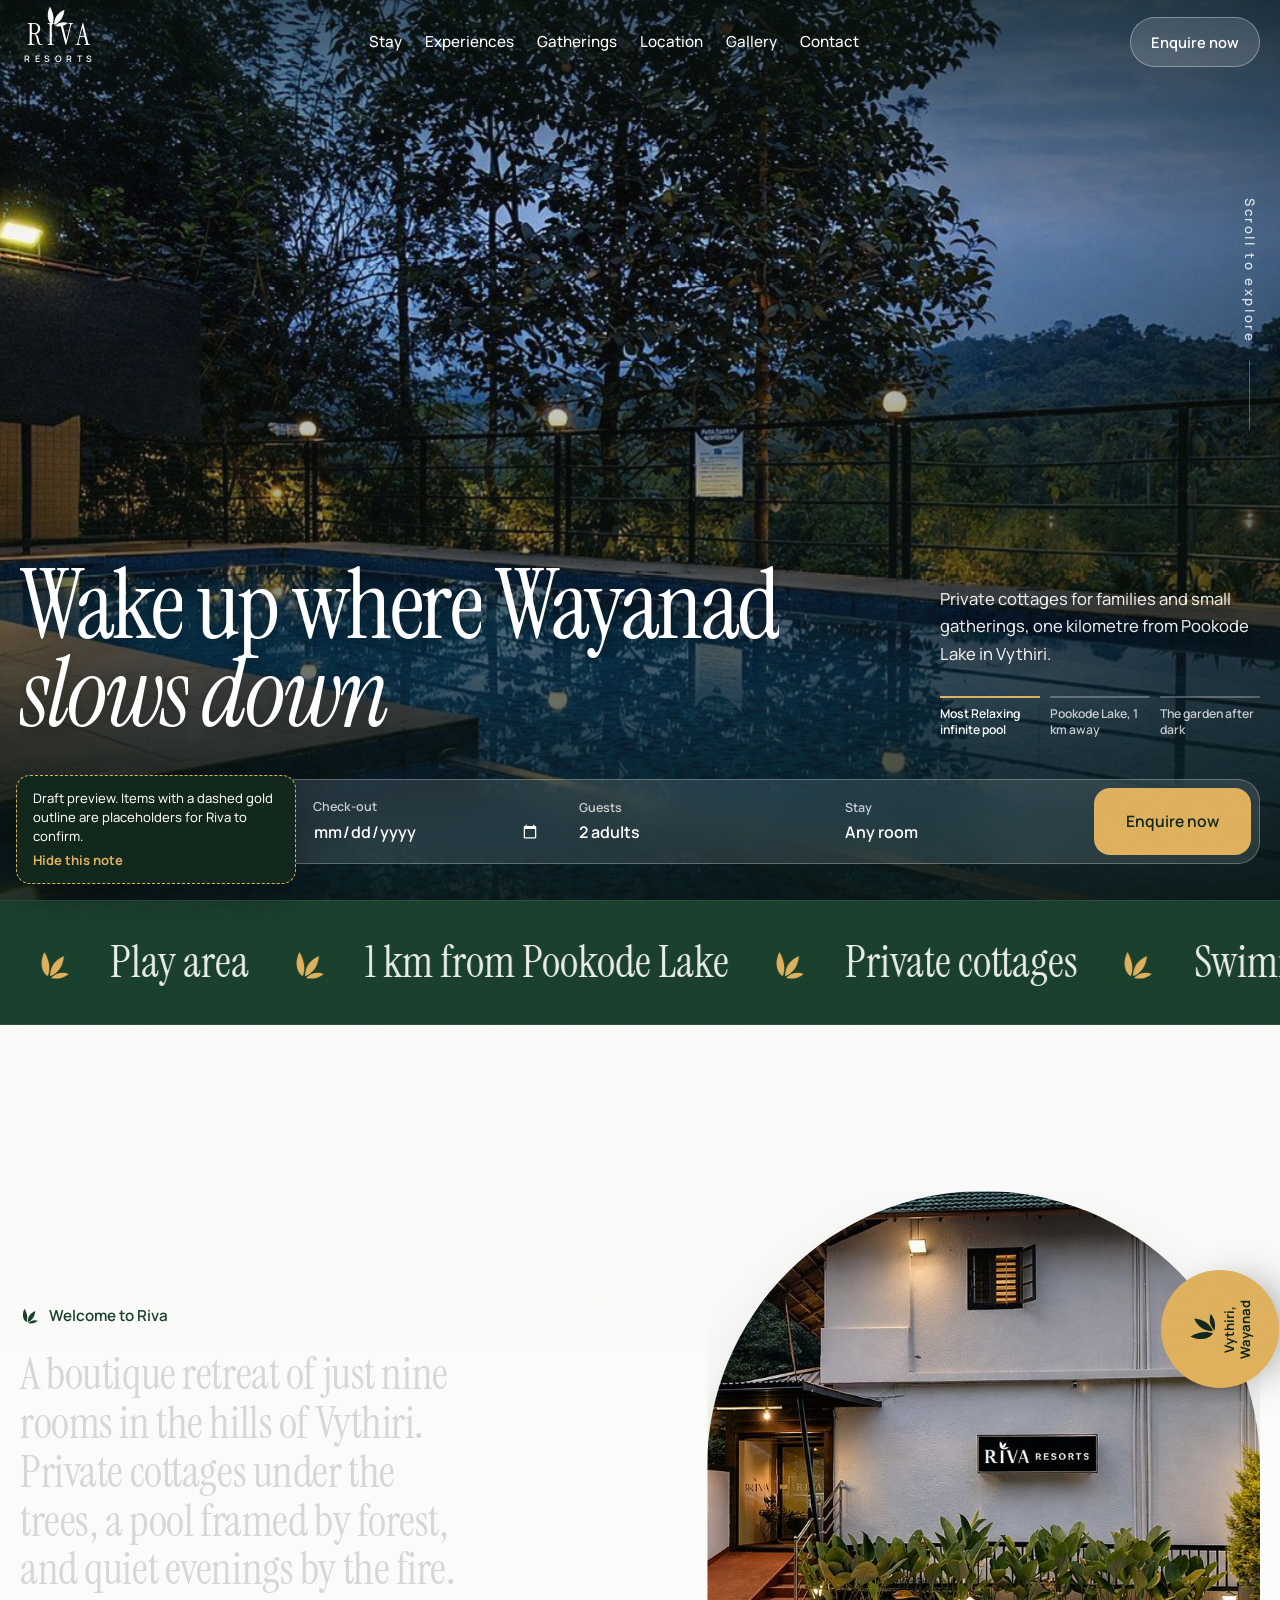
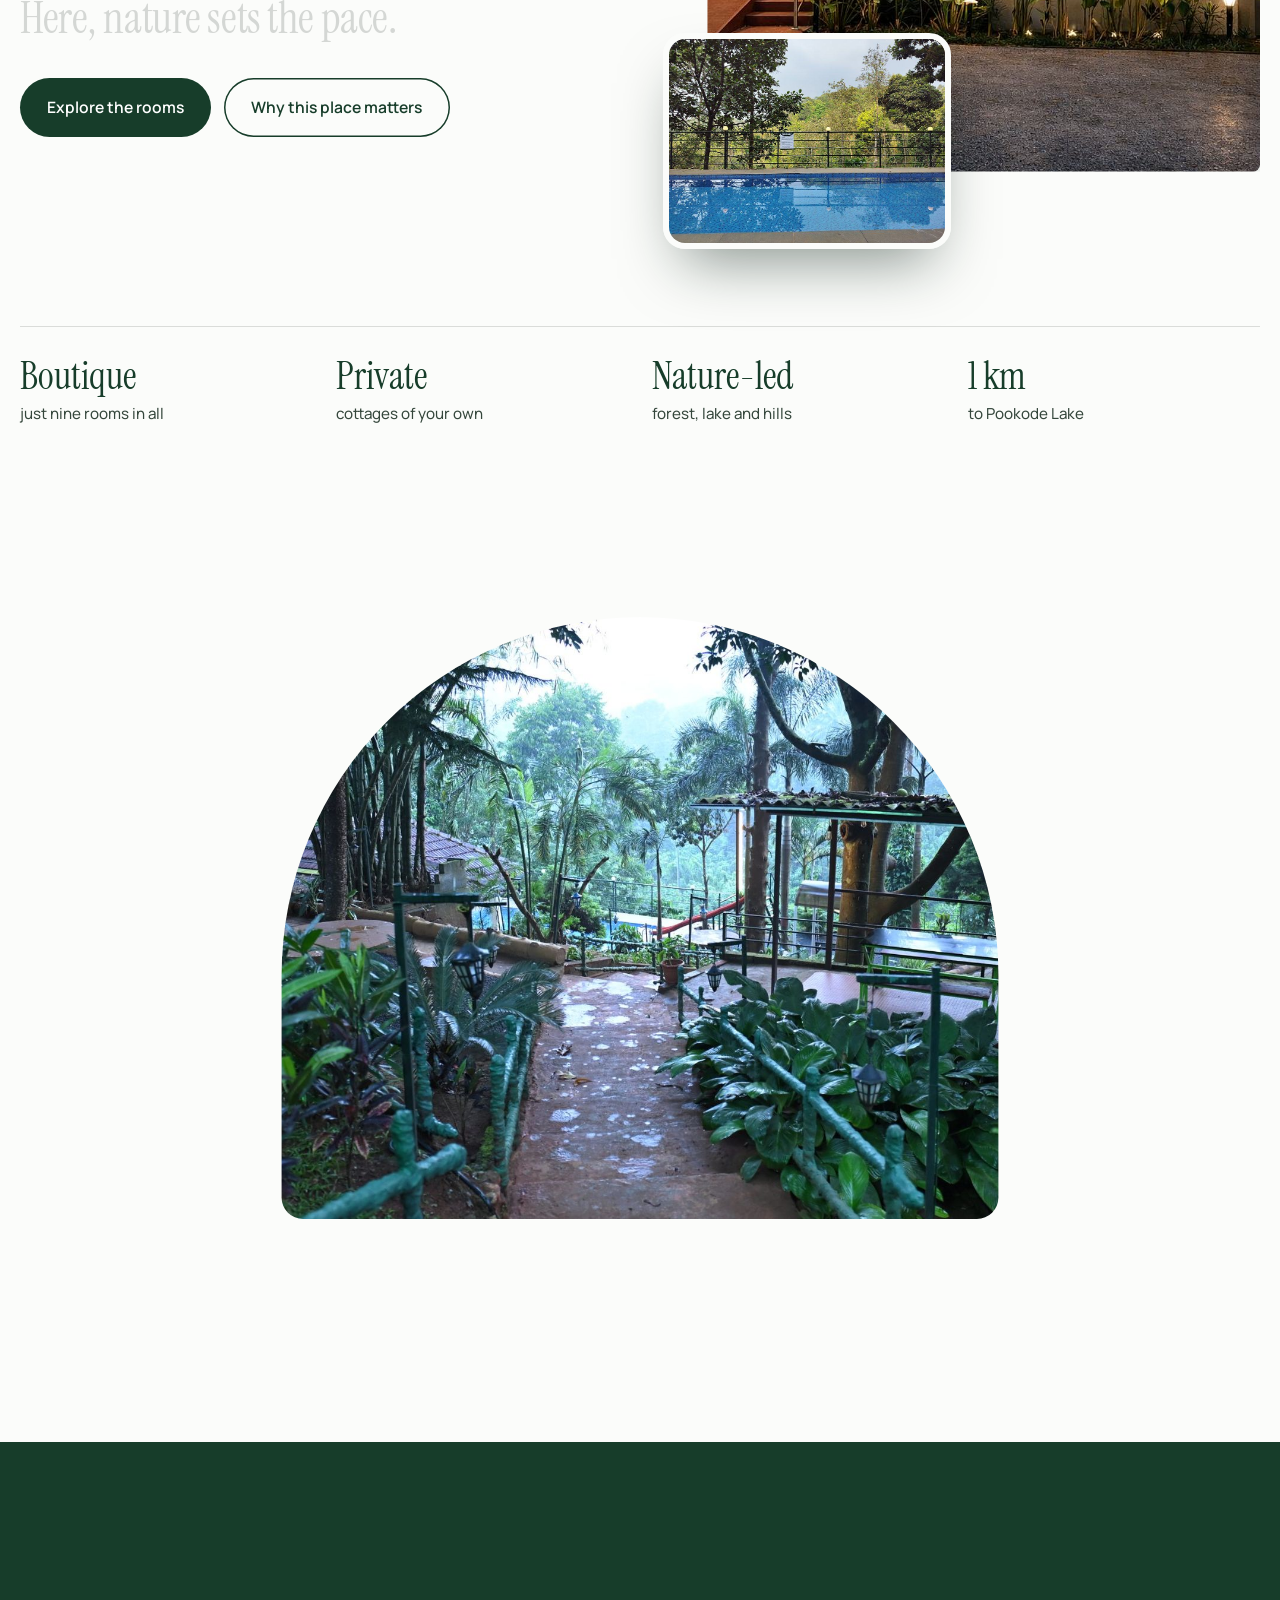
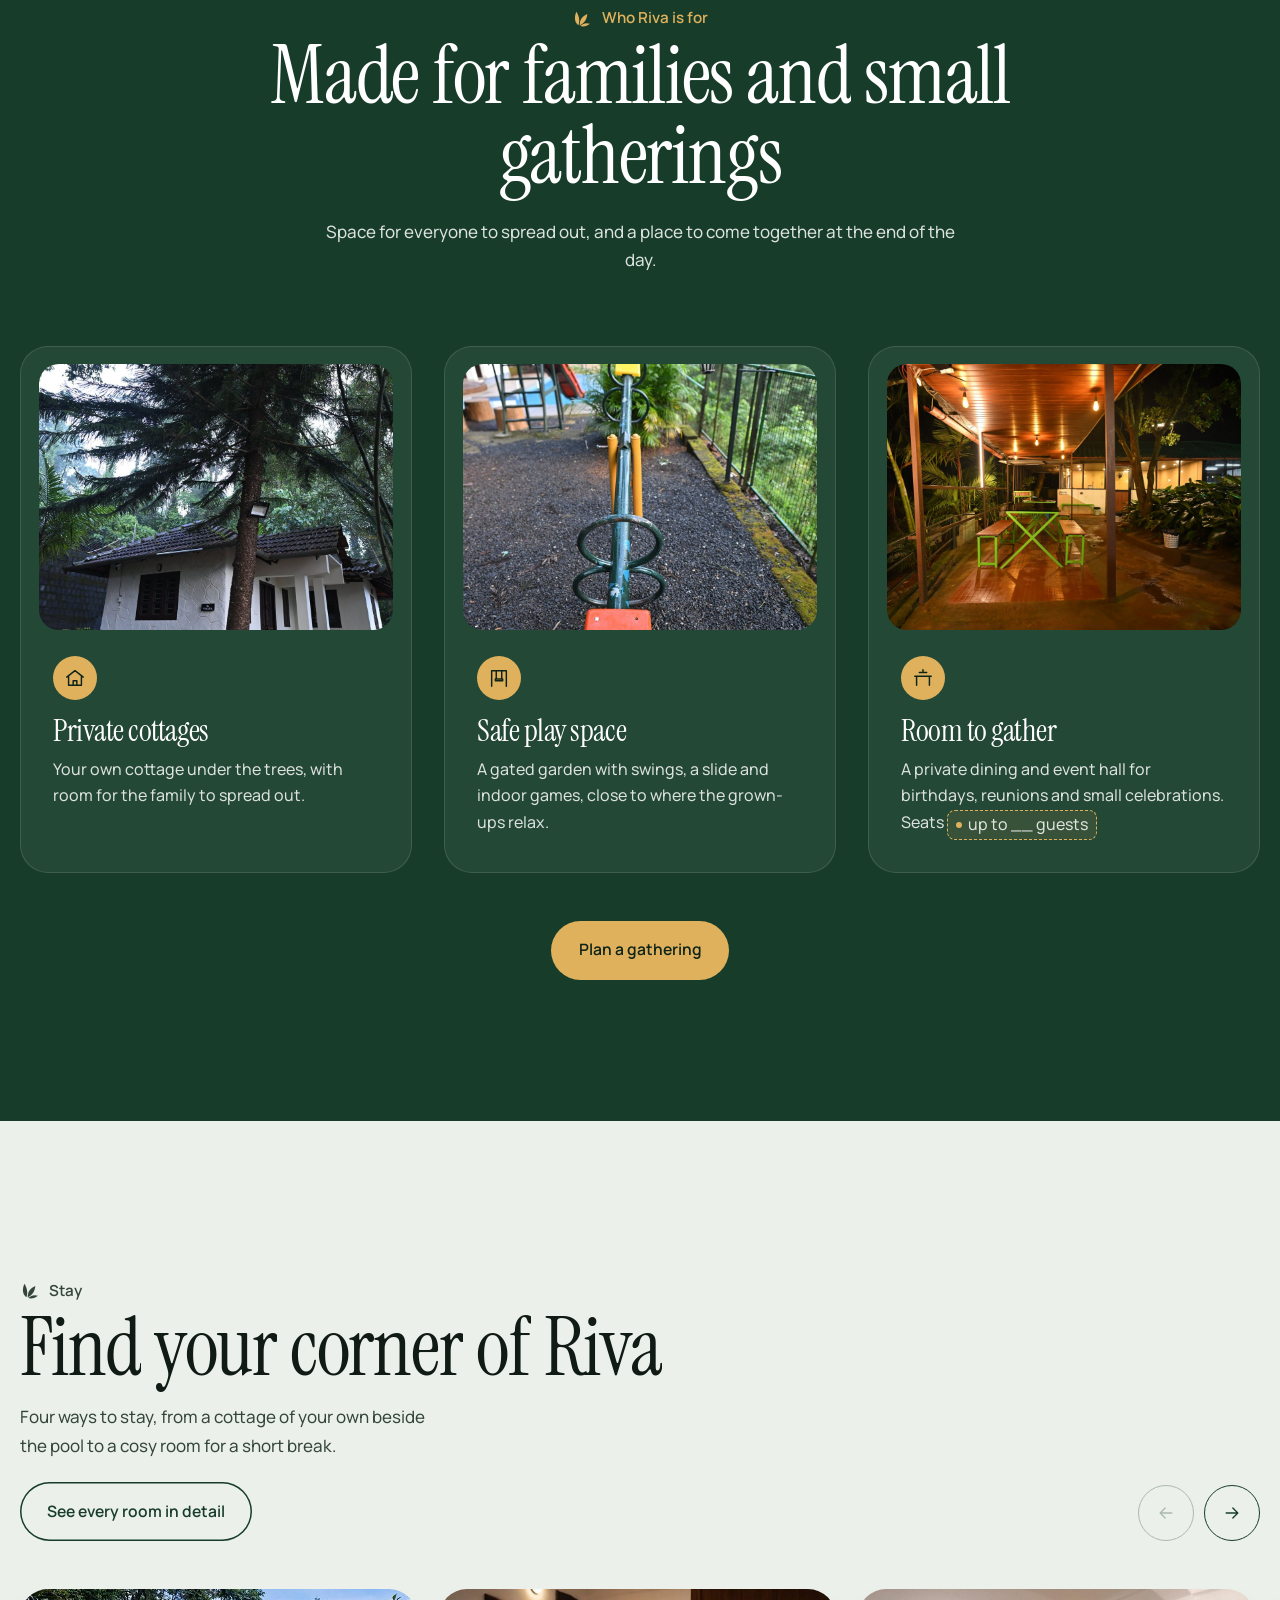
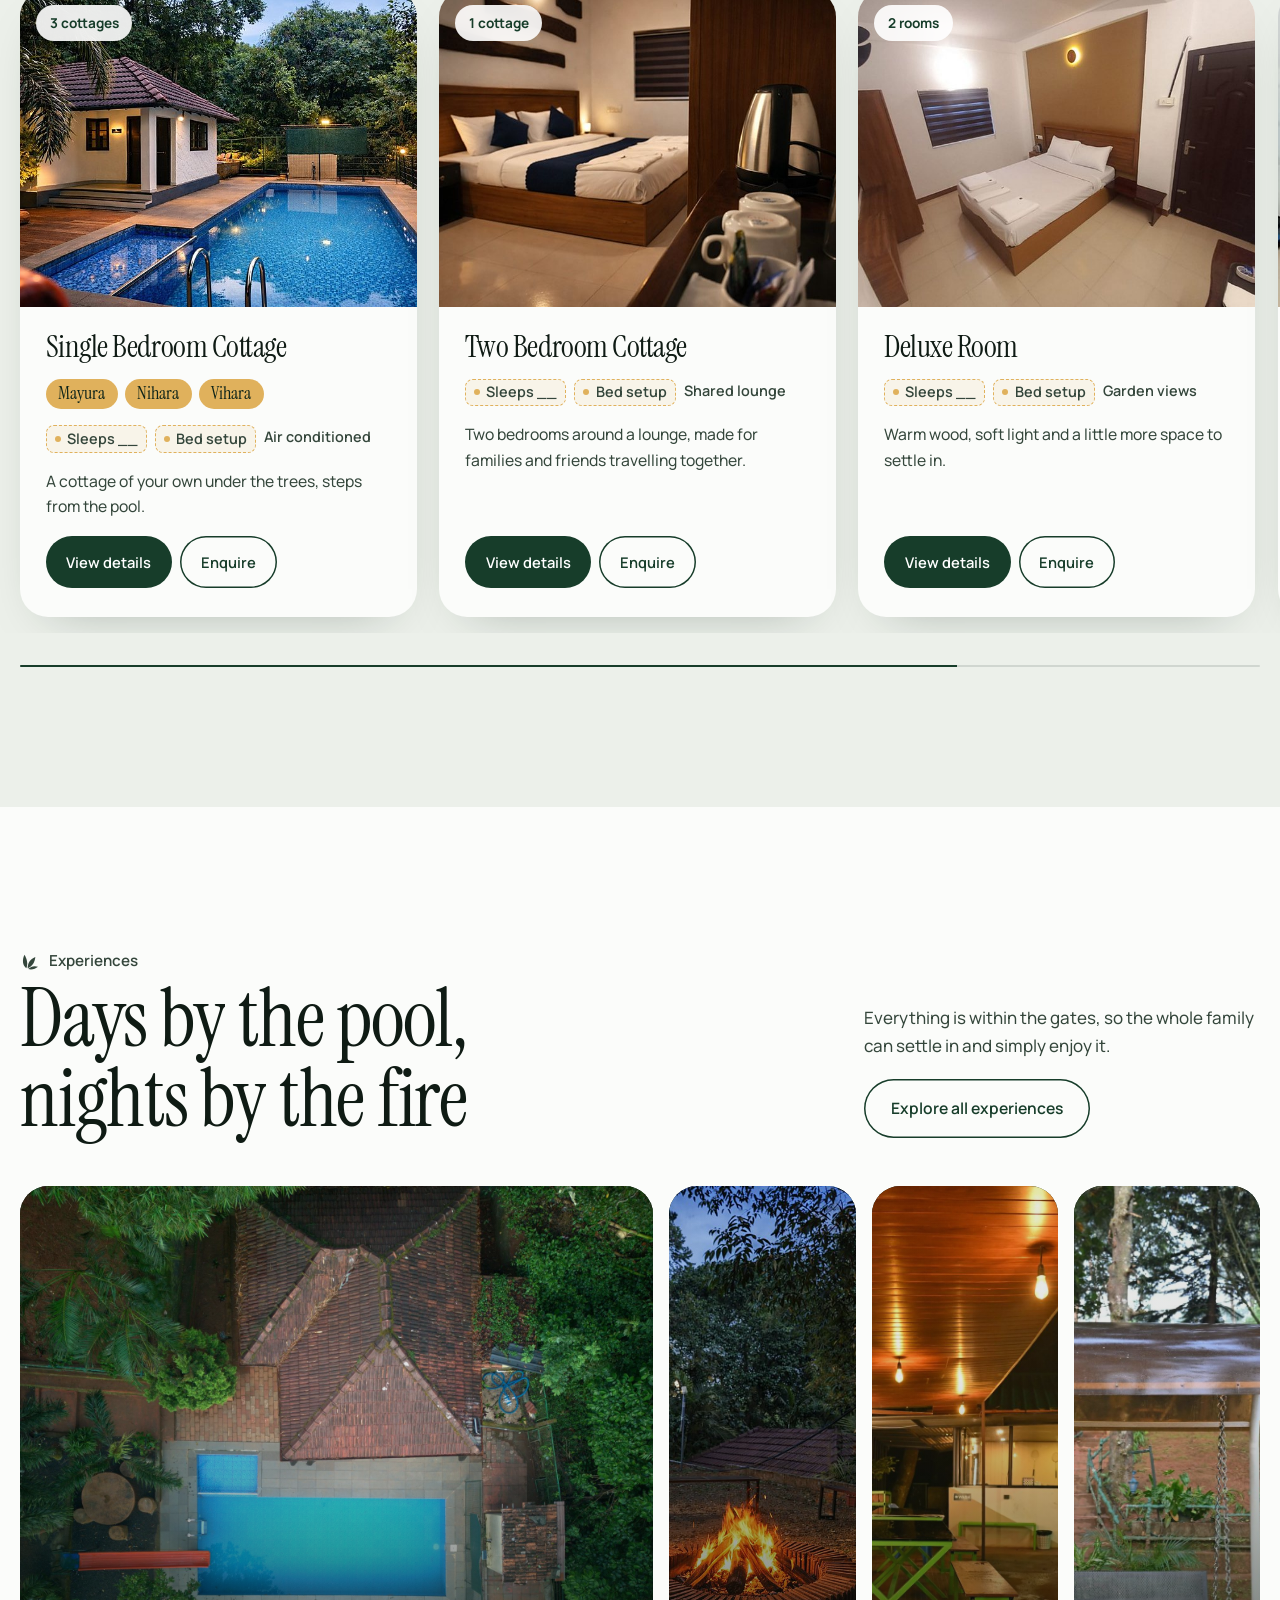
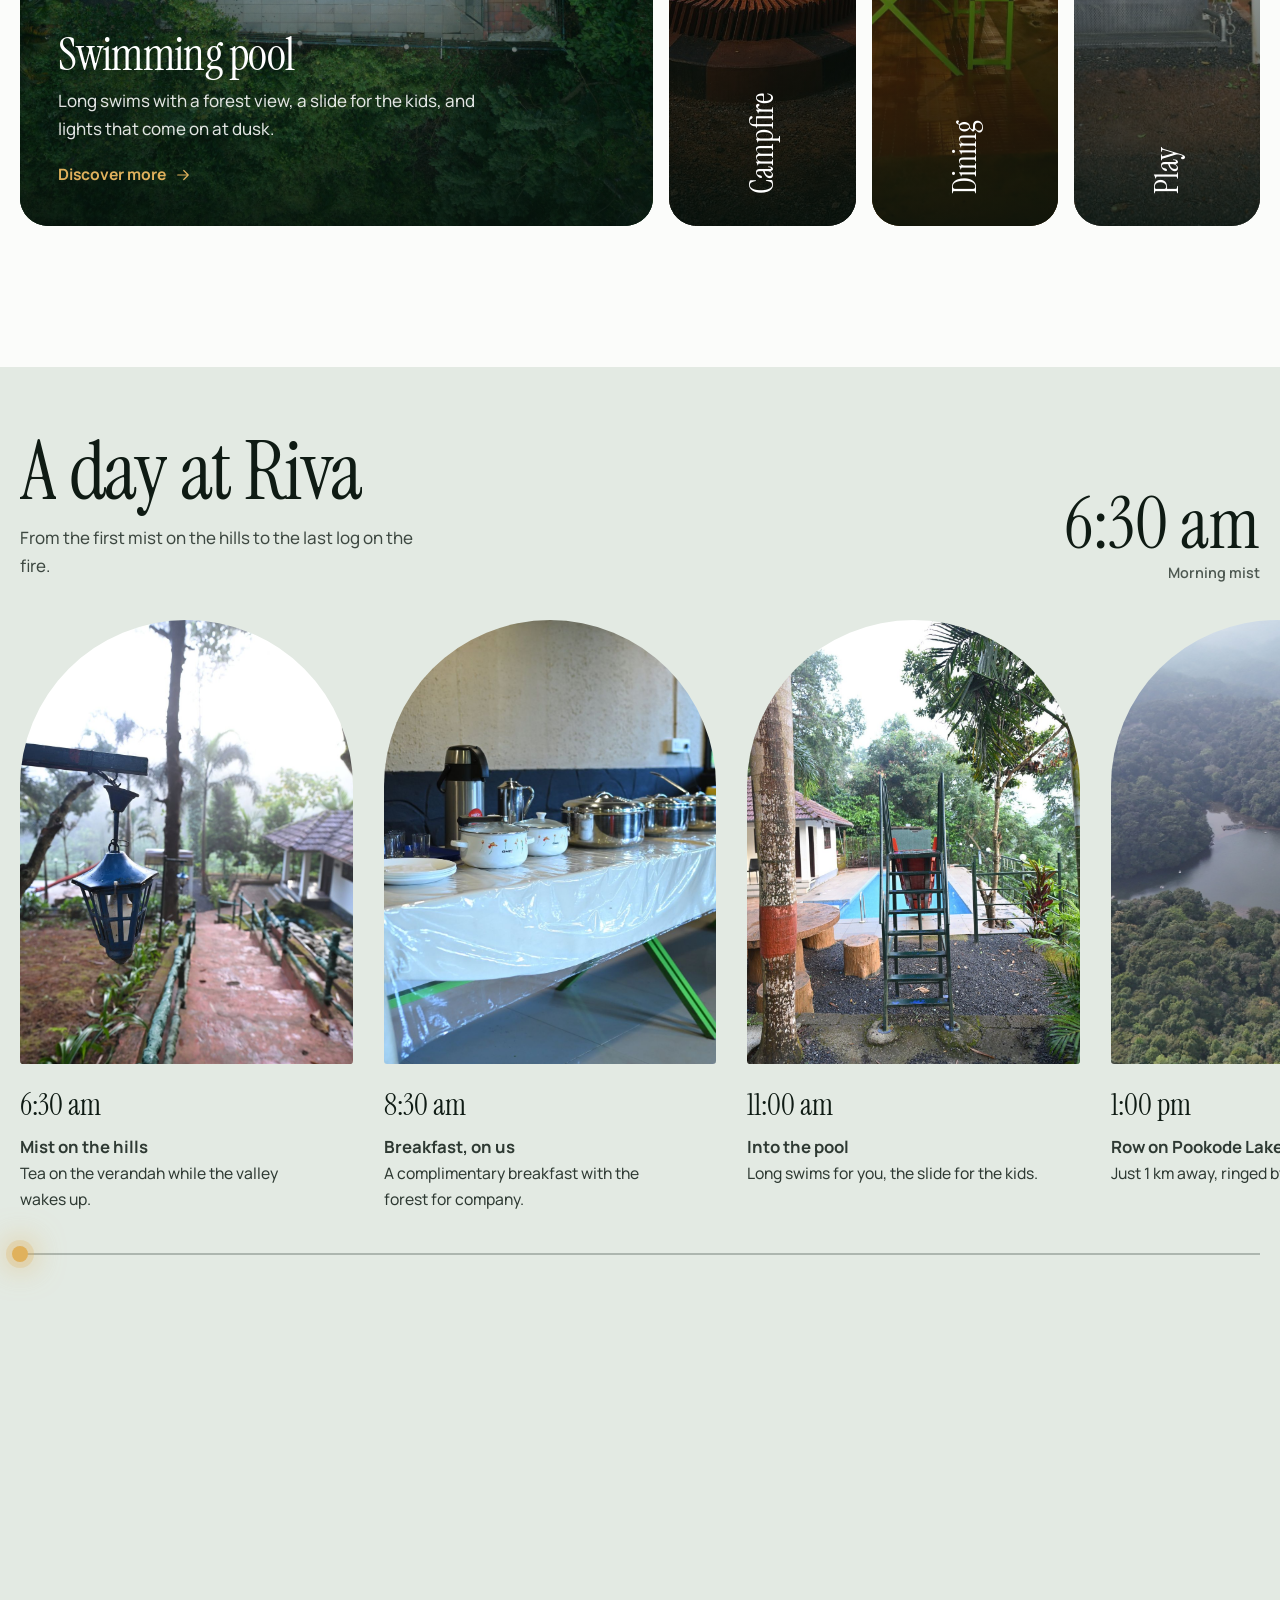
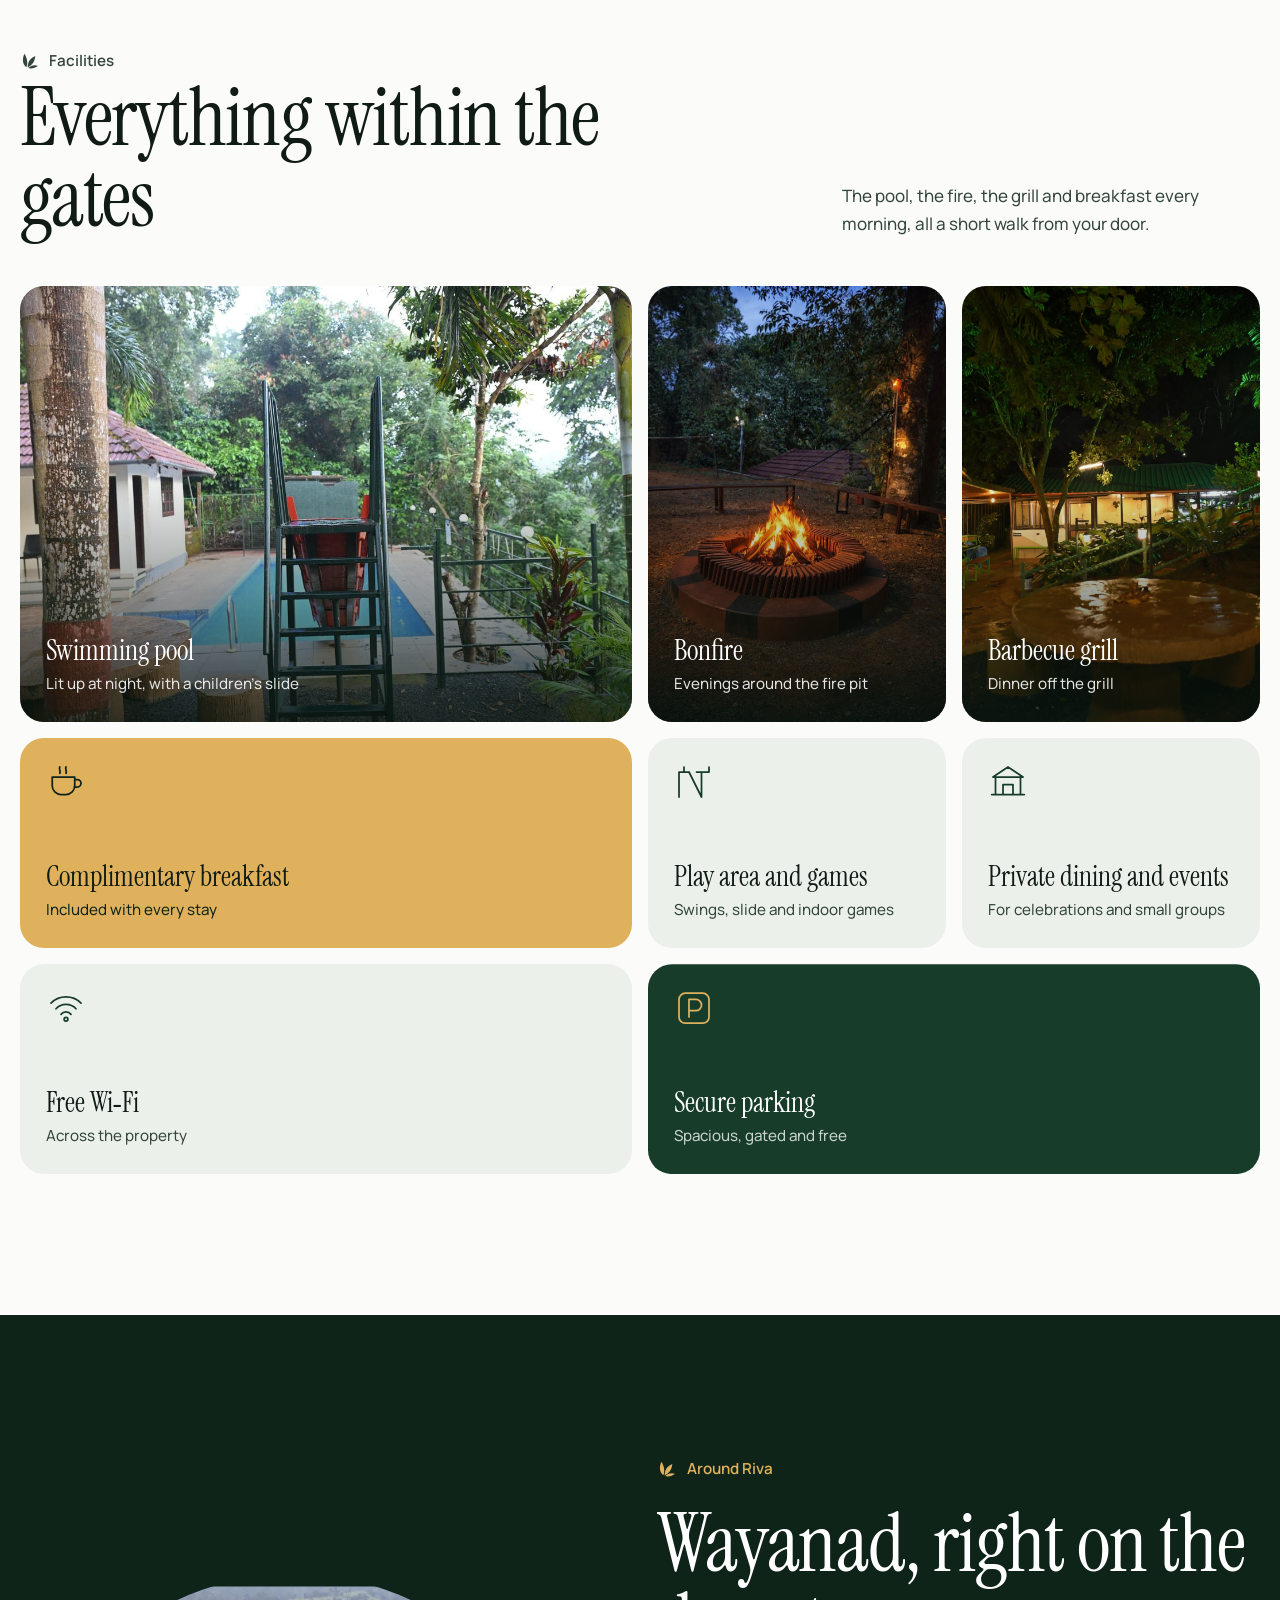
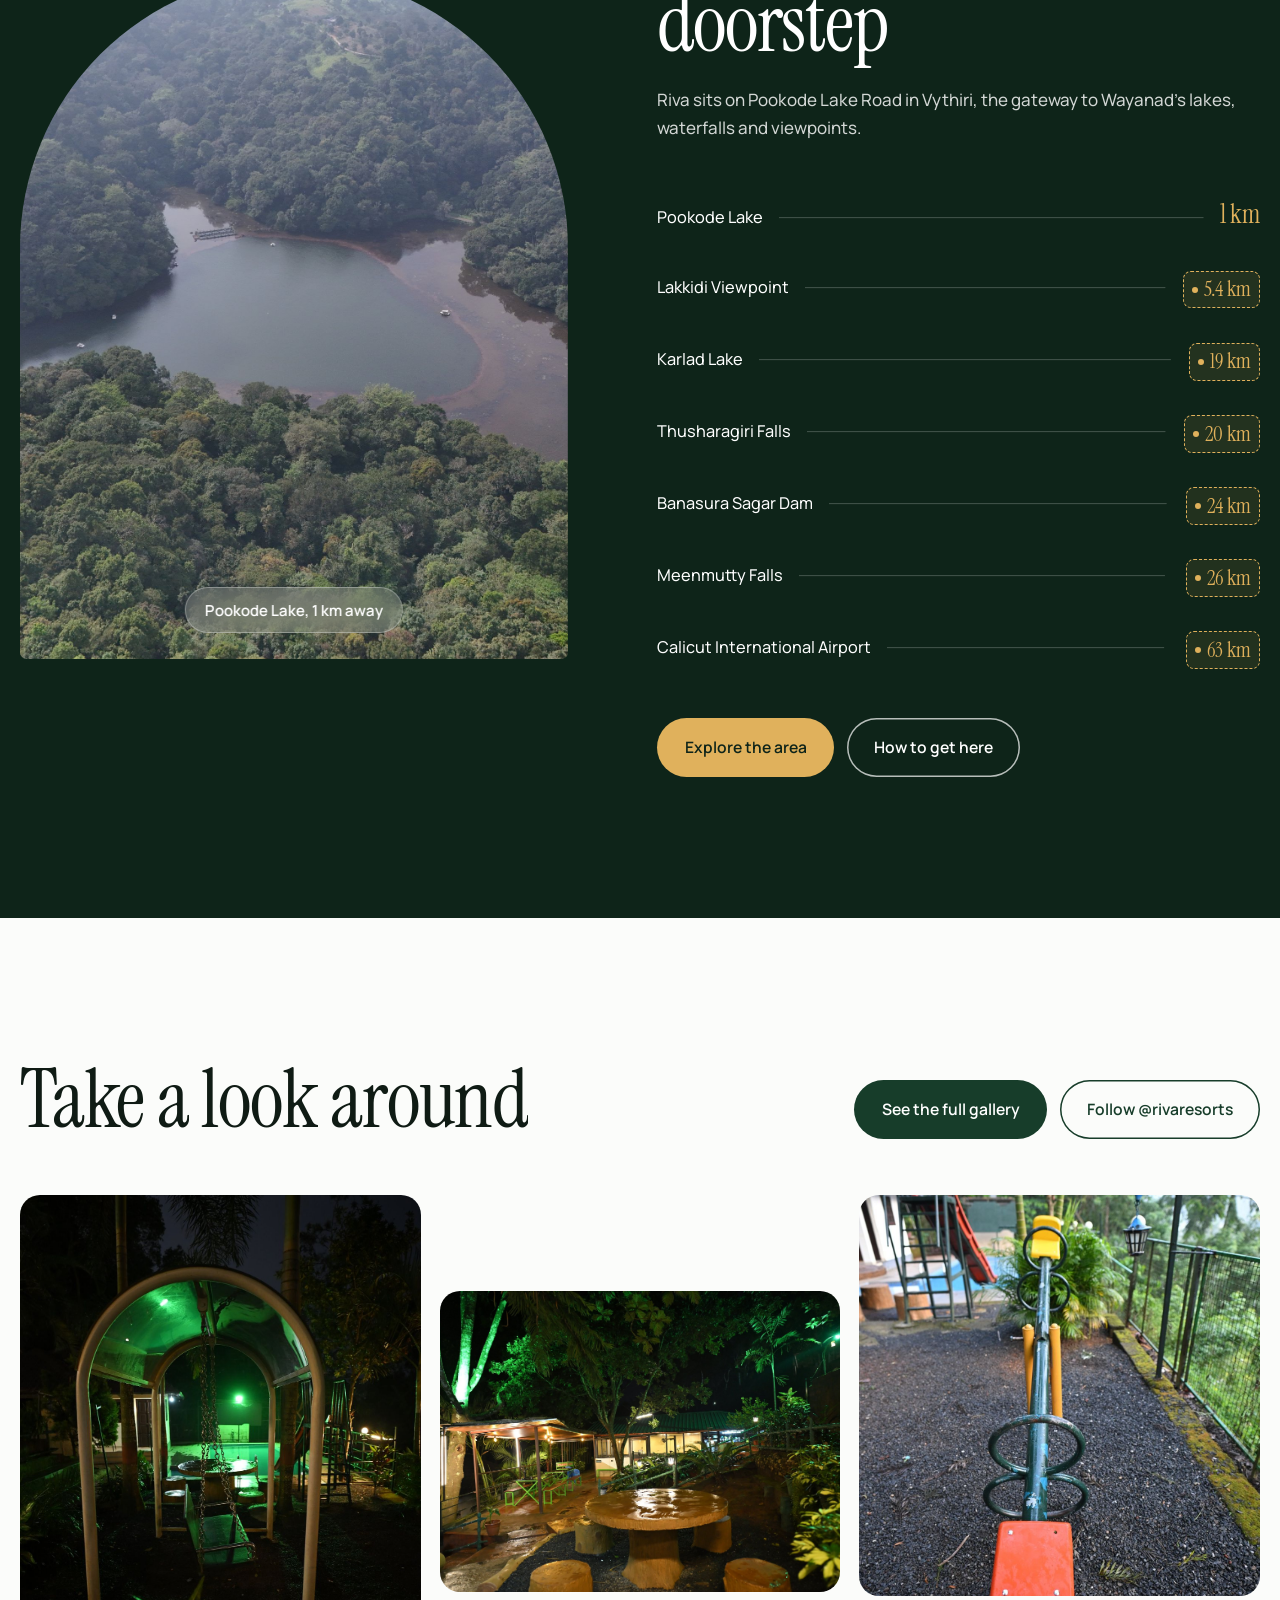
<file: index.html>
<!DOCTYPE html>
<html lang="en">
<head>
<meta charset="utf-8">
<meta name="viewport" content="width=device-width, initial-scale=1, viewport-fit=cover">
<title>Riva Resorts Wayanad | Boutique cottages for families near Pookode Lake</title>
<meta name="description" content="Riva Resorts is a boutique, nature-led retreat in Vythiri, Wayanad, 1 km from Pookode Lake. Private cottages and rooms for families and small gatherings, with a pool, campfire nights, barbecue and play area.">
<meta property="og:title" content="Riva Resorts Wayanad">
<meta property="og:description" content="Private cottages for families and small gatherings, 1 km from Pookode Lake, Wayanad.">
<link rel="icon" type="image/svg+xml" href="assets/favicon.svg">
<link rel="apple-touch-icon" href="assets/apple-touch-icon.png">
<link rel="canonical" href="https://rivaresortswayanad.in/">
<meta property="og:type" content="website">
<meta property="og:url" content="https://rivaresortswayanad.in/">
<meta property="og:site_name" content="Riva Resorts Wayanad">
<meta property="og:image" content="https://rivaresortswayanad.in/assets/images/a-cottage-dusk.jpg">
<meta name="twitter:card" content="summary_large_image">
<meta name="theme-color" content="#0E2419">
<script>document.documentElement.classList.add('js');</script>
<link rel="stylesheet" href="assets/css/site.css">
</head>
<body data-page="home">
<div class="grain" aria-hidden="true"></div>
<div class="cursor" aria-hidden="true"><span>View</span></div>
<svg width="0" height="0" style="position:absolute" aria-hidden="true">
  <symbol id="sprig" viewBox="0 0 40 40">
    <path d="M14 36C6 30 4 18 10 6c6 10 8 21 4 30z"/>
    <path d="M17 36c0-11 5-20 17-25-1 12-7 21-17 25z"/>
    <path d="M18 38c6-6 14-8 22-5-6 5-14 7-22 5z"/>
  </symbol>
  <symbol id="wa" viewBox="0 0 32 32"><path d="M16 3a13 13 0 0 0-11.2 19.6L3 29l6.6-1.7A13 13 0 1 0 16 3zm0 23.7c-2 0-4-.5-5.7-1.6l-.4-.2-3.9 1 1-3.8-.3-.4A10.7 10.7 0 1 1 16 26.7zm5.9-8c-.3-.2-1.9-.9-2.2-1-.3-.1-.5-.2-.7.2l-1 1.2c-.2.2-.4.2-.7.1a8.8 8.8 0 0 1-4.4-3.8c-.3-.6.3-.5 1-1.7.1-.2 0-.4 0-.5l-1-2.4c-.3-.6-.5-.5-.7-.5h-.6c-.2 0-.6.1-.9.4-.3.3-1.2 1.2-1.2 2.9s1.2 3.3 1.4 3.6c.2.2 2.4 3.7 5.9 5.2 2.2.9 3 1 4.1.8.7-.1 1.9-.8 2.2-1.5.3-.8.3-1.4.2-1.5-.1-.2-.3-.2-.6-.4z"/></symbol>
  <symbol id="arrow" viewBox="0 0 24 24"><path d="M5 12h14M13 6l6 6-6 6" fill="none" stroke="currentColor" stroke-width="1.6" stroke-linecap="round" stroke-linejoin="round"/></symbol>
  <symbol id="arrow-l" viewBox="0 0 24 24"><path d="M19 12H5M11 6l-6 6 6 6" fill="none" stroke="currentColor" stroke-width="1.6" stroke-linecap="round" stroke-linejoin="round"/></symbol>
  <symbol id="ig" viewBox="0 0 24 24"><rect x="3" y="3" width="18" height="18" rx="5" fill="none" stroke="currentColor" stroke-width="1.6"/><circle cx="12" cy="12" r="4" fill="none" stroke="currentColor" stroke-width="1.6"/><circle cx="17.5" cy="6.5" r="1.1" fill="currentColor"/></symbol>
</svg>


<div class="loader" aria-hidden="true">
  <div class="mark">
    <svg class="lsprig" viewBox="0 0 40 40">
      <path d="M14 36C6 30 4 18 10 6c6 10 8 21 4 30z"/>
      <path d="M17 36c0-11 5-20 17-25-1 12-7 21-17 25z"/>
      <path d="M18 38c6-6 14-8 22-5-6 5-14 7-22 5z"/>
    </svg>
    <div class="letters"><span>R</span><span>I</span><span>V</span><span>A</span></div>
    <small>RESORTS</small>
  </div>
</div>

<header class="header">
  <div class="wrap bar">
    <a class="brand" href="index.html" aria-label="Riva Resorts, home">
      <span class="word">R<span class="i">I<svg class="sprig" aria-hidden="true"><use href="#sprig"/></svg></span>VA</span>
      <small>RESORTS</small>
    </a>
    <nav class="nav" aria-label="Main">
      <a href="stay.html"><span>Stay</span><span aria-hidden="true">Stay</span></a>
      <a href="experiences.html"><span>Experiences</span><span aria-hidden="true">Experiences</span></a>
      <a href="gatherings.html"><span>Gatherings</span><span aria-hidden="true">Gatherings</span></a>
      <a href="location.html"><span>Location</span><span aria-hidden="true">Location</span></a>
      <a href="gallery.html"><span>Gallery</span><span aria-hidden="true">Gallery</span></a>
      <a href="contact.html"><span>Contact</span><span aria-hidden="true">Contact</span></a>
    </nav>
    <div class="head-cta">
      <a class="btn btn-forest magnetic" href="#enquire">Enquire now</a>
      <button class="menu-btn" type="button" aria-label="Open menu" aria-expanded="false" aria-controls="mobile-menu"><i></i><i></i></button>
    </div>
  </div>
</header>
<nav class="mobile-menu" id="mobile-menu" aria-label="Mobile">
  <a href="stay.html">Stay</a>
  <a href="experiences.html">Experiences</a>
  <a href="gatherings.html">Gatherings</a>
  <a href="location.html">Location</a>
  <a href="gallery.html">Gallery</a>
  <a href="contact.html">Contact</a>
  <div class="mm-foot"><a href="tel:+919048322999" style="font-family:var(--sans);font-size:1.1rem">+91 90483 22999</a></div>
</nav>


<main id="top">
  <!-- 1. Hero -->
  <section class="hero" aria-label="Welcome">
    <div class="hero-media">
      <div class="slide on" data-label="Most Relaxing infinite pool"><img src="assets/images/g-hero-pool-dusk.jpg" alt="Aerial view of a Riva cottage and the pool at dusk, ringed by forest" fetchpriority="high"></div>
      <div class="slide" data-label="Pookode Lake, 1 km away"><img src="assets/images/a-pookode.jpg" alt="Pookode Lake from above, surrounded by misty forest" loading="lazy"></div>
      <div class="slide" data-label="The garden after dark"><img src="assets/images/p-garden-night-2.jpg" alt="The garden at night, trees lit green above the dining area" loading="lazy"></div>
    </div>
    <div class="wrap">
      <div class="hero-copy">
        <h1 class="split hero-title">Wake up where Wayanad <em>slows down</em></h1>
        <div class="hero-side fade-up"><p class="hero-sub">Private cottages for families and small gatherings, one kilometre from Pookode Lake in Vythiri.</p>
          <div class="slide-nav" role="group" aria-label="Hero photos"></div></div>
      </div>
      <form class="booking-bar fade-up" data-wa data-quick novalidate aria-label="Enquire about dates">
        <div class="bb-field"><label for="q-in">Check-in</label><input id="q-in" name="checkin" type="date" data-in></div>
        <div class="bb-field"><label for="q-out">Check-out</label><input id="q-out" name="checkout" type="date" data-out></div>
        <div class="bb-field"><label for="q-guests">Guests</label>
          <select id="q-guests" name="guests"><option>1 adult</option><option selected>2 adults</option><option>2 adults, 1 child</option><option>2 adults, 2 children</option><option>3 to 4 guests</option><option>5 to 10 guests</option><option>More than 10 guests</option></select></div>
        <div class="bb-field"><label for="q-room">Stay</label>
          <select id="q-room" name="room"><option>Any room</option><option>Single Bedroom Cottage</option><option>Two Bedroom Cottage</option><option>Deluxe Room</option><option>Standard Room</option></select></div>
        <button class="btn btn-lamp" type="submit">Enquire now</button>
        <p class="bb-err form-error" role="alert"></p>
      </form>
    </div>
    <div class="scroll-cue" aria-hidden="true">Scroll to explore <i></i></div>
  </section>

  <div class="marquee" aria-hidden="true">
    <div class="marquee-track">
      <div class="marquee-group">
        <span>Private cottages</span><svg><use href="#sprig"/></svg>
        <span>Swimming pool</span><svg><use href="#sprig"/></svg>
        <span>Campfire nights</span><svg><use href="#sprig"/></svg>
        <span>Evening barbecue</span><svg><use href="#sprig"/></svg>
        <span>Play area</span><svg><use href="#sprig"/></svg>
        <span>1 km from Pookode Lake</span><svg><use href="#sprig"/></svg>
      </div>
      <div class="marquee-group">
        <span>Private cottages</span><svg><use href="#sprig"/></svg>
        <span>Swimming pool</span><svg><use href="#sprig"/></svg>
        <span>Campfire nights</span><svg><use href="#sprig"/></svg>
        <span>Evening barbecue</span><svg><use href="#sprig"/></svg>
        <span>Play area</span><svg><use href="#sprig"/></svg>
        <span>1 km from Pookode Lake</span><svg><use href="#sprig"/></svg>
      </div>
    </div>
  </div>

  <!-- 2. Welcome: boutique, private, nature-led -->
  <section class="intro" aria-labelledby="intro-label">
    <div class="wrap">
      <div class="intro-grid">
        <div>
          <p class="kicker" id="intro-label"><svg aria-hidden="true"><use href="#sprig"/></svg>Welcome to Riva</p>
          <p class="intro-text">A boutique retreat of just nine rooms in the hills of Vythiri. Private cottages under the trees, a pool framed by forest, and quiet evenings by the fire. Here, nature sets the pace.</p>
          <div class="btn-row" style="margin-top:2.2rem"><a class="btn btn-forest magnetic" href="stay.html">Explore the rooms</a><a class="btn btn-dark-line" href="location.html">Why this place matters</a></div>
        </div>
        <div class="intro-visual">
          <div class="main"><img src="assets/images/g-riva-house.jpg" alt="A lantern above the garden steps on a misty morning, with a cottage beyond" loading="lazy"></div>
          <div class="float"><img src="assets/images/g-pool-hills.jpg" alt="The pool seen from directly above, beside a cottage roof" loading="lazy"></div>
          <div class="badge"><span><svg viewBox="0 0 40 40" style="width:30px;height:30px;fill:var(--deep);display:block;margin:0 auto .3rem"><use href="#sprig"/></svg>Vythiri,<br>Wayanad</span></div>
        </div>
      </div>
      <div class="intro-meta">
        <div><b>Boutique</b>just nine rooms in all</div>
        <div><b>Private</b>cottages of your own</div>
        <div><b>Nature-led</b>forest, lake and hills</div>
        <div><b>1 km</b>to Pookode Lake</div>
      </div>
    </div>
  </section>

  <section class="grow" aria-label="The resort at dusk">
    <div class="grow-frame"><img src="assets/images/p-path-mist.jpg" alt="The misty garden path leading down past Vihara cottage to the dining area" loading="lazy"><span class="grow-cap">A monsoon morning on the garden path</span></div>
  </section>

  <!-- 3. Ideal for families and small gatherings -->
  <section class="gather" id="gatherings" aria-labelledby="gather-title">
    <div class="wrap">
      <div class="gather-head">
        <p class="kicker"><svg aria-hidden="true"><use href="#sprig"/></svg>Who Riva is for</p>
        <h2 id="gather-title" class="split">Made for families and small gatherings</h2>
        <p>Space for everyone to spread out, and a place to come together at the end of the day.</p>
      </div>
      <ul class="points">
        <li class="point">
          <div class="ph"><img src="assets/images/p-vihara.jpg" alt="Vihara cottage with its tiled roof under a tall tree" loading="lazy"></div>
          <div class="ic"><svg viewBox="0 0 24 24"><path d="M3 11l9-7 9 7M5 9.5V20h14V9.5M10 20v-5h4v5"/></svg></div>
          <h3><a class="point-link" href="stay.html#single">Private cottages</a></h3>
          <p>Your own cottage under the trees, with room for the family to spread out.</p>
        </li>
        <li class="point">
          <div class="ph"><img src="assets/images/p-seesaw.jpg" alt="The seesaw in the fenced play area" loading="lazy"></div>
          <div class="ic"><svg viewBox="0 0 24 24"><path d="M4 21V4h16v17M9 4v9M15 4v9M8 13h8v2H8z"/></svg></div>
          <h3><a class="point-link" href="experiences.html#play">Safe play space</a></h3>
          <p>A gated garden with swings, a slide and indoor games, close to where the grown-ups relax.</p>
        </li>
        <li class="point">
          <div class="ph"><img src="assets/images/p-dining-night.jpg" alt="The open-air dining area lit warmly at night" loading="lazy"></div>
          <div class="ic"><svg viewBox="0 0 24 24"><path d="M3 10h18M5 10v10M19 10v10M8 6h8M12 3v3"/></svg></div>
          <h3><a class="point-link" href="gatherings.html#spaces">Room to gather</a></h3>
          <p>A private dining and event hall for birthdays, reunions and small celebrations. Seats <span class="tbc">up to __ guests</span></p>
        </li>
      </ul>
      <div class="gather-cta"><a class="btn btn-lamp magnetic" href="gatherings.html">Plan a gathering</a></div>
    </div>
  </section>

  <!-- 4. Stay preview carousel -->
  <section class="stay" id="stay" aria-labelledby="stay-title">
    <div class="wrap stay-head">
      <div>
        <p class="kicker"><svg aria-hidden="true"><use href="#sprig"/></svg>Stay</p>
        <h2 id="stay-title" class="split">Find your corner of Riva</h2>
        <p>Four ways to stay, from a cottage of your own beside the pool to a cosy room for a short break.</p>
        <a class="btn btn-dark-line" href="stay.html" style="margin-top:1.4rem">See every room in detail</a>
      </div>
      <div class="car-ctrl">
        <button type="button" data-dir="-1" aria-label="Previous rooms"><svg><use href="#arrow-l"/></svg></button>
        <button type="button" data-dir="1" aria-label="Next rooms"><svg><use href="#arrow"/></svg></button>
      </div>
    </div>
    <div class="car" tabindex="0" aria-label="Rooms and cottages, scroll sideways">
      <article class="s-card">
        <div class="ph"><img src="assets/images/cottage-pool.jpg" alt="Single bedroom cottage beside the pool at dusk" loading="lazy" draggable="false"><span class="pill">3 cottages</span></div>
        <div class="body">
          <h3>Single Bedroom Cottage</h3>
          <ul class="names" aria-label="Cottage names"><li>Mayura</li><li>Nihara</li><li>Vihara</li></ul>
          <div class="specs"><span class="tbc">Sleeps __</span><span class="tbc">Bed setup</span><span>Air conditioned</span></div>
          <p>A cottage of your own under the trees, steps from the pool.</p>
          <div class="card-links"><a class="btn btn-forest" href="stay.html#single">View details</a><a class="btn btn-dark-line" href="#enquire" data-room="Single Bedroom Cottage">Enquire</a></div>
        </div>
      </article>
      <article class="s-card">
        <div class="ph"><img src="assets/images/twobed-bedroom.jpg" alt="Bedroom in the two bedroom cottage" loading="lazy" draggable="false"><span class="pill">1 cottage</span></div>
        <div class="body">
          <h3>Two Bedroom Cottage</h3>
          <div class="specs"><span class="tbc">Sleeps __</span><span class="tbc">Bed setup</span><span>Shared lounge</span></div>
          <p>Two bedrooms around a lounge, made for families and friends travelling together.</p>
          <div class="card-links"><a class="btn btn-forest" href="stay.html#two-bedroom">View details</a><a class="btn btn-dark-line" href="#enquire" data-room="Two Bedroom Cottage">Enquire</a></div>
        </div>
      </article>
      <article class="s-card">
        <div class="ph"><img src="assets/images/deluxe-room.jpg" alt="Deluxe room with wood-panelled wall" loading="lazy" draggable="false"><span class="pill">2 rooms</span></div>
        <div class="body">
          <h3>Deluxe Room</h3>
          <div class="specs"><span class="tbc">Sleeps __</span><span class="tbc">Bed setup</span><span>Garden views</span></div>
          <p>Warm wood, soft light and a little more space to settle in.</p>
          <div class="card-links"><a class="btn btn-forest" href="stay.html#deluxe">View details</a><a class="btn btn-dark-line" href="#enquire" data-room="Deluxe Room">Enquire</a></div>
        </div>
      </article>
      <article class="s-card">
        <div class="ph"><img src="assets/images/standard-room.jpg" alt="Standard room with double bed" loading="lazy" draggable="false"><span class="pill">2 rooms</span></div>
        <div class="body">
          <h3>Standard Room</h3>
          <div class="specs"><span class="tbc">Sleeps __</span><span class="tbc">Bed setup</span><span>Free Wi‑Fi</span></div>
          <p>Clean, cosy and thoughtfully kept, with the whole resort to enjoy.</p>
          <div class="card-links"><a class="btn btn-forest" href="stay.html#standard">View details</a><a class="btn btn-dark-line" href="#enquire" data-room="Standard Room">Enquire</a></div>
        </div>
      </article>
    </div>
    <div class="car-progress" aria-hidden="true"><i></i></div>
  </section>

  <!-- 5. Experience tiles -->
  <section class="exp" id="experiences" aria-labelledby="exp-title">
    <div class="wrap">
      <div class="exp-head">
        <div>
          <p class="kicker"><svg aria-hidden="true"><use href="#sprig"/></svg>Experiences</p>
          <h2 id="exp-title" class="split">Days by the pool, nights by the fire</h2>
        </div>
        <div class="exp-head-side"><p>Everything is within the gates, so the whole family can settle in and simply enjoy it.</p>
        <a class="btn btn-dark-line" href="experiences.html">Explore all experiences</a></div>
      </div>
      <div class="acc">
        <div class="panel active" tabindex="0" aria-expanded="true">
          <img src="assets/images/a-pool-top.jpg" alt="" loading="lazy">
          <span class="vlabel">Pool</span>
          <span class="ptext"><h3>Swimming pool</h3><p>Long swims with a forest view, a slide for the kids, and lights that come on at dusk.</p><a class="plink" href="experiences.html#pool">Discover more <svg aria-hidden="true"><use href="#arrow"/></svg></a></span>
        </div>
        <div class="panel" tabindex="0" aria-expanded="false">
          <img src="assets/images/campfire.jpg" alt="" loading="lazy">
          <span class="vlabel">Campfire</span>
          <span class="ptext"><h3>Campfire nights</h3><p>Gather round the fire pit for stories, music and the stars.</p><a class="plink" href="experiences.html#campfire">Discover more <svg aria-hidden="true"><use href="#arrow"/></svg></a></span>
        </div>
        <div class="panel" tabindex="0" aria-expanded="false">
          <img src="assets/images/p-dining-night.jpg" alt="" loading="lazy">
          <span class="vlabel">Dining</span>
          <span class="ptext"><h3>Barbecue and dining</h3><p>Complimentary breakfast every morning and barbecue dinners in the open-air dining space.</p><a class="plink" href="experiences.html#dining">Discover more <svg aria-hidden="true"><use href="#arrow"/></svg></a></span>
        </div>
        <div class="panel" tabindex="0" aria-expanded="false">
          <img src="assets/images/p-swing.jpg" alt="" loading="lazy">
          <span class="vlabel">Play</span>
          <span class="ptext"><h3>Play area and games</h3><p>Swings and a slide outdoors, and carrom and board games inside for rainy afternoons.</p><a class="plink" href="experiences.html#play">Discover more <svg aria-hidden="true"><use href="#arrow"/></svg></a></span>
        </div>
      </div>
    </div>
  </section>

    <section class="day" id="day" aria-labelledby="day-title">
    <div class="day-pin">
      <div class="wrap day-head">
        <div>
          <h2 id="day-title" class="split">A day at Riva</h2>
          <p>From the first mist on the hills to the last log on the fire.</p>
        </div>
        <div class="clock" aria-hidden="true"><span id="clock">6:30 am</span><small id="clock-label">Morning mist</small></div>
      </div>
      <div class="day-track">
        <figure class="moment" data-time="6:30 am" data-label="Morning mist">
          <div class="ph"><img src="assets/images/p-lantern-mist.jpg" alt="A lantern above misty garden steps in the early morning"></div>
          <time>6:30 am</time><figcaption><strong>Mist on the hills</strong>Tea on the verandah while the valley wakes up.</figcaption>
        </figure>
        <figure class="moment" data-time="8:30 am" data-label="Breakfast">
          <div class="ph"><img src="assets/images/p-breakfast.jpg" alt="The breakfast spread laid out in the dining hall"></div>
          <time>8:30 am</time><figcaption><strong>Breakfast, on us</strong>A complimentary breakfast with the forest for company.</figcaption>
        </figure>
        <figure class="moment" data-time="11:00 am" data-label="Pool time">
          <div class="ph"><img src="assets/images/p-slide-pool.jpg" alt="The slide ladder beside the pool"></div>
          <time>11:00 am</time><figcaption><strong>Into the pool</strong>Long swims for you, the slide for the kids.</figcaption>
        </figure>
        <figure class="moment" data-time="1:00 pm" data-label="Out exploring">
          <div class="ph"><img src="assets/images/a-pookode.jpg" alt="Aerial view of Pookode Lake ringed by misty forest"></div>
          <time>1:00 pm</time><figcaption><strong>Row on Pookode Lake</strong>Just 1 km away, ringed by forested hills.</figcaption>
        </figure>
        <figure class="moment" data-time="4:00 pm" data-label="Golden hour">
          <div class="ph"><img src="assets/images/p-swing.jpg" alt="A covered garden swing among areca palms"></div>
          <time>4:00 pm</time><figcaption><strong>Swing and play</strong>Garden swings, the play area and indoor games.</figcaption>
        </figure>
        <figure class="moment" data-time="7:30 pm" data-label="Dinner">
          <div class="ph"><img src="assets/images/p-dining-night.jpg" alt="The open-air dining area lit up at night"></div>
          <time>7:30 pm</time><figcaption><strong>Barbecue under the eaves</strong>Dinner off the grill in the open-air dining space.</figcaption>
        </figure>
        <figure class="moment" data-time="9:00 pm" data-label="Campfire">
          <div class="ph"><img src="assets/images/campfire.jpg" alt="Campfire in a round brick fire pit at night"></div>
          <time>9:00 pm</time><figcaption><strong>Campfire nights</strong>Stories, stars and the crackle of the bonfire.</figcaption>
        </figure>
      </div>
      <div class="sun-wrap" aria-hidden="true"><div class="sun-line"></div><div class="sun"></div></div>
    </div>
  </section>


  <!-- From v4 -->
  <section class="facilities" id="facilities" aria-labelledby="fac-title">
    <div class="wrap">
      <div class="fac-head">
        <div>
          <p class="kicker"><svg aria-hidden="true"><use href="#sprig"/></svg>Facilities</p>
          <h2 id="fac-title" class="split">Everything within the gates</h2>
        </div>
        <p>The pool, the fire, the grill and breakfast every morning, all a short walk from your door.</p>
      </div>
      <div class="bento">
        <a class="tile photo t-pool" href="experiences.html#pool"><img src="assets/images/p-slide-pool.jpg" alt="" loading="lazy"><div><b>Swimming pool</b><span>Lit up at night, with a children's slide</span></div></a>
        <a class="tile photo t-fire" href="experiences.html#campfire"><img src="assets/images/campfire.jpg" alt="" loading="lazy"><div><b>Bonfire</b><span>Evenings around the fire pit</span></div></a>
        <a class="tile photo t-bbq" href="experiences.html#dining"><img src="assets/images/p-garden-night.jpg" alt="" loading="lazy"><div><b>Barbecue grill</b><span>Dinner off the grill</span></div></a>
        <a class="tile lamp t-wide" href="experiences.html#dining"><svg class="ic" viewBox="0 0 32 32"><path d="M5 12h18v7a7 7 0 0 1-7 7h-4a7 7 0 0 1-7-7zM23 14h2a3 3 0 0 1 0 6h-2.5M11 4c-1 2 1 3 0 5M16 4c-1 2 1 3 0 5"/></svg><b>Complimentary breakfast</b><span style="color:var(--deep)">Included with every stay</span></a>
        <a class="tile" href="experiences.html#play"><svg class="ic" viewBox="0 0 32 32"><path d="M4 28V8h8M12 8l10 20M22 8v20M18 8h10M8 8V4M28 8V4"/></svg><b>Play area and games</b><span>Swings, slide and indoor games</span></a>
        <a class="tile" href="gatherings.html#spaces"><svg class="ic" viewBox="0 0 32 32"><path d="M4 12h24M6 12v14M26 12v14M3 26h26M16 4l12 8H4zM12 18h8v8h-8z"/></svg><b>Private dining and events</b><span>For celebrations and small groups</span></a>
        <a class="tile t-wide" href="stay.html#included"><svg class="ic" viewBox="0 0 32 32"><path d="M4 12a17 17 0 0 1 24 0M8 16.5a11 11 0 0 1 16 0M12 21a5 5 0 0 1 8 0"/><circle cx="16" cy="25" r="1.5"/></svg><b>Free Wi‑Fi</b><span>Across the property</span></a>
        <a class="tile dark t-wide" href="contact.html#find-t"><svg class="ic" viewBox="0 0 32 32"><rect x="4" y="4" width="24" height="24" rx="5"/><path d="M12 23V9h5.5a4.5 4.5 0 0 1 0 9H12"/></svg><b>Secure parking</b><span>Spacious, gated and free</span></a>
      </div>
    </div>
  </section>

  <section class="around" id="around" aria-labelledby="around-title">
    <div class="wrap around-grid">
      <div class="around-photo"><img src="assets/images/a-pookode.jpg" alt="Pookode Lake from above, ringed by misty forest" loading="lazy"><span class="tag">Pookode Lake, 1 km away</span></div>
      <div>
        <p class="kicker" style="color:var(--lamp)"><svg aria-hidden="true"><use href="#sprig"/></svg>Around Riva</p>
        <h2 id="around-title" class="split">Wayanad, right on the doorstep</h2>
        <p>Riva sits on Pookode Lake Road in Vythiri, the gateway to Wayanad's lakes, waterfalls and viewpoints.</p>
        <ul class="around-dist">
          <li><span class="place">Pookode Lake</span><span class="lead"></span><span class="km">1 km</span></li>
          <li><span class="place">Lakkidi Viewpoint</span><span class="lead"></span><span class="km"><span class="tbc">5.4 km</span></span></li>
          <li><span class="place">Karlad Lake</span><span class="lead"></span><span class="km"><span class="tbc">19 km</span></span></li>
          <li><span class="place">Thusharagiri Falls</span><span class="lead"></span><span class="km"><span class="tbc">20 km</span></span></li>
          <li><span class="place">Banasura Sagar Dam</span><span class="lead"></span><span class="km"><span class="tbc">24 km</span></span></li>
          <li><span class="place">Meenmutty Falls</span><span class="lead"></span><span class="km"><span class="tbc">26 km</span></span></li>
          <li><span class="place">Calicut International Airport</span><span class="lead"></span><span class="km"><span class="tbc">63 km</span></span></li>
        </ul>
        <div class="btn-row" style="margin-top:2.2rem"><a class="btn btn-lamp magnetic" href="location.html#nearby">Explore the area</a><a class="btn btn-line" href="location.html#getting-here">How to get here</a></div>
      </div>
    </div>
  </section>

  <section class="gallery" id="gallery" aria-labelledby="gallery-title">
    <div class="wrap">
      <div class="gallery-head">
        <h2 id="gallery-title" class="split">Take a look around</h2>
        <div class="btn-row"><a class="btn btn-forest magnetic" href="gallery.html">See the full gallery</a><a class="btn btn-dark-line magnetic" href="https://www.instagram.com/rivaresorts" target="_blank" rel="noopener">Follow @rivaresorts</a></div>
      </div>
      <div class="cols">
        <div class="col" data-speed="-6">
          <button class="shot tall" type="button"><img src="assets/images/p-swing-night.jpg" alt="The garden swing lit green at night" loading="lazy"></button>
          <button class="shot wide" type="button"><img src="assets/images/p-breakfast.jpg" alt="Breakfast laid out in the dining hall" loading="lazy"></button>
        </div>
        <div class="col" data-speed="8">
          <button class="shot wide" type="button"><img src="assets/images/p-garden-night-2.jpg" alt="The garden after dark, with the games room glowing" loading="lazy"></button>
          <button class="shot tall" type="button"><img src="assets/images/p-stairs-day.jpg" alt="The red steps climbing to the main building" loading="lazy"></button>
        </div>
        <div class="col" data-speed="-10">
          <button class="shot sq" type="button"><img src="assets/images/p-seesaw.jpg" alt="The seesaw in the play area" loading="lazy"></button>
          <button class="shot wide" type="button"><img src="assets/images/p-stairs-night.jpg" alt="Lantern-lit steps at night" loading="lazy"></button>
        </div>
      </div>
    </div>
  </section>


  <!-- 6. Location teaser -->
  <section class="loc-teaser" aria-labelledby="loc-title">
    <div class="wrap loc-grid">
      <div class="map-card"><svg class="ill-map" viewBox="0 0 600 560" role="img" aria-labelledby="mapT mapD">
<title id="mapT">Illustrated map of Riva's setting</title>
<desc id="mapD">A simplified map, not to scale. The Kerala coast and Arabian Sea lie to the west. The Western Ghats rise inland, and Riva sits just over their crest at the edge of the Deccan plateau, beside Pookode Lake. The Kabini river flows east from here toward Mysuru and the Cauvery.</desc>
<rect class="land" width="600" height="560" rx="22"/>
<path class="plateau m-fade" d="M205,0 C208.8,16.7 218.5,66.7 228,100 C237.5,133.3 249.3,166.7 262,200 C274.7,233.3 289.0,263.3 304,300 C319.0,336.7 335.2,376.7 352,420 C368.8,463.3 396.2,536.7 405,560 L600,560 L600,0 Z"/>
<g class="dots m-fade"><circle cx="264" cy="20" r="1.6"/><circle cx="286" cy="20" r="1.6"/><circle cx="308" cy="20" r="1.6"/><circle cx="330" cy="20" r="1.6"/><circle cx="352" cy="20" r="1.6"/><circle cx="374" cy="20" r="1.6"/><circle cx="396" cy="20" r="1.6"/><circle cx="418" cy="20" r="1.6"/><circle cx="440" cy="20" r="1.6"/><circle cx="462" cy="20" r="1.6"/><circle cx="484" cy="20" r="1.6"/><circle cx="506" cy="20" r="1.6"/><circle cx="528" cy="20" r="1.6"/><circle cx="550" cy="20" r="1.6"/><circle cx="572" cy="20" r="1.6"/><circle cx="594" cy="20" r="1.6"/><circle cx="253" cy="42" r="1.6"/><circle cx="275" cy="42" r="1.6"/><circle cx="297" cy="42" r="1.6"/><circle cx="319" cy="42" r="1.6"/><circle cx="341" cy="42" r="1.6"/><circle cx="363" cy="42" r="1.6"/><circle cx="385" cy="42" r="1.6"/><circle cx="407" cy="42" r="1.6"/><circle cx="429" cy="42" r="1.6"/><circle cx="451" cy="42" r="1.6"/><circle cx="473" cy="42" r="1.6"/><circle cx="495" cy="42" r="1.6"/><circle cx="517" cy="42" r="1.6"/><circle cx="539" cy="42" r="1.6"/><circle cx="561" cy="42" r="1.6"/><circle cx="583" cy="42" r="1.6"/><circle cx="605" cy="42" r="1.6"/><circle cx="264" cy="64" r="1.6"/><circle cx="286" cy="64" r="1.6"/><circle cx="308" cy="64" r="1.6"/><circle cx="330" cy="64" r="1.6"/><circle cx="352" cy="64" r="1.6"/><circle cx="374" cy="64" r="1.6"/><circle cx="396" cy="64" r="1.6"/><circle cx="418" cy="64" r="1.6"/><circle cx="440" cy="64" r="1.6"/><circle cx="462" cy="64" r="1.6"/><circle cx="484" cy="64" r="1.6"/><circle cx="506" cy="64" r="1.6"/><circle cx="528" cy="64" r="1.6"/><circle cx="550" cy="64" r="1.6"/><circle cx="572" cy="64" r="1.6"/><circle cx="594" cy="64" r="1.6"/><circle cx="275" cy="86" r="1.6"/><circle cx="297" cy="86" r="1.6"/><circle cx="319" cy="86" r="1.6"/><circle cx="341" cy="86" r="1.6"/><circle cx="363" cy="86" r="1.6"/><circle cx="385" cy="86" r="1.6"/><circle cx="407" cy="86" r="1.6"/><circle cx="429" cy="86" r="1.6"/><circle cx="451" cy="86" r="1.6"/><circle cx="473" cy="86" r="1.6"/><circle cx="495" cy="86" r="1.6"/><circle cx="517" cy="86" r="1.6"/><circle cx="539" cy="86" r="1.6"/><circle cx="561" cy="86" r="1.6"/><circle cx="583" cy="86" r="1.6"/><circle cx="605" cy="86" r="1.6"/><circle cx="286" cy="108" r="1.6"/><circle cx="308" cy="108" r="1.6"/><circle cx="330" cy="108" r="1.6"/><circle cx="352" cy="108" r="1.6"/><circle cx="374" cy="108" r="1.6"/><circle cx="396" cy="108" r="1.6"/><circle cx="418" cy="108" r="1.6"/><circle cx="440" cy="108" r="1.6"/><circle cx="462" cy="108" r="1.6"/><circle cx="484" cy="108" r="1.6"/><circle cx="506" cy="108" r="1.6"/><circle cx="528" cy="108" r="1.6"/><circle cx="550" cy="108" r="1.6"/><circle cx="572" cy="108" r="1.6"/><circle cx="594" cy="108" r="1.6"/><circle cx="297" cy="130" r="1.6"/><circle cx="319" cy="130" r="1.6"/><circle cx="341" cy="130" r="1.6"/><circle cx="363" cy="130" r="1.6"/><circle cx="385" cy="130" r="1.6"/><circle cx="407" cy="130" r="1.6"/><circle cx="429" cy="130" r="1.6"/><circle cx="451" cy="130" r="1.6"/><circle cx="473" cy="130" r="1.6"/><circle cx="495" cy="130" r="1.6"/><circle cx="517" cy="130" r="1.6"/><circle cx="539" cy="130" r="1.6"/><circle cx="561" cy="130" r="1.6"/><circle cx="583" cy="130" r="1.6"/><circle cx="605" cy="130" r="1.6"/><circle cx="286" cy="152" r="1.6"/><circle cx="308" cy="152" r="1.6"/><circle cx="330" cy="152" r="1.6"/><circle cx="352" cy="152" r="1.6"/><circle cx="374" cy="152" r="1.6"/><circle cx="396" cy="152" r="1.6"/><circle cx="418" cy="152" r="1.6"/><circle cx="440" cy="152" r="1.6"/><circle cx="462" cy="152" r="1.6"/><circle cx="484" cy="152" r="1.6"/><circle cx="506" cy="152" r="1.6"/><circle cx="528" cy="152" r="1.6"/><circle cx="550" cy="152" r="1.6"/><circle cx="572" cy="152" r="1.6"/><circle cx="594" cy="152" r="1.6"/><circle cx="297" cy="174" r="1.6"/><circle cx="319" cy="174" r="1.6"/><circle cx="341" cy="174" r="1.6"/><circle cx="363" cy="174" r="1.6"/><circle cx="385" cy="174" r="1.6"/><circle cx="407" cy="174" r="1.6"/><circle cx="429" cy="174" r="1.6"/><circle cx="451" cy="174" r="1.6"/><circle cx="473" cy="174" r="1.6"/><circle cx="495" cy="174" r="1.6"/><circle cx="517" cy="174" r="1.6"/><circle cx="539" cy="174" r="1.6"/><circle cx="561" cy="174" r="1.6"/><circle cx="583" cy="174" r="1.6"/><circle cx="605" cy="174" r="1.6"/><circle cx="308" cy="196" r="1.6"/><circle cx="330" cy="196" r="1.6"/><circle cx="352" cy="196" r="1.6"/><circle cx="374" cy="196" r="1.6"/><circle cx="396" cy="196" r="1.6"/><circle cx="418" cy="196" r="1.6"/><circle cx="440" cy="196" r="1.6"/><circle cx="462" cy="196" r="1.6"/><circle cx="484" cy="196" r="1.6"/><circle cx="506" cy="196" r="1.6"/><circle cx="528" cy="196" r="1.6"/><circle cx="550" cy="196" r="1.6"/><circle cx="572" cy="196" r="1.6"/><circle cx="594" cy="196" r="1.6"/><circle cx="319" cy="218" r="1.6"/><circle cx="341" cy="218" r="1.6"/><circle cx="363" cy="218" r="1.6"/><circle cx="385" cy="218" r="1.6"/><circle cx="407" cy="218" r="1.6"/><circle cx="429" cy="218" r="1.6"/><circle cx="451" cy="218" r="1.6"/><circle cx="473" cy="218" r="1.6"/><circle cx="495" cy="218" r="1.6"/><circle cx="517" cy="218" r="1.6"/><circle cx="539" cy="218" r="1.6"/><circle cx="561" cy="218" r="1.6"/><circle cx="583" cy="218" r="1.6"/><circle cx="605" cy="218" r="1.6"/><circle cx="330" cy="240" r="1.6"/><circle cx="352" cy="240" r="1.6"/><circle cx="374" cy="240" r="1.6"/><circle cx="396" cy="240" r="1.6"/><circle cx="418" cy="240" r="1.6"/><circle cx="440" cy="240" r="1.6"/><circle cx="462" cy="240" r="1.6"/><circle cx="484" cy="240" r="1.6"/><circle cx="506" cy="240" r="1.6"/><circle cx="528" cy="240" r="1.6"/><circle cx="550" cy="240" r="1.6"/><circle cx="572" cy="240" r="1.6"/><circle cx="594" cy="240" r="1.6"/><circle cx="341" cy="262" r="1.6"/><circle cx="363" cy="262" r="1.6"/><circle cx="385" cy="262" r="1.6"/><circle cx="407" cy="262" r="1.6"/><circle cx="429" cy="262" r="1.6"/><circle cx="451" cy="262" r="1.6"/><circle cx="473" cy="262" r="1.6"/><circle cx="495" cy="262" r="1.6"/><circle cx="517" cy="262" r="1.6"/><circle cx="539" cy="262" r="1.6"/><circle cx="561" cy="262" r="1.6"/><circle cx="583" cy="262" r="1.6"/><circle cx="605" cy="262" r="1.6"/><circle cx="352" cy="284" r="1.6"/><circle cx="374" cy="284" r="1.6"/><circle cx="396" cy="284" r="1.6"/><circle cx="418" cy="284" r="1.6"/><circle cx="440" cy="284" r="1.6"/><circle cx="462" cy="284" r="1.6"/><circle cx="484" cy="284" r="1.6"/><circle cx="506" cy="284" r="1.6"/><circle cx="528" cy="284" r="1.6"/><circle cx="550" cy="284" r="1.6"/><circle cx="572" cy="284" r="1.6"/><circle cx="594" cy="284" r="1.6"/><circle cx="363" cy="306" r="1.6"/><circle cx="561" cy="306" r="1.6"/><circle cx="583" cy="306" r="1.6"/><circle cx="605" cy="306" r="1.6"/><circle cx="374" cy="328" r="1.6"/><circle cx="572" cy="328" r="1.6"/><circle cx="594" cy="328" r="1.6"/><circle cx="363" cy="350" r="1.6"/><circle cx="385" cy="350" r="1.6"/><circle cx="407" cy="350" r="1.6"/><circle cx="429" cy="350" r="1.6"/><circle cx="451" cy="350" r="1.6"/><circle cx="473" cy="350" r="1.6"/><circle cx="495" cy="350" r="1.6"/><circle cx="517" cy="350" r="1.6"/><circle cx="539" cy="350" r="1.6"/><circle cx="561" cy="350" r="1.6"/><circle cx="583" cy="350" r="1.6"/><circle cx="605" cy="350" r="1.6"/><circle cx="374" cy="372" r="1.6"/><circle cx="396" cy="372" r="1.6"/><circle cx="418" cy="372" r="1.6"/><circle cx="440" cy="372" r="1.6"/><circle cx="462" cy="372" r="1.6"/><circle cx="484" cy="372" r="1.6"/><circle cx="506" cy="372" r="1.6"/><circle cx="528" cy="372" r="1.6"/><circle cx="550" cy="372" r="1.6"/><circle cx="572" cy="372" r="1.6"/><circle cx="594" cy="372" r="1.6"/><circle cx="385" cy="394" r="1.6"/><circle cx="407" cy="394" r="1.6"/><circle cx="429" cy="394" r="1.6"/><circle cx="451" cy="394" r="1.6"/><circle cx="473" cy="394" r="1.6"/><circle cx="495" cy="394" r="1.6"/><circle cx="517" cy="394" r="1.6"/><circle cx="539" cy="394" r="1.6"/><circle cx="561" cy="394" r="1.6"/><circle cx="583" cy="394" r="1.6"/><circle cx="605" cy="394" r="1.6"/><circle cx="396" cy="416" r="1.6"/><circle cx="418" cy="416" r="1.6"/><circle cx="440" cy="416" r="1.6"/><circle cx="462" cy="416" r="1.6"/><circle cx="484" cy="416" r="1.6"/><circle cx="506" cy="416" r="1.6"/><circle cx="528" cy="416" r="1.6"/><circle cx="550" cy="416" r="1.6"/><circle cx="572" cy="416" r="1.6"/><circle cx="594" cy="416" r="1.6"/><circle cx="407" cy="438" r="1.6"/><circle cx="429" cy="438" r="1.6"/><circle cx="451" cy="438" r="1.6"/><circle cx="473" cy="438" r="1.6"/><circle cx="495" cy="438" r="1.6"/><circle cx="517" cy="438" r="1.6"/><circle cx="539" cy="438" r="1.6"/><circle cx="561" cy="438" r="1.6"/><circle cx="583" cy="438" r="1.6"/><circle cx="605" cy="438" r="1.6"/><circle cx="418" cy="460" r="1.6"/><circle cx="440" cy="460" r="1.6"/><circle cx="462" cy="460" r="1.6"/><circle cx="484" cy="460" r="1.6"/><circle cx="506" cy="460" r="1.6"/><circle cx="528" cy="460" r="1.6"/><circle cx="550" cy="460" r="1.6"/><circle cx="572" cy="460" r="1.6"/><circle cx="594" cy="460" r="1.6"/><circle cx="429" cy="482" r="1.6"/><circle cx="451" cy="482" r="1.6"/><circle cx="473" cy="482" r="1.6"/><circle cx="495" cy="482" r="1.6"/><circle cx="517" cy="482" r="1.6"/><circle cx="539" cy="482" r="1.6"/><circle cx="561" cy="482" r="1.6"/><circle cx="583" cy="482" r="1.6"/><circle cx="605" cy="482" r="1.6"/><circle cx="440" cy="504" r="1.6"/><circle cx="462" cy="504" r="1.6"/><circle cx="484" cy="504" r="1.6"/><circle cx="506" cy="504" r="1.6"/><circle cx="528" cy="504" r="1.6"/><circle cx="550" cy="504" r="1.6"/><circle cx="572" cy="504" r="1.6"/><circle cx="594" cy="504" r="1.6"/><circle cx="451" cy="526" r="1.6"/><circle cx="473" cy="526" r="1.6"/><circle cx="495" cy="526" r="1.6"/><circle cx="517" cy="526" r="1.6"/><circle cx="539" cy="526" r="1.6"/><circle cx="561" cy="526" r="1.6"/><circle cx="583" cy="526" r="1.6"/><circle cx="605" cy="526" r="1.6"/><circle cx="440" cy="548" r="1.6"/><circle cx="462" cy="548" r="1.6"/><circle cx="484" cy="548" r="1.6"/><circle cx="506" cy="548" r="1.6"/><circle cx="528" cy="548" r="1.6"/><circle cx="550" cy="548" r="1.6"/><circle cx="572" cy="548" r="1.6"/><circle cx="594" cy="548" r="1.6"/></g>
<path class="sea" d="M0,0 L95,0 C98.8,16.7 108.8,66.7 118,100 C127.2,133.3 137.7,166.7 150,200 C162.3,233.3 177.0,263.3 192,300 C207.0,336.7 222.0,376.7 240,420 C258.0,463.3 290.0,536.7 300,560 L0,560 Z"/>
<g class="m-fade"><path class="sea-wave" d="M30,80 q6,-5 12,0 t12,0 t12,0"/><path class="sea-wave" d="M55,160 q6,-5 12,0 t12,0 t12,0"/><path class="sea-wave" d="M25,250 q6,-5 12,0 t12,0 t12,0"/><path class="sea-wave" d="M70,330 q6,-5 12,0 t12,0 t12,0"/><path class="sea-wave" d="M40,410 q6,-5 12,0 t12,0 t12,0"/><path class="sea-wave" d="M110,480 q6,-5 12,0 t12,0 t12,0"/><path class="sea-wave" d="M60,520 q6,-5 12,0 t12,0 t12,0"/><path class="sea-wave" d="M150,540 q6,-5 12,0 t12,0 t12,0"/></g>
<path class="coast m-draw" d="M95,0 C98.8,16.7 108.8,66.7 118,100 C127.2,133.3 137.7,166.7 150,200 C162.3,233.3 177.0,263.3 192,300 C207.0,336.7 222.0,376.7 240,420 C258.0,463.3 290.0,536.7 300,560"/>
<g class="mtns"><path class="mtn light" d="M175.8,19.0 L186.8,-1.8 L197.7,19.0 Z"/><path class="mtn" d="M191.8,19.0 L202.8,-1.8 L213.7,19.0 Z"/><path class="mtn light" d="M186.6,39.5 L194.7,24.0 L202.8,39.5 Z"/><path class="mtn" d="M197.0,44.8 L210.7,18.7 L224.4,44.8 Z"/><path class="mtn light" d="M191.3,57.1 L199.5,41.5 L207.7,57.1 Z"/><path class="mtn" d="M204.5,59.8 L215.5,38.8 L226.6,59.8 Z"/><path class="mtn light" d="M201.5,82.0 L209.9,65.8 L218.4,82.0 Z"/><path class="mtn" d="M214.0,85.2 L225.9,62.6 L237.8,85.2 Z"/><path class="mtn light" d="M206.1,107.1 L216.7,86.9 L227.3,107.1 Z"/><path class="mtn" d="M219.7,109.4 L232.7,84.6 L245.7,109.4 Z"/><path class="mtn light" d="M201.9,132.7 L213.8,109.9 L225.7,132.7 Z"/><path class="mtn" d="M217.5,133.0 L229.8,109.6 L242.1,133.0 Z"/><path class="mtn light" d="M210.4,145.0 L219.7,127.3 L229.0,145.0 Z"/><path class="mtn" d="M220.1,151.1 L235.7,121.3 L251.3,151.1 Z"/><path class="mtn light" d="M221.8,168.3 L232.7,147.6 L243.6,168.3 Z"/><path class="mtn" d="M235.8,170.2 L248.7,145.7 L261.5,170.2 Z"/><path class="mtn light" d="M226.6,190.2 L234.8,174.6 L242.9,190.2 Z"/><path class="mtn" d="M239.0,193.6 L250.8,171.1 L262.6,193.6 Z"/><path class="mtn light" d="M237.8,213.9 L247.2,196.0 L256.6,213.9 Z"/><path class="mtn" d="M249.0,218.5 L263.2,191.4 L277.4,218.5 Z"/><path class="mtn light" d="M242.3,235.7 L253.9,213.6 L265.6,235.7 Z"/><path class="mtn" d="M255.0,238.8 L269.9,210.4 L284.8,238.8 Z"/><path class="mtn light" d="M255.2,254.3 L265.6,234.6 L275.9,254.3 Z"/><path class="mtn" d="M265.5,259.7 L281.6,229.2 L297.6,259.7 Z"/><path class="mtn light" d="M260.3,281.7 L272.8,257.9 L285.3,281.7 Z"/><path class="mtn" d="M277.5,280.5 L288.8,259.1 L300.0,280.5 Z"/><path class="mtn light" d="M277.8,297.0 L286.4,280.7 L295.0,297.0 Z"/><path class="mtn" d="M288.8,301.8 L302.4,275.9 L316.0,301.8 Z"/><path class="mtn light" d="M281.5,318.3 L292.9,296.4 L304.4,318.3 Z"/><path class="mtn" d="M294.8,320.8 L308.9,293.9 L323.1,320.8 Z"/><path class="mtn light" d="M288.8,346.1 L300.0,324.9 L311.1,346.1 Z"/><path class="mtn" d="M301.7,349.1 L316.0,321.9 L330.2,349.1 Z"/><path class="mtn light" d="M297.5,365.9 L309.3,343.4 L321.2,365.9 Z"/><path class="mtn" d="M308.9,370.3 L325.3,339.0 L341.8,370.3 Z"/><path class="mtn light" d="M311.9,383.1 L320.1,367.5 L328.2,383.1 Z"/><path class="mtn" d="M321.2,389.5 L336.1,361.1 L351.0,389.5 Z"/><path class="mtn light" d="M321.4,409.4 L333.2,387.0 L344.9,409.4 Z"/><path class="mtn" d="M336.9,409.9 L349.2,386.5 L361.5,409.9 Z"/><path class="mtn light" d="M329.1,425.2 L337.1,410.0 L345.0,425.2 Z"/><path class="mtn" d="M339.6,430.4 L353.1,404.8 L366.5,430.4 Z"/><path class="mtn light" d="M329.8,445.1 L338.0,429.6 L346.1,445.1 Z"/><path class="mtn" d="M338.6,452.0 L354.0,422.7 L369.3,452.0 Z"/><path class="mtn light" d="M337.8,467.8 L347.6,449.3 L357.3,467.8 Z"/><path class="mtn" d="M347.6,473.8 L363.6,443.3 L379.5,473.8 Z"/><path class="mtn light" d="M347.5,489.6 L358.0,469.7 L368.4,489.6 Z"/><path class="mtn" d="M357.9,494.9 L374.0,464.3 L390.0,494.9 Z"/><path class="mtn light" d="M364.1,515.8 L373.3,498.3 L382.5,515.8 Z"/><path class="mtn" d="M376.2,519.5 L389.3,494.6 L402.4,519.5 Z"/><path class="mtn light" d="M367.9,536.7 L380.3,513.1 L392.7,536.7 Z"/><path class="mtn" d="M384.9,535.8 L396.3,514.0 L407.8,535.8 Z"/><path class="mtn light" d="M371.1,553.5 L380.1,536.4 L389.0,553.5 Z"/><path class="mtn" d="M382.5,557.8 L396.1,532.0 L409.6,557.8 Z"/></g>
<path class="road m-fade" d="M206,306 L226,292 L238,276 L229,268 L246,256 L236,246 L254,236 L244,226 L262,218 L270,206 L286,198"/>
<path class="river m-draw" d="M308,184 C350,176 392,206 440,172 S530,116 600,100"/>
<ellipse class="lake m-pop" cx="300" cy="184" rx="10" ry="6"/>
<g class="m-label">
<text class="sea-l" x="34" y="380" transform="rotate(-8 34 380)">Arabian Sea</text>
<text class="big" x="420" y="330">Deccan plateau</text>
<text x="372" y="372" transform="rotate(62 372 372)" style="paint-order:stroke;stroke:#DCE6D3;stroke-width:5px;letter-spacing:.15em">WESTERN GHATS</text>
<text class="river-l" x="452" y="196">Kabini river</text>
<text x="600" y="86" text-anchor="end" class="river-l">to the Cauvery</text>
<circle class="city" cx="206" cy="306" r="5"/><text x="216" y="326">Kozhikode</text>
<circle class="city" cx="512" cy="54" r="5"/><text x="522" y="58">Mysuru</text>
<text x="314" y="174" style="font-size:12px">Pookode Lake</text>
<text x="168" y="236" style="font-size:12px;fill:#B0703A">Ghat road</text>
<g transform="translate(560 470)"><circle r="18" fill="none" stroke="var(--forest)" stroke-width="1.5"/><path d="M0,-12 L5,4 L0,1 L-5,4 Z" fill="var(--forest)"/><text y="-24" text-anchor="middle" style="font-size:12px">N</text></g>
</g>
<g class="pin" transform="translate(286 198)">
<circle class="pin-pulse" r="12"/>
<circle class="pin-dot" r="8"/>
<g class="pin-label" transform="translate(16 12)"><rect x="-6" y="-16" width="70" height="30" rx="15"/><text x="29" y="4" text-anchor="middle">Riva</text></g>
</g>
</svg><span class="note">Not to scale</span></div>
      <div>
        <p class="kicker"><svg aria-hidden="true"><use href="#sprig"/></svg>Location</p>
        <h2 id="loc-title" class="split">At the edge of the plateau</h2>
        <p>Riva sits where the Western Ghats fall away toward the Kerala coast. That's why mornings here are cool and misty, the slopes are green and the air is clean.</p>
        <div class="mini-dist">
          <div><b>1 km</b><span>Pookode Lake</span></div>
          <div><b><span class="tbc">5.4 km</span></b><span>Lakkidi Viewpoint</span></div>
          <div><b><span class="tbc">__ km</span></b><span>Kozhikode</span></div>
        </div>
        <div class="btn-row">
          <a class="btn btn-forest magnetic" href="location.html">Read the full story</a>
          <a class="btn btn-dark-line" href="https://www.google.com/maps/dir/?api=1&amp;destination=Riva+Resorts+Pookode+Lake+Road+Vythiri+Wayanad" target="_blank" rel="noopener">Get directions</a>
        </div>
      </div>
    </div>
  </section>

  <!-- 7. Enquiry strip -->
  <section class="book" id="enquire" aria-labelledby="book-title">
    <div class="book-bg"><img src="assets/images/campfire.jpg" alt="" loading="lazy"></div>
    <div class="wrap book-grid">
      <div>
        <h2 id="book-title" class="split">Your waterside escape awaits</h2>
        <p>Book directly with us for the best rates and a stay planned around your family or group.</p>
        <a class="phone" href="tel:+919048322999">+91 90483 22999</a>
        <p class="addr">Pookode Lake Road, Vythiri, Wayanad, Kerala 673 576</p>
        <div class="btn-row" style="margin-top:1.4rem"><a class="btn btn-line" href="contact.html">More ways to reach us</a><a class="btn btn-line" href="gatherings.html">Planning a group?</a></div>
      </div>
      <form class="form" data-wa novalidate>
        <h3>Enquire now</h3>
        <div class="field full"><label for="f-name">Your name</label><input id="f-name" name="name" autocomplete="name" data-label="Name"></div>
        <div class="field"><label for="f-in">Check-in</label><input id="f-in" name="checkin" type="date" data-in></div>
        <div class="field"><label for="f-out">Check-out</label><input id="f-out" name="checkout" type="date" data-out></div>
        <div class="field"><label for="f-room">Room or occasion</label>
          <select id="f-room" name="room"><option>Any room</option><option>Single Bedroom Cottage</option><option>Two Bedroom Cottage</option><option>Deluxe Room</option><option>Standard Room</option><option>A gathering or celebration</option></select></div>
        <div class="field"><label for="f-guests">Guests</label>
          <select id="f-guests" name="guests"><option>1 adult</option><option selected>2 adults</option><option>2 adults, 1 child</option><option>2 adults, 2 children</option><option>3 to 4 guests</option><option>5 to 10 guests</option><option>More than 10 guests</option></select></div>
        <p class="form-error" role="alert"></p>
        <button class="btn btn-forest" type="submit"><svg aria-hidden="true"><use href="#wa"/></svg>Send enquiry on WhatsApp</button>
        <p class="form-note">Opens WhatsApp with your details filled in, ready to send.</p>
      </form>
    </div>
  </section>

</main>

<footer>
  <div class="wrap">
    <div class="foot">
      <p class="lead">A boutique retreat for families and small gatherings.</p>
      <div><h4>Visit</h4><ul><li>Pookode Lake Road</li><li>Vythiri, Wayanad</li><li>Kerala 673 576</li><li><a href="https://www.google.com/maps/dir/?api=1&amp;destination=Riva+Resorts+Pookode+Lake+Road+Vythiri+Wayanad" target="_blank" rel="noopener">Get directions</a></li></ul></div>
      <div><h4>Explore</h4><ul><li><a href="stay.html">Stay</a></li><li><a href="experiences.html">Experiences</a></li><li><a href="gatherings.html">Gatherings</a></li><li><a href="location.html">Location</a></li><li><a href="gallery.html">Gallery</a></li><li><a href="contact.html">Contact</a></li></ul></div>
      <div><h4>Contact</h4><ul><li><a href="tel:+919048322999">+91 90483 22999</a></li><li><a href="https://wa.me/919048322999" target="_blank" rel="noopener">WhatsApp</a></li><li><a href="https://www.instagram.com/rivaresorts" target="_blank" rel="noopener">Instagram @rivaresorts</a></li></ul></div>
    </div>
    <div class="giant" aria-hidden="true"><span>R</span><span>I</span><span>V</span><span>A</span></div>
    <div class="legal"><span>© <span class="yr">2026</span> Riva Resorts, Vythiri, Wayanad</span><span>rivaresortswayanad.in</span></div>
  </div>
</footer>
<a class="wa-float" href="https://wa.me/919048322999?text=Hi%20Riva%20Resorts%2C%20I%27d%20like%20to%20check%20availability." target="_blank" rel="noopener" aria-label="Message Riva Resorts on WhatsApp"><svg aria-hidden="true"><use href="#wa"/></svg></a>
<div class="draft-note" role="note">Draft preview. Items with a dashed gold outline are placeholders for Riva to confirm.<br><button type="button" onclick="this.parentNode.remove()">Hide this note</button></div>

<dialog class="lightbox" id="lightbox" aria-label="Photo viewer"><button type="button" class="x" id="lb-close">Close</button><img id="lb-img" alt=""></dialog>
<script src="assets/js/gsap.min.js"></script>
<script src="assets/js/ScrollTrigger.min.js"></script>
<script src="assets/js/lenis.min.js"></script>
<script src="assets/js/site.js"></script>
</body>
</html>
</file>
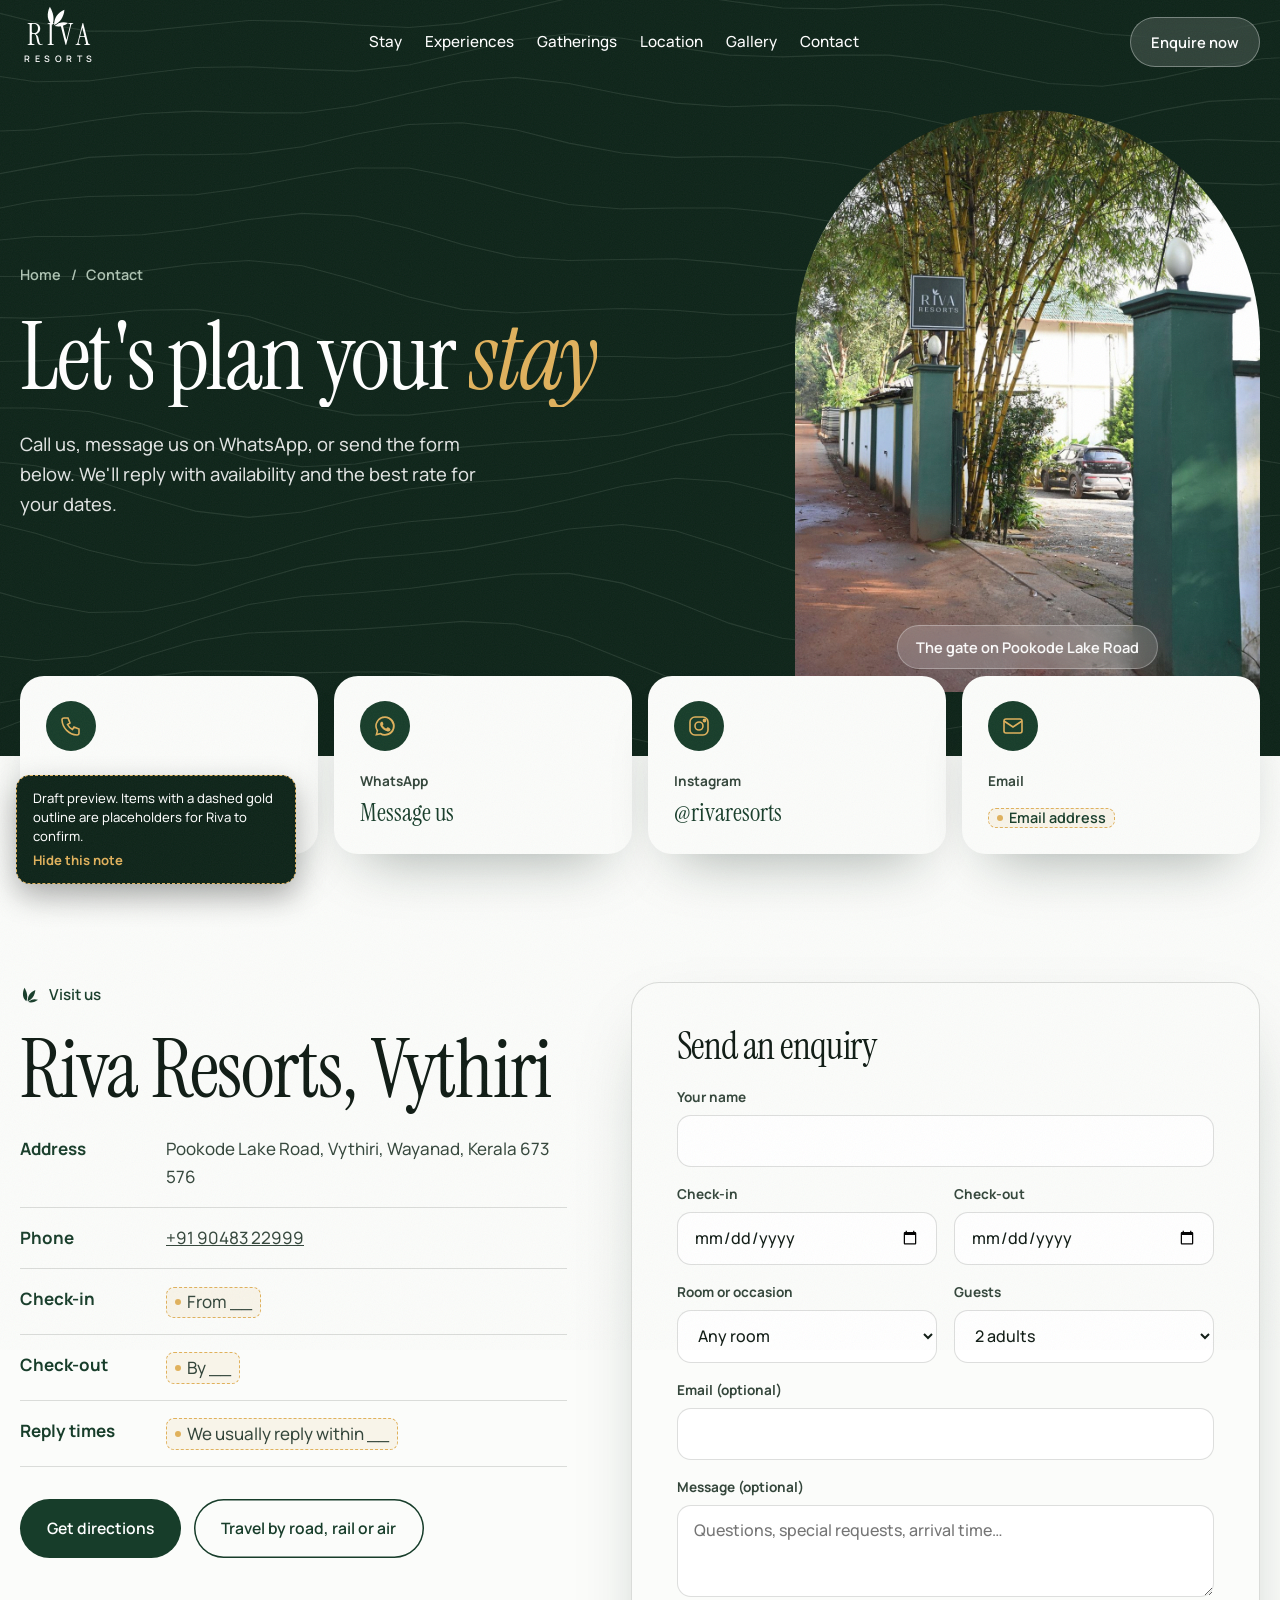
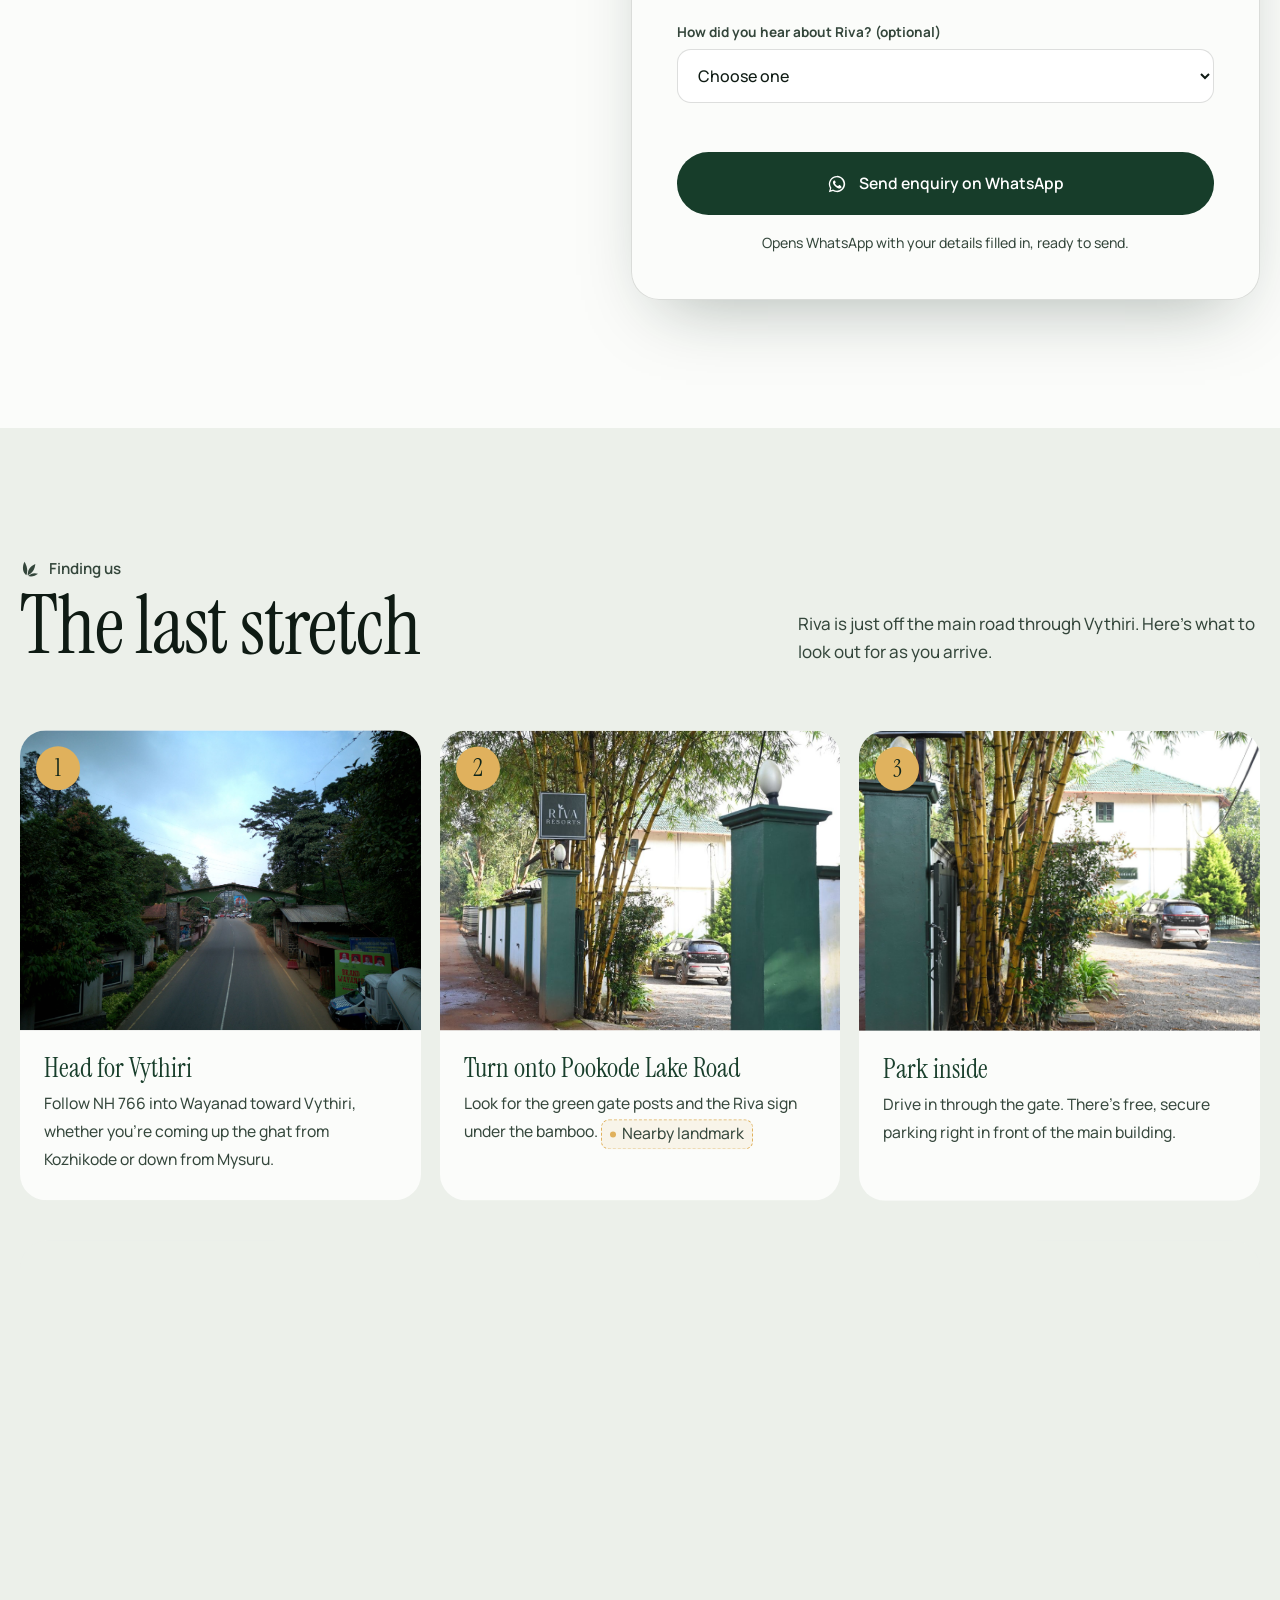
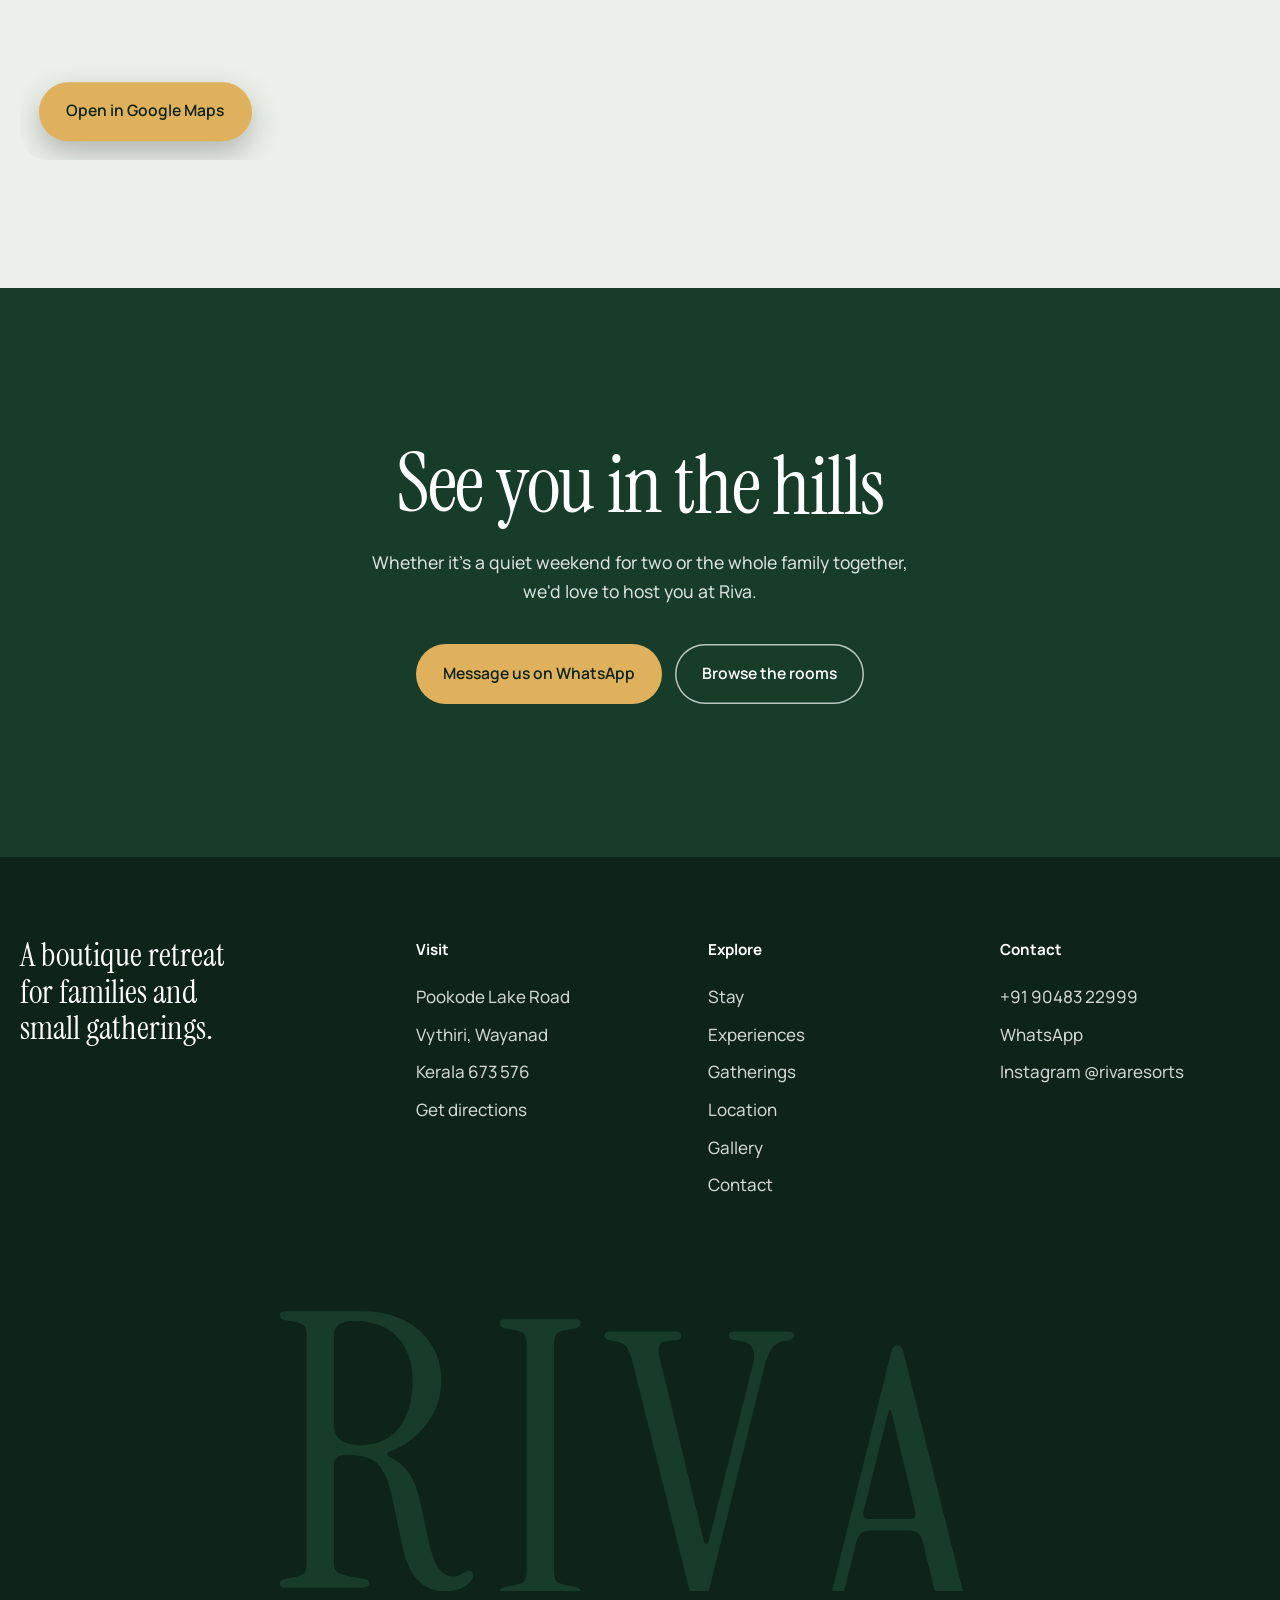
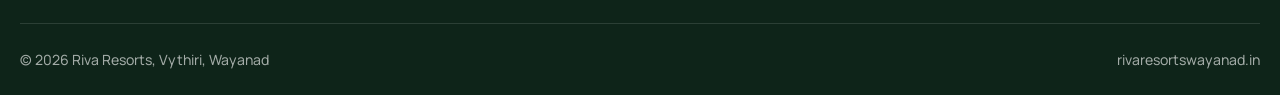
<file: contact.html>
<!DOCTYPE html>
<html lang="en">
<head>
<meta charset="utf-8">
<meta name="viewport" content="width=device-width, initial-scale=1, viewport-fit=cover">
<title>Contact and enquire | Riva Resorts, Pookode Lake Road, Vythiri, Wayanad</title>
<meta name="description" content="Call, WhatsApp or send an enquiry to Riva Resorts, Pookode Lake Road, Vythiri, Wayanad, Kerala 673 576. Phone +91 90483 22999.">
<meta property="og:title" content="Contact Riva Resorts Wayanad">
<link rel="icon" type="image/svg+xml" href="assets/favicon.svg">
<link rel="apple-touch-icon" href="assets/apple-touch-icon.png">
<link rel="canonical" href="https://rivaresortswayanad.in/contact.html">
<meta property="og:type" content="website">
<meta property="og:url" content="https://rivaresortswayanad.in/contact.html">
<meta property="og:site_name" content="Riva Resorts Wayanad">
<meta property="og:image" content="https://rivaresortswayanad.in/assets/images/a-cottage-dusk.jpg">
<meta name="twitter:card" content="summary_large_image">
<meta property="og:description" content="Call, WhatsApp or send an enquiry to Riva Resorts, Pookode Lake Road, Vythiri, Wayanad, Kerala 673 576. Phone +91 90483 22999.">
<meta name="theme-color" content="#0E2419">
<script>document.documentElement.classList.add('js');</script>
<link rel="stylesheet" href="assets/css/site.css">
</head>
<body data-page="contact">
<div class="grain" aria-hidden="true"></div>
<div class="cursor" aria-hidden="true"><span>View</span></div>
<svg width="0" height="0" style="position:absolute" aria-hidden="true">
  <symbol id="sprig" viewBox="0 0 40 40">
    <path d="M14 36C6 30 4 18 10 6c6 10 8 21 4 30z"/>
    <path d="M17 36c0-11 5-20 17-25-1 12-7 21-17 25z"/>
    <path d="M18 38c6-6 14-8 22-5-6 5-14 7-22 5z"/>
  </symbol>
  <symbol id="wa" viewBox="0 0 32 32"><path d="M16 3a13 13 0 0 0-11.2 19.6L3 29l6.6-1.7A13 13 0 1 0 16 3zm0 23.7c-2 0-4-.5-5.7-1.6l-.4-.2-3.9 1 1-3.8-.3-.4A10.7 10.7 0 1 1 16 26.7zm5.9-8c-.3-.2-1.9-.9-2.2-1-.3-.1-.5-.2-.7.2l-1 1.2c-.2.2-.4.2-.7.1a8.8 8.8 0 0 1-4.4-3.8c-.3-.6.3-.5 1-1.7.1-.2 0-.4 0-.5l-1-2.4c-.3-.6-.5-.5-.7-.5h-.6c-.2 0-.6.1-.9.4-.3.3-1.2 1.2-1.2 2.9s1.2 3.3 1.4 3.6c.2.2 2.4 3.7 5.9 5.2 2.2.9 3 1 4.1.8.7-.1 1.9-.8 2.2-1.5.3-.8.3-1.4.2-1.5-.1-.2-.3-.2-.6-.4z"/></symbol>
  <symbol id="arrow" viewBox="0 0 24 24"><path d="M5 12h14M13 6l6 6-6 6" fill="none" stroke="currentColor" stroke-width="1.6" stroke-linecap="round" stroke-linejoin="round"/></symbol>
  <symbol id="arrow-l" viewBox="0 0 24 24"><path d="M19 12H5M11 6l-6 6 6 6" fill="none" stroke="currentColor" stroke-width="1.6" stroke-linecap="round" stroke-linejoin="round"/></symbol>
  <symbol id="ig" viewBox="0 0 24 24"><rect x="3" y="3" width="18" height="18" rx="5" fill="none" stroke="currentColor" stroke-width="1.6"/><circle cx="12" cy="12" r="4" fill="none" stroke="currentColor" stroke-width="1.6"/><circle cx="17.5" cy="6.5" r="1.1" fill="currentColor"/></symbol>
</svg>

<header class="header">
  <div class="wrap bar">
    <a class="brand" href="index.html" aria-label="Riva Resorts, home">
      <span class="word">R<span class="i">I<svg class="sprig" aria-hidden="true"><use href="#sprig"/></svg></span>VA</span>
      <small>RESORTS</small>
    </a>
    <nav class="nav" aria-label="Main">
      <a href="stay.html"><span>Stay</span><span aria-hidden="true">Stay</span></a>
      <a href="experiences.html"><span>Experiences</span><span aria-hidden="true">Experiences</span></a>
      <a href="gatherings.html"><span>Gatherings</span><span aria-hidden="true">Gatherings</span></a>
      <a href="location.html"><span>Location</span><span aria-hidden="true">Location</span></a>
      <a href="gallery.html"><span>Gallery</span><span aria-hidden="true">Gallery</span></a>
      <a href="contact.html" aria-current="page"><span>Contact</span><span aria-hidden="true">Contact</span></a>
    </nav>
    <div class="head-cta">
      <a class="btn btn-forest magnetic" href="#enquire">Enquire now</a>
      <button class="menu-btn" type="button" aria-label="Open menu" aria-expanded="false" aria-controls="mobile-menu"><i></i><i></i></button>
    </div>
  </div>
</header>
<nav class="mobile-menu" id="mobile-menu" aria-label="Mobile">
  <a href="stay.html">Stay</a>
  <a href="experiences.html">Experiences</a>
  <a href="gatherings.html">Gatherings</a>
  <a href="location.html">Location</a>
  <a href="gallery.html">Gallery</a>
  <a href="contact.html">Contact</a>
  <div class="mm-foot"><a href="tel:+919048322999" style="font-family:var(--sans);font-size:1.1rem">+91 90483 22999</a></div>
</nav>


<main id="top">
  <section class="page-hero short" aria-labelledby="c-h1">
    <svg class="contours" viewBox="0 0 1440 900" preserveAspectRatio="xMidYMid slice" aria-hidden="true"><path d="M-20,35 L40,50 L100,60 L160,60 L220,54 L280,48 L340,49 L400,53 L460,56 L520,51 L580,37 L640,23 L700,15 L760,18 L820,26 L880,34 L940,35 L1000,31 L1060,30 L1120,37 L1180,50 L1240,63 L1300,67 L1360,62 L1420,51 L1480,42"/><path d="M-20,108 L40,117 L100,116 L160,108 L220,101 L280,100 L340,103 L400,105 L460,98 L520,84 L580,70 L640,63 L700,68 L760,78 L820,87 L880,89 L940,87 L1000,87 L1060,94 L1120,107 L1180,119 L1240,122 L1300,114 L1360,101 L1420,91 L1480,88"/><path d="M-20,173 L40,171 L100,161 L160,153 L220,150 L280,152 L340,152 L400,144 L460,130 L520,117 L580,112 L640,119 L700,131 L760,141 L820,145 L880,143 L940,144 L1000,151 L1060,164 L1120,174 L1180,175 L1240,165 L1300,150 L1360,139 L1420,136 L1480,137"/><path d="M-20,224 L40,213 L100,202 L160,199 L220,199 L280,198 L340,190 L400,176 L460,165 L520,163 L580,171 L640,186 L700,197 L760,202 L820,201 L880,202 L940,209 L1000,220 L1060,228 L1120,226 L1180,214 L1240,197 L1300,185 L1360,182 L1420,184 L1480,185"/><path d="M-20,263 L40,251 L100,246 L160,245 L220,244 L280,236 L340,224 L400,214 L460,214 L520,226 L580,242 L640,255 L700,260 L760,259 L820,259 L880,265 L940,275 L1000,280 L1060,276 L1120,261 L1180,243 L1240,231 L1300,228 L1360,231 L1420,233 L1480,229"/><path d="M-20,297 L40,291 L100,291 L160,289 L220,282 L280,272 L340,265 L400,268 L460,282 L520,300 L580,314 L640,318 L700,317 L760,316 L820,321 L880,328 L940,331 L1000,323 L1060,307 L1120,288 L1180,276 L1240,274 L1300,278 L1360,282 L1420,280 L1480,277"/><path d="M-20,336 L40,336 L100,336 L160,330 L220,322 L280,318 L340,324 L400,340 L460,359 L520,373 L580,377 L640,374 L700,372 L760,374 L820,379 L880,379 L940,370 L1000,351 L1060,333 L1120,321 L1180,321 L1240,327 L1300,333 L1360,334 L1420,332 L1480,335"/><path d="M-20,382 L40,383 L100,380 L160,374 L220,373 L280,381 L340,400 L400,420 L460,433 L520,435 L580,430 L640,426 L700,426 L760,428 L820,426 L880,414 L940,395 L1000,377 L1060,367 L1120,369 L1180,378 L1240,386 L1300,389 L1360,389 L1420,394 L1480,407"/><path d="M-20,432 L40,431 L100,428 L160,429 L220,441 L280,460 L340,480 L400,492 L460,492 L520,485 L580,478 L640,475 L700,475 L760,471 L820,458 L880,438 L940,421 L1000,414 L1060,419 L1120,431 L1180,441 L1240,446 L1300,448 L1360,454 L1420,467 L1480,484"/><path d="M-20,484 L40,484 L100,488 L160,502 L220,522 L280,541 L340,550 L400,547 L460,537 L520,528 L580,523 L640,520 L700,514 L760,500 L820,482 L880,467 L940,463 L1000,471 L1060,486 L1120,498 L1180,505 L1240,509 L1300,515 L1360,527 L1420,543 L1480,553"/><path d="M-20,543 L40,549 L100,563 L160,583 L220,600 L280,607 L340,601 L400,587 L460,575 L520,568 L580,564 L640,557 L700,543 L760,526 L820,514 L880,513 L940,525 L1000,543 L1060,558 L1120,566 L1180,570 L1240,575 L1300,586 L1360,599 L1420,606 L1480,601"/><path d="M-20,610 L40,625 L100,644 L160,658 L220,661 L280,652 L340,635 L400,620 L460,612 L520,607 L580,600 L640,587 L700,572 L760,563 L820,567 L880,582 L940,602 L1000,618 L1060,627 L1120,630 L1180,635 L1240,644 L1300,654 L1360,657 L1420,648 L1480,628"/><path d="M-20,686 L40,703 L100,714 L160,713 L220,700 L280,680 L340,663 L400,654 L460,649 L520,643 L580,632 L640,620 L700,615 L760,622 L820,641 L880,663 L940,681 L1000,689 L1060,691 L1120,693 L1180,700 L1240,706 L1300,705 L1360,693 L1420,671 L1480,648"/><path d="M-20,761 L40,768 L100,763 L160,745 L220,723 L280,705 L340,696 L400,692 L460,687 L520,679 L580,671 L640,670 L700,681 L760,702 L820,726 L880,743 L940,750 L1000,750 L1060,750 L1120,753 L1180,755 L1240,751 L1300,735 L1360,712 L1420,689 L1480,675"/><path d="M-20,819 L40,809 L100,789 L160,764 L220,746 L280,737 L340,735 L400,733 L460,729 L520,724 L580,727 L640,742 L700,766 L760,790 L820,806 L880,810 L940,807 L1000,804 L1060,803 L1120,802 L1180,794 L1240,776 L1300,752 L1360,730 L1420,719 L1480,721"/><path d="M-20,853 L40,830 L100,804 L160,787 L220,780 L280,780 L340,782 L400,781 L460,781 L520,787 L580,805 L640,830 L700,853 L760,867 L820,868 L880,862 L940,854 L1000,850 L1060,846 L1120,836 L1180,816 L1240,792 L1300,772 L1360,765 L1420,771 L1480,783"/></svg>
    <div class="wrap ph-grid">
      <div>
        <p class="crumb"><a href="index.html">Home</a><span aria-hidden="true">/</span><span>Contact</span></p>
        <h1 id="c-h1" class="split hero-title">Let's plan your <em>stay</em></h1>
        <p class="sub fade-up">Call us, message us on WhatsApp, or send the form below. We'll reply with availability and the best rate for your dates.</p>
      </div>
      <div class="ph-photo fade-up"><img src="assets/images/p-gate.jpg" alt="The green gate posts and the Riva Resorts sign under tall bamboo" fetchpriority="high"><span class="tag">The gate on Pookode Lake Road</span></div>
    </div>
  </section>

  <section aria-label="Ways to reach us">
    <div class="wrap">
      <div class="c-cards">
        <a class="c-card" href="tel:+919048322999">
          <span class="ic"><svg viewBox="0 0 24 24"><path d="M5 4h4l2 5-2.5 1.5a11 11 0 0 0 5 5L15 13l5 2v4a2 2 0 0 1-2 2A16 16 0 0 1 3 6a2 2 0 0 1 2-2"/></svg></span>
          <small>Call us</small><b>+91 90483 22999</b>
        </a>
        <a class="c-card" href="https://wa.me/919048322999?text=Hi%20Riva%20Resorts%2C%20I%27d%20like%20to%20check%20availability." target="_blank" rel="noopener">
          <span class="ic"><svg class="fill" viewBox="0 0 32 32"><use href="#wa"/></svg></span>
          <small>WhatsApp</small><b>Message us</b>
        </a>
        <a class="c-card" href="https://www.instagram.com/rivaresorts" target="_blank" rel="noopener">
          <span class="ic"><svg viewBox="0 0 24 24"><use href="#ig"/></svg></span>
          <small>Instagram</small><b>@rivaresorts</b>
        </a>
        <div class="c-card">
          <span class="ic"><svg viewBox="0 0 24 24"><rect x="3" y="5" width="18" height="14" rx="2"/><path d="M3 7l9 6 9-6"/></svg></span>
          <small>Email</small><b><span class="tbc">Email address</span></b>
        </div>
      </div>
    </div>
  </section>

  <section class="section" id="enquire" aria-labelledby="form-t">
    <div class="wrap contact-grid">
      <div class="visit">
        <p class="kicker"><svg aria-hidden="true"><use href="#sprig"/></svg>Visit us</p>
        <h2 id="form-t" class="split">Riva Resorts, Vythiri</h2>
        <dl>
          <div><dt>Address</dt><dd>Pookode Lake Road, Vythiri, Wayanad, Kerala 673 576</dd></div>
          <div><dt>Phone</dt><dd><a href="tel:+919048322999">+91 90483 22999</a></dd></div>
          <div><dt>Check-in</dt><dd><span class="tbc">From __</span></dd></div>
          <div><dt>Check-out</dt><dd><span class="tbc">By __</span></dd></div>
          <div><dt>Reply times</dt><dd><span class="tbc">We usually reply within __</span></dd></div>
        </dl>
        <div class="reach">
          <a class="btn btn-forest magnetic" href="https://www.google.com/maps/dir/?api=1&amp;destination=Riva+Resorts+Pookode+Lake+Road+Vythiri+Wayanad" target="_blank" rel="noopener">Get directions</a>
          <a class="btn btn-dark-line" href="location.html#getting-here">Travel by road, rail or air</a>
        </div>
      </div>
      <form class="form" data-wa novalidate>
        <h3>Send an enquiry</h3>
        <div class="field full"><label for="c-name">Your name</label><input id="c-name" name="name" autocomplete="name" data-label="Name"></div>
        <div class="field"><label for="c-in">Check-in</label><input id="c-in" name="checkin" type="date" data-in></div>
        <div class="field"><label for="c-out">Check-out</label><input id="c-out" name="checkout" type="date" data-out></div>
        <div class="field"><label for="c-room">Room or occasion</label>
          <select id="c-room" name="room" data-label="Stay"><option>Any room</option><option>Single Bedroom Cottage</option><option>Two Bedroom Cottage</option><option>Deluxe Room</option><option>Standard Room</option><option>A gathering or celebration</option></select></div>
        <div class="field"><label for="c-guests">Guests</label>
          <select id="c-guests" name="guests"><option>1 adult</option><option selected>2 adults</option><option>2 adults, 1 child</option><option>2 adults, 2 children</option><option>3 to 4 guests</option><option>5 to 10 guests</option><option>More than 10 guests</option></select></div>
        <div class="field full"><label for="c-email">Email (optional)</label><input id="c-email" name="email" type="email" autocomplete="email" data-label="Email"></div>
        <div class="field full"><label for="c-msg">Message (optional)</label><textarea id="c-msg" name="message" data-label="Message" placeholder="Questions, special requests, arrival time…"></textarea></div>
        <div class="field full"><label for="c-src">How did you hear about Riva? (optional)</label>
          <select id="c-src" name="source" data-label="Heard about us via"><option value="">Choose one</option><option>Instagram</option><option>Google search</option><option>Friend or family</option><option>Booking website</option><option>Stayed before</option><option>Other</option></select></div>
        <p class="form-error" role="alert"></p>
        <button class="btn btn-forest" type="submit"><svg aria-hidden="true"><use href="#wa"/></svg>Send enquiry on WhatsApp</button>
        <p class="form-note">Opens WhatsApp with your details filled in, ready to send.</p>
      </form>
    </div>
  </section>

  <section class="section mist" aria-labelledby="find-t">
    <div class="wrap">
      <div class="sec-head">
        <div><p class="kicker"><svg aria-hidden="true"><use href="#sprig"/></svg>Finding us</p><h2 id="find-t" class="split">The last stretch</h2></div>
        <p>Riva is just off the main road through Vythiri. Here's what to look out for as you arrive.</p>
      </div>
      <ol class="find">
        <li><div class="ph"><img src="assets/images/a-gateway.jpg" alt="The main road into Wayanad lined with trees" loading="lazy"></div><div class="tx"><b>Head for Vythiri</b><span>Follow NH 766 into Wayanad toward Vythiri, whether you're coming up the ghat from Kozhikode or down from Mysuru.</span></div></li>
        <li><div class="ph"><img src="assets/images/p-gate.jpg" alt="The green gate posts with the Riva Resorts sign" loading="lazy"></div><div class="tx"><b>Turn onto Pookode Lake Road</b><span>Look for the green gate posts and the Riva sign under the bamboo. <span class="tbc">Nearby landmark</span></span></div></li>
        <li><div class="ph"><img src="assets/images/p-entrance.jpg" alt="The gravel driveway inside the gate, with the main building behind" loading="lazy"></div><div class="tx"><b>Park inside</b><span>Drive in through the gate. There's free, secure parking right in front of the main building.</span></div></li>
      </ol>
      <div class="map-block reveal">
        <iframe title="Map showing Riva Resorts on Pookode Lake Road, Vythiri" loading="lazy" referrerpolicy="no-referrer-when-downgrade" src="https://www.google.com/maps?q=Riva+Resorts,+Pookode+Lake+Road,+Vythiri,+Wayanad&amp;output=embed"></iframe>
        <a class="btn btn-lamp" href="https://www.google.com/maps/dir/?api=1&amp;destination=Riva+Resorts+Pookode+Lake+Road+Vythiri+Wayanad" target="_blank" rel="noopener">Open in Google Maps</a>
      </div>
    </div>
  </section>

  <section class="suits" aria-labelledby="close-t">
    <div class="wrap">
      <h2 id="close-t" class="split">See you in the hills</h2>
      <p>Whether it's a quiet weekend for two or the whole family together, we'd love to host you at Riva.</p>
      <div class="btn-row" style="justify-content:center">
        <a class="btn btn-lamp magnetic" href="https://wa.me/919048322999?text=Hi%20Riva%20Resorts%2C%20I%27d%20like%20to%20check%20availability." target="_blank" rel="noopener">Message us on WhatsApp</a>
        <a class="btn btn-line" href="stay.html">Browse the rooms</a>
      </div>
    </div>
  </section>
</main>

<footer>
  <div class="wrap">
    <div class="foot">
      <p class="lead">A boutique retreat for families and small gatherings.</p>
      <div><h4>Visit</h4><ul><li>Pookode Lake Road</li><li>Vythiri, Wayanad</li><li>Kerala 673 576</li><li><a href="https://www.google.com/maps/dir/?api=1&amp;destination=Riva+Resorts+Pookode+Lake+Road+Vythiri+Wayanad" target="_blank" rel="noopener">Get directions</a></li></ul></div>
      <div><h4>Explore</h4><ul><li><a href="stay.html">Stay</a></li><li><a href="experiences.html">Experiences</a></li><li><a href="gatherings.html">Gatherings</a></li><li><a href="location.html">Location</a></li><li><a href="gallery.html">Gallery</a></li><li><a href="contact.html">Contact</a></li></ul></div>
      <div><h4>Contact</h4><ul><li><a href="tel:+919048322999">+91 90483 22999</a></li><li><a href="https://wa.me/919048322999" target="_blank" rel="noopener">WhatsApp</a></li><li><a href="https://www.instagram.com/rivaresorts" target="_blank" rel="noopener">Instagram @rivaresorts</a></li></ul></div>
    </div>
    <div class="giant" aria-hidden="true"><span>R</span><span>I</span><span>V</span><span>A</span></div>
    <div class="legal"><span>© <span class="yr">2026</span> Riva Resorts, Vythiri, Wayanad</span><span>rivaresortswayanad.in</span></div>
  </div>
</footer>
<a class="wa-float" href="https://wa.me/919048322999?text=Hi%20Riva%20Resorts%2C%20I%27d%20like%20to%20check%20availability." target="_blank" rel="noopener" aria-label="Message Riva Resorts on WhatsApp"><svg aria-hidden="true"><use href="#wa"/></svg></a>
<div class="draft-note" role="note">Draft preview. Items with a dashed gold outline are placeholders for Riva to confirm.<br><button type="button" onclick="this.parentNode.remove()">Hide this note</button></div>

<script src="assets/js/gsap.min.js"></script>
<script src="assets/js/ScrollTrigger.min.js"></script>
<script src="assets/js/lenis.min.js"></script>
<script src="assets/js/site.js"></script>
</body>
</html>
</file>
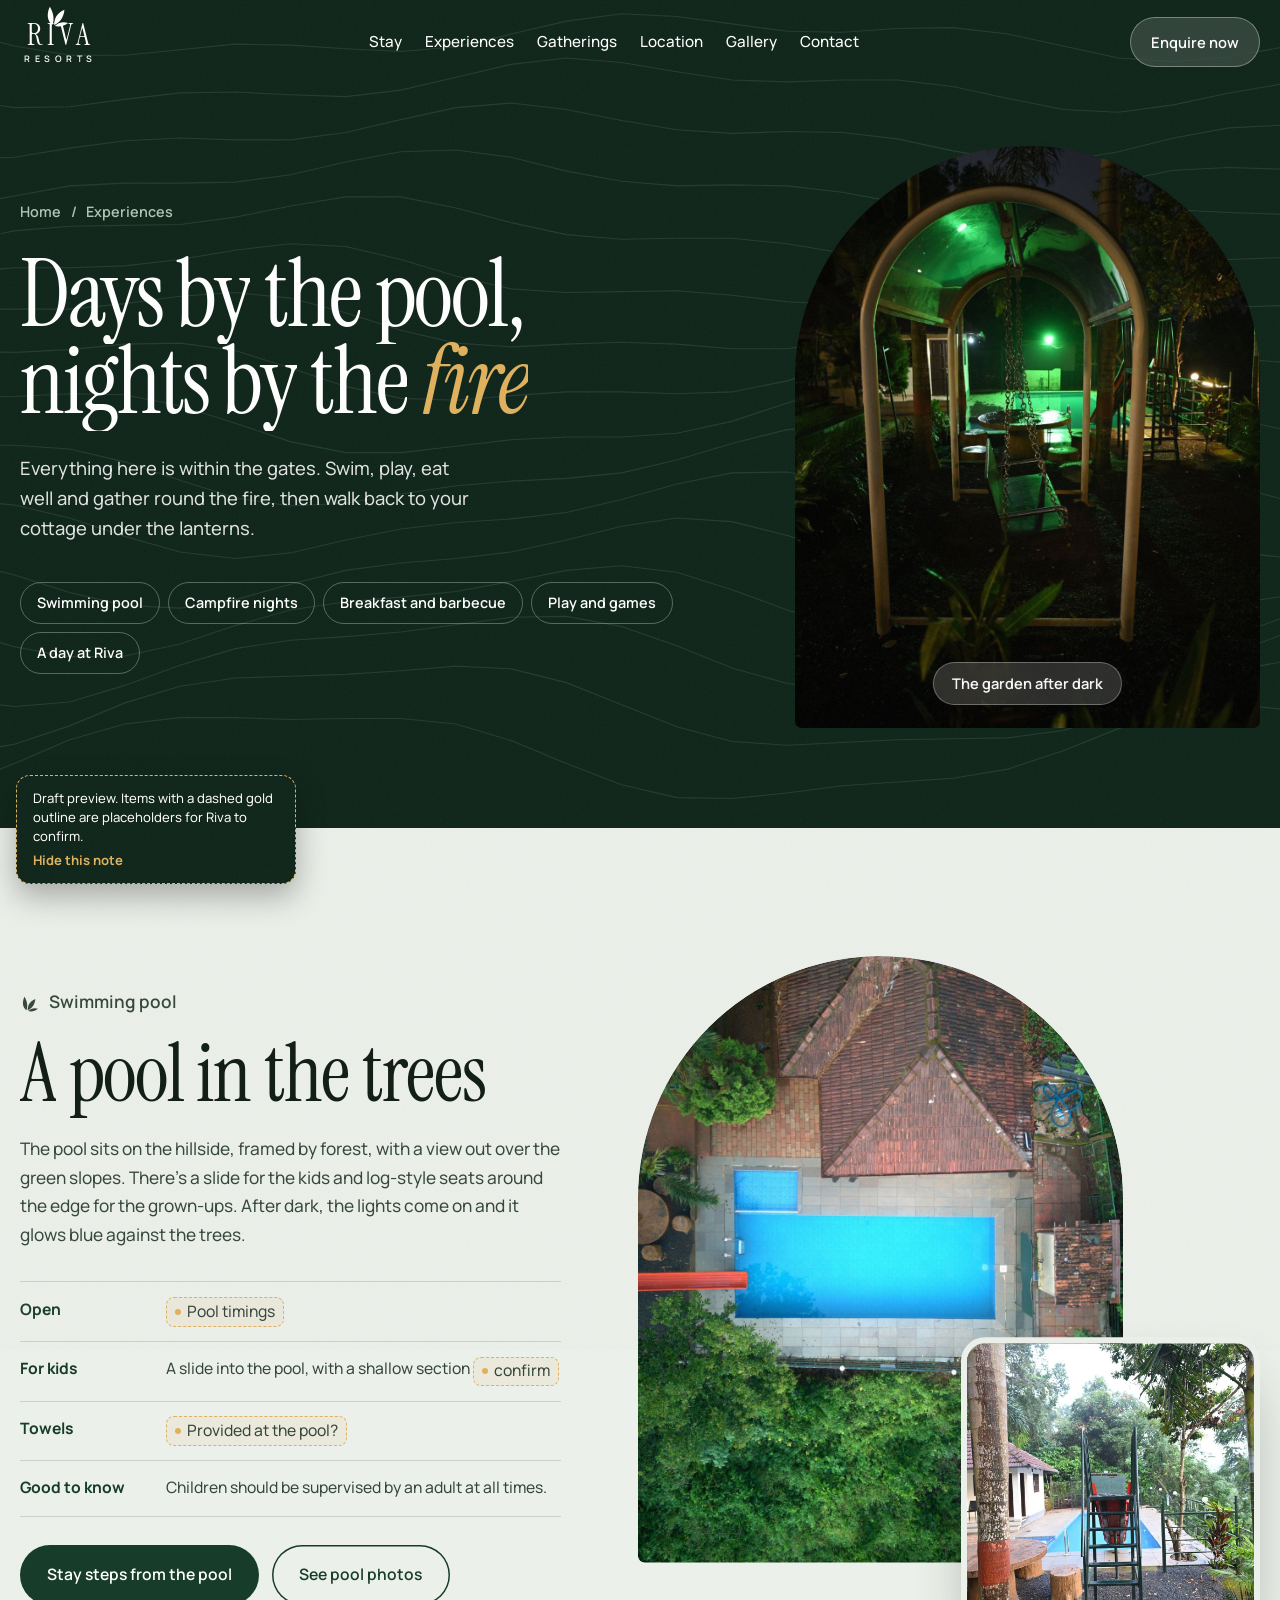
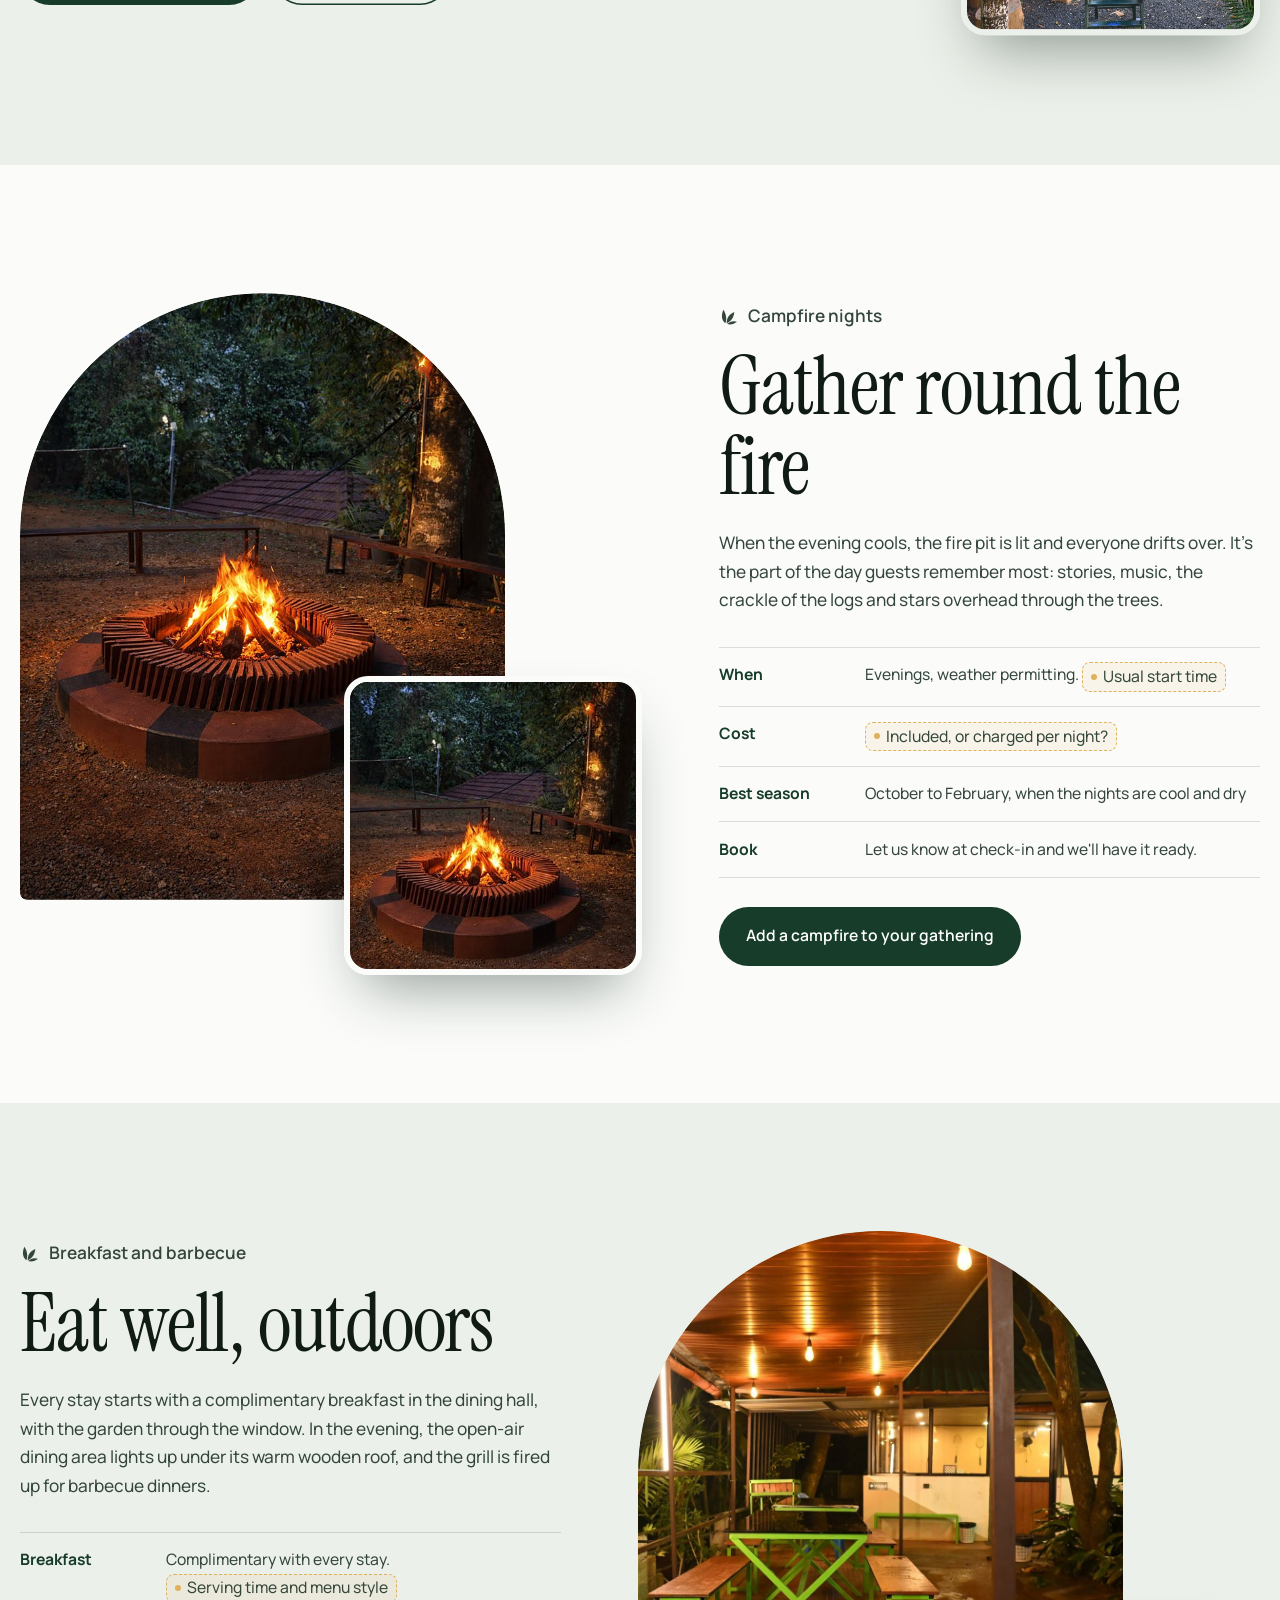
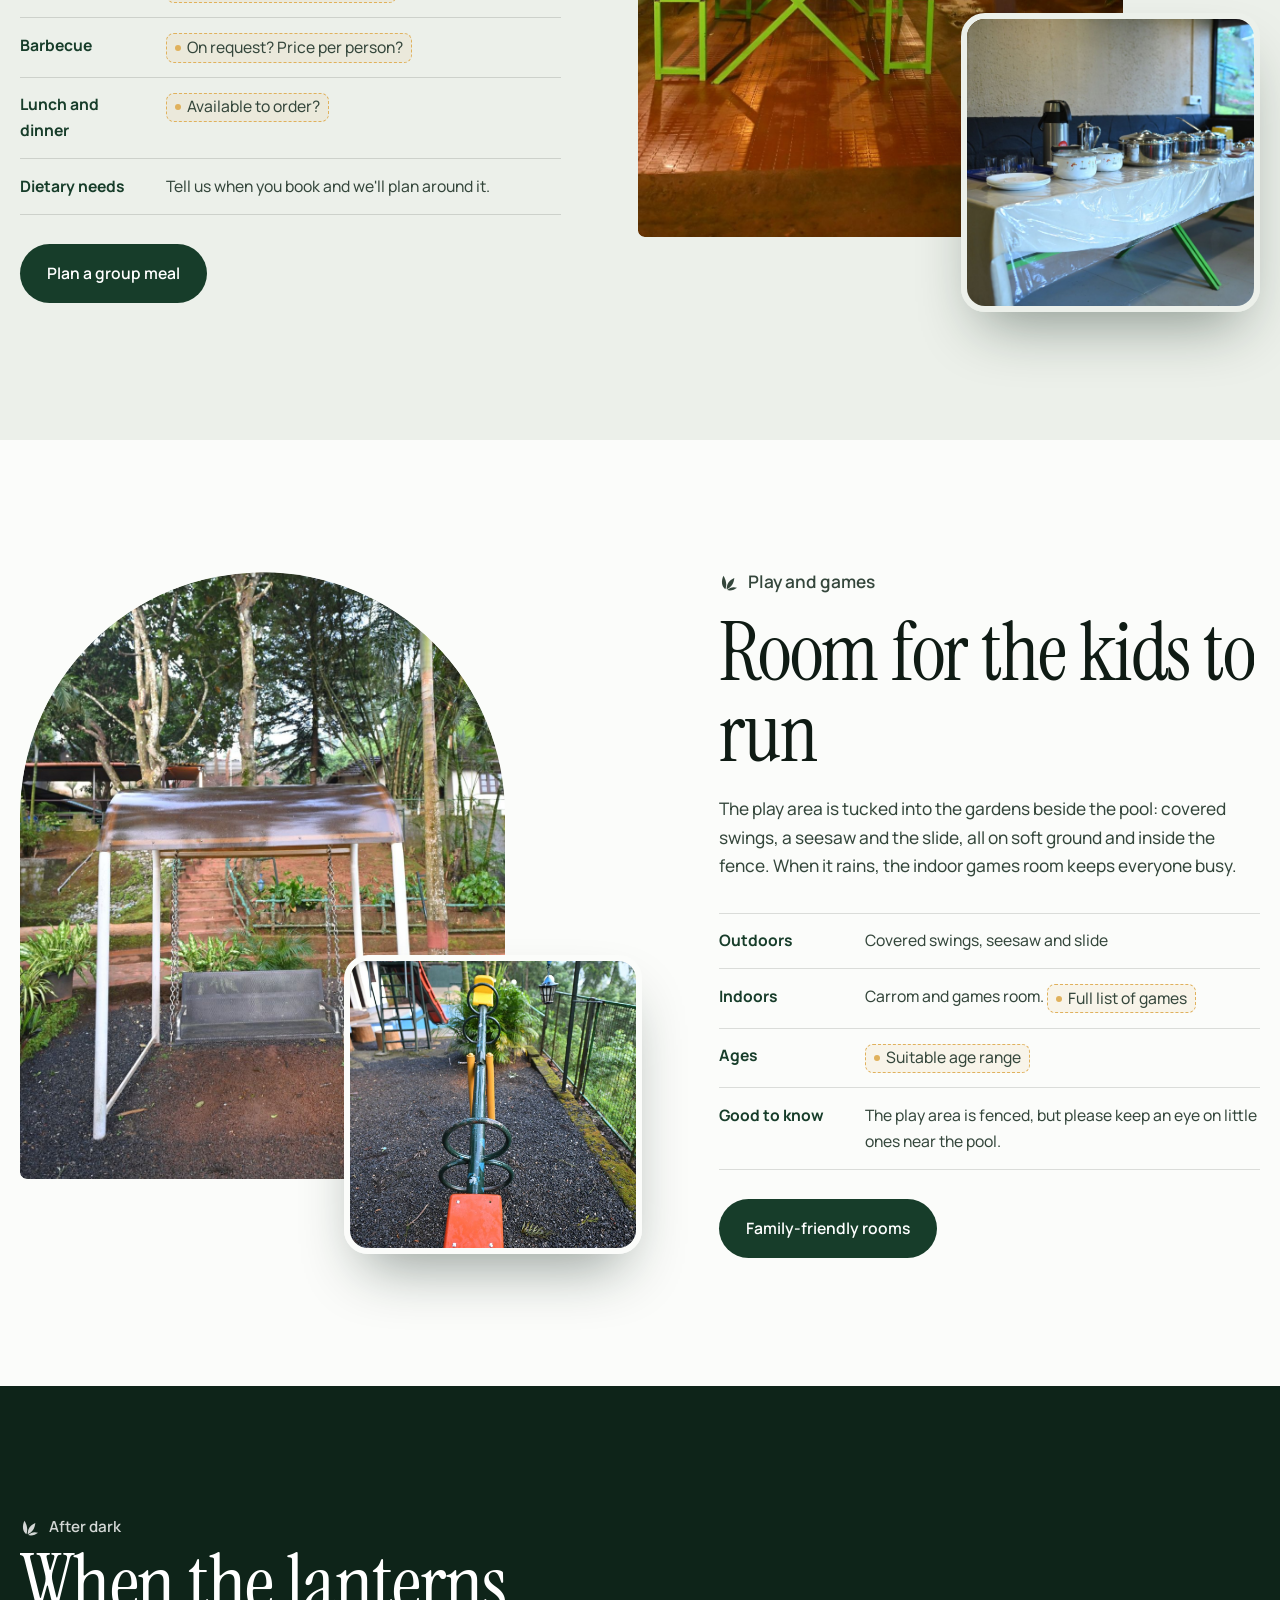
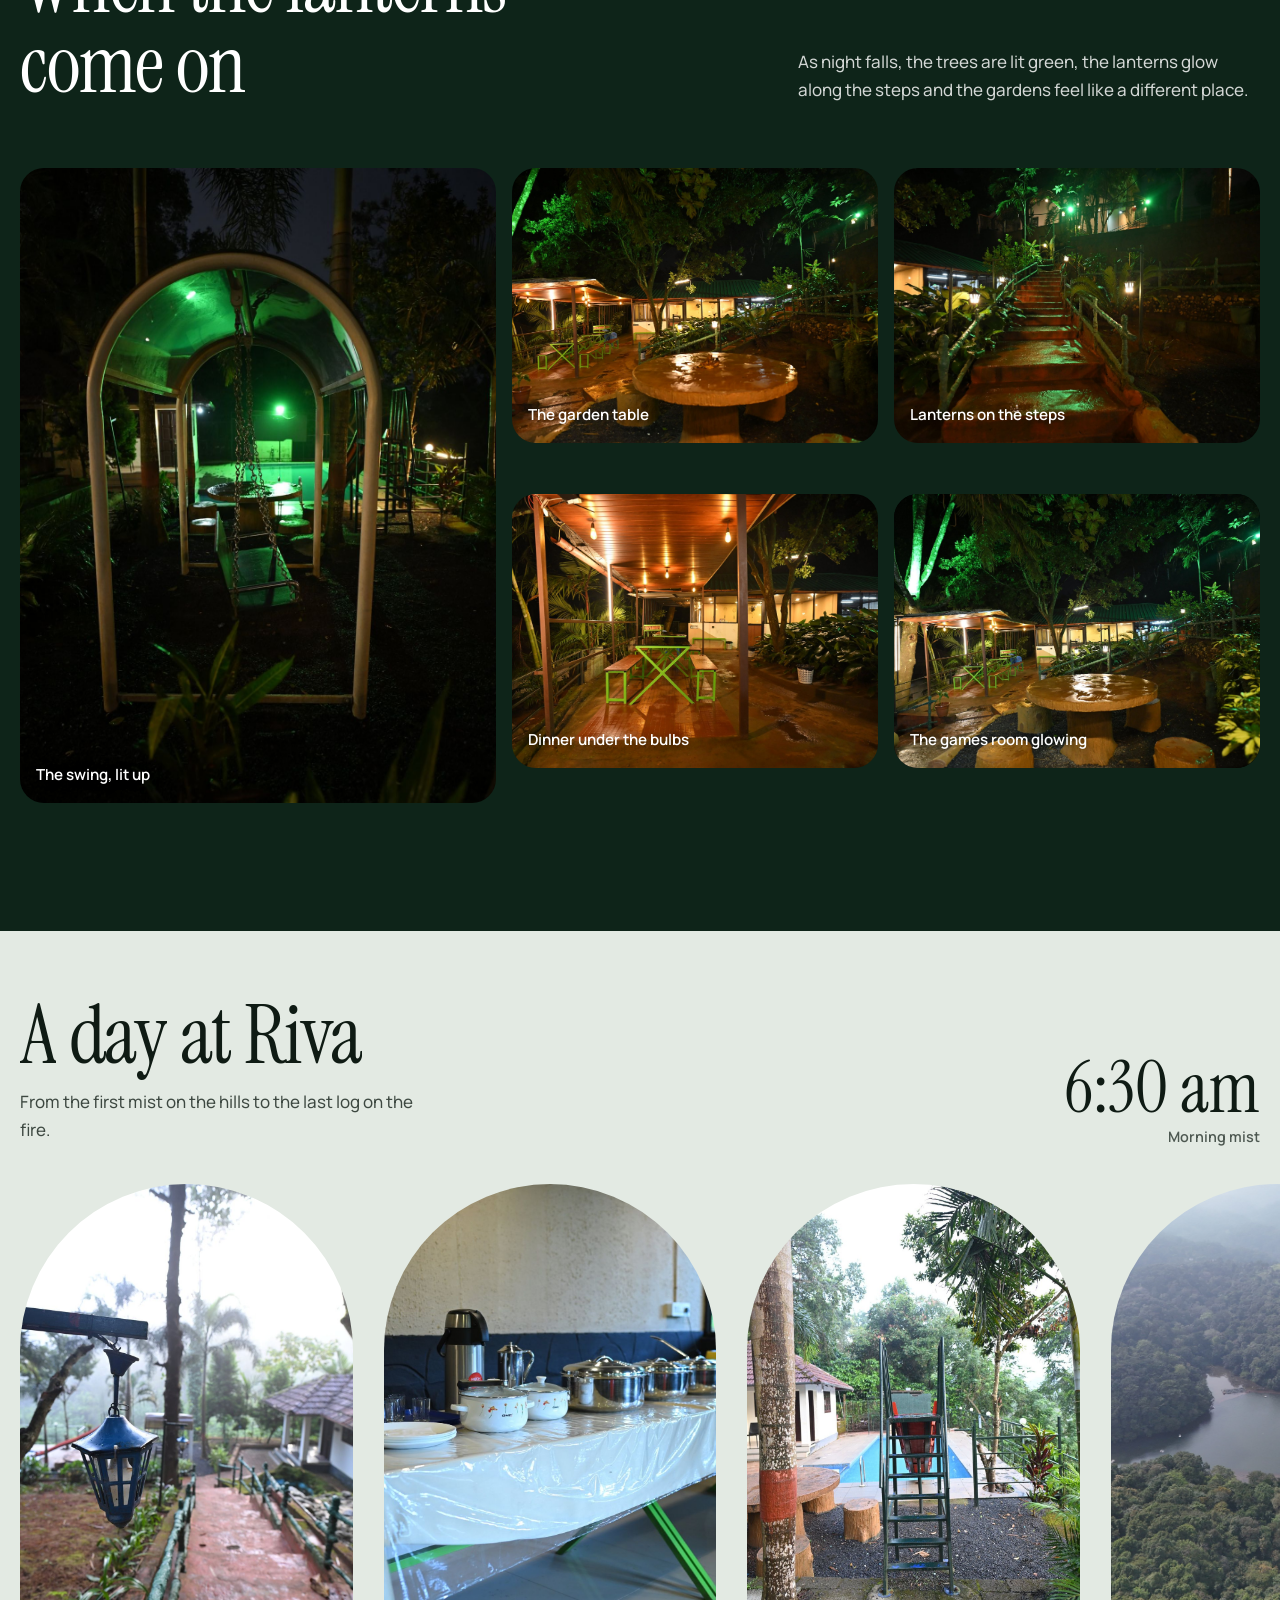
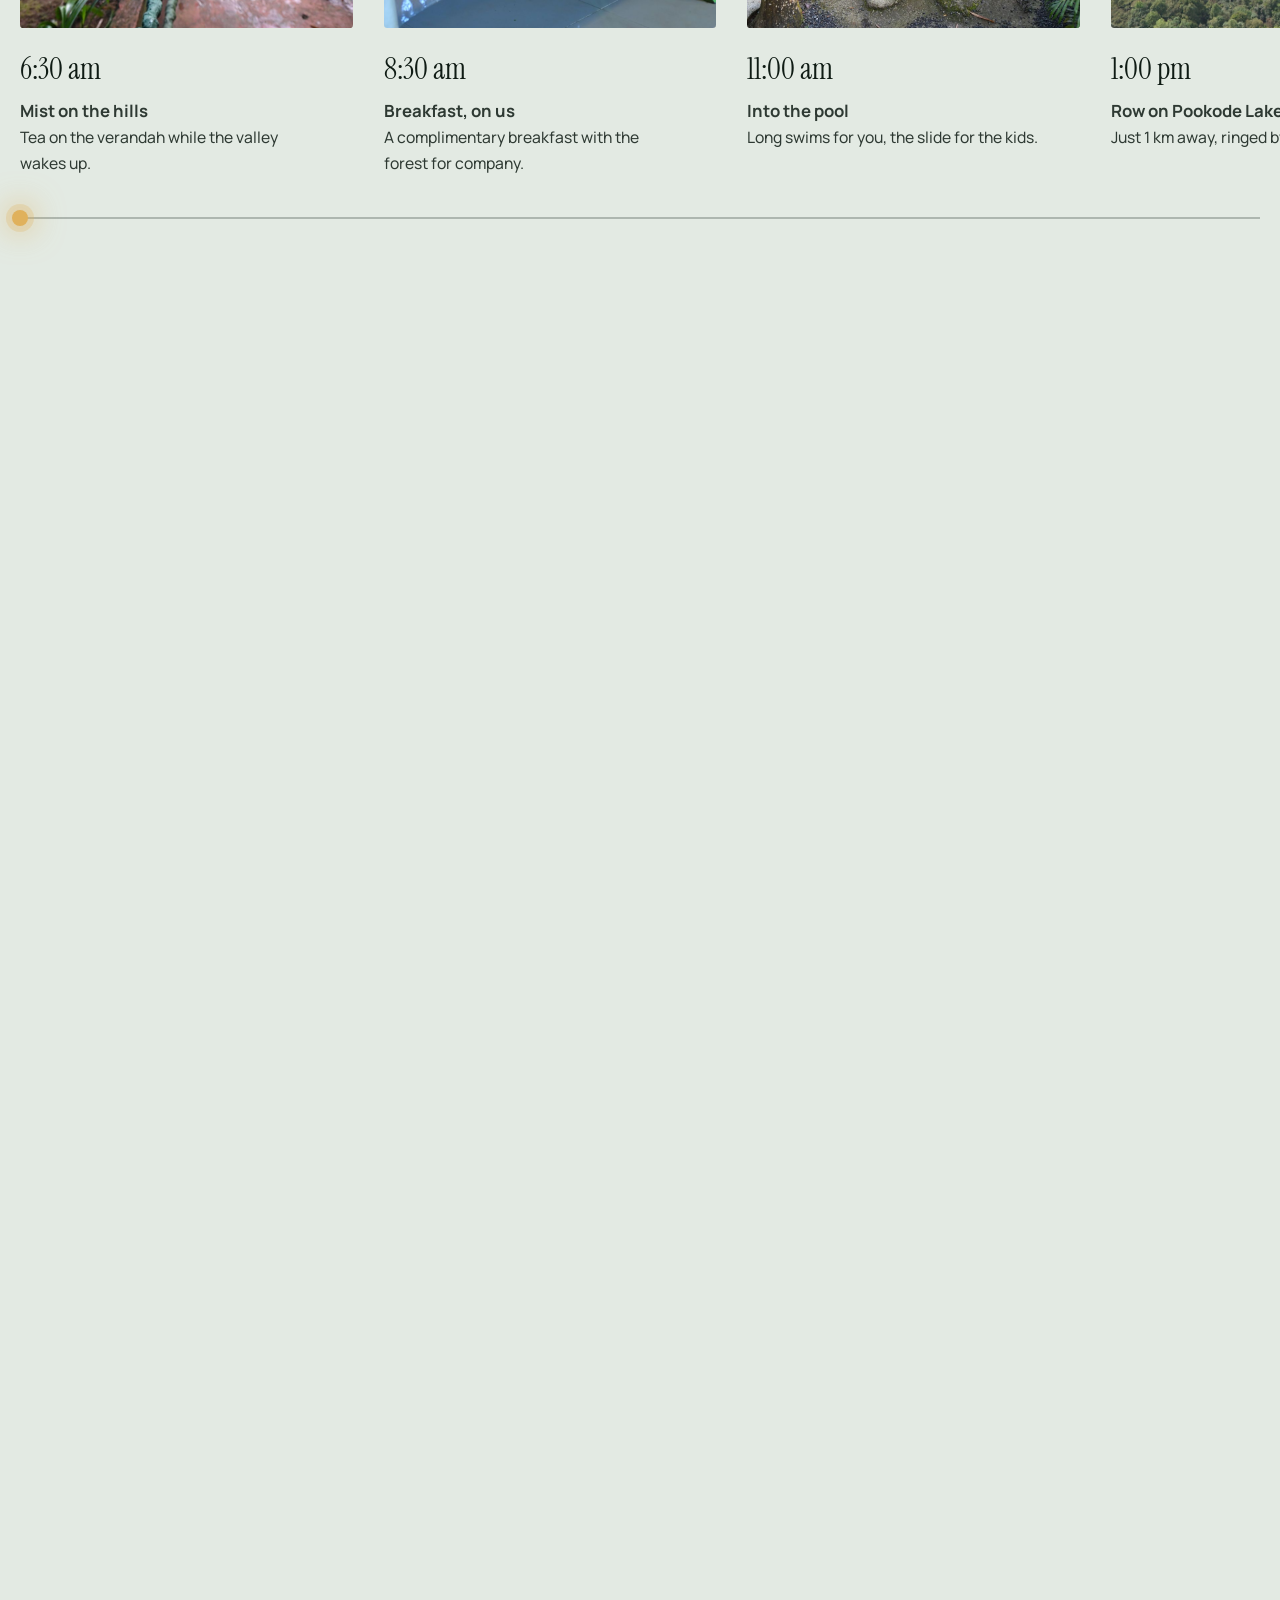
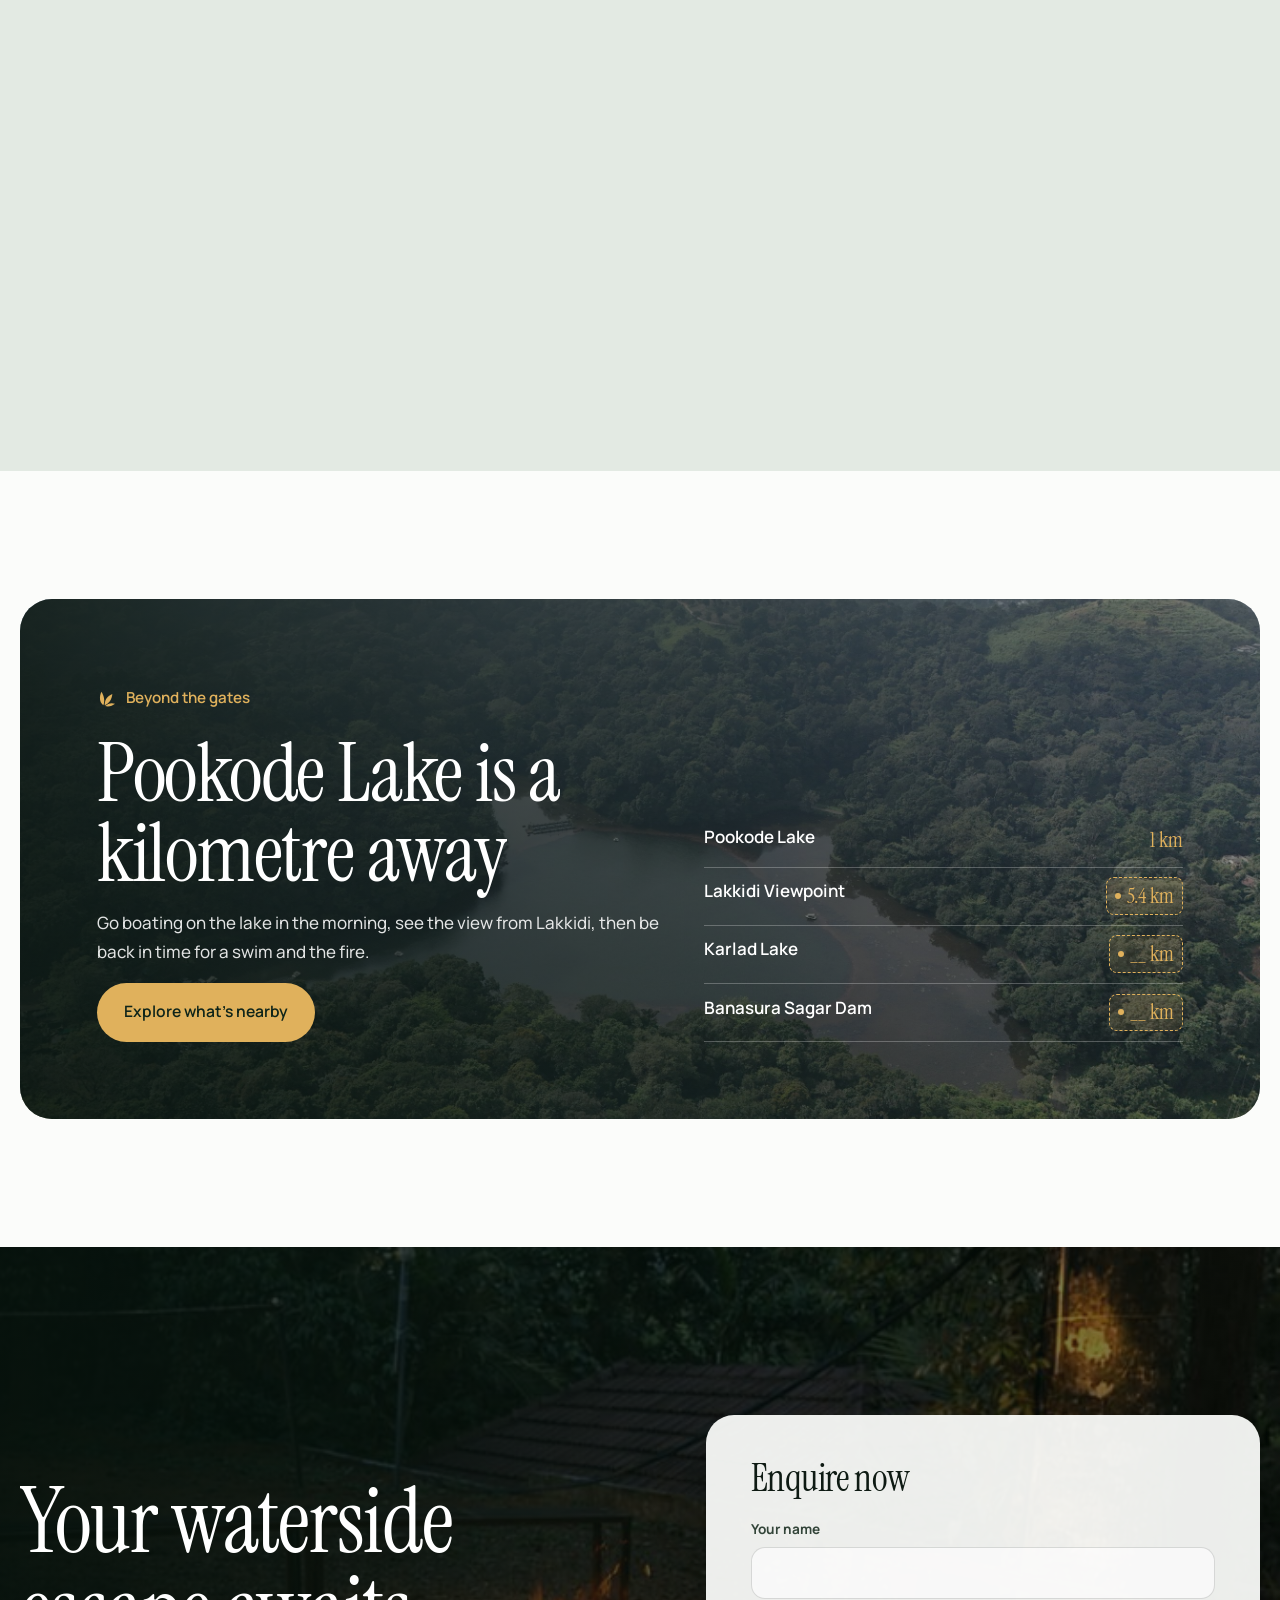
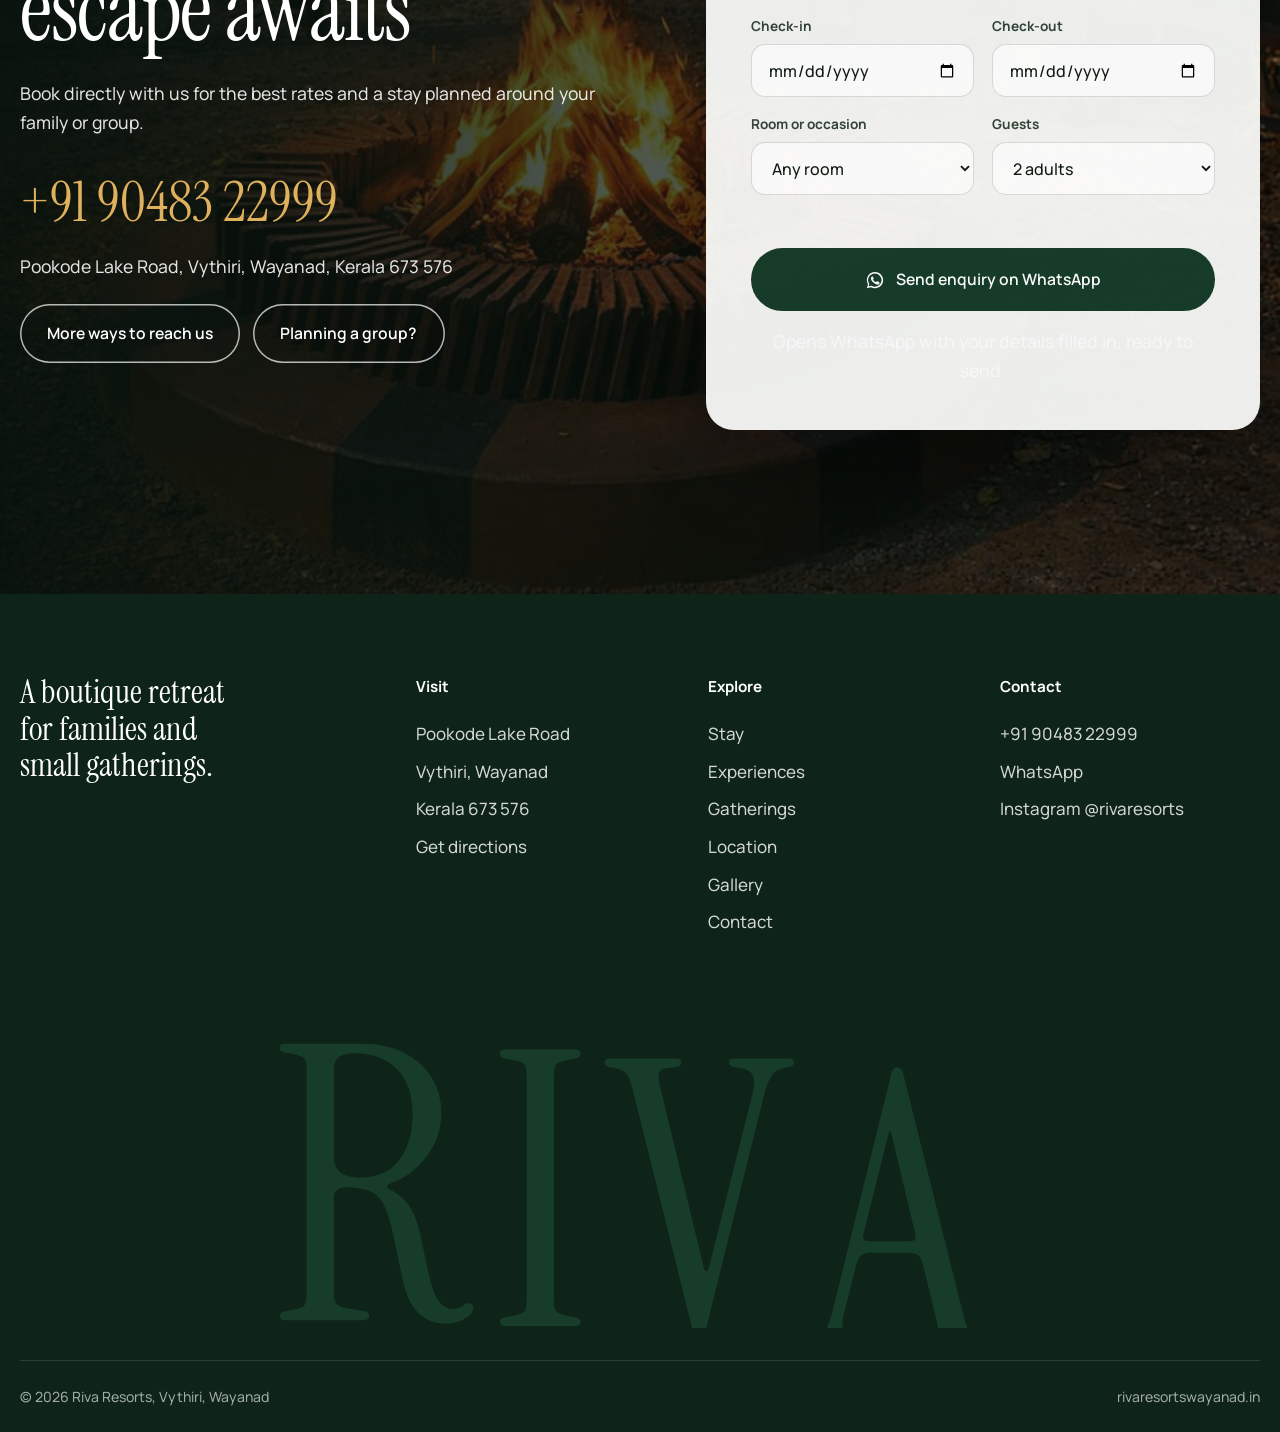
<file: experiences.html>
<!DOCTYPE html>
<html lang="en">
<head>
<meta charset="utf-8">
<meta name="viewport" content="width=device-width, initial-scale=1, viewport-fit=cover">
<title>Experiences | Pool, campfire nights, barbecue and play at Riva Resorts Wayanad</title>
<meta name="description" content="A swimming pool with a forest view, campfire nights, barbecue dinners, complimentary breakfast, and a play area with indoor games, all within the gates at Riva Resorts, Vythiri, Wayanad.">
<meta property="og:title" content="Experiences at Riva Resorts Wayanad">
<link rel="icon" type="image/svg+xml" href="assets/favicon.svg">
<link rel="apple-touch-icon" href="assets/apple-touch-icon.png">
<link rel="canonical" href="https://rivaresortswayanad.in/experiences.html">
<meta property="og:type" content="website">
<meta property="og:url" content="https://rivaresortswayanad.in/experiences.html">
<meta property="og:site_name" content="Riva Resorts Wayanad">
<meta property="og:image" content="https://rivaresortswayanad.in/assets/images/a-cottage-dusk.jpg">
<meta name="twitter:card" content="summary_large_image">
<meta property="og:description" content="A swimming pool with a forest view, campfire nights, barbecue dinners, complimentary breakfast, and a play area with indoor games, all within the gates at Riva Resorts, Vythiri, Wayanad.">
<meta name="theme-color" content="#0E2419">
<script>document.documentElement.classList.add('js');</script>
<link rel="stylesheet" href="assets/css/site.css">
</head>
<body data-page="experiences">
<div class="grain" aria-hidden="true"></div>
<div class="cursor" aria-hidden="true"><span>View</span></div>
<svg width="0" height="0" style="position:absolute" aria-hidden="true">
  <symbol id="sprig" viewBox="0 0 40 40">
    <path d="M14 36C6 30 4 18 10 6c6 10 8 21 4 30z"/>
    <path d="M17 36c0-11 5-20 17-25-1 12-7 21-17 25z"/>
    <path d="M18 38c6-6 14-8 22-5-6 5-14 7-22 5z"/>
  </symbol>
  <symbol id="wa" viewBox="0 0 32 32"><path d="M16 3a13 13 0 0 0-11.2 19.6L3 29l6.6-1.7A13 13 0 1 0 16 3zm0 23.7c-2 0-4-.5-5.7-1.6l-.4-.2-3.9 1 1-3.8-.3-.4A10.7 10.7 0 1 1 16 26.7zm5.9-8c-.3-.2-1.9-.9-2.2-1-.3-.1-.5-.2-.7.2l-1 1.2c-.2.2-.4.2-.7.1a8.8 8.8 0 0 1-4.4-3.8c-.3-.6.3-.5 1-1.7.1-.2 0-.4 0-.5l-1-2.4c-.3-.6-.5-.5-.7-.5h-.6c-.2 0-.6.1-.9.4-.3.3-1.2 1.2-1.2 2.9s1.2 3.3 1.4 3.6c.2.2 2.4 3.7 5.9 5.2 2.2.9 3 1 4.1.8.7-.1 1.9-.8 2.2-1.5.3-.8.3-1.4.2-1.5-.1-.2-.3-.2-.6-.4z"/></symbol>
  <symbol id="arrow" viewBox="0 0 24 24"><path d="M5 12h14M13 6l6 6-6 6" fill="none" stroke="currentColor" stroke-width="1.6" stroke-linecap="round" stroke-linejoin="round"/></symbol>
  <symbol id="arrow-l" viewBox="0 0 24 24"><path d="M19 12H5M11 6l-6 6 6 6" fill="none" stroke="currentColor" stroke-width="1.6" stroke-linecap="round" stroke-linejoin="round"/></symbol>
  <symbol id="ig" viewBox="0 0 24 24"><rect x="3" y="3" width="18" height="18" rx="5" fill="none" stroke="currentColor" stroke-width="1.6"/><circle cx="12" cy="12" r="4" fill="none" stroke="currentColor" stroke-width="1.6"/><circle cx="17.5" cy="6.5" r="1.1" fill="currentColor"/></symbol>
</svg>

<header class="header">
  <div class="wrap bar">
    <a class="brand" href="index.html" aria-label="Riva Resorts, home">
      <span class="word">R<span class="i">I<svg class="sprig" aria-hidden="true"><use href="#sprig"/></svg></span>VA</span>
      <small>RESORTS</small>
    </a>
    <nav class="nav" aria-label="Main">
      <a href="stay.html"><span>Stay</span><span aria-hidden="true">Stay</span></a>
      <a href="experiences.html" aria-current="page"><span>Experiences</span><span aria-hidden="true">Experiences</span></a>
      <a href="gatherings.html"><span>Gatherings</span><span aria-hidden="true">Gatherings</span></a>
      <a href="location.html"><span>Location</span><span aria-hidden="true">Location</span></a>
      <a href="gallery.html"><span>Gallery</span><span aria-hidden="true">Gallery</span></a>
      <a href="contact.html"><span>Contact</span><span aria-hidden="true">Contact</span></a>
    </nav>
    <div class="head-cta">
      <a class="btn btn-forest magnetic" href="#enquire">Enquire now</a>
      <button class="menu-btn" type="button" aria-label="Open menu" aria-expanded="false" aria-controls="mobile-menu"><i></i><i></i></button>
    </div>
  </div>
</header>
<nav class="mobile-menu" id="mobile-menu" aria-label="Mobile">
  <a href="stay.html">Stay</a>
  <a href="experiences.html">Experiences</a>
  <a href="gatherings.html">Gatherings</a>
  <a href="location.html">Location</a>
  <a href="gallery.html">Gallery</a>
  <a href="contact.html">Contact</a>
  <div class="mm-foot"><a href="tel:+919048322999" style="font-family:var(--sans);font-size:1.1rem">+91 90483 22999</a></div>
</nav>


<main id="top">
  <section class="page-hero" aria-labelledby="xp-h1">
    <svg class="contours" viewBox="0 0 1440 900" preserveAspectRatio="xMidYMid slice" aria-hidden="true"><path d="M-20,35 L40,50 L100,60 L160,60 L220,54 L280,48 L340,49 L400,53 L460,56 L520,51 L580,37 L640,23 L700,15 L760,18 L820,26 L880,34 L940,35 L1000,31 L1060,30 L1120,37 L1180,50 L1240,63 L1300,67 L1360,62 L1420,51 L1480,42"/><path d="M-20,108 L40,117 L100,116 L160,108 L220,101 L280,100 L340,103 L400,105 L460,98 L520,84 L580,70 L640,63 L700,68 L760,78 L820,87 L880,89 L940,87 L1000,87 L1060,94 L1120,107 L1180,119 L1240,122 L1300,114 L1360,101 L1420,91 L1480,88"/><path d="M-20,173 L40,171 L100,161 L160,153 L220,150 L280,152 L340,152 L400,144 L460,130 L520,117 L580,112 L640,119 L700,131 L760,141 L820,145 L880,143 L940,144 L1000,151 L1060,164 L1120,174 L1180,175 L1240,165 L1300,150 L1360,139 L1420,136 L1480,137"/><path d="M-20,224 L40,213 L100,202 L160,199 L220,199 L280,198 L340,190 L400,176 L460,165 L520,163 L580,171 L640,186 L700,197 L760,202 L820,201 L880,202 L940,209 L1000,220 L1060,228 L1120,226 L1180,214 L1240,197 L1300,185 L1360,182 L1420,184 L1480,185"/><path d="M-20,263 L40,251 L100,246 L160,245 L220,244 L280,236 L340,224 L400,214 L460,214 L520,226 L580,242 L640,255 L700,260 L760,259 L820,259 L880,265 L940,275 L1000,280 L1060,276 L1120,261 L1180,243 L1240,231 L1300,228 L1360,231 L1420,233 L1480,229"/><path d="M-20,297 L40,291 L100,291 L160,289 L220,282 L280,272 L340,265 L400,268 L460,282 L520,300 L580,314 L640,318 L700,317 L760,316 L820,321 L880,328 L940,331 L1000,323 L1060,307 L1120,288 L1180,276 L1240,274 L1300,278 L1360,282 L1420,280 L1480,277"/><path d="M-20,336 L40,336 L100,336 L160,330 L220,322 L280,318 L340,324 L400,340 L460,359 L520,373 L580,377 L640,374 L700,372 L760,374 L820,379 L880,379 L940,370 L1000,351 L1060,333 L1120,321 L1180,321 L1240,327 L1300,333 L1360,334 L1420,332 L1480,335"/><path d="M-20,382 L40,383 L100,380 L160,374 L220,373 L280,381 L340,400 L400,420 L460,433 L520,435 L580,430 L640,426 L700,426 L760,428 L820,426 L880,414 L940,395 L1000,377 L1060,367 L1120,369 L1180,378 L1240,386 L1300,389 L1360,389 L1420,394 L1480,407"/><path d="M-20,432 L40,431 L100,428 L160,429 L220,441 L280,460 L340,480 L400,492 L460,492 L520,485 L580,478 L640,475 L700,475 L760,471 L820,458 L880,438 L940,421 L1000,414 L1060,419 L1120,431 L1180,441 L1240,446 L1300,448 L1360,454 L1420,467 L1480,484"/><path d="M-20,484 L40,484 L100,488 L160,502 L220,522 L280,541 L340,550 L400,547 L460,537 L520,528 L580,523 L640,520 L700,514 L760,500 L820,482 L880,467 L940,463 L1000,471 L1060,486 L1120,498 L1180,505 L1240,509 L1300,515 L1360,527 L1420,543 L1480,553"/><path d="M-20,543 L40,549 L100,563 L160,583 L220,600 L280,607 L340,601 L400,587 L460,575 L520,568 L580,564 L640,557 L700,543 L760,526 L820,514 L880,513 L940,525 L1000,543 L1060,558 L1120,566 L1180,570 L1240,575 L1300,586 L1360,599 L1420,606 L1480,601"/><path d="M-20,610 L40,625 L100,644 L160,658 L220,661 L280,652 L340,635 L400,620 L460,612 L520,607 L580,600 L640,587 L700,572 L760,563 L820,567 L880,582 L940,602 L1000,618 L1060,627 L1120,630 L1180,635 L1240,644 L1300,654 L1360,657 L1420,648 L1480,628"/><path d="M-20,686 L40,703 L100,714 L160,713 L220,700 L280,680 L340,663 L400,654 L460,649 L520,643 L580,632 L640,620 L700,615 L760,622 L820,641 L880,663 L940,681 L1000,689 L1060,691 L1120,693 L1180,700 L1240,706 L1300,705 L1360,693 L1420,671 L1480,648"/><path d="M-20,761 L40,768 L100,763 L160,745 L220,723 L280,705 L340,696 L400,692 L460,687 L520,679 L580,671 L640,670 L700,681 L760,702 L820,726 L880,743 L940,750 L1000,750 L1060,750 L1120,753 L1180,755 L1240,751 L1300,735 L1360,712 L1420,689 L1480,675"/><path d="M-20,819 L40,809 L100,789 L160,764 L220,746 L280,737 L340,735 L400,733 L460,729 L520,724 L580,727 L640,742 L700,766 L760,790 L820,806 L880,810 L940,807 L1000,804 L1060,803 L1120,802 L1180,794 L1240,776 L1300,752 L1360,730 L1420,719 L1480,721"/><path d="M-20,853 L40,830 L100,804 L160,787 L220,780 L280,780 L340,782 L400,781 L460,781 L520,787 L580,805 L640,830 L700,853 L760,867 L820,868 L880,862 L940,854 L1000,850 L1060,846 L1120,836 L1180,816 L1240,792 L1300,772 L1360,765 L1420,771 L1480,783"/></svg>
    <div class="wrap ph-grid">
      <div>
        <p class="crumb"><a href="index.html">Home</a><span aria-hidden="true">/</span><span>Experiences</span></p>
        <h1 id="xp-h1" class="split hero-title">Days by the pool, nights by the <em>fire</em></h1>
        <p class="sub fade-up">Everything here is within the gates. Swim, play, eat well and gather round the fire, then walk back to your cottage under the lanterns.</p>
        <nav class="chips fade-up" aria-label="Experiences">
          <a href="#pool">Swimming pool</a><a href="#campfire">Campfire nights</a><a href="#dining">Breakfast and barbecue</a><a href="#play">Play and games</a><a href="#day">A day at Riva</a>
        </nav>
      </div>
      <div class="ph-photo fade-up"><img src="assets/images/p-swing-night.jpg" alt="The garden swing glowing green at night, with the pool behind it" fetchpriority="high"><span class="tag">The garden after dark</span></div>
    </div>
  </section>

  <!-- Pool -->
  <section class="xp" id="pool" aria-labelledby="pool-t">
    <div class="wrap xp-grid">
      <div class="xp-media">
        <div class="a"><img src="assets/images/a-pool-top.jpg" alt="The pool seen from directly above, beside a cottage with a tiled roof" loading="lazy"></div>
        <div class="b"><img src="assets/images/p-slide-pool.jpg" alt="The ladder up to the children's slide beside the pool" loading="lazy"></div>
      </div>
      <div class="xp-text">
        <p class="kicker"><svg aria-hidden="true"><use href="#sprig"/></svg>Swimming pool</p>
        <h2 id="pool-t" class="split">A pool in the trees</h2>
        <p>The pool sits on the hillside, framed by forest, with a view out over the green slopes. There's a slide for the kids and log-style seats around the edge for the grown-ups. After dark, the lights come on and it glows blue against the trees.</p>
        <dl class="gtk">
          <div><dt>Open</dt><dd><span class="tbc">Pool timings</span></dd></div>
          <div><dt>For kids</dt><dd>A slide into the pool, with a shallow section <span class="tbc">confirm</span></dd></div>
          <div><dt>Towels</dt><dd><span class="tbc">Provided at the pool?</span></dd></div>
          <div><dt>Good to know</dt><dd>Children should be supervised by an adult at all times.</dd></div>
        </dl>
        <div class="btn-row" style="margin-top:1.8rem"><a class="btn btn-forest" href="stay.html#single">Stay steps from the pool</a><a class="btn btn-dark-line" href="gallery.html">See pool photos</a></div>
      </div>
    </div>
  </section>

  <!-- Campfire -->
  <section class="xp" id="campfire" aria-labelledby="fire-t">
    <div class="wrap xp-grid">
      <div class="xp-media">
        <div class="a"><img src="assets/images/campfire.jpg" alt="A campfire burning in the round brick fire pit at night" loading="lazy"></div>
        <div class="b"><img src="assets/images/campfire-2.jpg" alt="The fire pit with benches around it, under the trees" loading="lazy"></div>
      </div>
      <div class="xp-text">
        <p class="kicker"><svg aria-hidden="true"><use href="#sprig"/></svg>Campfire nights</p>
        <h2 id="fire-t" class="split">Gather round the fire</h2>
        <p>When the evening cools, the fire pit is lit and everyone drifts over. It's the part of the day guests remember most: stories, music, the crackle of the logs and stars overhead through the trees.</p>
        <dl class="gtk">
          <div><dt>When</dt><dd>Evenings, weather permitting. <span class="tbc">Usual start time</span></dd></div>
          <div><dt>Cost</dt><dd><span class="tbc">Included, or charged per night?</span></dd></div>
          <div><dt>Best season</dt><dd>October to February, when the nights are cool and dry</dd></div>
          <div><dt>Book</dt><dd>Let us know at check-in and we'll have it ready.</dd></div>
        </dl>
        <div class="btn-row" style="margin-top:1.8rem"><a class="btn btn-forest" href="gatherings.html#addons">Add a campfire to your gathering</a></div>
      </div>
    </div>
  </section>

  <!-- Dining -->
  <section class="xp" id="dining" aria-labelledby="dine-t">
    <div class="wrap xp-grid">
      <div class="xp-media">
        <div class="a"><img src="assets/images/p-dining-night.jpg" alt="The open-air dining area under a wood-panelled roof, lit with warm bulbs at night" loading="lazy"></div>
        <div class="b"><img src="assets/images/p-breakfast.jpg" alt="The breakfast spread laid out in the dining hall" loading="lazy"></div>
      </div>
      <div class="xp-text">
        <p class="kicker"><svg aria-hidden="true"><use href="#sprig"/></svg>Breakfast and barbecue</p>
        <h2 id="dine-t" class="split">Eat well, outdoors</h2>
        <p>Every stay starts with a complimentary breakfast in the dining hall, with the garden through the window. In the evening, the open-air dining area lights up under its warm wooden roof, and the grill is fired up for barbecue dinners.</p>
        <dl class="gtk">
          <div><dt>Breakfast</dt><dd>Complimentary with every stay. <span class="tbc">Serving time and menu style</span></dd></div>
          <div><dt>Barbecue</dt><dd><span class="tbc">On request? Price per person?</span></dd></div>
          <div><dt>Lunch and dinner</dt><dd><span class="tbc">Available to order?</span></dd></div>
          <div><dt>Dietary needs</dt><dd>Tell us when you book and we'll plan around it.</dd></div>
        </dl>
        <div class="btn-row" style="margin-top:1.8rem"><a class="btn btn-forest" href="gatherings.html">Plan a group meal</a></div>
      </div>
    </div>
  </section>

  <!-- Play -->
  <section class="xp" id="play" aria-labelledby="play-t">
    <div class="wrap xp-grid">
      <div class="xp-media">
        <div class="a"><img src="assets/images/p-swing-tall.jpg" alt="A covered garden swing among tall trees and areca palms" loading="lazy"></div>
        <div class="b"><img src="assets/images/p-seesaw.jpg" alt="A seesaw in the play area beside the forest fence" loading="lazy"></div>
      </div>
      <div class="xp-text">
        <p class="kicker"><svg aria-hidden="true"><use href="#sprig"/></svg>Play and games</p>
        <h2 id="play-t" class="split">Room for the kids to run</h2>
        <p>The play area is tucked into the gardens beside the pool: covered swings, a seesaw and the slide, all on soft ground and inside the fence. When it rains, the indoor games room keeps everyone busy.</p>
        <dl class="gtk">
          <div><dt>Outdoors</dt><dd>Covered swings, seesaw and slide</dd></div>
          <div><dt>Indoors</dt><dd>Carrom and games room. <span class="tbc">Full list of games</span></dd></div>
          <div><dt>Ages</dt><dd><span class="tbc">Suitable age range</span></dd></div>
          <div><dt>Good to know</dt><dd>The play area is fenced, but please keep an eye on little ones near the pool.</dd></div>
        </dl>
        <div class="btn-row" style="margin-top:1.8rem"><a class="btn btn-forest" href="stay.html#two-bedroom">Family-friendly rooms</a></div>
      </div>
    </div>
  </section>

  <!-- After dark -->
  <section class="section dark" aria-labelledby="dark-t">
    <div class="wrap">
      <div class="sec-head">
        <div><p class="kicker"><svg aria-hidden="true"><use href="#sprig"/></svg>After dark</p><h2 id="dark-t" class="split">When the lanterns come on</h2></div>
        <p>As night falls, the trees are lit green, the lanterns glow along the steps and the gardens feel like a different place.</p>
      </div>
      <div class="dark-grid">
        <figure class="tall"><img src="assets/images/p-swing-night.jpg" alt="The garden swing lit green at night" loading="lazy"><figcaption>The swing, lit up</figcaption></figure>
        <figure class="wide"><img src="assets/images/p-garden-night.jpg" alt="A round garden table under trees lit green, with the dining area behind" loading="lazy"><figcaption>The garden table</figcaption></figure>
        <figure class="wide"><img src="assets/images/p-stairs-night.jpg" alt="Lantern-lit red steps climbing up through the garden" loading="lazy"><figcaption>Lanterns on the steps</figcaption></figure>
        <figure class="wide"><img src="assets/images/p-dining-night.jpg" alt="The open-air dining area at night" loading="lazy"><figcaption>Dinner under the bulbs</figcaption></figure>
        <figure class="wide"><img src="assets/images/p-garden-night-2.jpg" alt="The gardens at night with the dining area and games room lit" loading="lazy"><figcaption>The games room glowing</figcaption></figure>
      </div>
    </div>
  </section>

    <section class="day" id="day" aria-labelledby="day-title">
    <div class="day-pin">
      <div class="wrap day-head">
        <div>
          <h2 id="day-title" class="split">A day at Riva</h2>
          <p>From the first mist on the hills to the last log on the fire.</p>
        </div>
        <div class="clock" aria-hidden="true"><span id="clock">6:30 am</span><small id="clock-label">Morning mist</small></div>
      </div>
      <div class="day-track">
        <figure class="moment" data-time="6:30 am" data-label="Morning mist">
          <div class="ph"><img src="assets/images/p-lantern-mist.jpg" alt="A lantern above misty garden steps in the early morning"></div>
          <time>6:30 am</time><figcaption><strong>Mist on the hills</strong>Tea on the verandah while the valley wakes up.</figcaption>
        </figure>
        <figure class="moment" data-time="8:30 am" data-label="Breakfast">
          <div class="ph"><img src="assets/images/p-breakfast.jpg" alt="The breakfast spread laid out in the dining hall"></div>
          <time>8:30 am</time><figcaption><strong>Breakfast, on us</strong>A complimentary breakfast with the forest for company.</figcaption>
        </figure>
        <figure class="moment" data-time="11:00 am" data-label="Pool time">
          <div class="ph"><img src="assets/images/p-slide-pool.jpg" alt="The slide ladder beside the pool"></div>
          <time>11:00 am</time><figcaption><strong>Into the pool</strong>Long swims for you, the slide for the kids.</figcaption>
        </figure>
        <figure class="moment" data-time="1:00 pm" data-label="Out exploring">
          <div class="ph"><img src="assets/images/a-pookode.jpg" alt="Aerial view of Pookode Lake ringed by misty forest"></div>
          <time>1:00 pm</time><figcaption><strong>Row on Pookode Lake</strong>Just 1 km away, ringed by forested hills.</figcaption>
        </figure>
        <figure class="moment" data-time="4:00 pm" data-label="Golden hour">
          <div class="ph"><img src="assets/images/p-swing.jpg" alt="A covered garden swing among areca palms"></div>
          <time>4:00 pm</time><figcaption><strong>Swing and play</strong>Garden swings, the play area and indoor games.</figcaption>
        </figure>
        <figure class="moment" data-time="7:30 pm" data-label="Dinner">
          <div class="ph"><img src="assets/images/p-dining-night.jpg" alt="The open-air dining area lit up at night"></div>
          <time>7:30 pm</time><figcaption><strong>Barbecue under the eaves</strong>Dinner off the grill in the open-air dining space.</figcaption>
        </figure>
        <figure class="moment" data-time="9:00 pm" data-label="Campfire">
          <div class="ph"><img src="assets/images/campfire.jpg" alt="Campfire in a round brick fire pit at night"></div>
          <time>9:00 pm</time><figcaption><strong>Campfire nights</strong>Stories, stars and the crackle of the bonfire.</figcaption>
        </figure>
      </div>
      <div class="sun-wrap" aria-hidden="true"><div class="sun-line"></div><div class="sun"></div></div>
    </div>
  </section>


  <!-- Beyond the gates -->
  <section class="section" aria-labelledby="beyond-t">
    <div class="wrap">
      <div class="beyond">
        <img src="assets/images/a-pookode.jpg" alt="Aerial view of Pookode Lake surrounded by misty forest" loading="lazy">
        <div>
          <p class="kicker" style="color:var(--lamp)"><svg aria-hidden="true"><use href="#sprig"/></svg>Beyond the gates</p>
          <h2 id="beyond-t" class="split">Pookode Lake is a kilometre away</h2>
          <p>Go boating on the lake in the morning, see the view from Lakkidi, then be back in time for a swim and the fire.</p>
          <a class="btn btn-lamp magnetic" href="location.html#nearby">Explore what's nearby</a>
        </div>
        <ul>
          <li><span>Pookode Lake</span><span>1 km</span></li>
          <li><span>Lakkidi Viewpoint</span><span class="tbc">5.4 km</span></li>
          <li><span>Karlad Lake</span><span class="tbc">__ km</span></li>
          <li><span>Banasura Sagar Dam</span><span class="tbc">__ km</span></li>
        </ul>
      </div>
    </div>
  </section>

  <section class="book" id="enquire" aria-labelledby="book-title">
    <div class="book-bg"><img src="assets/images/campfire.jpg" alt="" loading="lazy"></div>
    <div class="wrap book-grid">
      <div>
        <h2 id="book-title" class="split">Your waterside escape awaits</h2>
        <p>Book directly with us for the best rates and a stay planned around your family or group.</p>
        <a class="phone" href="tel:+919048322999">+91 90483 22999</a>
        <p class="addr">Pookode Lake Road, Vythiri, Wayanad, Kerala 673 576</p>
        <div class="btn-row" style="margin-top:1.4rem"><a class="btn btn-line" href="contact.html">More ways to reach us</a><a class="btn btn-line" href="gatherings.html">Planning a group?</a></div>
      </div>
      <form class="form" data-wa novalidate>
        <h3>Enquire now</h3>
        <div class="field full"><label for="f-name">Your name</label><input id="f-name" name="name" autocomplete="name" data-label="Name"></div>
        <div class="field"><label for="f-in">Check-in</label><input id="f-in" name="checkin" type="date" data-in></div>
        <div class="field"><label for="f-out">Check-out</label><input id="f-out" name="checkout" type="date" data-out></div>
        <div class="field"><label for="f-room">Room or occasion</label>
          <select id="f-room" name="room"><option>Any room</option><option>Single Bedroom Cottage</option><option>Two Bedroom Cottage</option><option>Deluxe Room</option><option>Standard Room</option><option>A gathering or celebration</option></select></div>
        <div class="field"><label for="f-guests">Guests</label>
          <select id="f-guests" name="guests"><option>1 adult</option><option selected>2 adults</option><option>2 adults, 1 child</option><option>2 adults, 2 children</option><option>3 to 4 guests</option><option>5 to 10 guests</option><option>More than 10 guests</option></select></div>
        <p class="form-error" role="alert"></p>
        <button class="btn btn-forest" type="submit"><svg aria-hidden="true"><use href="#wa"/></svg>Send enquiry on WhatsApp</button>
        <p class="form-note">Opens WhatsApp with your details filled in, ready to send.</p>
      </form>
    </div>
  </section>

</main>

<footer>
  <div class="wrap">
    <div class="foot">
      <p class="lead">A boutique retreat for families and small gatherings.</p>
      <div><h4>Visit</h4><ul><li>Pookode Lake Road</li><li>Vythiri, Wayanad</li><li>Kerala 673 576</li><li><a href="https://www.google.com/maps/dir/?api=1&amp;destination=Riva+Resorts+Pookode+Lake+Road+Vythiri+Wayanad" target="_blank" rel="noopener">Get directions</a></li></ul></div>
      <div><h4>Explore</h4><ul><li><a href="stay.html">Stay</a></li><li><a href="experiences.html">Experiences</a></li><li><a href="gatherings.html">Gatherings</a></li><li><a href="location.html">Location</a></li><li><a href="gallery.html">Gallery</a></li><li><a href="contact.html">Contact</a></li></ul></div>
      <div><h4>Contact</h4><ul><li><a href="tel:+919048322999">+91 90483 22999</a></li><li><a href="https://wa.me/919048322999" target="_blank" rel="noopener">WhatsApp</a></li><li><a href="https://www.instagram.com/rivaresorts" target="_blank" rel="noopener">Instagram @rivaresorts</a></li></ul></div>
    </div>
    <div class="giant" aria-hidden="true"><span>R</span><span>I</span><span>V</span><span>A</span></div>
    <div class="legal"><span>© <span class="yr">2026</span> Riva Resorts, Vythiri, Wayanad</span><span>rivaresortswayanad.in</span></div>
  </div>
</footer>
<a class="wa-float" href="https://wa.me/919048322999?text=Hi%20Riva%20Resorts%2C%20I%27d%20like%20to%20check%20availability." target="_blank" rel="noopener" aria-label="Message Riva Resorts on WhatsApp"><svg aria-hidden="true"><use href="#wa"/></svg></a>
<div class="draft-note" role="note">Draft preview. Items with a dashed gold outline are placeholders for Riva to confirm.<br><button type="button" onclick="this.parentNode.remove()">Hide this note</button></div>

<script src="assets/js/gsap.min.js"></script>
<script src="assets/js/ScrollTrigger.min.js"></script>
<script src="assets/js/lenis.min.js"></script>
<script src="assets/js/site.js"></script>
</body>
</html>
</file>
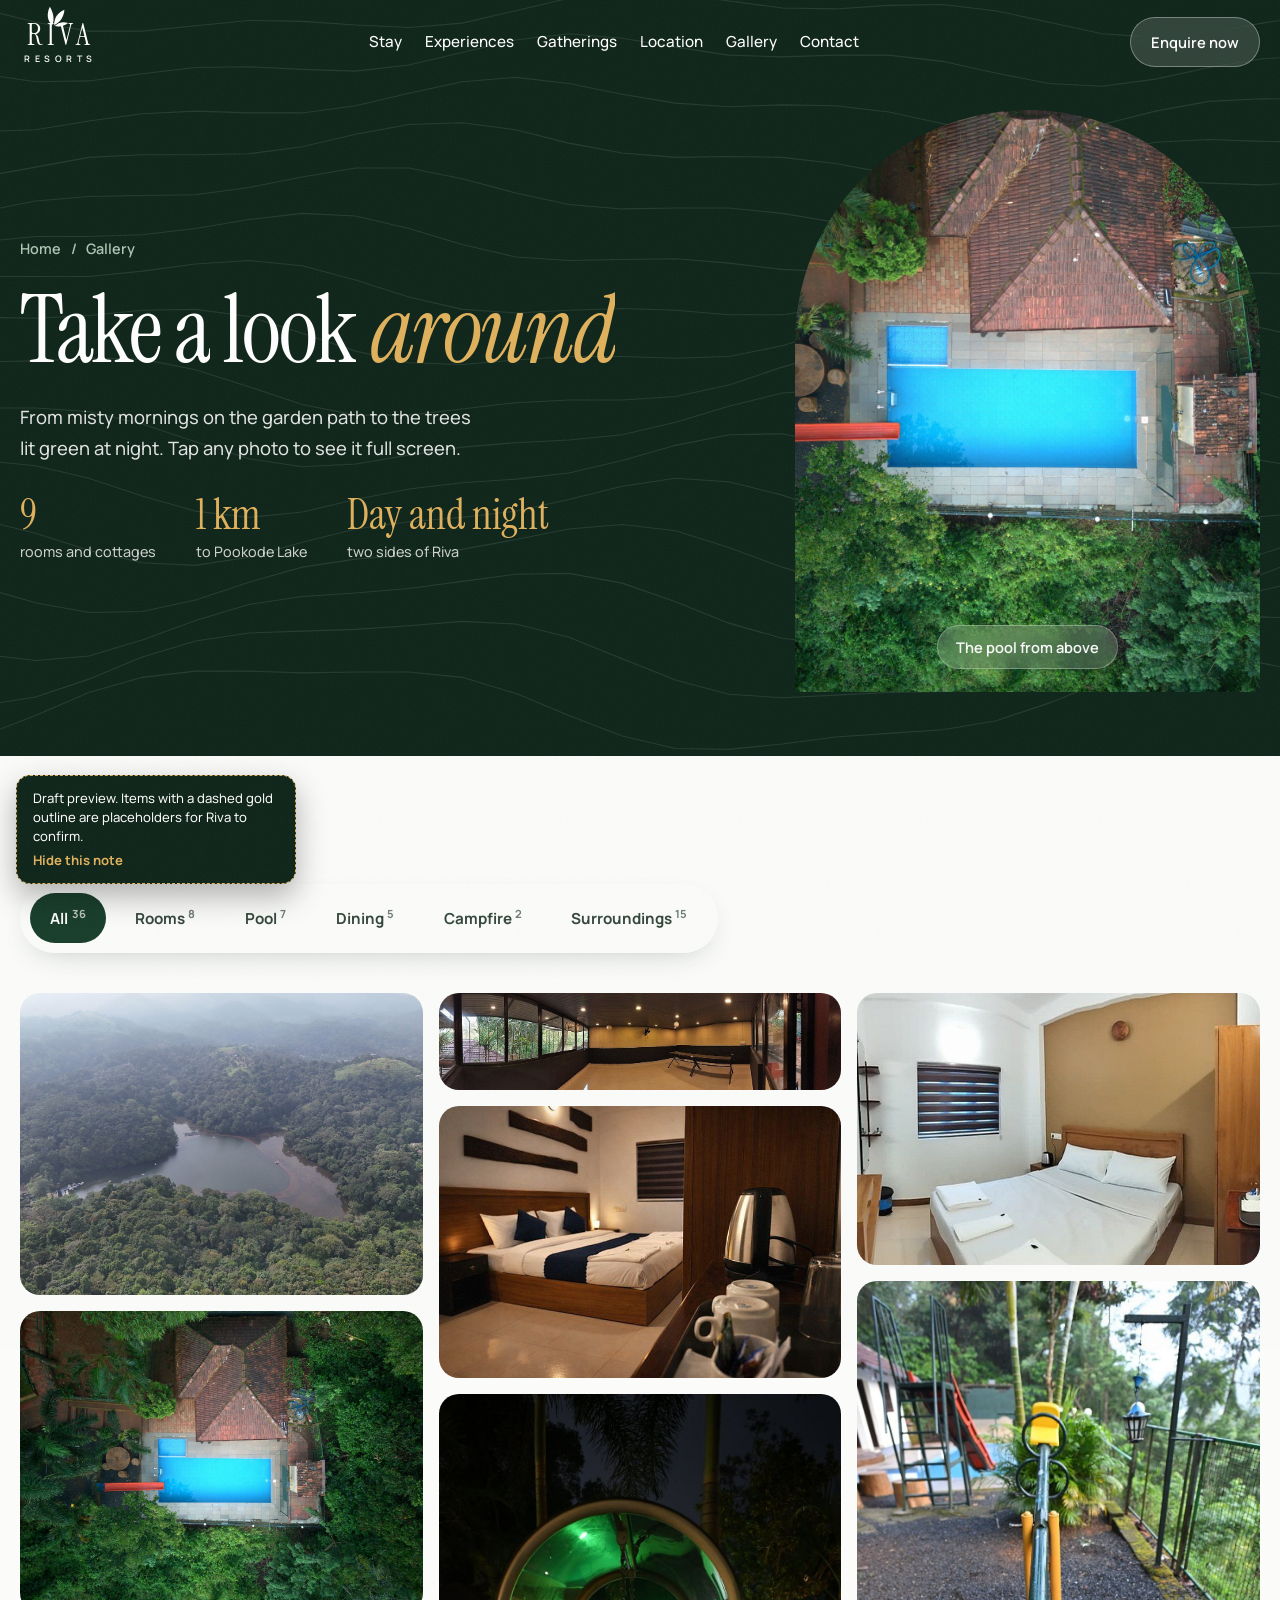
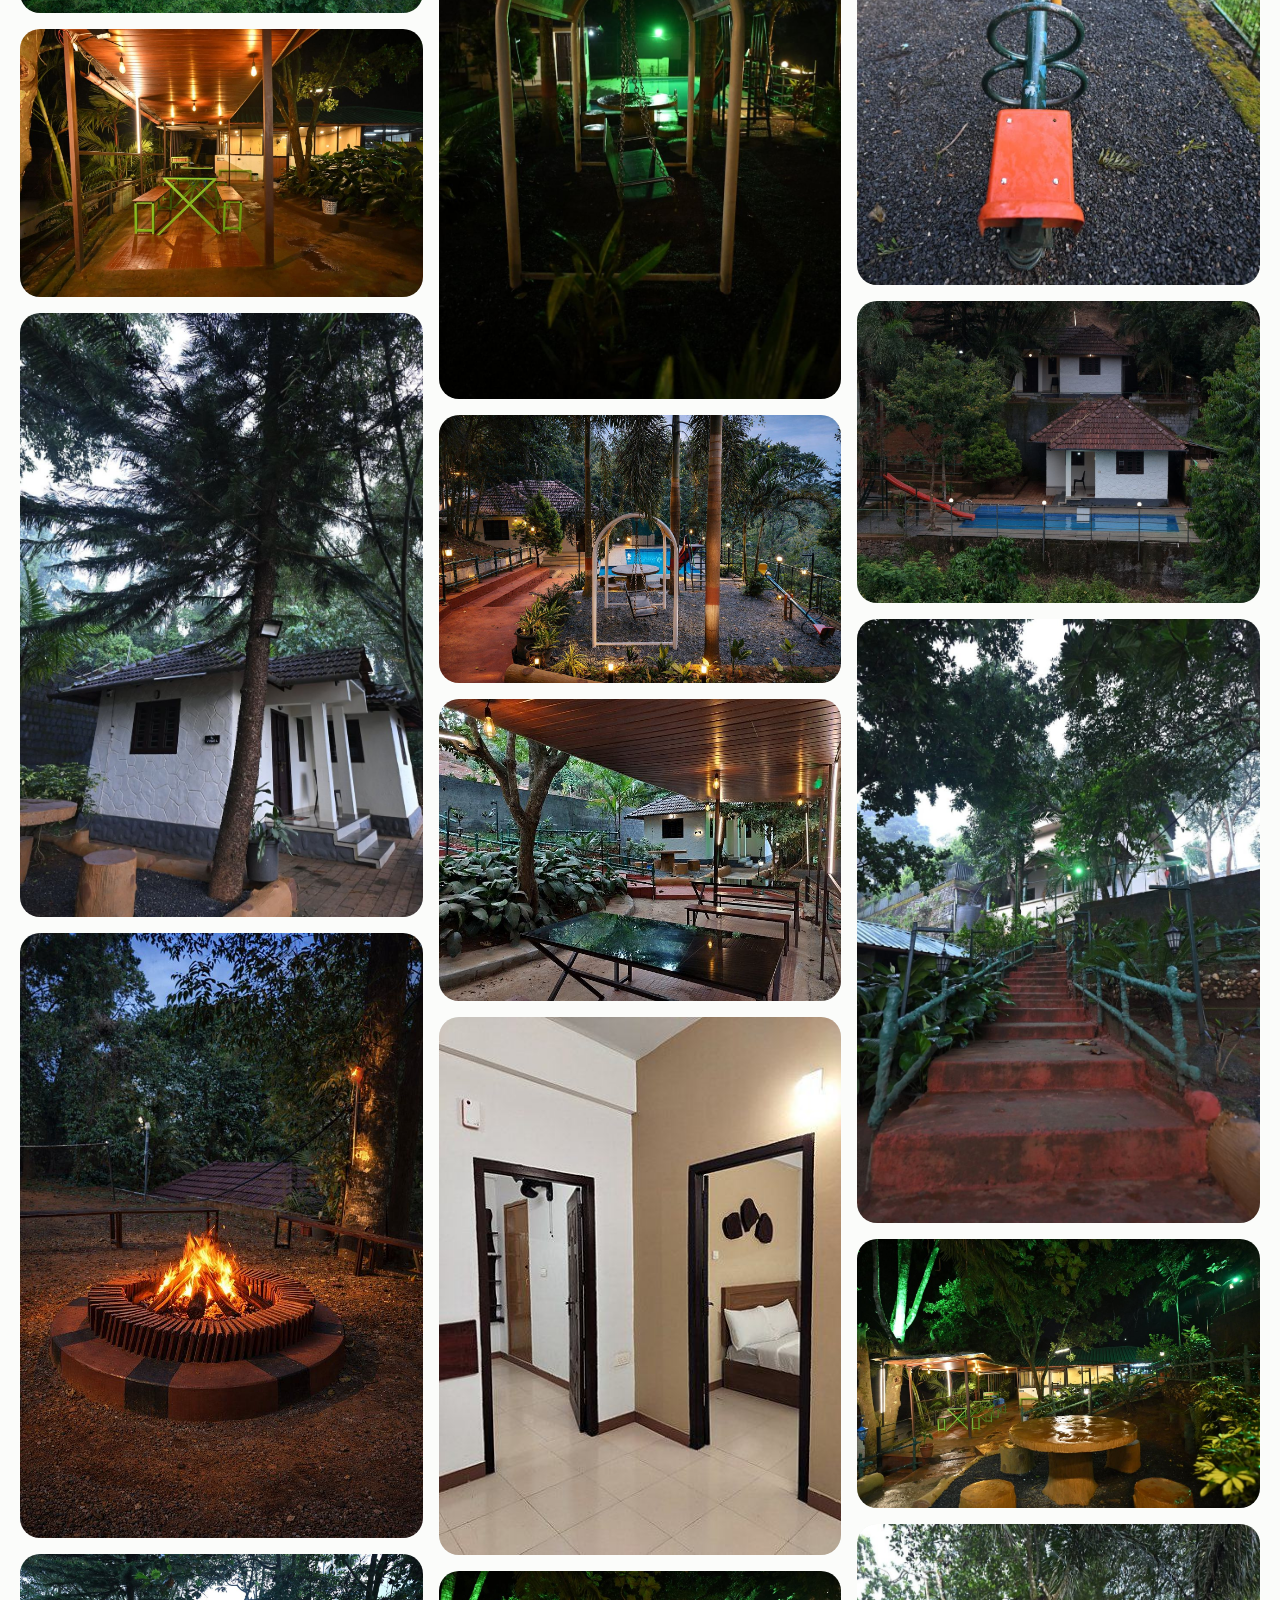
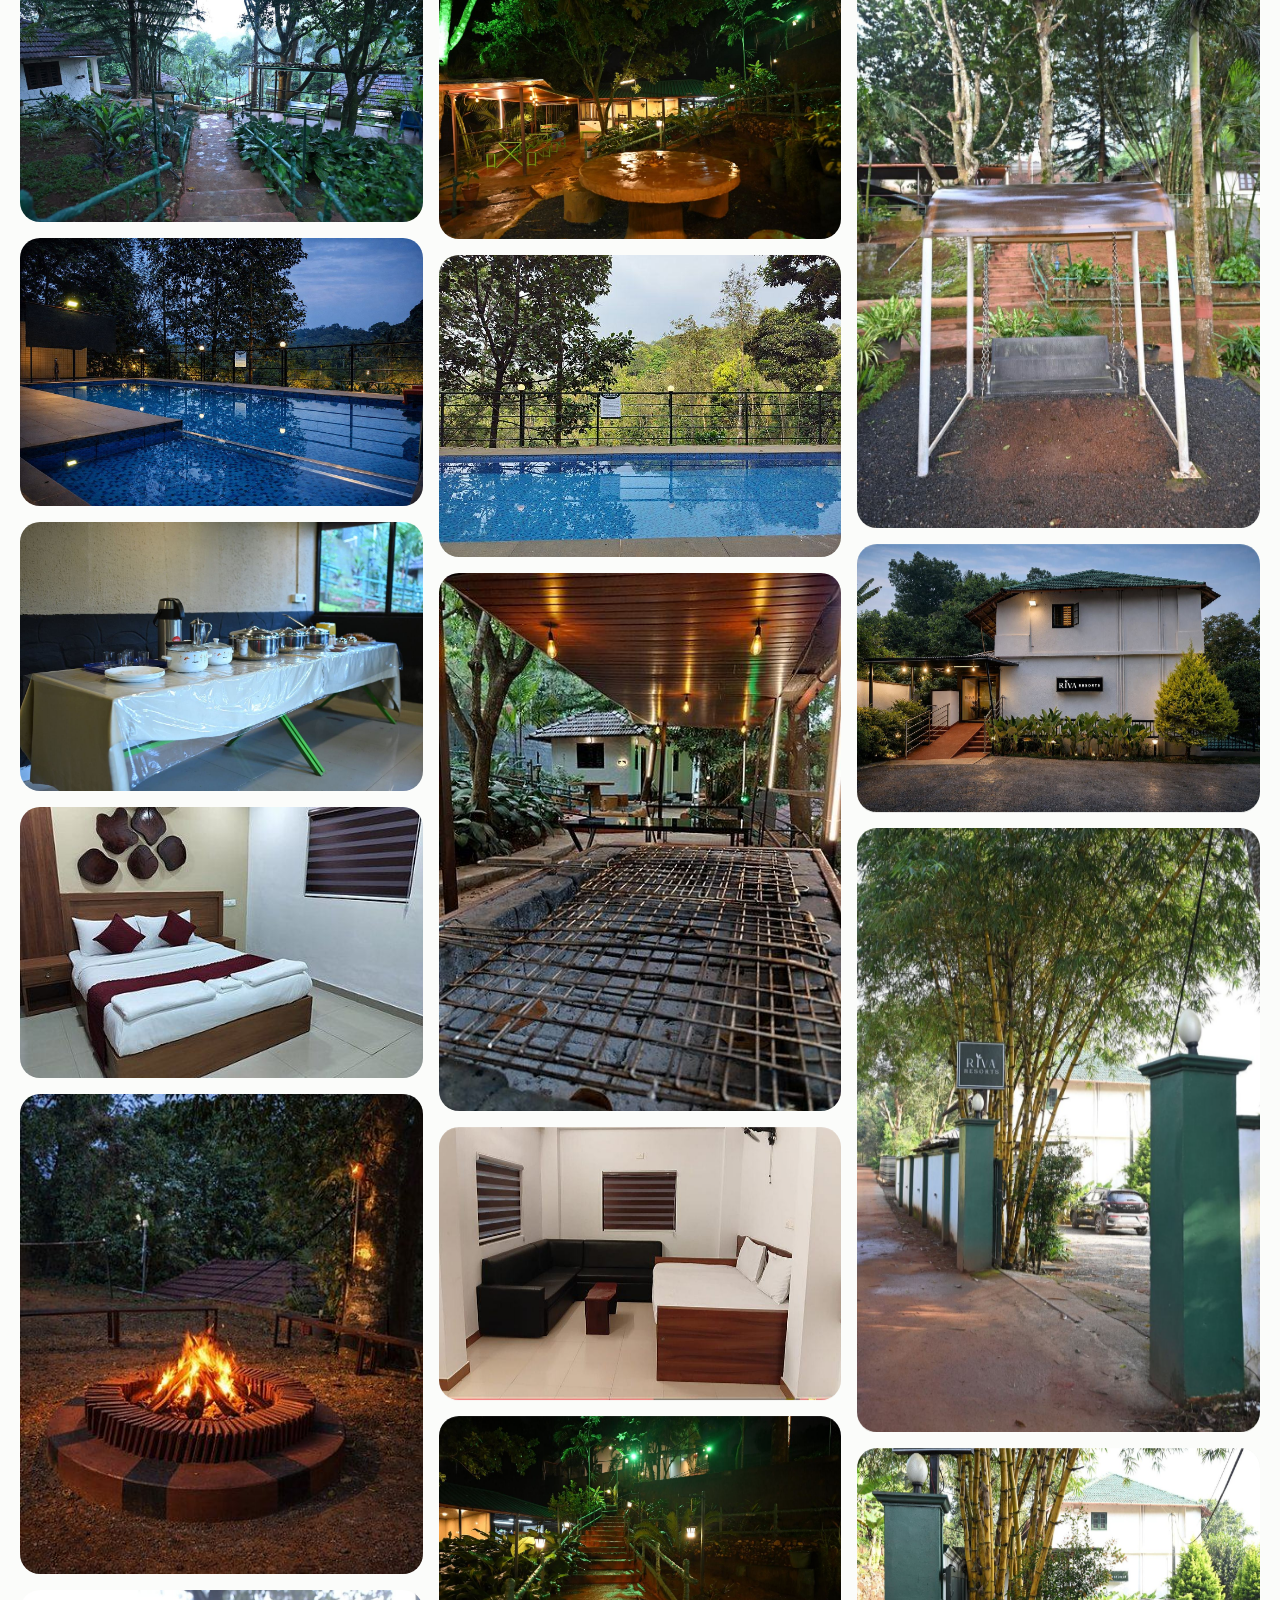
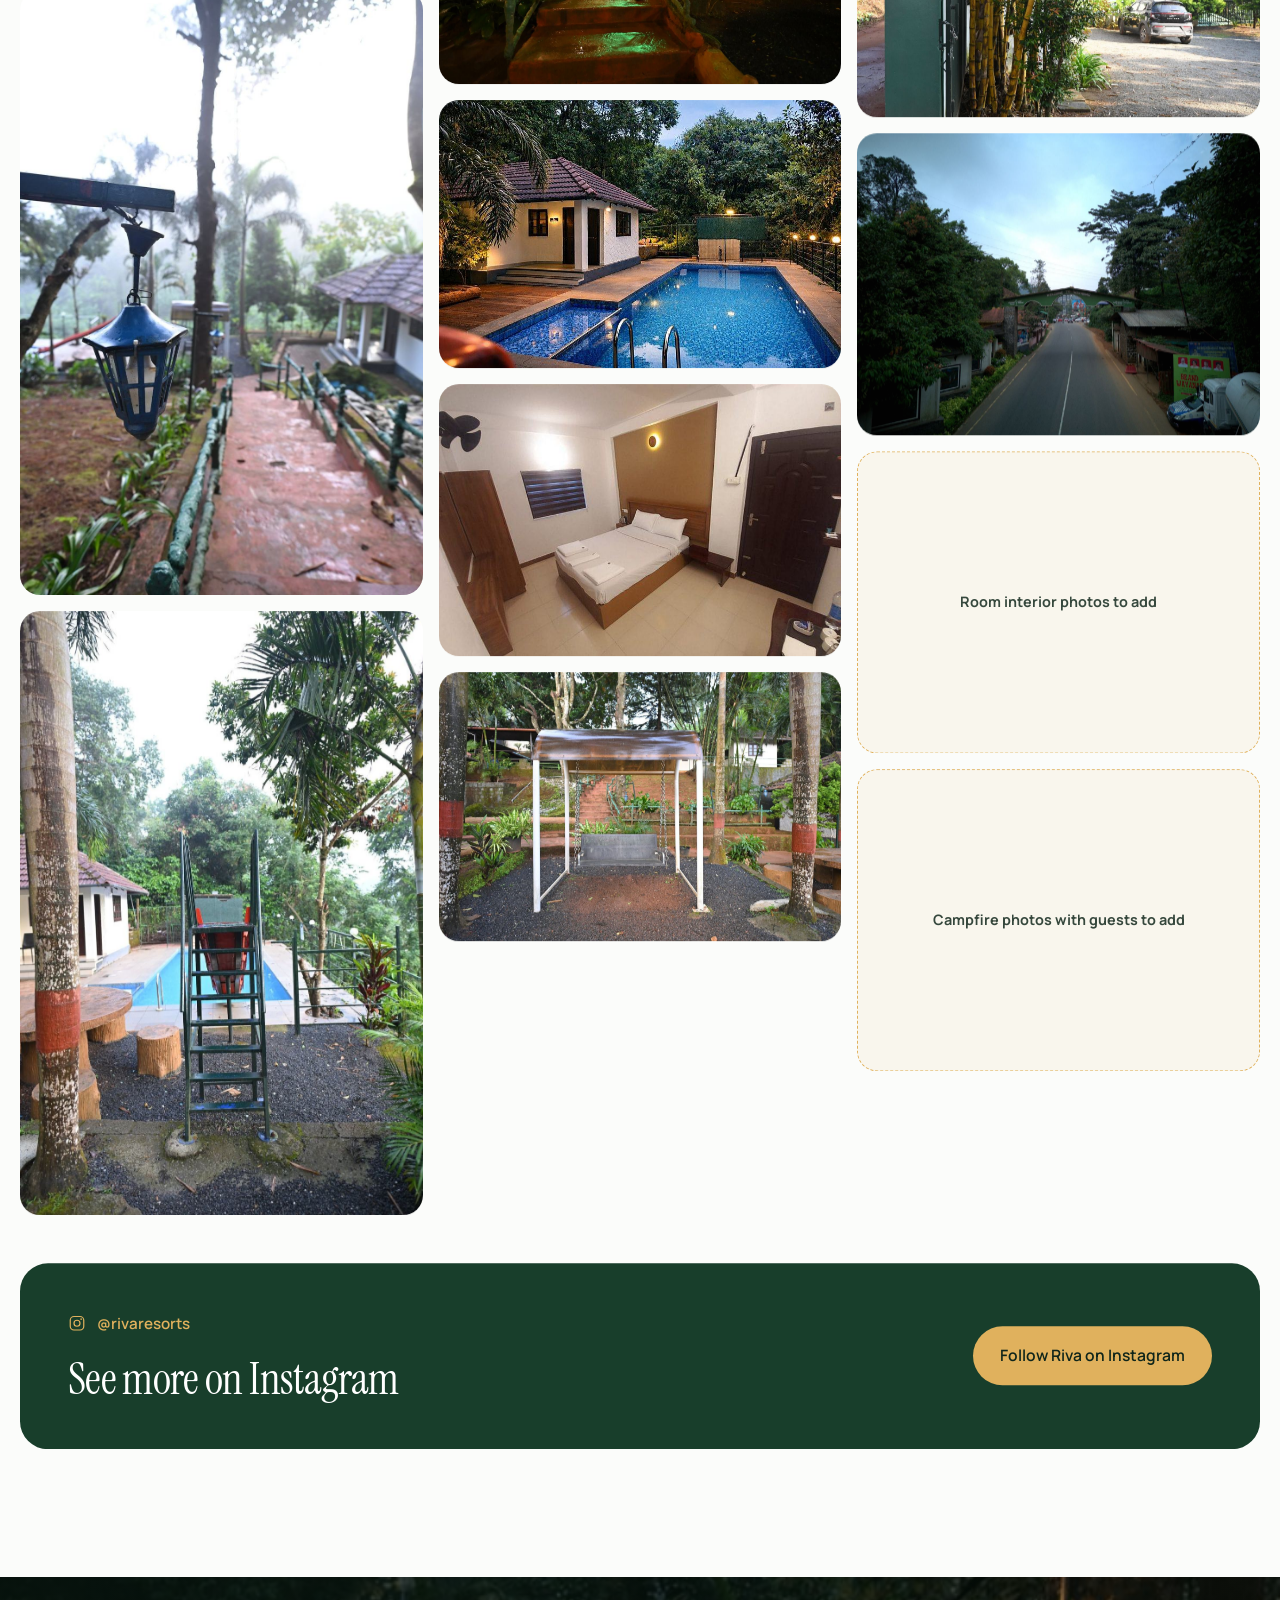
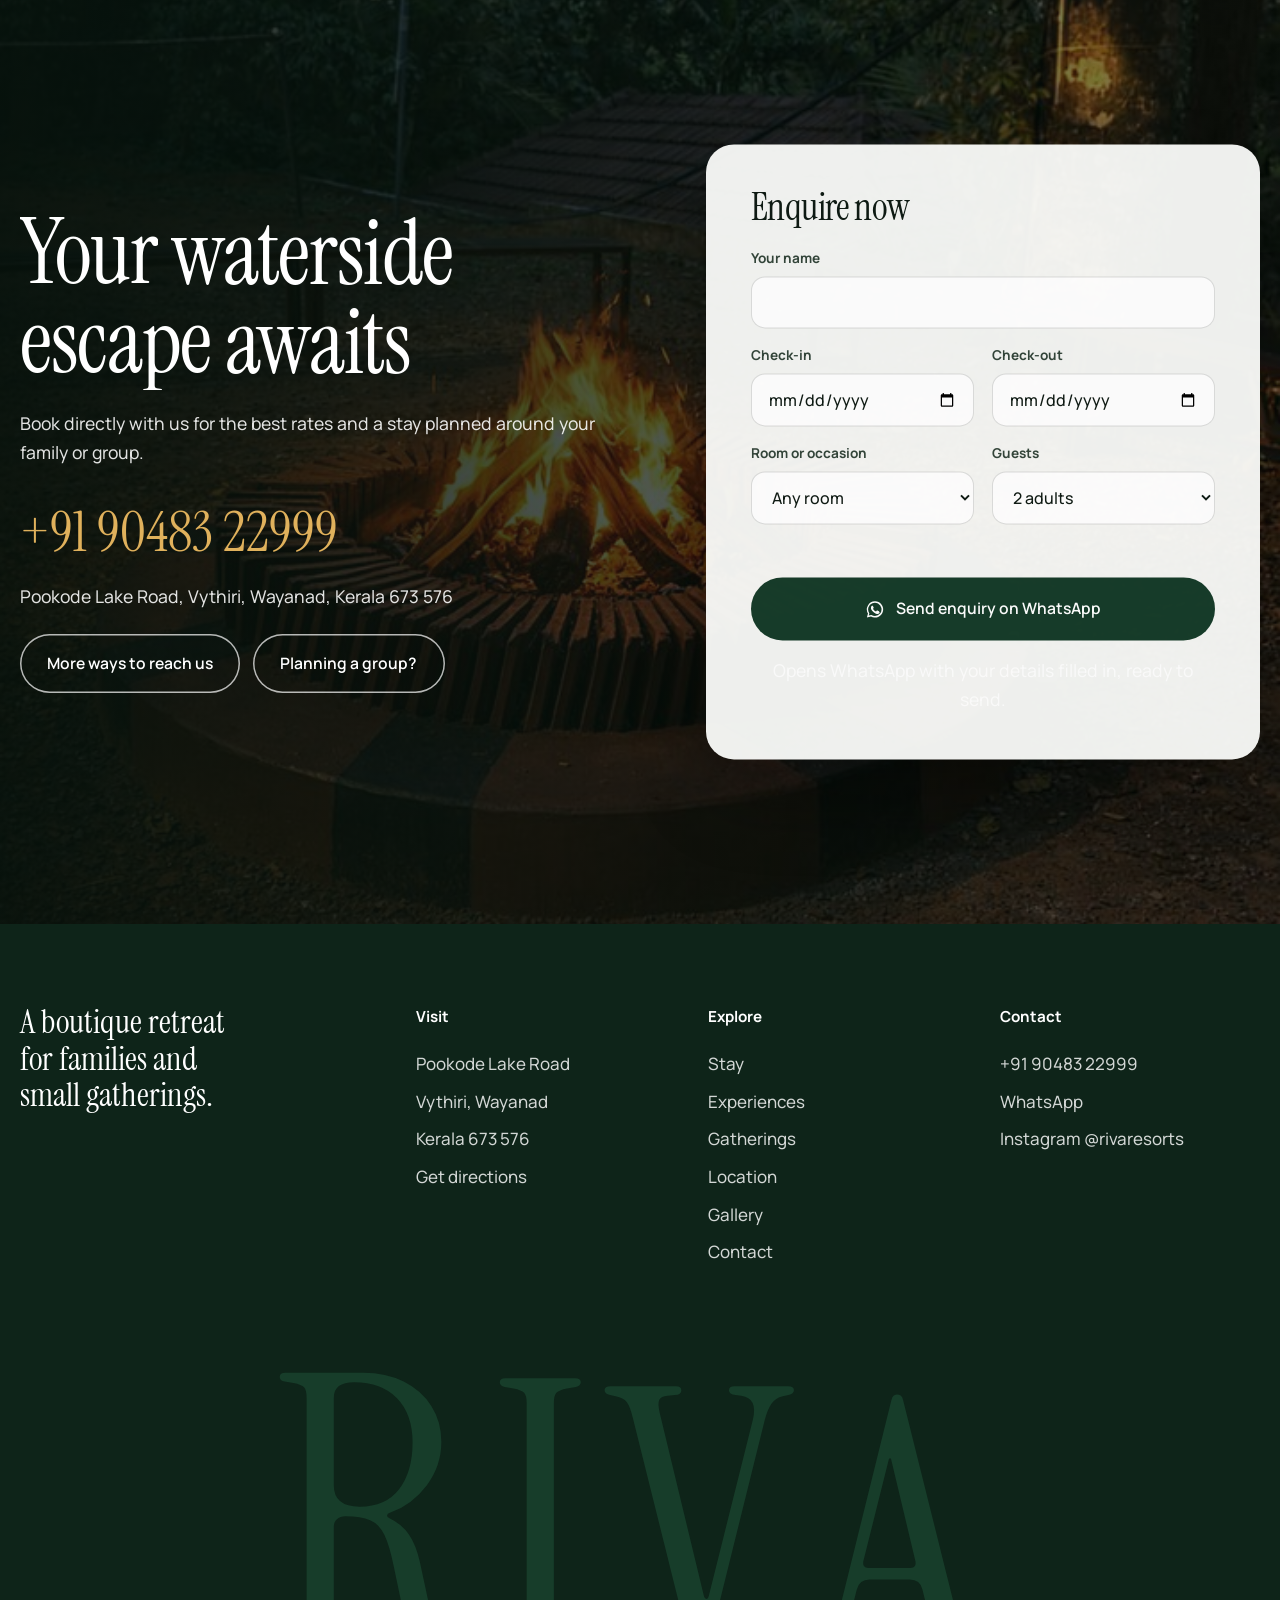
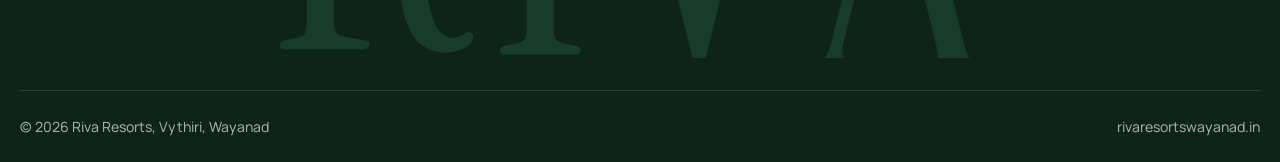
<file: gallery.html>
<!DOCTYPE html>
<html lang="en">
<head>
<meta charset="utf-8">
<meta name="viewport" content="width=device-width, initial-scale=1, viewport-fit=cover">
<title>Gallery | Photos of Riva Resorts, Vythiri, Wayanad</title>
<meta name="description" content="Photos of Riva Resorts in Wayanad: the cottages and rooms, the pool, dining, campfire nights and the misty gardens, plus Pookode Lake from above.">
<meta property="og:title" content="Gallery | Riva Resorts Wayanad">
<link rel="icon" type="image/svg+xml" href="assets/favicon.svg">
<link rel="apple-touch-icon" href="assets/apple-touch-icon.png">
<link rel="canonical" href="https://rivaresortswayanad.in/gallery.html">
<meta property="og:type" content="website">
<meta property="og:url" content="https://rivaresortswayanad.in/gallery.html">
<meta property="og:site_name" content="Riva Resorts Wayanad">
<meta property="og:image" content="https://rivaresortswayanad.in/assets/images/a-cottage-dusk.jpg">
<meta name="twitter:card" content="summary_large_image">
<meta property="og:description" content="Photos of Riva Resorts in Wayanad: the cottages and rooms, the pool, dining, campfire nights and the misty gardens, plus Pookode Lake from above.">
<meta name="theme-color" content="#0E2419">
<script>document.documentElement.classList.add('js');</script>
<link rel="stylesheet" href="assets/css/site.css">
</head>
<body data-page="gallery">
<div class="grain" aria-hidden="true"></div>
<div class="cursor" aria-hidden="true"><span>View</span></div>
<svg width="0" height="0" style="position:absolute" aria-hidden="true">
  <symbol id="sprig" viewBox="0 0 40 40">
    <path d="M14 36C6 30 4 18 10 6c6 10 8 21 4 30z"/>
    <path d="M17 36c0-11 5-20 17-25-1 12-7 21-17 25z"/>
    <path d="M18 38c6-6 14-8 22-5-6 5-14 7-22 5z"/>
  </symbol>
  <symbol id="wa" viewBox="0 0 32 32"><path d="M16 3a13 13 0 0 0-11.2 19.6L3 29l6.6-1.7A13 13 0 1 0 16 3zm0 23.7c-2 0-4-.5-5.7-1.6l-.4-.2-3.9 1 1-3.8-.3-.4A10.7 10.7 0 1 1 16 26.7zm5.9-8c-.3-.2-1.9-.9-2.2-1-.3-.1-.5-.2-.7.2l-1 1.2c-.2.2-.4.2-.7.1a8.8 8.8 0 0 1-4.4-3.8c-.3-.6.3-.5 1-1.7.1-.2 0-.4 0-.5l-1-2.4c-.3-.6-.5-.5-.7-.5h-.6c-.2 0-.6.1-.9.4-.3.3-1.2 1.2-1.2 2.9s1.2 3.3 1.4 3.6c.2.2 2.4 3.7 5.9 5.2 2.2.9 3 1 4.1.8.7-.1 1.9-.8 2.2-1.5.3-.8.3-1.4.2-1.5-.1-.2-.3-.2-.6-.4z"/></symbol>
  <symbol id="arrow" viewBox="0 0 24 24"><path d="M5 12h14M13 6l6 6-6 6" fill="none" stroke="currentColor" stroke-width="1.6" stroke-linecap="round" stroke-linejoin="round"/></symbol>
  <symbol id="arrow-l" viewBox="0 0 24 24"><path d="M19 12H5M11 6l-6 6 6 6" fill="none" stroke="currentColor" stroke-width="1.6" stroke-linecap="round" stroke-linejoin="round"/></symbol>
  <symbol id="ig" viewBox="0 0 24 24"><rect x="3" y="3" width="18" height="18" rx="5" fill="none" stroke="currentColor" stroke-width="1.6"/><circle cx="12" cy="12" r="4" fill="none" stroke="currentColor" stroke-width="1.6"/><circle cx="17.5" cy="6.5" r="1.1" fill="currentColor"/></symbol>
</svg>

<header class="header">
  <div class="wrap bar">
    <a class="brand" href="index.html" aria-label="Riva Resorts, home">
      <span class="word">R<span class="i">I<svg class="sprig" aria-hidden="true"><use href="#sprig"/></svg></span>VA</span>
      <small>RESORTS</small>
    </a>
    <nav class="nav" aria-label="Main">
      <a href="stay.html"><span>Stay</span><span aria-hidden="true">Stay</span></a>
      <a href="experiences.html"><span>Experiences</span><span aria-hidden="true">Experiences</span></a>
      <a href="gatherings.html"><span>Gatherings</span><span aria-hidden="true">Gatherings</span></a>
      <a href="location.html"><span>Location</span><span aria-hidden="true">Location</span></a>
      <a href="gallery.html" aria-current="page"><span>Gallery</span><span aria-hidden="true">Gallery</span></a>
      <a href="contact.html"><span>Contact</span><span aria-hidden="true">Contact</span></a>
    </nav>
    <div class="head-cta">
      <a class="btn btn-forest magnetic" href="#enquire">Enquire now</a>
      <button class="menu-btn" type="button" aria-label="Open menu" aria-expanded="false" aria-controls="mobile-menu"><i></i><i></i></button>
    </div>
  </div>
</header>
<nav class="mobile-menu" id="mobile-menu" aria-label="Mobile">
  <a href="stay.html">Stay</a>
  <a href="experiences.html">Experiences</a>
  <a href="gatherings.html">Gatherings</a>
  <a href="location.html">Location</a>
  <a href="gallery.html">Gallery</a>
  <a href="contact.html">Contact</a>
  <div class="mm-foot"><a href="tel:+919048322999" style="font-family:var(--sans);font-size:1.1rem">+91 90483 22999</a></div>
</nav>


<main id="top">
  <section class="page-hero short" aria-labelledby="gal-h1">
    <svg class="contours" viewBox="0 0 1440 900" preserveAspectRatio="xMidYMid slice" aria-hidden="true"><path d="M-20,35 L40,50 L100,60 L160,60 L220,54 L280,48 L340,49 L400,53 L460,56 L520,51 L580,37 L640,23 L700,15 L760,18 L820,26 L880,34 L940,35 L1000,31 L1060,30 L1120,37 L1180,50 L1240,63 L1300,67 L1360,62 L1420,51 L1480,42"/><path d="M-20,108 L40,117 L100,116 L160,108 L220,101 L280,100 L340,103 L400,105 L460,98 L520,84 L580,70 L640,63 L700,68 L760,78 L820,87 L880,89 L940,87 L1000,87 L1060,94 L1120,107 L1180,119 L1240,122 L1300,114 L1360,101 L1420,91 L1480,88"/><path d="M-20,173 L40,171 L100,161 L160,153 L220,150 L280,152 L340,152 L400,144 L460,130 L520,117 L580,112 L640,119 L700,131 L760,141 L820,145 L880,143 L940,144 L1000,151 L1060,164 L1120,174 L1180,175 L1240,165 L1300,150 L1360,139 L1420,136 L1480,137"/><path d="M-20,224 L40,213 L100,202 L160,199 L220,199 L280,198 L340,190 L400,176 L460,165 L520,163 L580,171 L640,186 L700,197 L760,202 L820,201 L880,202 L940,209 L1000,220 L1060,228 L1120,226 L1180,214 L1240,197 L1300,185 L1360,182 L1420,184 L1480,185"/><path d="M-20,263 L40,251 L100,246 L160,245 L220,244 L280,236 L340,224 L400,214 L460,214 L520,226 L580,242 L640,255 L700,260 L760,259 L820,259 L880,265 L940,275 L1000,280 L1060,276 L1120,261 L1180,243 L1240,231 L1300,228 L1360,231 L1420,233 L1480,229"/><path d="M-20,297 L40,291 L100,291 L160,289 L220,282 L280,272 L340,265 L400,268 L460,282 L520,300 L580,314 L640,318 L700,317 L760,316 L820,321 L880,328 L940,331 L1000,323 L1060,307 L1120,288 L1180,276 L1240,274 L1300,278 L1360,282 L1420,280 L1480,277"/><path d="M-20,336 L40,336 L100,336 L160,330 L220,322 L280,318 L340,324 L400,340 L460,359 L520,373 L580,377 L640,374 L700,372 L760,374 L820,379 L880,379 L940,370 L1000,351 L1060,333 L1120,321 L1180,321 L1240,327 L1300,333 L1360,334 L1420,332 L1480,335"/><path d="M-20,382 L40,383 L100,380 L160,374 L220,373 L280,381 L340,400 L400,420 L460,433 L520,435 L580,430 L640,426 L700,426 L760,428 L820,426 L880,414 L940,395 L1000,377 L1060,367 L1120,369 L1180,378 L1240,386 L1300,389 L1360,389 L1420,394 L1480,407"/><path d="M-20,432 L40,431 L100,428 L160,429 L220,441 L280,460 L340,480 L400,492 L460,492 L520,485 L580,478 L640,475 L700,475 L760,471 L820,458 L880,438 L940,421 L1000,414 L1060,419 L1120,431 L1180,441 L1240,446 L1300,448 L1360,454 L1420,467 L1480,484"/><path d="M-20,484 L40,484 L100,488 L160,502 L220,522 L280,541 L340,550 L400,547 L460,537 L520,528 L580,523 L640,520 L700,514 L760,500 L820,482 L880,467 L940,463 L1000,471 L1060,486 L1120,498 L1180,505 L1240,509 L1300,515 L1360,527 L1420,543 L1480,553"/><path d="M-20,543 L40,549 L100,563 L160,583 L220,600 L280,607 L340,601 L400,587 L460,575 L520,568 L580,564 L640,557 L700,543 L760,526 L820,514 L880,513 L940,525 L1000,543 L1060,558 L1120,566 L1180,570 L1240,575 L1300,586 L1360,599 L1420,606 L1480,601"/><path d="M-20,610 L40,625 L100,644 L160,658 L220,661 L280,652 L340,635 L400,620 L460,612 L520,607 L580,600 L640,587 L700,572 L760,563 L820,567 L880,582 L940,602 L1000,618 L1060,627 L1120,630 L1180,635 L1240,644 L1300,654 L1360,657 L1420,648 L1480,628"/><path d="M-20,686 L40,703 L100,714 L160,713 L220,700 L280,680 L340,663 L400,654 L460,649 L520,643 L580,632 L640,620 L700,615 L760,622 L820,641 L880,663 L940,681 L1000,689 L1060,691 L1120,693 L1180,700 L1240,706 L1300,705 L1360,693 L1420,671 L1480,648"/><path d="M-20,761 L40,768 L100,763 L160,745 L220,723 L280,705 L340,696 L400,692 L460,687 L520,679 L580,671 L640,670 L700,681 L760,702 L820,726 L880,743 L940,750 L1000,750 L1060,750 L1120,753 L1180,755 L1240,751 L1300,735 L1360,712 L1420,689 L1480,675"/><path d="M-20,819 L40,809 L100,789 L160,764 L220,746 L280,737 L340,735 L400,733 L460,729 L520,724 L580,727 L640,742 L700,766 L760,790 L820,806 L880,810 L940,807 L1000,804 L1060,803 L1120,802 L1180,794 L1240,776 L1300,752 L1360,730 L1420,719 L1480,721"/><path d="M-20,853 L40,830 L100,804 L160,787 L220,780 L280,780 L340,782 L400,781 L460,781 L520,787 L580,805 L640,830 L700,853 L760,867 L820,868 L880,862 L940,854 L1000,850 L1060,846 L1120,836 L1180,816 L1240,792 L1300,772 L1360,765 L1420,771 L1480,783"/></svg>
    <div class="wrap ph-grid">
      <div>
        <p class="crumb"><a href="index.html">Home</a><span aria-hidden="true">/</span><span>Gallery</span></p>
        <h1 id="gal-h1" class="split hero-title">Take a look <em>around</em></h1>
        <p class="sub fade-up">From misty mornings on the garden path to the trees lit green at night. Tap any photo to see it full screen.</p>
        <div class="g-stats fade-up">
          <div><b>9</b><span>rooms and cottages</span></div>
          <div><b>1 km</b><span>to Pookode Lake</span></div>
          <div><b>Day and night</b><span>two sides of Riva</span></div>
        </div>
      </div>
      <div class="ph-photo fade-up"><img src="assets/images/a-pool-top.jpg" alt="The pool and a cottage roof seen from directly above, surrounded by forest" fetchpriority="high"><span class="tag">The pool from above</span></div>
    </div>
  </section>

  <section class="section" aria-label="Photos">
    <div class="wrap">
      <div class="filters" role="group" aria-label="Filter photos">
        <button type="button" data-filter="all" aria-pressed="true">All<sup></sup></button>
        <button type="button" data-filter="rooms" aria-pressed="false">Rooms<sup></sup></button>
        <button type="button" data-filter="pool" aria-pressed="false">Pool<sup></sup></button>
        <button type="button" data-filter="dining" aria-pressed="false">Dining<sup></sup></button>
        <button type="button" data-filter="campfire" aria-pressed="false">Campfire<sup></sup></button>
        <button type="button" data-filter="surroundings" aria-pressed="false">Surroundings<sup></sup></button>
      </div>
      <div class="g-grid">
        <button class="g-item" type="button" data-cat="surroundings" data-cap="Pookode Lake from above, 1 km away"><img src="assets/images/g-a-pookode.jpg" alt="Pookode Lake from above, 1 km away" loading="lazy"><span class="cap">Pookode Lake from above, 1 km away</span></button>
        <button class="g-item" type="button" data-cat="pool" data-cap="The pool from directly above"><img src="assets/images/g-a-pool-top.jpg" alt="The pool from directly above" loading="lazy"><span class="cap">The pool from directly above</span></button>
        <button class="g-item" type="button" data-cat="dining" data-cap="The open-air dining area at night"><img src="assets/images/g-p-dining-night.jpg" alt="The open-air dining area at night" loading="lazy"><span class="cap">The open-air dining area at night</span></button>
        <button class="g-item" type="button" data-cat="rooms" data-cap="Vihara, one of the three single bedroom cottages"><img src="assets/images/g-p-vihara.jpg" alt="Vihara, one of the three single bedroom cottages" loading="lazy"><span class="cap">Vihara, one of the three single bedroom cottages</span></button>
        <button class="g-item" type="button" data-cat="campfire" data-cap="The fire pit, lit for the evening"><img src="assets/images/g-campfire.jpg" alt="The fire pit, lit for the evening" loading="lazy"><span class="cap">The fire pit, lit for the evening</span></button>
        <button class="g-item" type="button" data-cat="surroundings" data-cap="A misty morning on the garden path"><img src="assets/images/g-p-path-mist.jpg" alt="A misty morning on the garden path" loading="lazy"><span class="cap">A misty morning on the garden path</span></button>
        <button class="g-item" type="button" data-cat="pool" data-cap="The pool lit up at dusk"><img src="assets/images/g-hero-pool-dusk.jpg" alt="The pool lit up at dusk" loading="lazy"><span class="cap">The pool lit up at dusk</span></button>
        <button class="g-item" type="button" data-cat="dining" data-cap="Breakfast laid out in the dining hall"><img src="assets/images/g-p-breakfast.jpg" alt="Breakfast laid out in the dining hall" loading="lazy"><span class="cap">Breakfast laid out in the dining hall</span></button>
        <button class="g-item" type="button" data-cat="rooms" data-cap="Inside a single bedroom cottage"><img src="assets/images/g-single-bedroom.jpg" alt="Inside a single bedroom cottage" loading="lazy"><span class="cap">Inside a single bedroom cottage</span></button>
        <button class="g-item" type="button" data-cat="campfire" data-cap="Benches round the fire pit"><img src="assets/images/g-campfire-2.jpg" alt="Benches round the fire pit" loading="lazy"><span class="cap">Benches round the fire pit</span></button>
        <button class="g-item" type="button" data-cat="surroundings" data-cap="Lanterns above the steps in the mist"><img src="assets/images/g-p-lantern-mist.jpg" alt="Lanterns above the steps in the mist" loading="lazy"><span class="cap">Lanterns above the steps in the mist</span></button>
        <button class="g-item" type="button" data-cat="pool" data-cap="The slide ladder beside the pool"><img src="assets/images/g-p-slide-pool.jpg" alt="The slide ladder beside the pool" loading="lazy"><span class="cap">The slide ladder beside the pool</span></button>
        <button class="g-item" type="button" data-cat="dining" data-cap="The private dining and event hall"><img src="assets/images/g-dining-hall.jpg" alt="The private dining and event hall" loading="lazy"><span class="cap">The private dining and event hall</span></button>
        <button class="g-item" type="button" data-cat="rooms" data-cap="A bedroom in the two bedroom cottage"><img src="assets/images/g-twobed-bedroom.jpg" alt="A bedroom in the two bedroom cottage" loading="lazy"><span class="cap">A bedroom in the two bedroom cottage</span></button>
        <button class="g-item" type="button" data-cat="surroundings" data-cap="The garden swing lit green at night"><img src="assets/images/g-p-swing-night.jpg" alt="The garden swing lit green at night" loading="lazy"><span class="cap">The garden swing lit green at night</span></button>
        <button class="g-item" type="button" data-cat="pool" data-cap="Lanterns along the path to the pool"><img src="assets/images/g-pool-arch.jpg" alt="Lanterns along the path to the pool" loading="lazy"><span class="cap">Lanterns along the path to the pool</span></button>
        <button class="g-item" type="button" data-cat="dining" data-cap="The open-air dining area by day"><img src="assets/images/g-dining.jpg" alt="The open-air dining area by day" loading="lazy"><span class="cap">The open-air dining area by day</span></button>
        <button class="g-item" type="button" data-cat="rooms" data-cap="The lounge between the two bedrooms"><img src="assets/images/g-lounge-2.jpg" alt="The lounge between the two bedrooms" loading="lazy"><span class="cap">The lounge between the two bedrooms</span></button>
        <button class="g-item" type="button" data-cat="surroundings" data-cap="The garden after dark"><img src="assets/images/g-p-garden-night.jpg" alt="The garden after dark" loading="lazy"><span class="cap">The garden after dark</span></button>
        <button class="g-item" type="button" data-cat="pool" data-cap="The pool looking out over the hills"><img src="assets/images/g-pool-hills.jpg" alt="The pool looking out over the hills" loading="lazy"><span class="cap">The pool looking out over the hills</span></button>
        <button class="g-item" type="button" data-cat="dining" data-cap="The barbecue grill"><img src="assets/images/g-dining-2.jpg" alt="The barbecue grill" loading="lazy"><span class="cap">The barbecue grill</span></button>
        <button class="g-item" type="button" data-cat="rooms" data-cap="The two bedroom cottage lounge"><img src="assets/images/g-twobed-lounge.jpg" alt="The two bedroom cottage lounge" loading="lazy"><span class="cap">The two bedroom cottage lounge</span></button>
        <button class="g-item" type="button" data-cat="surroundings" data-cap="Lantern-lit steps at night"><img src="assets/images/g-p-stairs-night.jpg" alt="Lantern-lit steps at night" loading="lazy"><span class="cap">Lantern-lit steps at night</span></button>
        <button class="g-item" type="button" data-cat="pool" data-cap="A cottage beside the pool"><img src="assets/images/g-cottage-pool.jpg" alt="A cottage beside the pool" loading="lazy"><span class="cap">A cottage beside the pool</span></button>
        <button class="g-item" type="button" data-cat="rooms" data-cap="A deluxe room"><img src="assets/images/g-deluxe-room.jpg" alt="A deluxe room" loading="lazy"><span class="cap">A deluxe room</span></button>
        <button class="g-item" type="button" data-cat="surroundings" data-cap="A covered swing in the garden"><img src="assets/images/g-p-swing.jpg" alt="A covered swing in the garden" loading="lazy"><span class="cap">A covered swing in the garden</span></button>
        <button class="g-item" type="button" data-cat="rooms" data-cap="A standard room"><img src="assets/images/g-standard-room.jpg" alt="A standard room" loading="lazy"><span class="cap">A standard room</span></button>
        <button class="g-item" type="button" data-cat="surroundings" data-cap="The seesaw in the play area"><img src="assets/images/g-p-seesaw.jpg" alt="The seesaw in the play area" loading="lazy"><span class="cap">The seesaw in the play area</span></button>
        <button class="g-item" type="button" data-cat="rooms pool" data-cap="A cottage and the pool at dusk, from above"><img src="assets/images/g-a-cottage-dusk.jpg" alt="A cottage and the pool at dusk, from above" loading="lazy"><span class="cap">A cottage and the pool at dusk, from above</span></button>
        <button class="g-item" type="button" data-cat="surroundings" data-cap="The steps up to the main building"><img src="assets/images/g-p-stairs-day.jpg" alt="The steps up to the main building" loading="lazy"><span class="cap">The steps up to the main building</span></button>
        <button class="g-item" type="button" data-cat="surroundings" data-cap="The games room glowing at night"><img src="assets/images/g-p-garden-night-2.jpg" alt="The games room glowing at night" loading="lazy"><span class="cap">The games room glowing at night</span></button>
        <button class="g-item" type="button" data-cat="surroundings" data-cap="The garden swing under tall trees"><img src="assets/images/g-p-swing-tall.jpg" alt="The garden swing under tall trees" loading="lazy"><span class="cap">The garden swing under tall trees</span></button>
        <button class="g-item" type="button" data-cat="surroundings" data-cap="The main building at dusk"><img src="assets/images/g-riva-house.jpg" alt="The main building at dusk" loading="lazy"><span class="cap">The main building at dusk</span></button>
        <button class="g-item" type="button" data-cat="surroundings" data-cap="The entrance gate on Pookode Lake Road"><img src="assets/images/g-p-gate.jpg" alt="The entrance gate on Pookode Lake Road" loading="lazy"><span class="cap">The entrance gate on Pookode Lake Road</span></button>
        <button class="g-item" type="button" data-cat="surroundings" data-cap="The driveway and main building"><img src="assets/images/g-p-entrance.jpg" alt="The driveway and main building" loading="lazy"><span class="cap">The driveway and main building</span></button>
        <button class="g-item" type="button" data-cat="surroundings" data-cap="The road into Wayanad"><img src="assets/images/g-a-gateway.jpg" alt="The road into Wayanad" loading="lazy"><span class="cap">The road into Wayanad</span></button>
        <div class="g-item g-add" data-cat="rooms">Room interior photos to add</div>
        <div class="g-item g-add" data-cat="campfire">Campfire photos with guests to add</div>
      </div>

      <div class="insta-band">
        <div>
          <p class="kicker" style="color:var(--lamp)"><svg aria-hidden="true"><use href="#ig"/></svg>@rivaresorts</p>
          <h3>See more on Instagram</h3>
        </div>
        <a class="btn btn-lamp magnetic" href="https://www.instagram.com/rivaresorts" target="_blank" rel="noopener">Follow Riva on Instagram</a>
      </div>
    </div>
  </section>

  <section class="book" id="enquire" aria-labelledby="book-title">
    <div class="book-bg"><img src="assets/images/campfire.jpg" alt="" loading="lazy"></div>
    <div class="wrap book-grid">
      <div>
        <h2 id="book-title" class="split">Your waterside escape awaits</h2>
        <p>Book directly with us for the best rates and a stay planned around your family or group.</p>
        <a class="phone" href="tel:+919048322999">+91 90483 22999</a>
        <p class="addr">Pookode Lake Road, Vythiri, Wayanad, Kerala 673 576</p>
        <div class="btn-row" style="margin-top:1.4rem"><a class="btn btn-line" href="contact.html">More ways to reach us</a><a class="btn btn-line" href="gatherings.html">Planning a group?</a></div>
      </div>
      <form class="form" data-wa novalidate>
        <h3>Enquire now</h3>
        <div class="field full"><label for="f-name">Your name</label><input id="f-name" name="name" autocomplete="name" data-label="Name"></div>
        <div class="field"><label for="f-in">Check-in</label><input id="f-in" name="checkin" type="date" data-in></div>
        <div class="field"><label for="f-out">Check-out</label><input id="f-out" name="checkout" type="date" data-out></div>
        <div class="field"><label for="f-room">Room or occasion</label>
          <select id="f-room" name="room"><option>Any room</option><option>Single Bedroom Cottage</option><option>Two Bedroom Cottage</option><option>Deluxe Room</option><option>Standard Room</option><option>A gathering or celebration</option></select></div>
        <div class="field"><label for="f-guests">Guests</label>
          <select id="f-guests" name="guests"><option>1 adult</option><option selected>2 adults</option><option>2 adults, 1 child</option><option>2 adults, 2 children</option><option>3 to 4 guests</option><option>5 to 10 guests</option><option>More than 10 guests</option></select></div>
        <p class="form-error" role="alert"></p>
        <button class="btn btn-forest" type="submit"><svg aria-hidden="true"><use href="#wa"/></svg>Send enquiry on WhatsApp</button>
        <p class="form-note">Opens WhatsApp with your details filled in, ready to send.</p>
      </form>
    </div>
  </section>

</main>

<dialog class="lightbox" id="glightbox" aria-label="Photo viewer">
  <button type="button" class="x" id="glb-close">Close</button>
  <button type="button" class="lb-nav lb-prev" aria-label="Previous photo"><svg><use href="#arrow-l"/></svg></button>
  <img id="glb-img" alt="">
  <button type="button" class="lb-nav lb-next" aria-label="Next photo"><svg><use href="#arrow"/></svg></button>
  <p class="lb-cap" id="glb-cap" aria-live="polite"></p>
</dialog>

<footer>
  <div class="wrap">
    <div class="foot">
      <p class="lead">A boutique retreat for families and small gatherings.</p>
      <div><h4>Visit</h4><ul><li>Pookode Lake Road</li><li>Vythiri, Wayanad</li><li>Kerala 673 576</li><li><a href="https://www.google.com/maps/dir/?api=1&amp;destination=Riva+Resorts+Pookode+Lake+Road+Vythiri+Wayanad" target="_blank" rel="noopener">Get directions</a></li></ul></div>
      <div><h4>Explore</h4><ul><li><a href="stay.html">Stay</a></li><li><a href="experiences.html">Experiences</a></li><li><a href="gatherings.html">Gatherings</a></li><li><a href="location.html">Location</a></li><li><a href="gallery.html">Gallery</a></li><li><a href="contact.html">Contact</a></li></ul></div>
      <div><h4>Contact</h4><ul><li><a href="tel:+919048322999">+91 90483 22999</a></li><li><a href="https://wa.me/919048322999" target="_blank" rel="noopener">WhatsApp</a></li><li><a href="https://www.instagram.com/rivaresorts" target="_blank" rel="noopener">Instagram @rivaresorts</a></li></ul></div>
    </div>
    <div class="giant" aria-hidden="true"><span>R</span><span>I</span><span>V</span><span>A</span></div>
    <div class="legal"><span>© <span class="yr">2026</span> Riva Resorts, Vythiri, Wayanad</span><span>rivaresortswayanad.in</span></div>
  </div>
</footer>
<a class="wa-float" href="https://wa.me/919048322999?text=Hi%20Riva%20Resorts%2C%20I%27d%20like%20to%20check%20availability." target="_blank" rel="noopener" aria-label="Message Riva Resorts on WhatsApp"><svg aria-hidden="true"><use href="#wa"/></svg></a>
<div class="draft-note" role="note">Draft preview. Items with a dashed gold outline are placeholders for Riva to confirm.<br><button type="button" onclick="this.parentNode.remove()">Hide this note</button></div>

<script src="assets/js/gsap.min.js"></script>
<script src="assets/js/ScrollTrigger.min.js"></script>
<script src="assets/js/lenis.min.js"></script>
<script src="assets/js/site.js"></script>
</body>
</html>
</file>
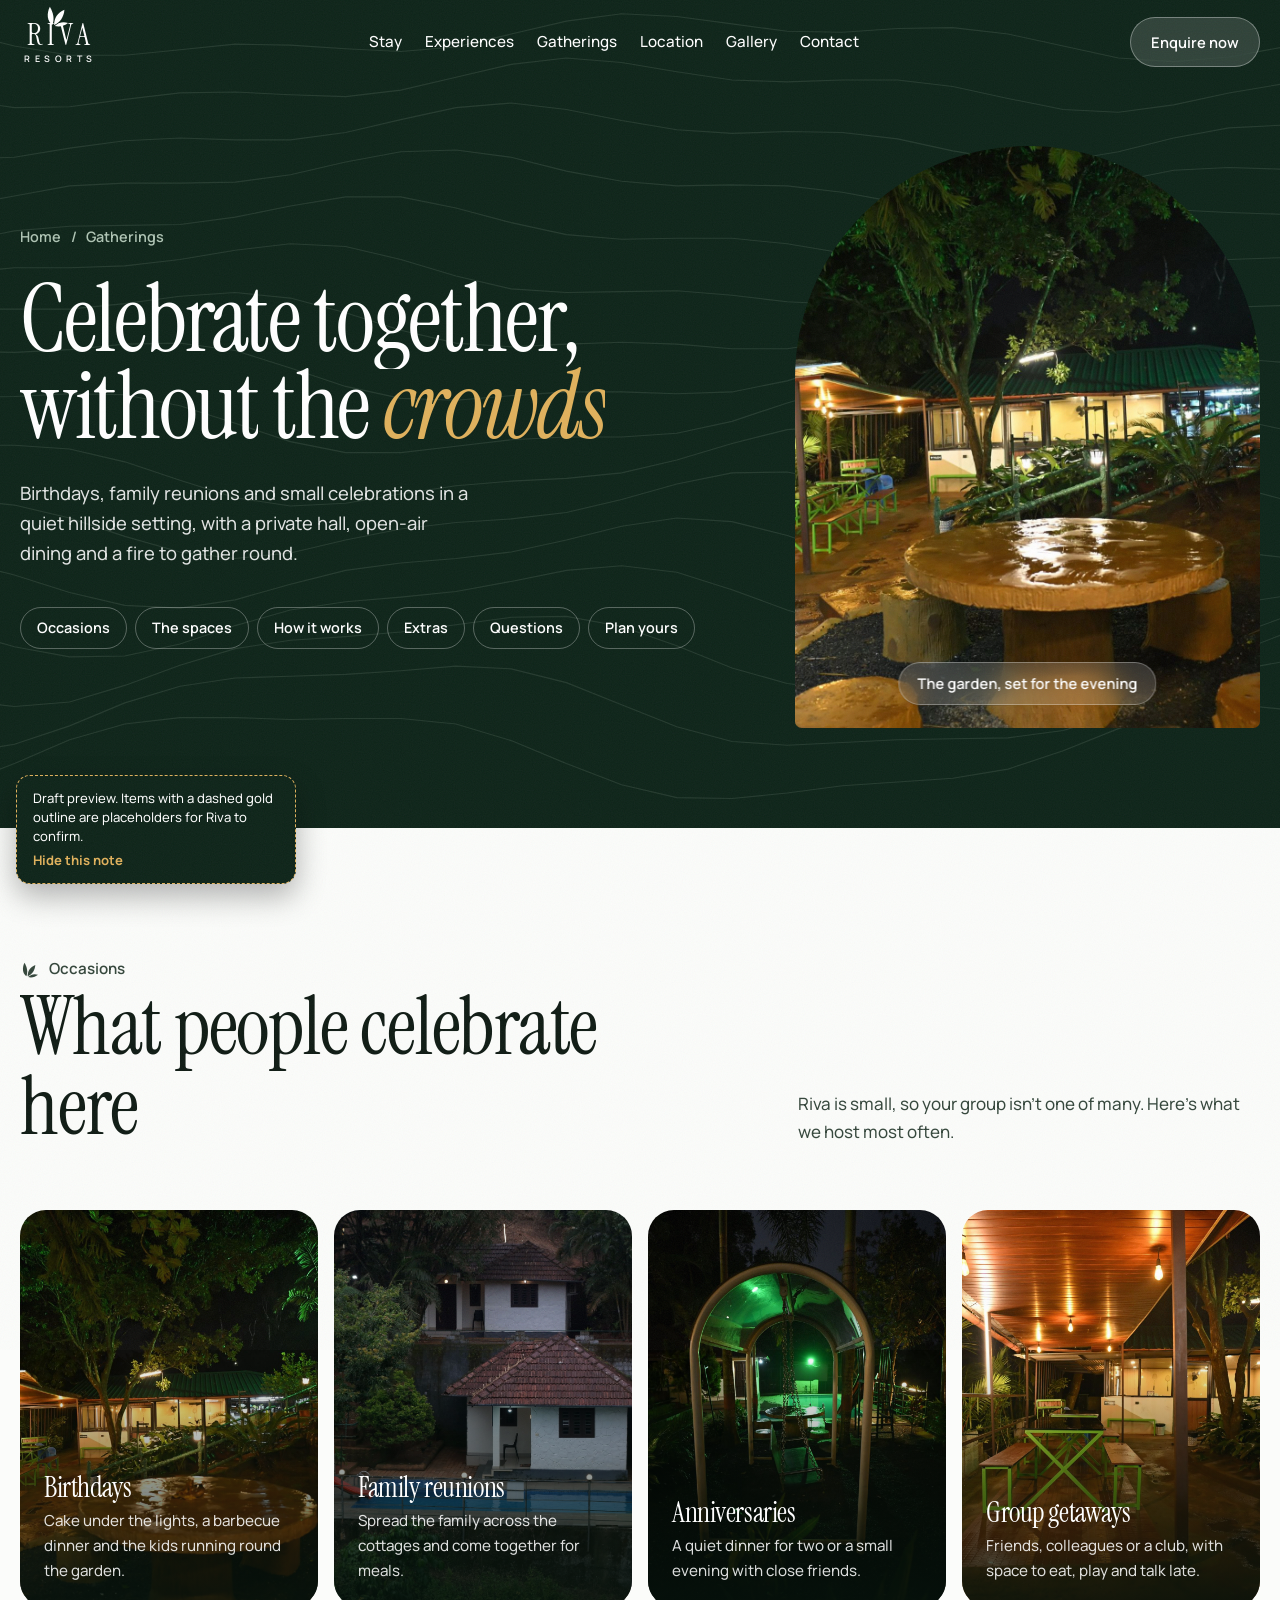
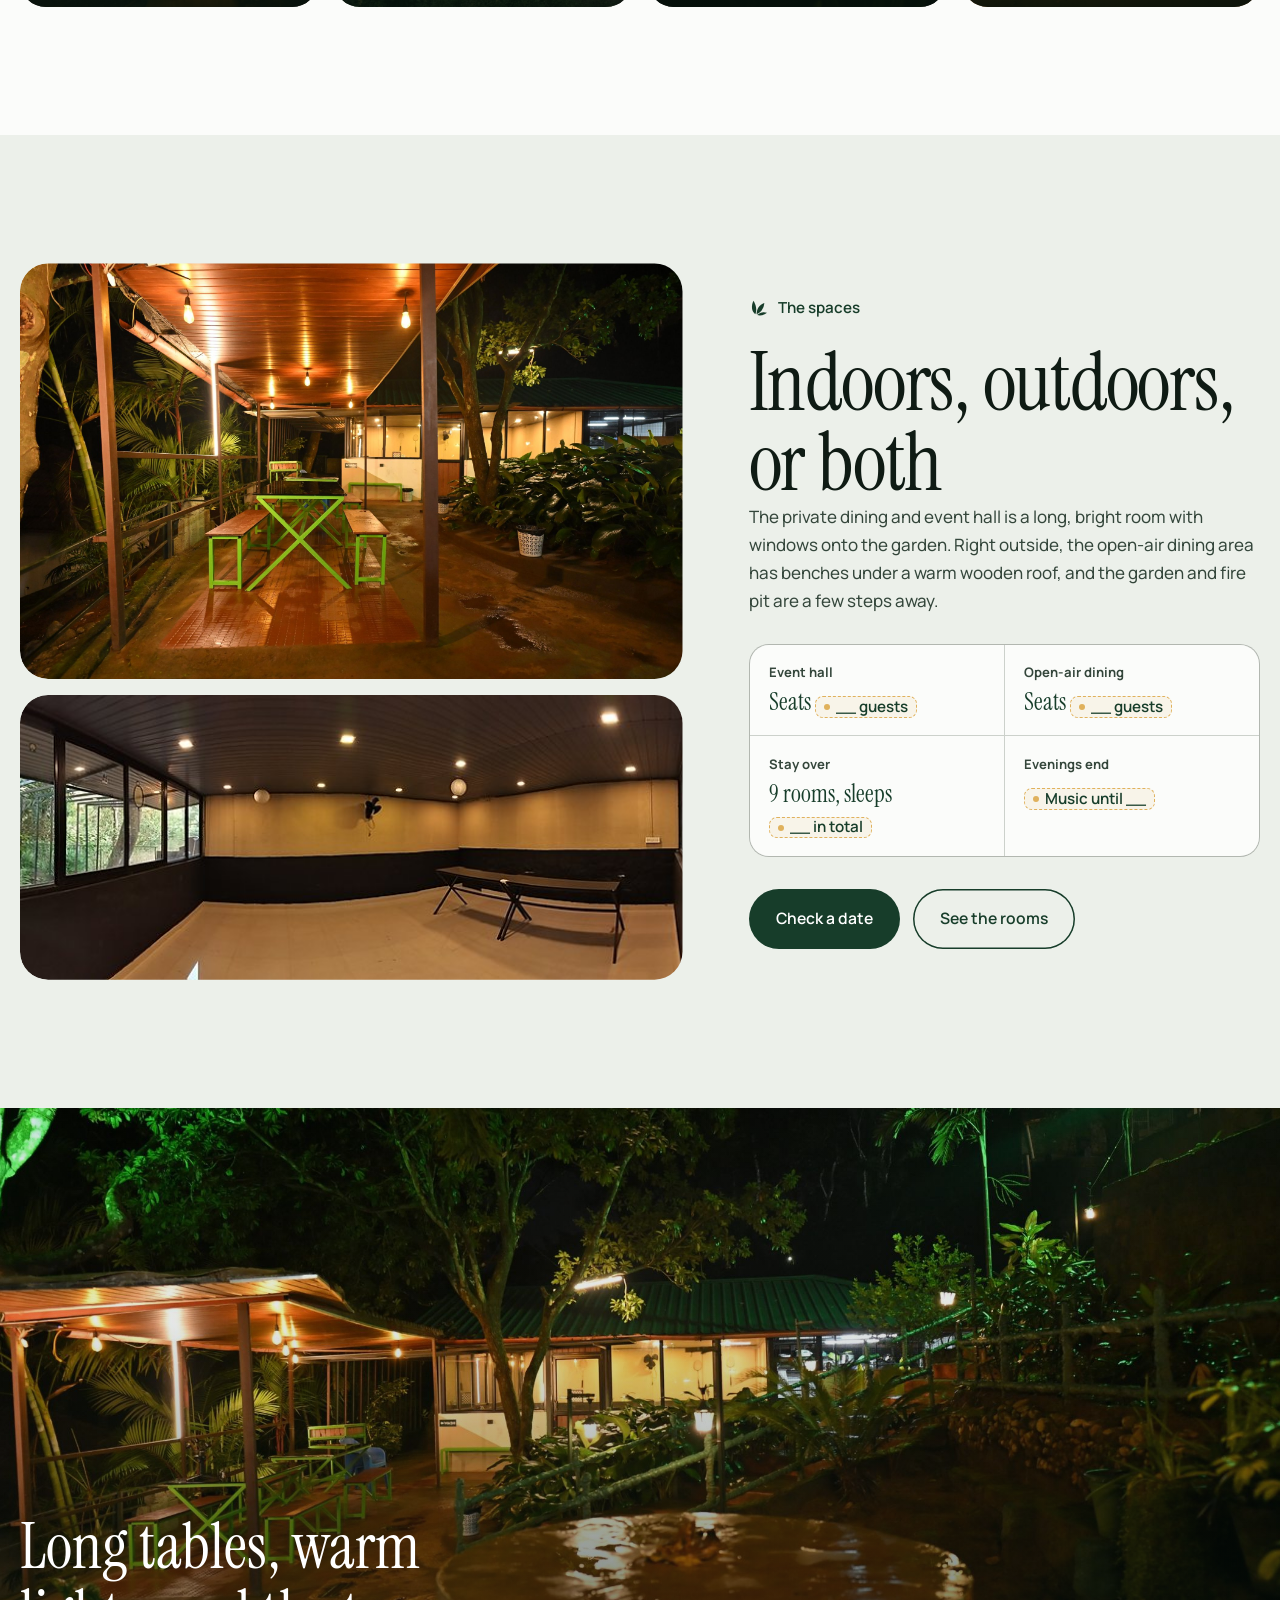
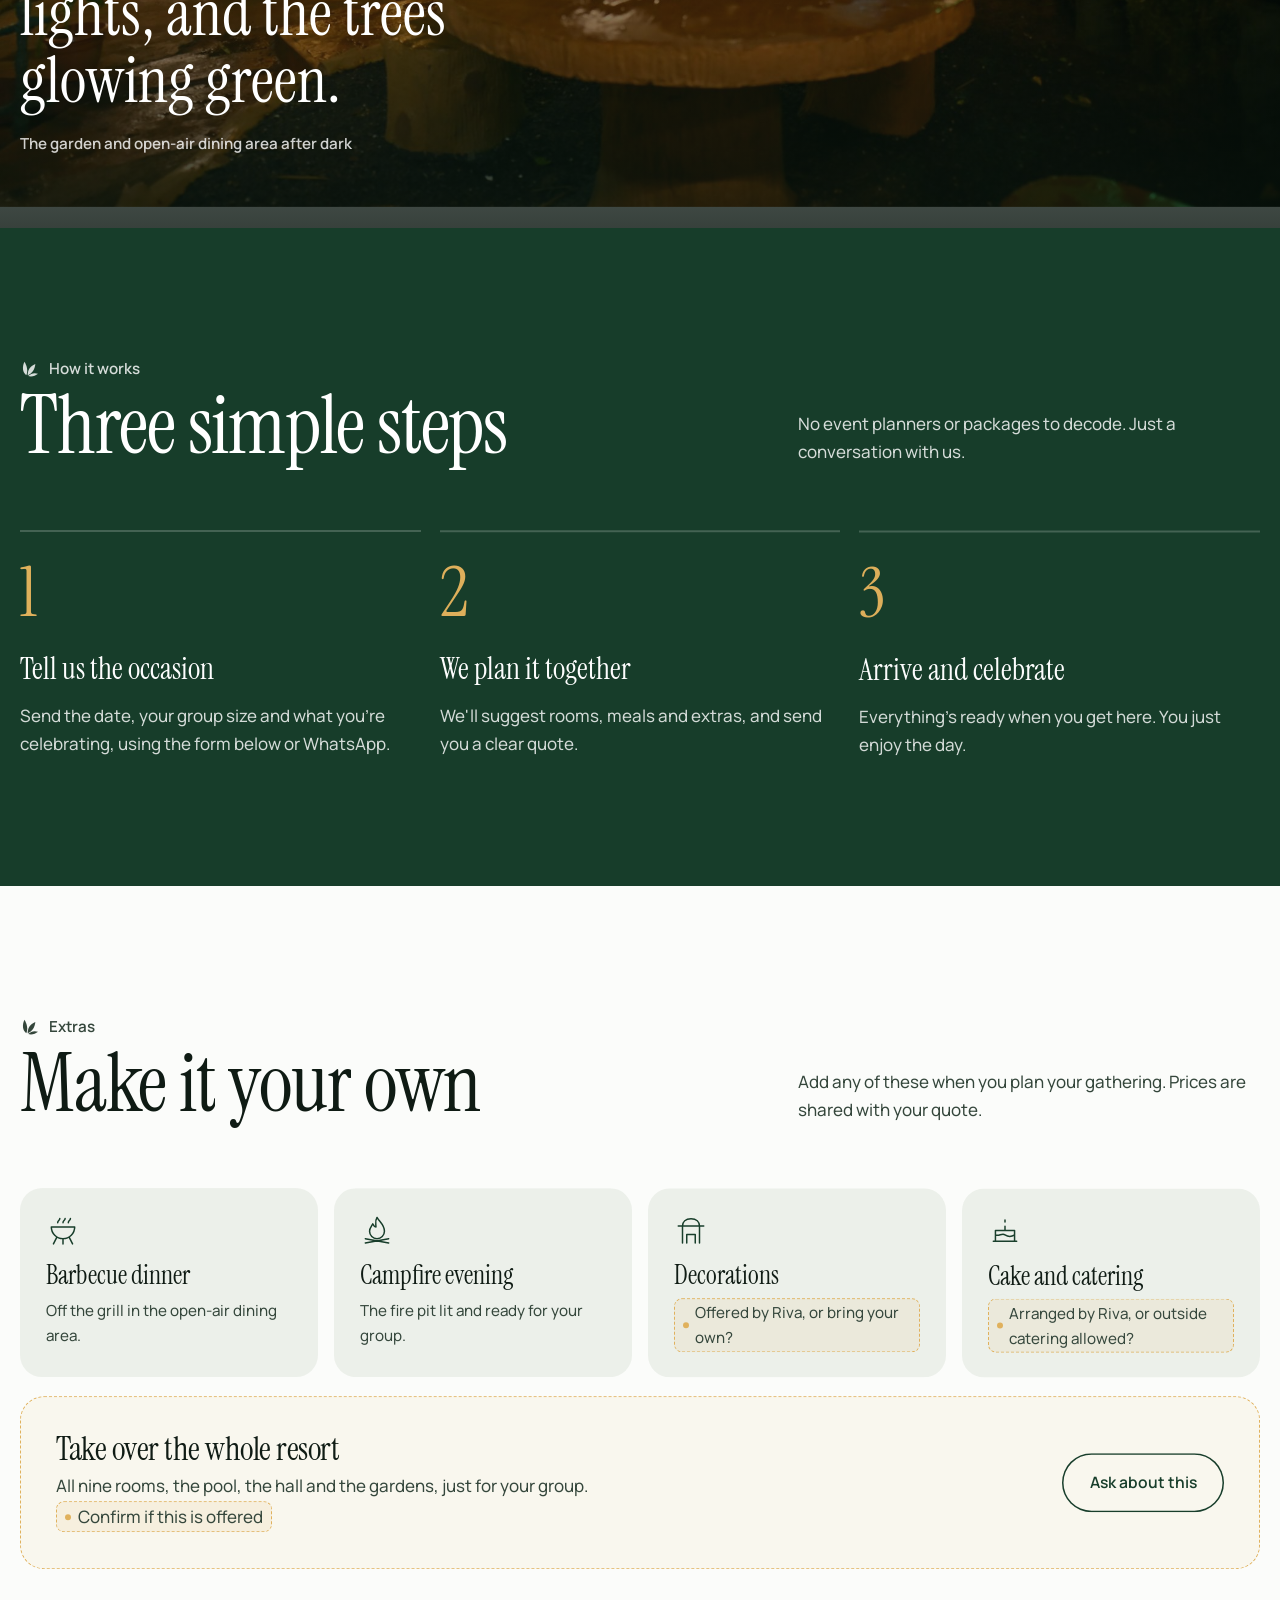
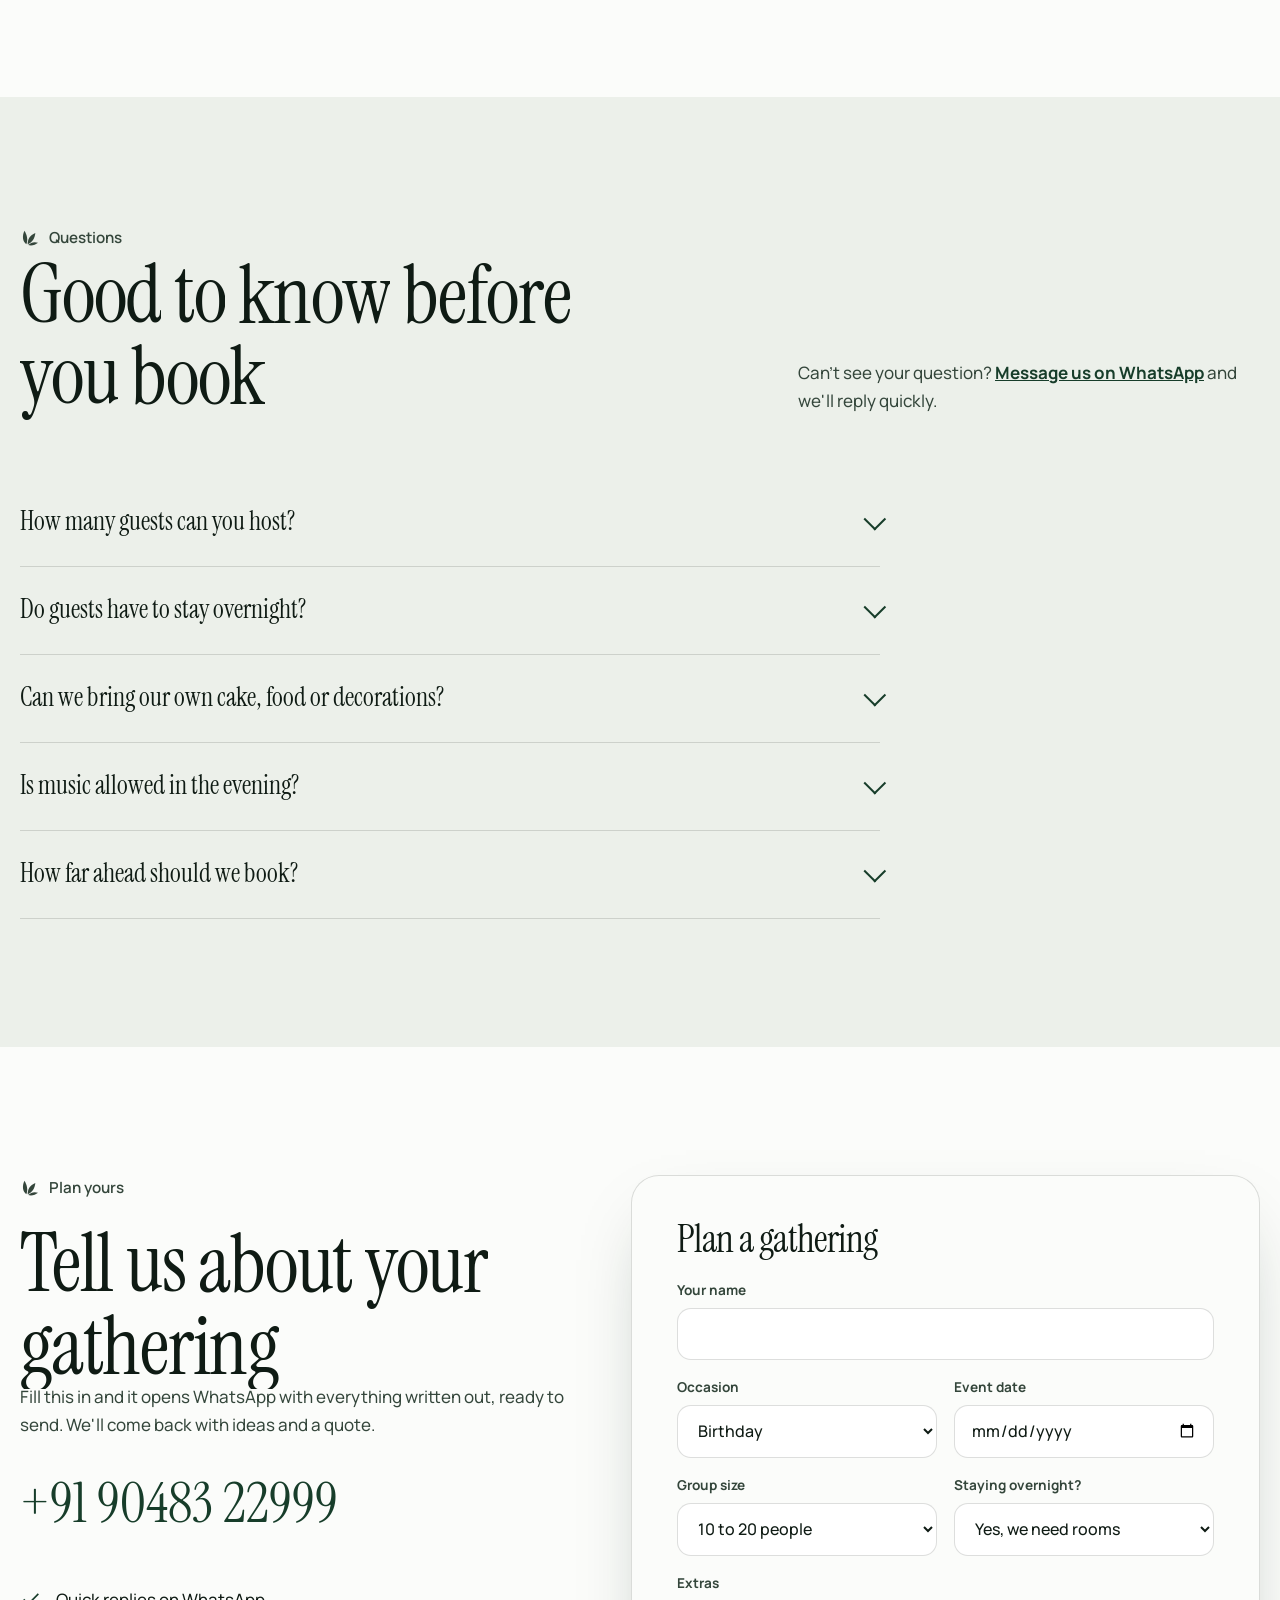
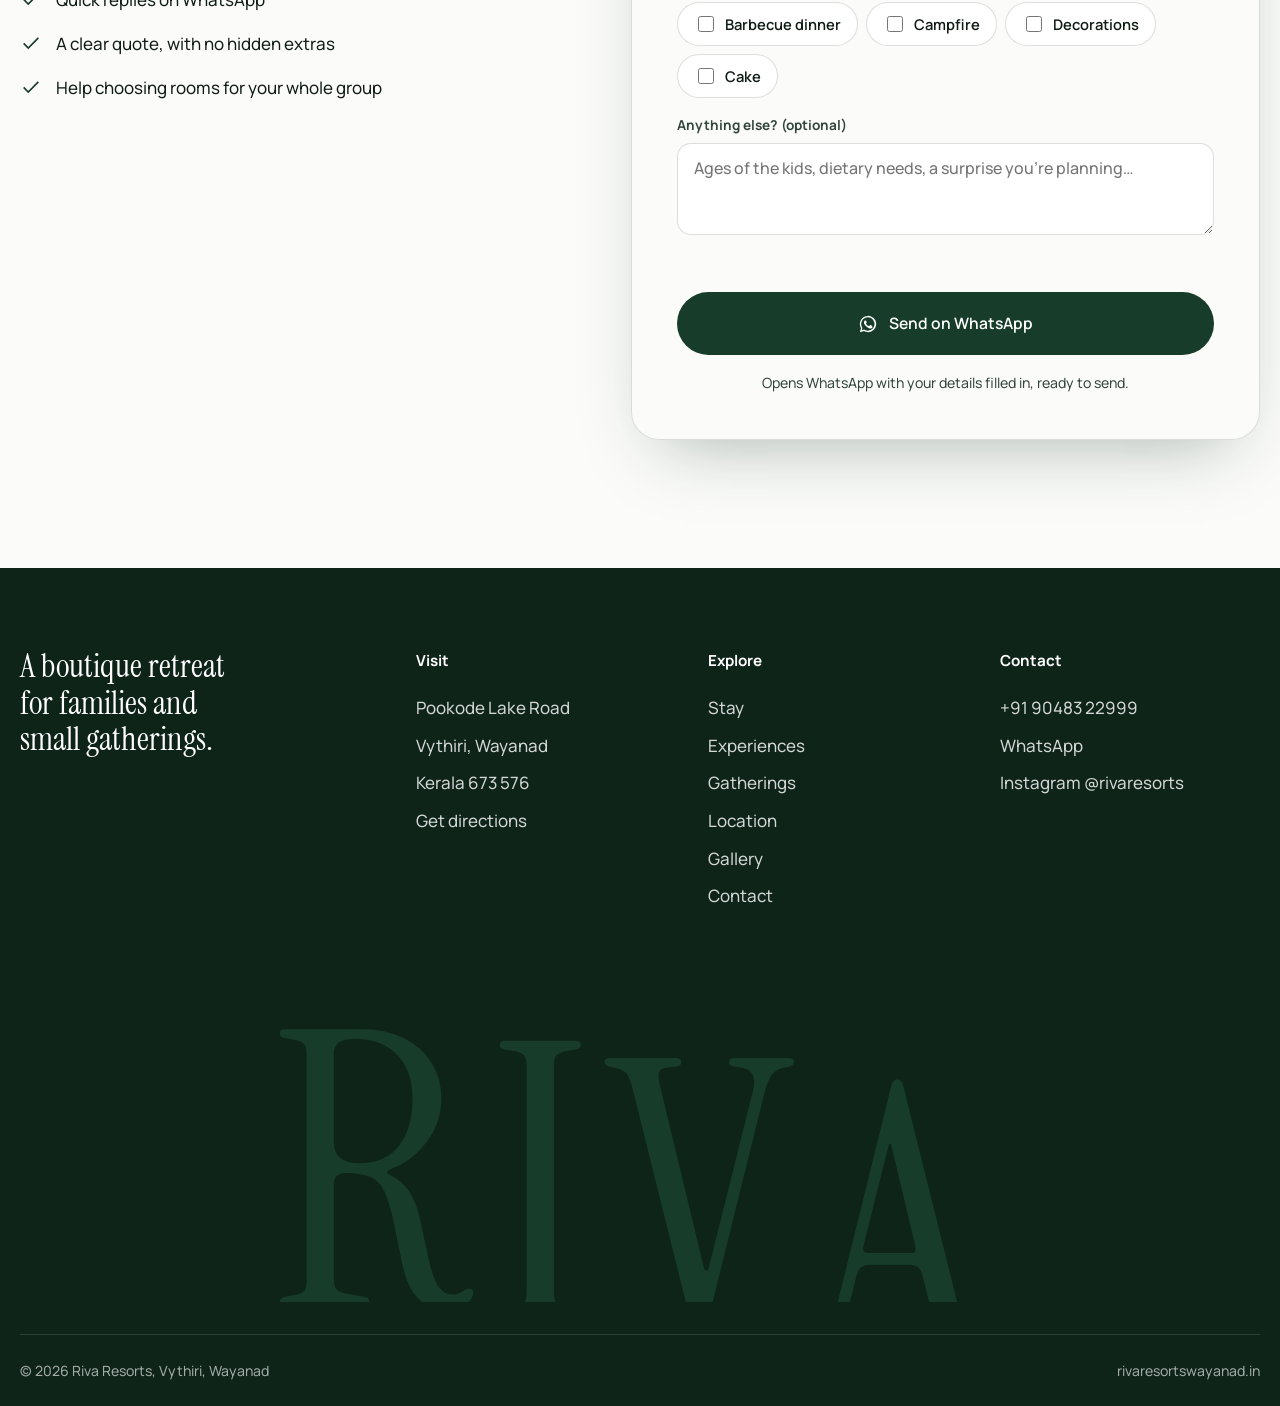
<file: gatherings.html>
<!DOCTYPE html>
<html lang="en">
<head>
<meta charset="utf-8">
<meta name="viewport" content="width=device-width, initial-scale=1, viewport-fit=cover">
<title>Gatherings | Birthdays, family reunions and small celebrations at Riva Resorts Wayanad</title>
<meta name="description" content="Host a birthday, family reunion or small celebration at Riva Resorts in Vythiri, Wayanad, with a private dining and event hall, open-air dining, barbecue and campfire evenings.">
<meta property="og:title" content="Gatherings at Riva Resorts Wayanad">
<link rel="icon" type="image/svg+xml" href="assets/favicon.svg">
<link rel="apple-touch-icon" href="assets/apple-touch-icon.png">
<link rel="canonical" href="https://rivaresortswayanad.in/gatherings.html">
<meta property="og:type" content="website">
<meta property="og:url" content="https://rivaresortswayanad.in/gatherings.html">
<meta property="og:site_name" content="Riva Resorts Wayanad">
<meta property="og:image" content="https://rivaresortswayanad.in/assets/images/a-cottage-dusk.jpg">
<meta name="twitter:card" content="summary_large_image">
<meta property="og:description" content="Host a birthday, family reunion or small celebration at Riva Resorts in Vythiri, Wayanad, with a private dining and event hall, open-air dining, barbecue and campfire evenings.">
<meta name="theme-color" content="#0E2419">
<script>document.documentElement.classList.add('js');</script>
<link rel="stylesheet" href="assets/css/site.css">
</head>
<body data-page="gatherings">
<div class="grain" aria-hidden="true"></div>
<div class="cursor" aria-hidden="true"><span>View</span></div>
<svg width="0" height="0" style="position:absolute" aria-hidden="true">
  <symbol id="sprig" viewBox="0 0 40 40">
    <path d="M14 36C6 30 4 18 10 6c6 10 8 21 4 30z"/>
    <path d="M17 36c0-11 5-20 17-25-1 12-7 21-17 25z"/>
    <path d="M18 38c6-6 14-8 22-5-6 5-14 7-22 5z"/>
  </symbol>
  <symbol id="wa" viewBox="0 0 32 32"><path d="M16 3a13 13 0 0 0-11.2 19.6L3 29l6.6-1.7A13 13 0 1 0 16 3zm0 23.7c-2 0-4-.5-5.7-1.6l-.4-.2-3.9 1 1-3.8-.3-.4A10.7 10.7 0 1 1 16 26.7zm5.9-8c-.3-.2-1.9-.9-2.2-1-.3-.1-.5-.2-.7.2l-1 1.2c-.2.2-.4.2-.7.1a8.8 8.8 0 0 1-4.4-3.8c-.3-.6.3-.5 1-1.7.1-.2 0-.4 0-.5l-1-2.4c-.3-.6-.5-.5-.7-.5h-.6c-.2 0-.6.1-.9.4-.3.3-1.2 1.2-1.2 2.9s1.2 3.3 1.4 3.6c.2.2 2.4 3.7 5.9 5.2 2.2.9 3 1 4.1.8.7-.1 1.9-.8 2.2-1.5.3-.8.3-1.4.2-1.5-.1-.2-.3-.2-.6-.4z"/></symbol>
  <symbol id="arrow" viewBox="0 0 24 24"><path d="M5 12h14M13 6l6 6-6 6" fill="none" stroke="currentColor" stroke-width="1.6" stroke-linecap="round" stroke-linejoin="round"/></symbol>
  <symbol id="arrow-l" viewBox="0 0 24 24"><path d="M19 12H5M11 6l-6 6 6 6" fill="none" stroke="currentColor" stroke-width="1.6" stroke-linecap="round" stroke-linejoin="round"/></symbol>
  <symbol id="ig" viewBox="0 0 24 24"><rect x="3" y="3" width="18" height="18" rx="5" fill="none" stroke="currentColor" stroke-width="1.6"/><circle cx="12" cy="12" r="4" fill="none" stroke="currentColor" stroke-width="1.6"/><circle cx="17.5" cy="6.5" r="1.1" fill="currentColor"/></symbol>
</svg>

<header class="header">
  <div class="wrap bar">
    <a class="brand" href="index.html" aria-label="Riva Resorts, home">
      <span class="word">R<span class="i">I<svg class="sprig" aria-hidden="true"><use href="#sprig"/></svg></span>VA</span>
      <small>RESORTS</small>
    </a>
    <nav class="nav" aria-label="Main">
      <a href="stay.html"><span>Stay</span><span aria-hidden="true">Stay</span></a>
      <a href="experiences.html"><span>Experiences</span><span aria-hidden="true">Experiences</span></a>
      <a href="gatherings.html" aria-current="page"><span>Gatherings</span><span aria-hidden="true">Gatherings</span></a>
      <a href="location.html"><span>Location</span><span aria-hidden="true">Location</span></a>
      <a href="gallery.html"><span>Gallery</span><span aria-hidden="true">Gallery</span></a>
      <a href="contact.html"><span>Contact</span><span aria-hidden="true">Contact</span></a>
    </nav>
    <div class="head-cta">
      <a class="btn btn-forest magnetic" href="#enquire">Enquire now</a>
      <button class="menu-btn" type="button" aria-label="Open menu" aria-expanded="false" aria-controls="mobile-menu"><i></i><i></i></button>
    </div>
  </div>
</header>
<nav class="mobile-menu" id="mobile-menu" aria-label="Mobile">
  <a href="stay.html">Stay</a>
  <a href="experiences.html">Experiences</a>
  <a href="gatherings.html">Gatherings</a>
  <a href="location.html">Location</a>
  <a href="gallery.html">Gallery</a>
  <a href="contact.html">Contact</a>
  <div class="mm-foot"><a href="tel:+919048322999" style="font-family:var(--sans);font-size:1.1rem">+91 90483 22999</a></div>
</nav>


<main id="top">
  <section class="page-hero" aria-labelledby="g-h1">
    <svg class="contours" viewBox="0 0 1440 900" preserveAspectRatio="xMidYMid slice" aria-hidden="true"><path d="M-20,35 L40,50 L100,60 L160,60 L220,54 L280,48 L340,49 L400,53 L460,56 L520,51 L580,37 L640,23 L700,15 L760,18 L820,26 L880,34 L940,35 L1000,31 L1060,30 L1120,37 L1180,50 L1240,63 L1300,67 L1360,62 L1420,51 L1480,42"/><path d="M-20,108 L40,117 L100,116 L160,108 L220,101 L280,100 L340,103 L400,105 L460,98 L520,84 L580,70 L640,63 L700,68 L760,78 L820,87 L880,89 L940,87 L1000,87 L1060,94 L1120,107 L1180,119 L1240,122 L1300,114 L1360,101 L1420,91 L1480,88"/><path d="M-20,173 L40,171 L100,161 L160,153 L220,150 L280,152 L340,152 L400,144 L460,130 L520,117 L580,112 L640,119 L700,131 L760,141 L820,145 L880,143 L940,144 L1000,151 L1060,164 L1120,174 L1180,175 L1240,165 L1300,150 L1360,139 L1420,136 L1480,137"/><path d="M-20,224 L40,213 L100,202 L160,199 L220,199 L280,198 L340,190 L400,176 L460,165 L520,163 L580,171 L640,186 L700,197 L760,202 L820,201 L880,202 L940,209 L1000,220 L1060,228 L1120,226 L1180,214 L1240,197 L1300,185 L1360,182 L1420,184 L1480,185"/><path d="M-20,263 L40,251 L100,246 L160,245 L220,244 L280,236 L340,224 L400,214 L460,214 L520,226 L580,242 L640,255 L700,260 L760,259 L820,259 L880,265 L940,275 L1000,280 L1060,276 L1120,261 L1180,243 L1240,231 L1300,228 L1360,231 L1420,233 L1480,229"/><path d="M-20,297 L40,291 L100,291 L160,289 L220,282 L280,272 L340,265 L400,268 L460,282 L520,300 L580,314 L640,318 L700,317 L760,316 L820,321 L880,328 L940,331 L1000,323 L1060,307 L1120,288 L1180,276 L1240,274 L1300,278 L1360,282 L1420,280 L1480,277"/><path d="M-20,336 L40,336 L100,336 L160,330 L220,322 L280,318 L340,324 L400,340 L460,359 L520,373 L580,377 L640,374 L700,372 L760,374 L820,379 L880,379 L940,370 L1000,351 L1060,333 L1120,321 L1180,321 L1240,327 L1300,333 L1360,334 L1420,332 L1480,335"/><path d="M-20,382 L40,383 L100,380 L160,374 L220,373 L280,381 L340,400 L400,420 L460,433 L520,435 L580,430 L640,426 L700,426 L760,428 L820,426 L880,414 L940,395 L1000,377 L1060,367 L1120,369 L1180,378 L1240,386 L1300,389 L1360,389 L1420,394 L1480,407"/><path d="M-20,432 L40,431 L100,428 L160,429 L220,441 L280,460 L340,480 L400,492 L460,492 L520,485 L580,478 L640,475 L700,475 L760,471 L820,458 L880,438 L940,421 L1000,414 L1060,419 L1120,431 L1180,441 L1240,446 L1300,448 L1360,454 L1420,467 L1480,484"/><path d="M-20,484 L40,484 L100,488 L160,502 L220,522 L280,541 L340,550 L400,547 L460,537 L520,528 L580,523 L640,520 L700,514 L760,500 L820,482 L880,467 L940,463 L1000,471 L1060,486 L1120,498 L1180,505 L1240,509 L1300,515 L1360,527 L1420,543 L1480,553"/><path d="M-20,543 L40,549 L100,563 L160,583 L220,600 L280,607 L340,601 L400,587 L460,575 L520,568 L580,564 L640,557 L700,543 L760,526 L820,514 L880,513 L940,525 L1000,543 L1060,558 L1120,566 L1180,570 L1240,575 L1300,586 L1360,599 L1420,606 L1480,601"/><path d="M-20,610 L40,625 L100,644 L160,658 L220,661 L280,652 L340,635 L400,620 L460,612 L520,607 L580,600 L640,587 L700,572 L760,563 L820,567 L880,582 L940,602 L1000,618 L1060,627 L1120,630 L1180,635 L1240,644 L1300,654 L1360,657 L1420,648 L1480,628"/><path d="M-20,686 L40,703 L100,714 L160,713 L220,700 L280,680 L340,663 L400,654 L460,649 L520,643 L580,632 L640,620 L700,615 L760,622 L820,641 L880,663 L940,681 L1000,689 L1060,691 L1120,693 L1180,700 L1240,706 L1300,705 L1360,693 L1420,671 L1480,648"/><path d="M-20,761 L40,768 L100,763 L160,745 L220,723 L280,705 L340,696 L400,692 L460,687 L520,679 L580,671 L640,670 L700,681 L760,702 L820,726 L880,743 L940,750 L1000,750 L1060,750 L1120,753 L1180,755 L1240,751 L1300,735 L1360,712 L1420,689 L1480,675"/><path d="M-20,819 L40,809 L100,789 L160,764 L220,746 L280,737 L340,735 L400,733 L460,729 L520,724 L580,727 L640,742 L700,766 L760,790 L820,806 L880,810 L940,807 L1000,804 L1060,803 L1120,802 L1180,794 L1240,776 L1300,752 L1360,730 L1420,719 L1480,721"/><path d="M-20,853 L40,830 L100,804 L160,787 L220,780 L280,780 L340,782 L400,781 L460,781 L520,787 L580,805 L640,830 L700,853 L760,867 L820,868 L880,862 L940,854 L1000,850 L1060,846 L1120,836 L1180,816 L1240,792 L1300,772 L1360,765 L1420,771 L1480,783"/></svg>
    <div class="wrap ph-grid">
      <div>
        <p class="crumb"><a href="index.html">Home</a><span aria-hidden="true">/</span><span>Gatherings</span></p>
        <h1 id="g-h1" class="split hero-title">Celebrate together, without the <em>crowds</em></h1>
        <p class="sub fade-up">Birthdays, family reunions and small celebrations in a quiet hillside setting, with a private hall, open-air dining and a fire to gather round.</p>
        <nav class="chips fade-up" aria-label="On this page">
          <a href="#occasions">Occasions</a><a href="#spaces">The spaces</a><a href="#how">How it works</a><a href="#addons">Extras</a><a href="#faq">Questions</a><a href="#enquire">Plan yours</a>
        </nav>
      </div>
      <div class="ph-photo fade-up"><img src="assets/images/p-garden-night-2.jpg" alt="The garden at night, with the lit dining area and games room behind a round stone table" fetchpriority="high"><span class="tag">The garden, set for the evening</span></div>
    </div>
  </section>

  <!-- Occasions -->
  <section class="section" id="occasions" aria-labelledby="occ-t">
    <div class="wrap">
      <div class="sec-head">
        <div><p class="kicker"><svg aria-hidden="true"><use href="#sprig"/></svg>Occasions</p><h2 id="occ-t" class="split">What people celebrate here</h2></div>
        <p>Riva is small, so your group isn't one of many. Here's what we host most often.</p>
      </div>
      <div class="occasions">
        <a class="occ" href="#enquire" data-occasion="Birthday"><img src="assets/images/p-garden-night.jpg" alt="A round garden table lit warmly at night" loading="lazy"><div><h3>Birthdays</h3><p>Cake under the lights, a barbecue dinner and the kids running round the garden.</p></div></a>
        <a class="occ" href="#enquire" data-occasion="Family reunion"><img src="assets/images/a-cottage-dusk.jpg" alt="A cottage and the pool at dusk from above" loading="lazy"><div><h3>Family reunions</h3><p>Spread the family across the cottages and come together for meals.</p></div></a>
        <a class="occ" href="#enquire" data-occasion="Anniversary"><img src="assets/images/p-swing-night.jpg" alt="The garden swing glowing green at night" loading="lazy"><div><h3>Anniversaries</h3><p>A quiet dinner for two or a small evening with close friends.</p></div></a>
        <a class="occ" href="#enquire" data-occasion="Group getaway"><img src="assets/images/p-dining-night.jpg" alt="The open-air dining area at night" loading="lazy"><div><h3>Group getaways</h3><p>Friends, colleagues or a club, with space to eat, play and talk late.</p></div></a>
      </div>
    </div>
  </section>

  <!-- Spaces -->
  <section class="section mist" id="spaces" aria-labelledby="sp-t">
    <div class="wrap hall">
      <div>
        <div class="hall-photo"><img src="assets/images/p-dining-night.jpg" alt="The open-air dining area with benches under warm hanging bulbs" loading="lazy"></div>
        <div class="hall-photo wide"><img src="assets/images/dining-hall.jpg" alt="The private dining and event hall, a long room with windows onto the garden" loading="lazy"></div>
      </div>
      <div>
        <p class="kicker"><svg aria-hidden="true"><use href="#sprig"/></svg>The spaces</p>
        <h2 id="sp-t" class="split">Indoors, outdoors, or both</h2>
        <p style="color:var(--ink-2)">The private dining and event hall is a long, bright room with windows onto the garden. Right outside, the open-air dining area has benches under a warm wooden roof, and the garden and fire pit are a few steps away.</p>
        <dl class="specs-grid hall-specs">
          <div><dt>Event hall</dt><dd>Seats <span class="tbc">__ guests</span></dd></div>
          <div><dt>Open-air dining</dt><dd>Seats <span class="tbc">__ guests</span></dd></div>
          <div><dt>Stay over</dt><dd>9 rooms, sleeps <span class="tbc">__ in total</span></dd></div>
          <div><dt>Evenings end</dt><dd><span class="tbc">Music until __</span></dd></div>
        </dl>
        <div class="btn-row"><a class="btn btn-forest magnetic" href="#enquire">Check a date</a><a class="btn btn-dark-line" href="stay.html">See the rooms</a></div>
      </div>
    </div>
  </section>

  <section class="band" aria-label="The garden at night">
    <img src="assets/images/p-garden-night.jpg" alt="The garden at night, trees lit green above a round stone table and the open-air dining area" loading="lazy">
    <div class="wrap"><p>Long tables, warm lights, and the trees glowing green.</p><small>The garden and open-air dining area after dark</small></div>
  </section>

  <!-- How it works -->
  <section class="section forest" id="how" aria-labelledby="how-t">
    <div class="wrap">
      <div class="sec-head">
        <div><p class="kicker"><svg aria-hidden="true"><use href="#sprig"/></svg>How it works</p><h2 id="how-t" class="split">Three simple steps</h2></div>
        <p>No event planners or packages to decode. Just a conversation with us.</p>
      </div>
      <ol class="steps">
        <li><b>Tell us the occasion</b><span>Send the date, your group size and what you're celebrating, using the form below or WhatsApp.</span></li>
        <li><b>We plan it together</b><span>We'll suggest rooms, meals and extras, and send you a clear quote.</span></li>
        <li><b>Arrive and celebrate</b><span>Everything's ready when you get here. You just enjoy the day.</span></li>
      </ol>
    </div>
  </section>

  <!-- Extras -->
  <section class="section" id="addons" aria-labelledby="add-t">
    <div class="wrap">
      <div class="sec-head">
        <div><p class="kicker"><svg aria-hidden="true"><use href="#sprig"/></svg>Extras</p><h2 id="add-t" class="split">Make it your own</h2></div>
        <p>Add any of these when you plan your gathering. Prices are shared with your quote.</p>
      </div>
      <ul class="addons">
        <li><svg viewBox="0 0 32 32"><path d="M5 13h22a11 11 0 0 1-22 0zM10 23l-3 6M22 23l3 6M16 24v5M11 9c0-2 2-2 2-4M16 9c0-2 2-2 2-4M21 9c0-2 2-2 2-4"/></svg><b>Barbecue dinner</b><span>Off the grill in the open-air dining area.</span></li>
        <li><svg viewBox="0 0 32 32"><path d="M16 4c3 5 7 7 7 13a7 7 0 0 1-14 0c0-3 2-5 3-7 1 2 2 3 3 3 0-3-1-6 1-9zM5 28l22-4M5 24l22 4"/></svg><b>Campfire evening</b><span>The fire pit lit and ready for your group.</span></li>
        <li><svg viewBox="0 0 32 32"><path d="M8 28V12M8 12c0-4 3-7 8-7s8 3 8 7M24 12v16M4 12h24M12 28v-8h8v8"/></svg><b>Decorations</b><span class="tbc">Offered by Riva, or bring your own?</span></li>
        <li><svg viewBox="0 0 32 32"><path d="M5 26h22M7 26V16h18v10M7 20c3 2 6-2 9 0s6 2 9 0M16 16v-4M16 6v2"/></svg><b>Cake and catering</b><span class="tbc">Arranged by Riva, or outside catering allowed?</span></li>
      </ul>
      <div class="whole reveal">
        <div><h3>Take over the whole resort</h3><p>All nine rooms, the pool, the hall and the gardens, just for your group. <span class="tbc">Confirm if this is offered</span></p></div>
        <a class="btn btn-dark-line" href="#enquire" data-occasion="Whole resort booking">Ask about this</a>
      </div>
    </div>
  </section>

  <!-- FAQ -->
  <section class="section mist" id="faq" aria-labelledby="faq-t">
    <div class="wrap">
      <div class="sec-head">
        <div><p class="kicker"><svg aria-hidden="true"><use href="#sprig"/></svg>Questions</p><h2 id="faq-t" class="split">Good to know before you book</h2></div>
        <p>Can't see your question? <a href="https://wa.me/919048322999" target="_blank" rel="noopener">Message us on WhatsApp</a> and we'll reply quickly.</p>
      </div>
      <div class="faq">
        <details><summary>How many guests can you host?</summary><p><span class="tbc">The hall seats up to __ guests, and the resort sleeps up to __ overnight.</span></p></details>
        <details><summary>Do guests have to stay overnight?</summary><p><span class="tbc">Confirm whether day-only events are possible, and any minimum booking.</span></p></details>
        <details><summary>Can we bring our own cake, food or decorations?</summary><p><span class="tbc">Riva's policy on outside food, cake and decorations.</span></p></details>
        <details><summary>Is music allowed in the evening?</summary><p><span class="tbc">Music is welcome until __. Any volume or timing rules to share.</span></p></details>
        <details><summary>How far ahead should we book?</summary><p><span class="tbc">Suggested notice, especially for weekends and the October to February season.</span></p></details>
      </div>
    </div>
  </section>

  <!-- Plan form -->
  <section class="section" id="enquire" aria-labelledby="plan-t">
    <div class="wrap contact-grid">
      <div class="plan-side">
        <p class="kicker"><svg aria-hidden="true"><use href="#sprig"/></svg>Plan yours</p>
        <h2 id="plan-t" class="split">Tell us about your gathering</h2>
        <p>Fill this in and it opens WhatsApp with everything written out, ready to send. We'll come back with ideas and a quote.</p>
        <a class="phone" href="tel:+919048322999">+91 90483 22999</a>
        <ul>
          <li><svg viewBox="0 0 24 24"><path d="M4 12.5l5 5L20 6.5"/></svg><span>Quick replies on WhatsApp</span></li>
          <li><svg viewBox="0 0 24 24"><path d="M4 12.5l5 5L20 6.5"/></svg><span>A clear quote, with no hidden extras</span></li>
          <li><svg viewBox="0 0 24 24"><path d="M4 12.5l5 5L20 6.5"/></svg><span>Help choosing rooms for your whole group</span></li>
        </ul>
      </div>
      <form class="form" data-wa data-intro="Hi Riva Resorts, I'd like to plan a gathering." novalidate>
        <h3>Plan a gathering</h3>
        <div class="field full"><label for="g-name">Your name</label><input id="g-name" name="name" autocomplete="name" data-label="Name"></div>
        <div class="field"><label for="g-occ">Occasion</label>
          <select id="g-occ" name="occasion"><option>Birthday</option><option>Family reunion</option><option>Anniversary</option><option>Group getaway</option><option>Whole resort booking</option><option>Something else</option></select></div>
        <div class="field"><label for="g-date">Event date</label><input id="g-date" name="date" type="date" data-date></div>
        <div class="field"><label for="g-size">Group size</label>
          <select id="g-size" name="size"><option>Under 10 people</option><option selected>10 to 20 people</option><option>20 to 40 people</option><option>More than 40 people</option></select></div>
        <div class="field"><label for="g-stay">Staying overnight?</label>
          <select id="g-stay" name="stay" data-label="Staying overnight"><option>Yes, we need rooms</option><option>No, just the event</option><option>Not sure yet</option></select></div>
        <fieldset class="checks"><legend>Extras</legend>
          <div><label><input type="checkbox" name="extras" value="Barbecue dinner">Barbecue dinner</label><label><input type="checkbox" name="extras" value="Campfire">Campfire</label><label><input type="checkbox" name="extras" value="Decorations">Decorations</label><label><input type="checkbox" name="extras" value="Cake">Cake</label></div>
        </fieldset>
        <div class="field full"><label for="g-note">Anything else? (optional)</label><textarea id="g-note" name="note" data-label="Notes" placeholder="Ages of the kids, dietary needs, a surprise you're planning…"></textarea></div>
        <p class="form-error" role="alert"></p>
        <button class="btn btn-forest" type="submit"><svg aria-hidden="true"><use href="#wa"/></svg>Send on WhatsApp</button>
        <p class="form-note">Opens WhatsApp with your details filled in, ready to send.</p>
      </form>
    </div>
  </section>
</main>

<footer>
  <div class="wrap">
    <div class="foot">
      <p class="lead">A boutique retreat for families and small gatherings.</p>
      <div><h4>Visit</h4><ul><li>Pookode Lake Road</li><li>Vythiri, Wayanad</li><li>Kerala 673 576</li><li><a href="https://www.google.com/maps/dir/?api=1&amp;destination=Riva+Resorts+Pookode+Lake+Road+Vythiri+Wayanad" target="_blank" rel="noopener">Get directions</a></li></ul></div>
      <div><h4>Explore</h4><ul><li><a href="stay.html">Stay</a></li><li><a href="experiences.html">Experiences</a></li><li><a href="gatherings.html">Gatherings</a></li><li><a href="location.html">Location</a></li><li><a href="gallery.html">Gallery</a></li><li><a href="contact.html">Contact</a></li></ul></div>
      <div><h4>Contact</h4><ul><li><a href="tel:+919048322999">+91 90483 22999</a></li><li><a href="https://wa.me/919048322999" target="_blank" rel="noopener">WhatsApp</a></li><li><a href="https://www.instagram.com/rivaresorts" target="_blank" rel="noopener">Instagram @rivaresorts</a></li></ul></div>
    </div>
    <div class="giant" aria-hidden="true"><span>R</span><span>I</span><span>V</span><span>A</span></div>
    <div class="legal"><span>© <span class="yr">2026</span> Riva Resorts, Vythiri, Wayanad</span><span>rivaresortswayanad.in</span></div>
  </div>
</footer>
<a class="wa-float" href="https://wa.me/919048322999?text=Hi%20Riva%20Resorts%2C%20I%27d%20like%20to%20check%20availability." target="_blank" rel="noopener" aria-label="Message Riva Resorts on WhatsApp"><svg aria-hidden="true"><use href="#wa"/></svg></a>
<div class="draft-note" role="note">Draft preview. Items with a dashed gold outline are placeholders for Riva to confirm.<br><button type="button" onclick="this.parentNode.remove()">Hide this note</button></div>

<script src="assets/js/gsap.min.js"></script>
<script src="assets/js/ScrollTrigger.min.js"></script>
<script src="assets/js/lenis.min.js"></script>
<script src="assets/js/site.js"></script>
</body>
</html>
</file>
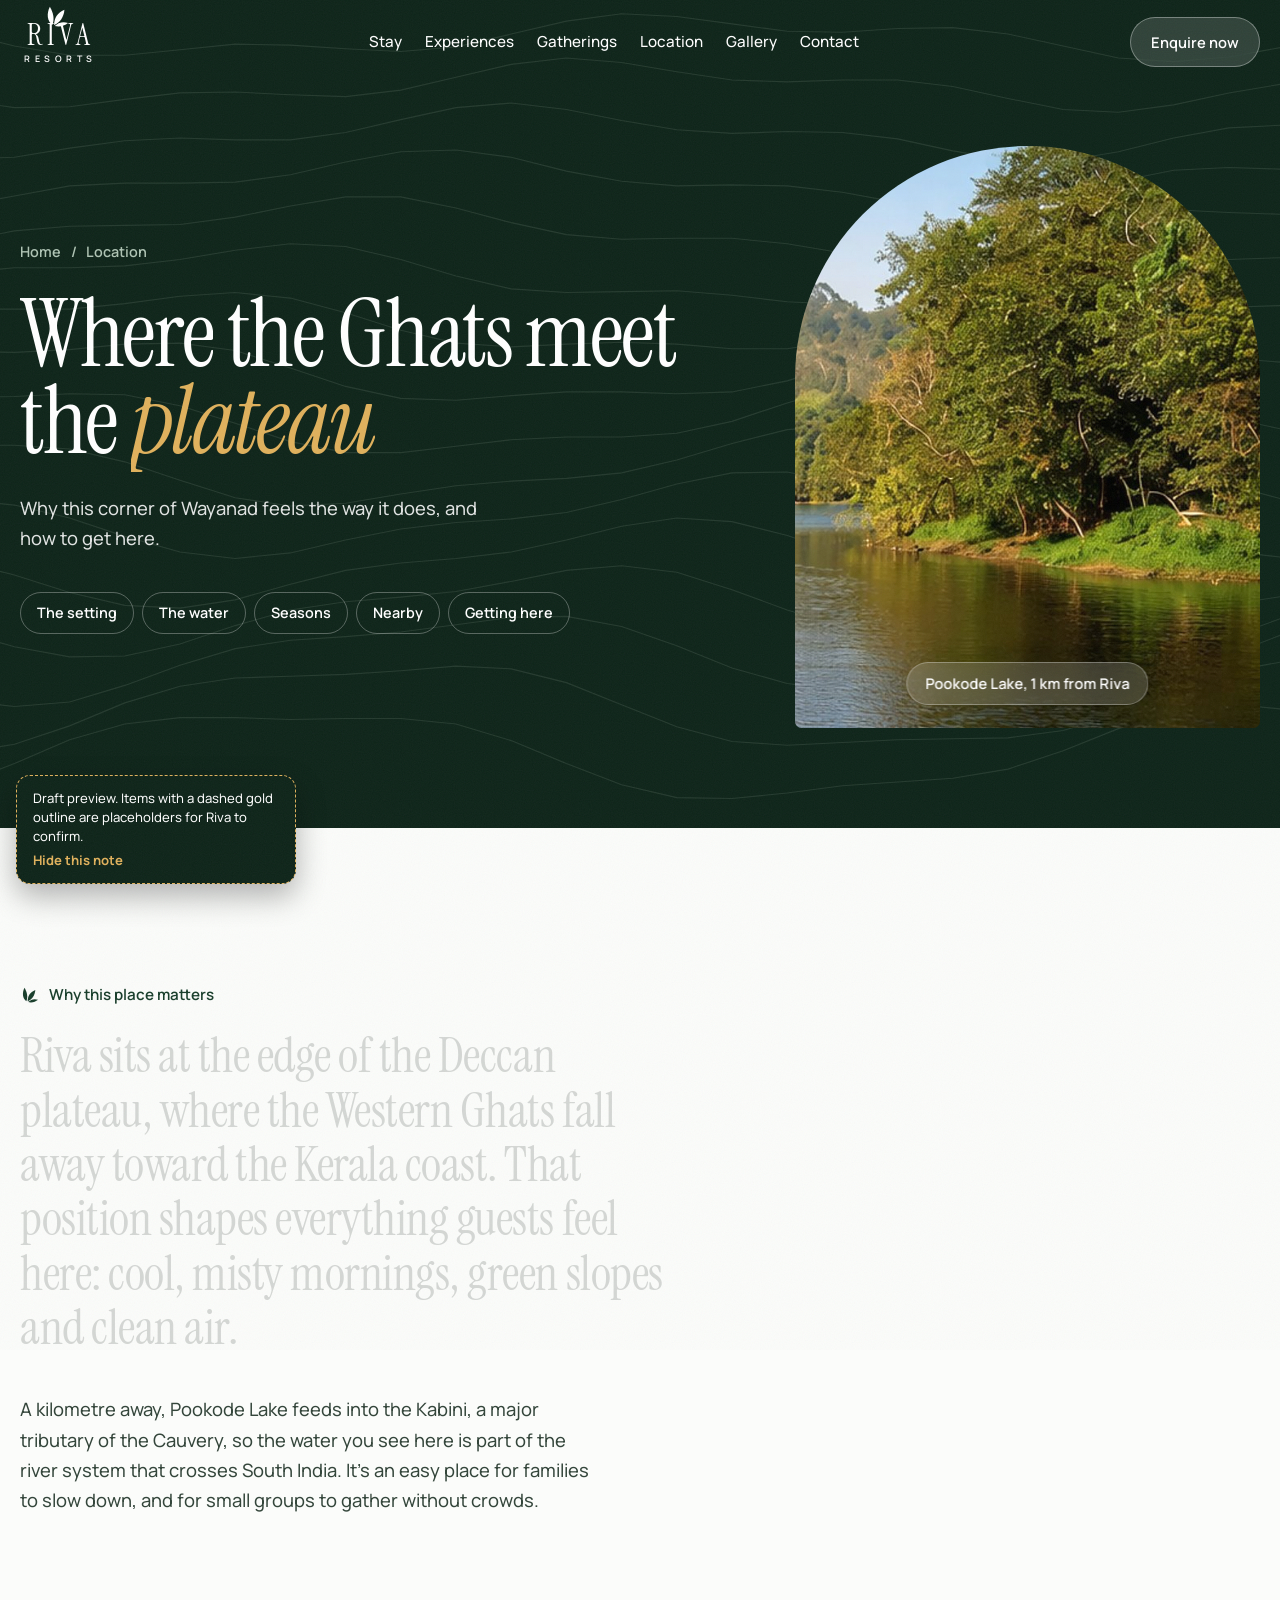
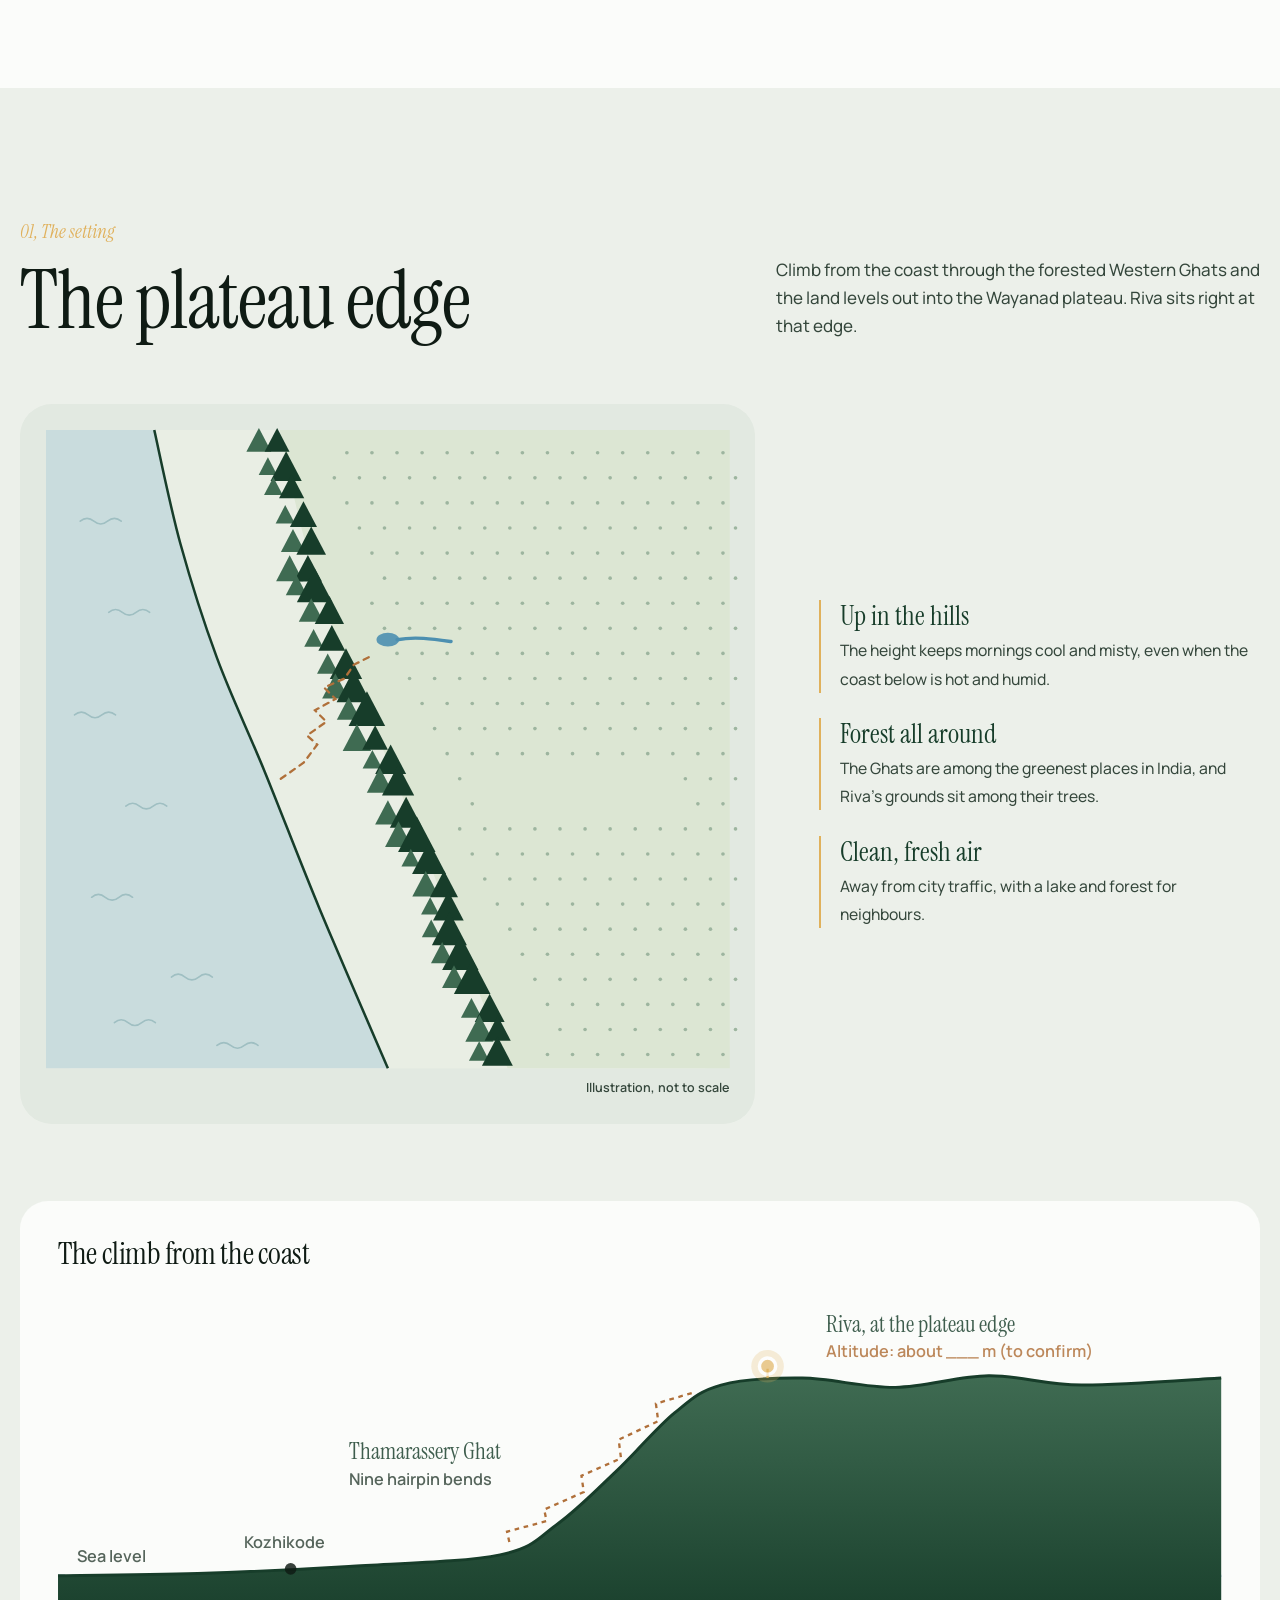
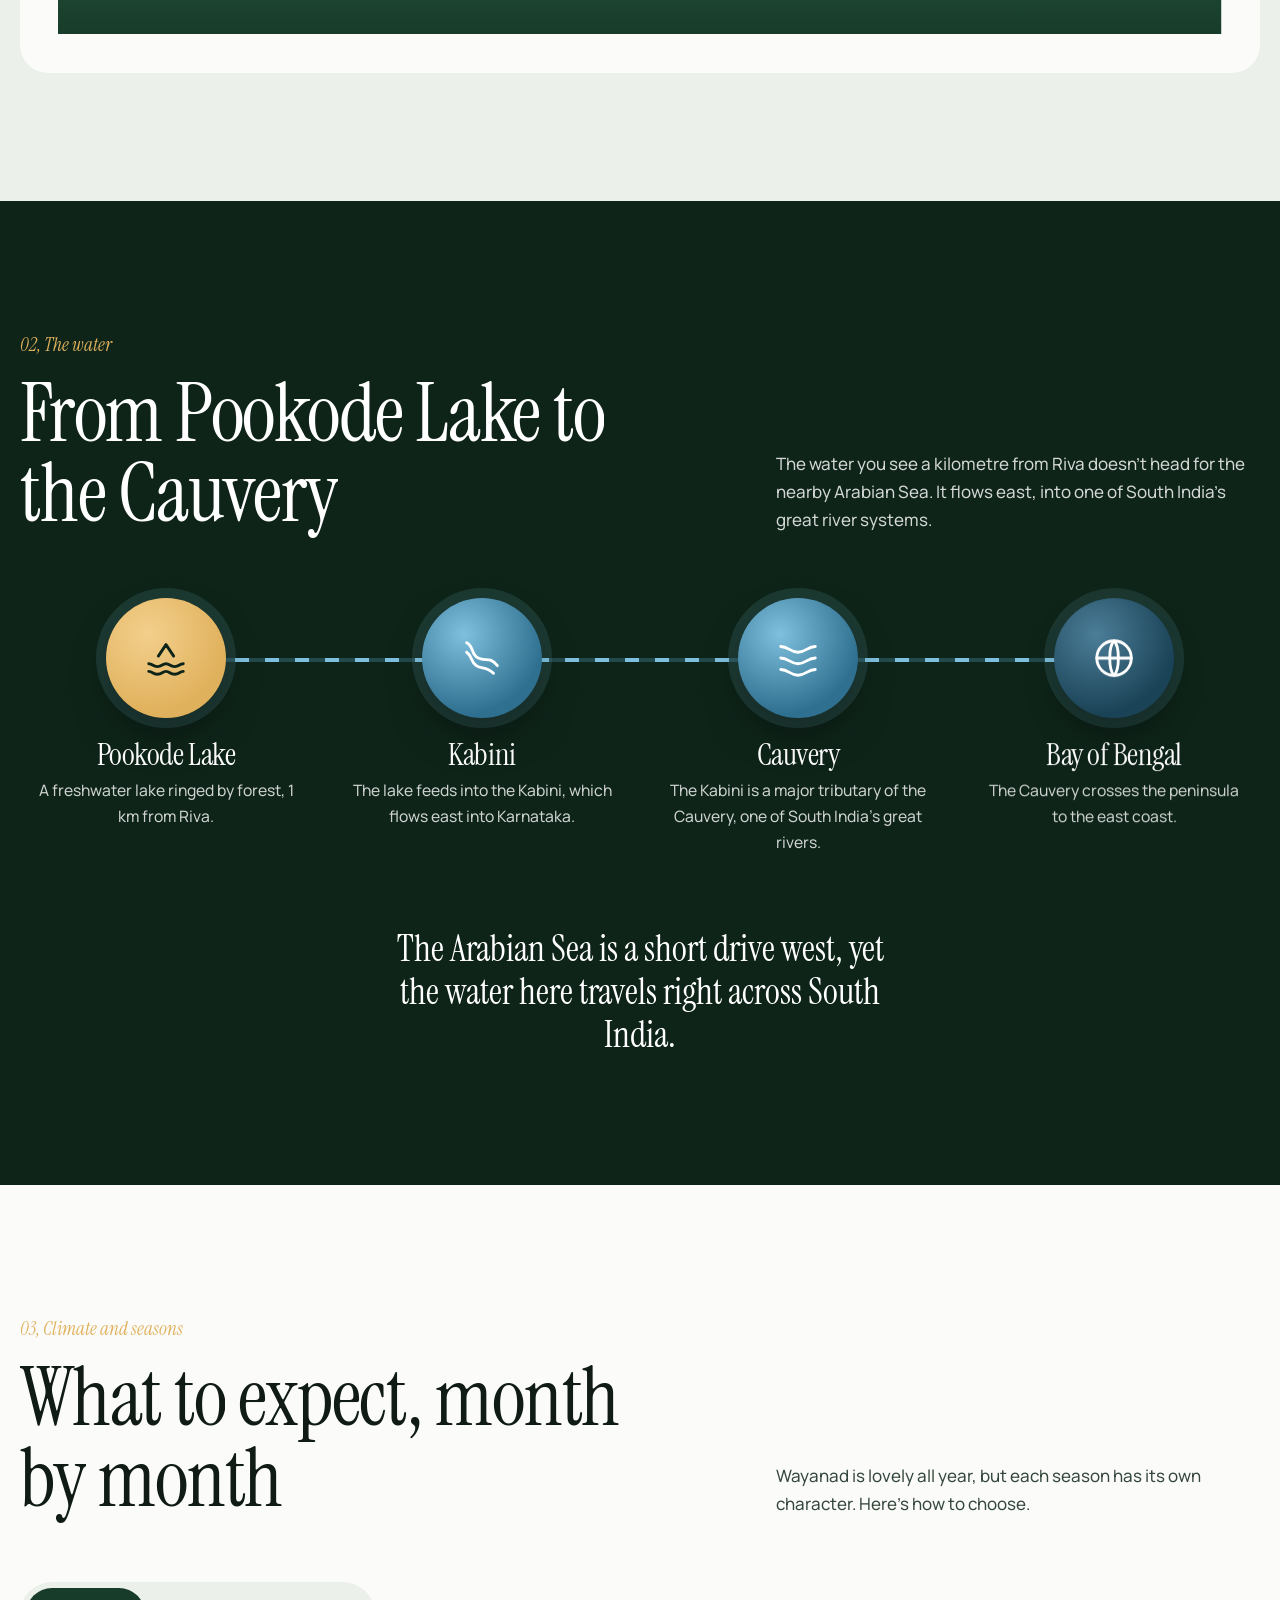
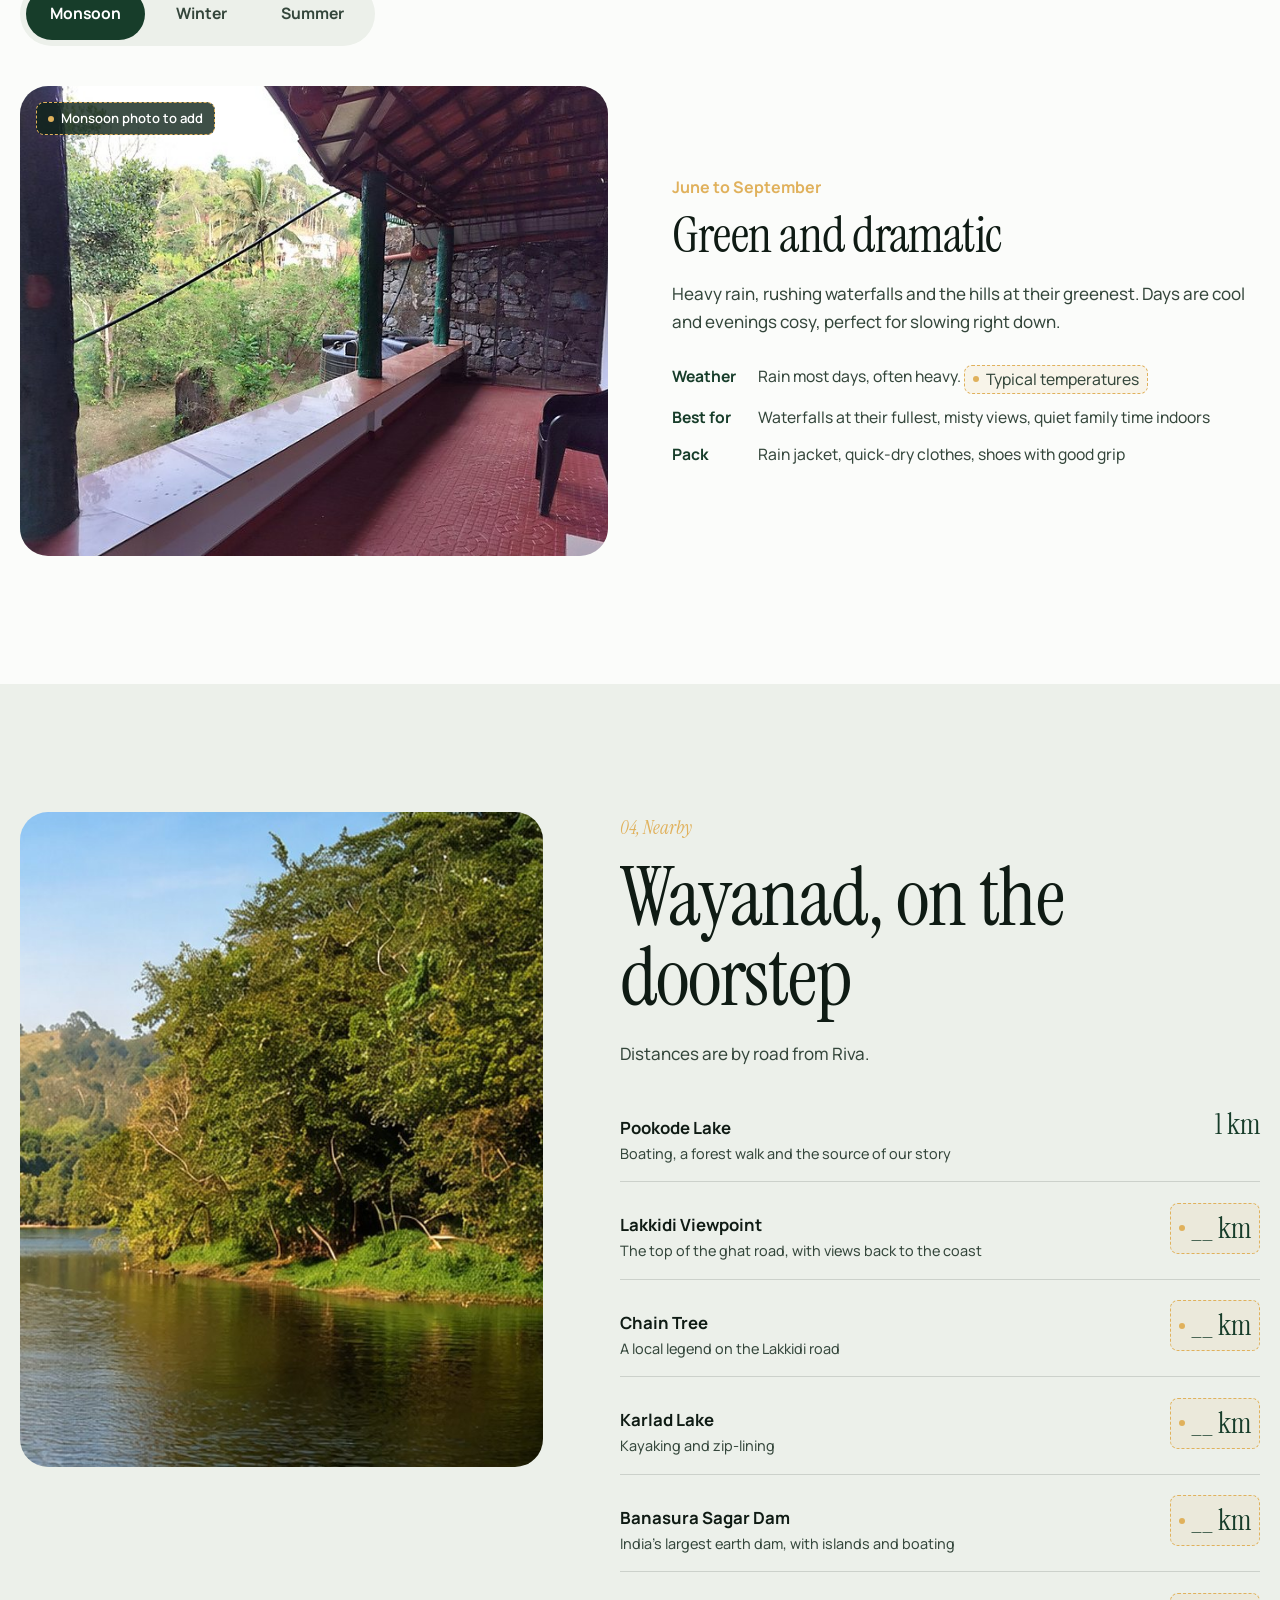
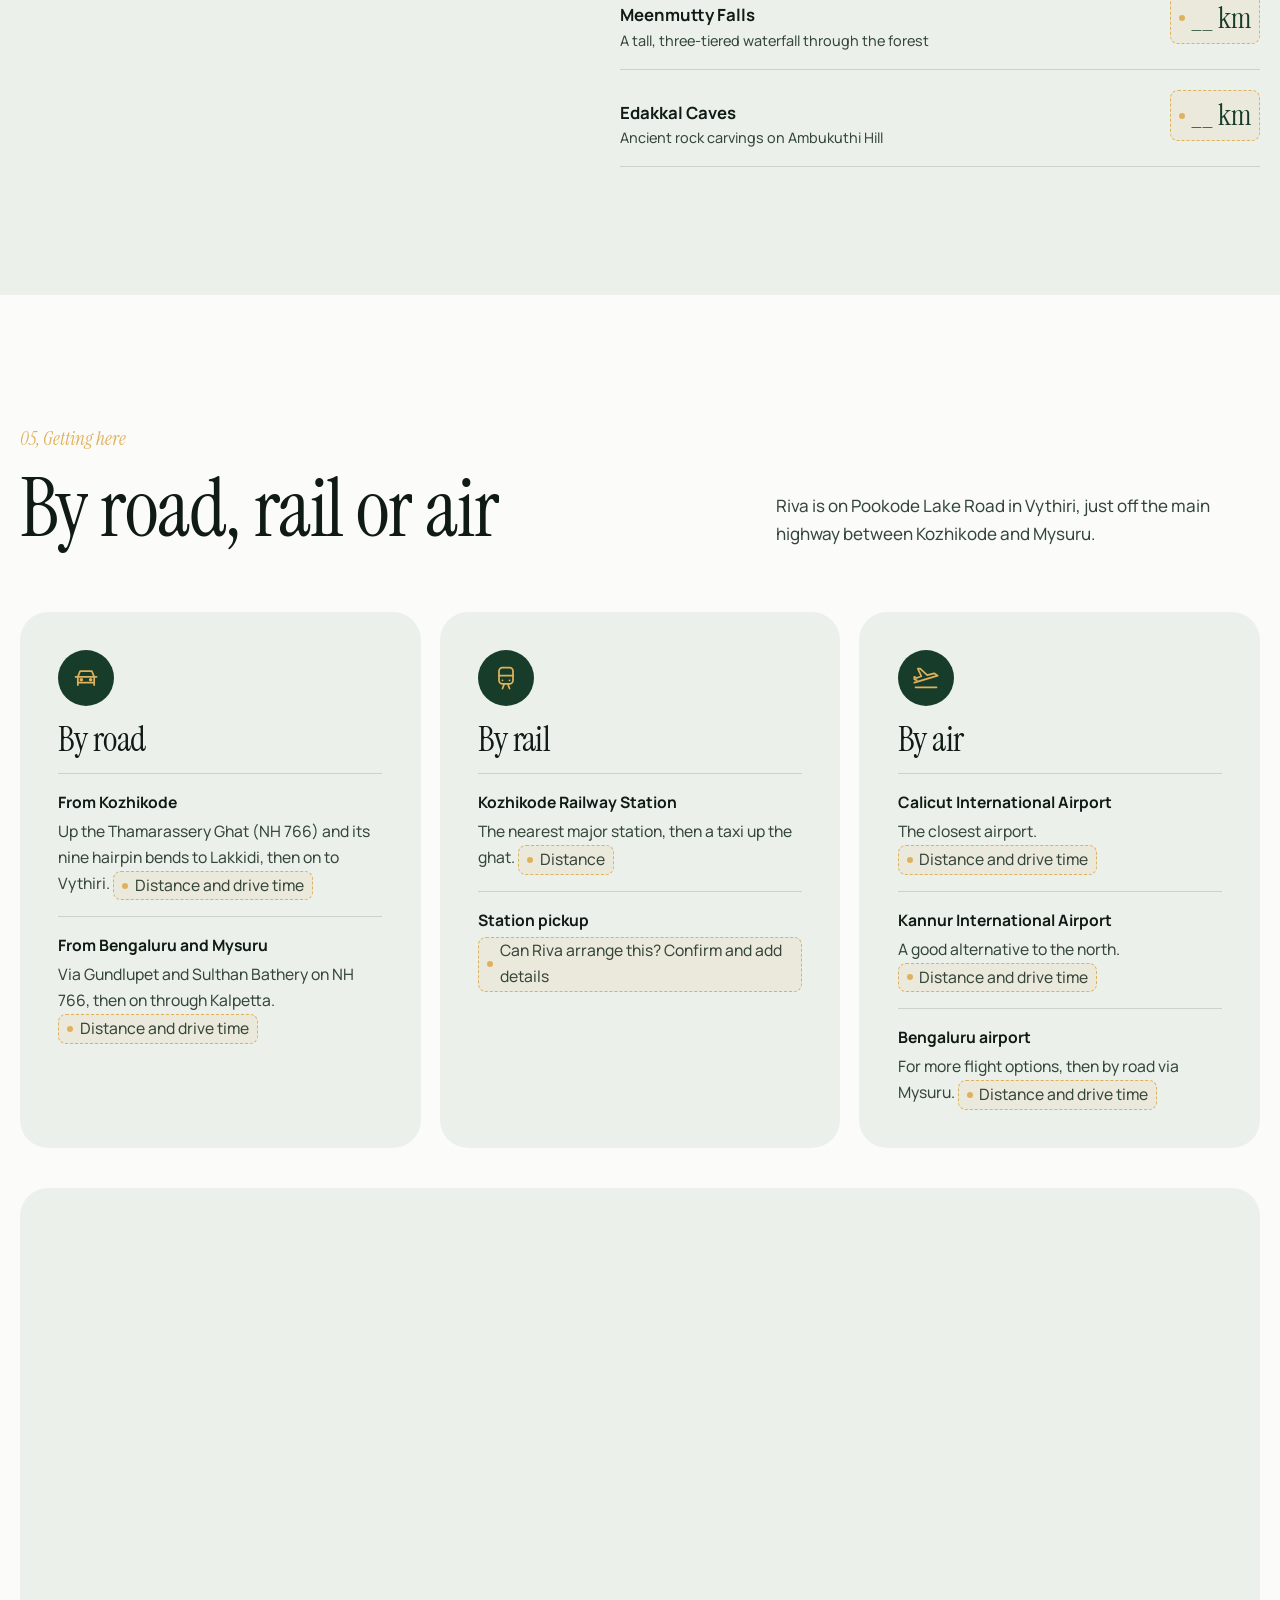
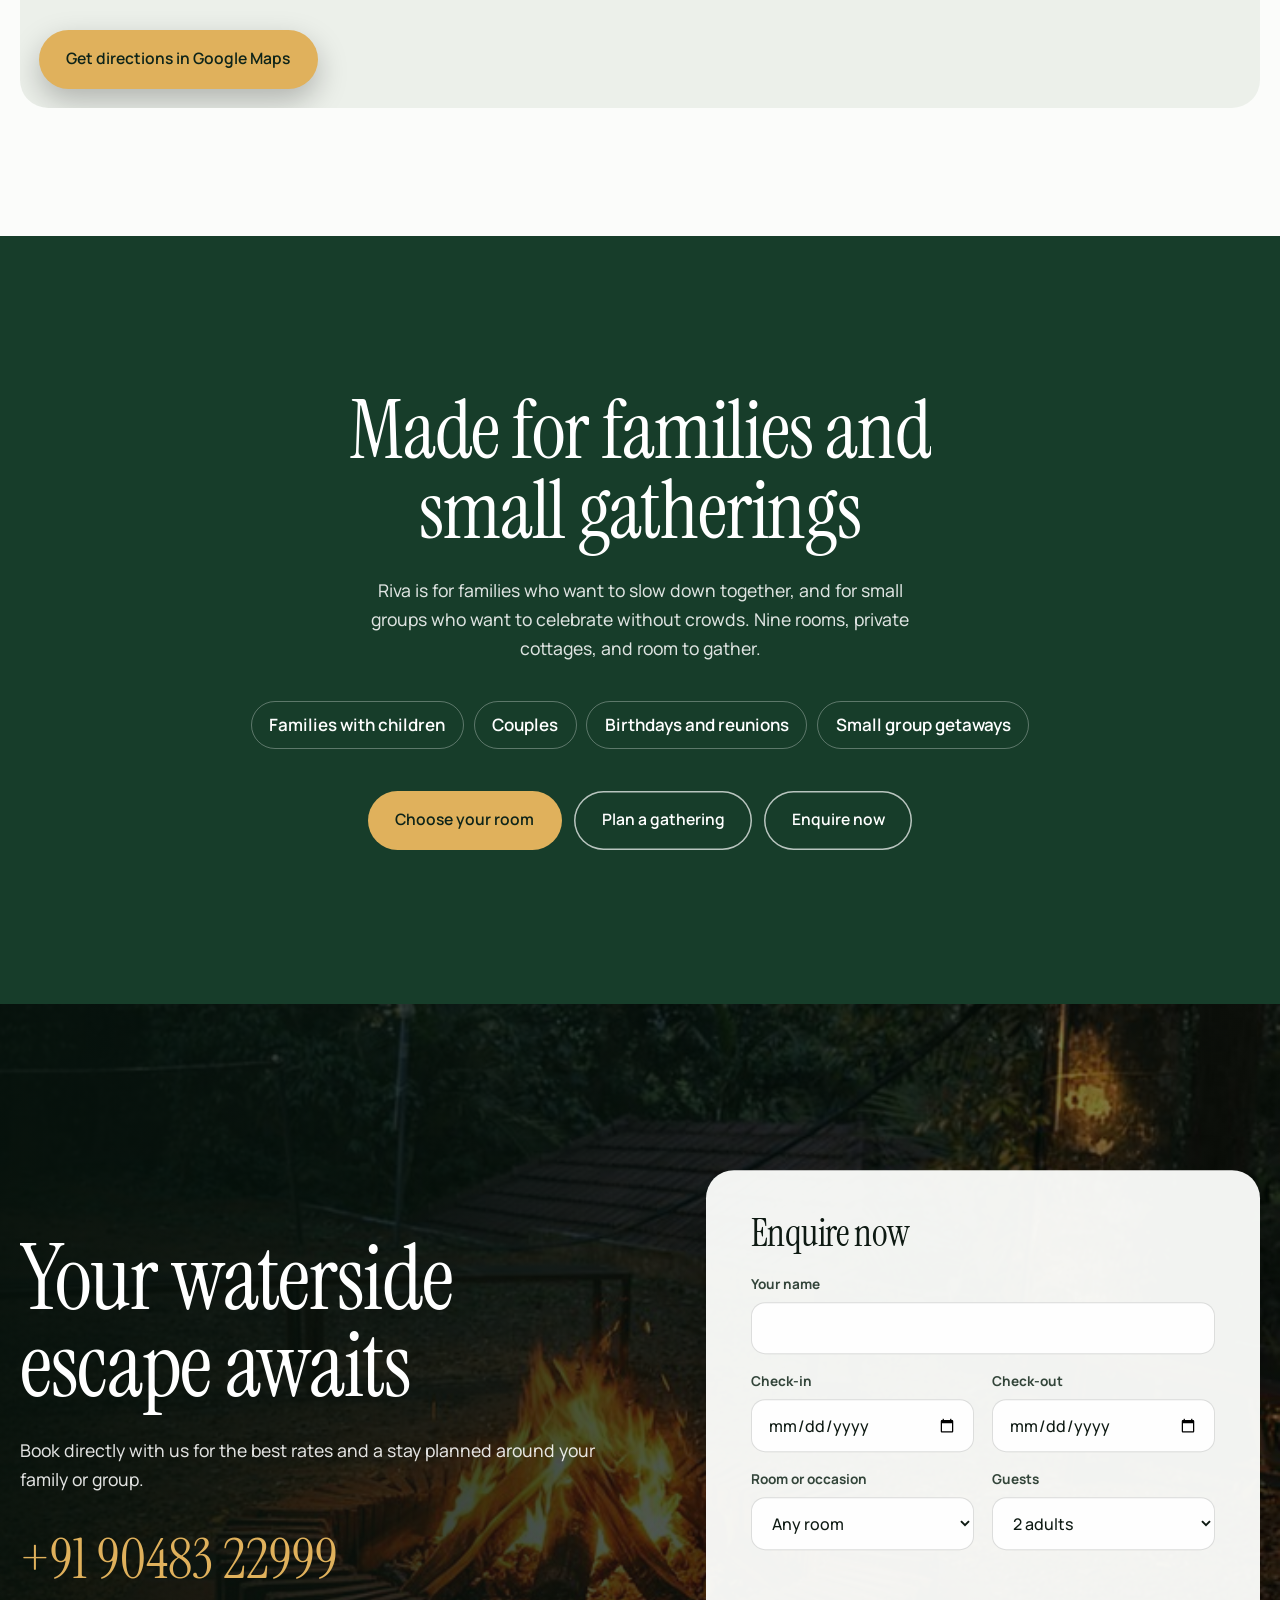
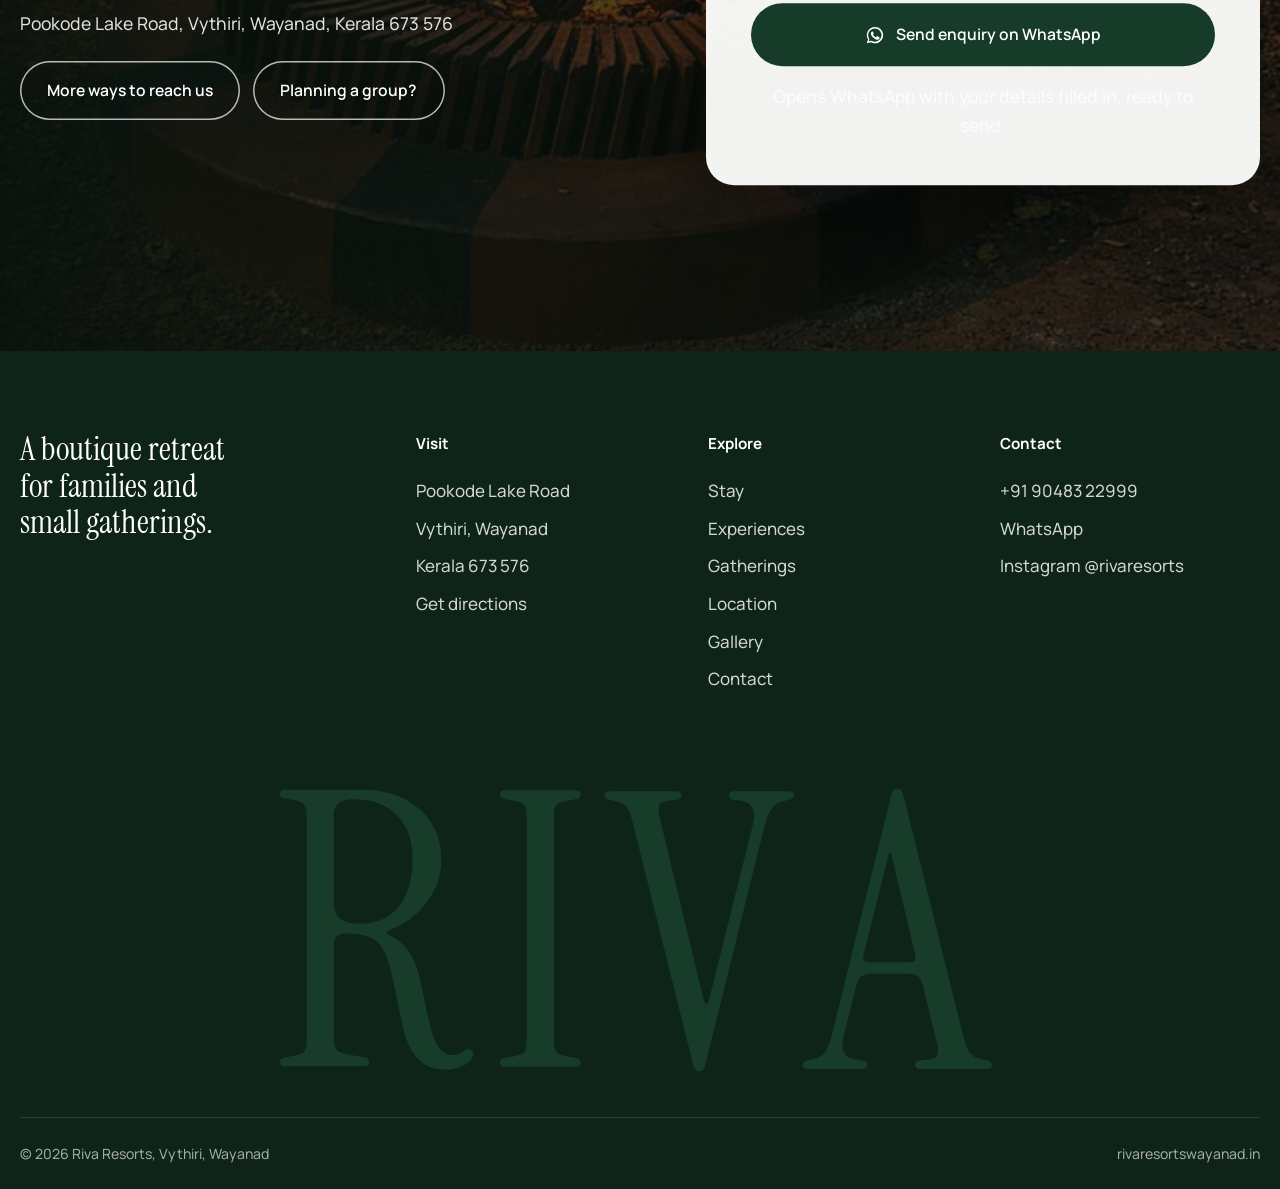
<file: location.html>
<!DOCTYPE html>
<html lang="en">
<head>
<meta charset="utf-8">
<meta name="viewport" content="width=device-width, initial-scale=1, viewport-fit=cover">
<title>Location | Riva Resorts, Vythiri, Wayanad, 1 km from Pookode Lake</title>
<meta name="description" content="Riva sits at the edge of the Deccan plateau, where the Western Ghats fall toward the Kerala coast. Seasons, nearby attractions and how to get to Riva Resorts in Vythiri, Wayanad.">
<meta property="og:title" content="Where the Ghats meet the plateau | Riva Resorts Wayanad">
<link rel="icon" type="image/svg+xml" href="assets/favicon.svg">
<link rel="apple-touch-icon" href="assets/apple-touch-icon.png">
<link rel="canonical" href="https://rivaresortswayanad.in/location.html">
<meta property="og:type" content="website">
<meta property="og:url" content="https://rivaresortswayanad.in/location.html">
<meta property="og:site_name" content="Riva Resorts Wayanad">
<meta property="og:image" content="https://rivaresortswayanad.in/assets/images/a-cottage-dusk.jpg">
<meta name="twitter:card" content="summary_large_image">
<meta property="og:description" content="Riva sits at the edge of the Deccan plateau, where the Western Ghats fall toward the Kerala coast. Seasons, nearby attractions and how to get to Riva Resorts in Vythiri, Wayanad.">
<meta name="theme-color" content="#0E2419">
<script>document.documentElement.classList.add('js');</script>
<link rel="stylesheet" href="assets/css/site.css">
</head>
<body data-page="location">
<div class="grain" aria-hidden="true"></div>
<div class="cursor" aria-hidden="true"><span>View</span></div>
<svg width="0" height="0" style="position:absolute" aria-hidden="true">
  <symbol id="sprig" viewBox="0 0 40 40">
    <path d="M14 36C6 30 4 18 10 6c6 10 8 21 4 30z"/>
    <path d="M17 36c0-11 5-20 17-25-1 12-7 21-17 25z"/>
    <path d="M18 38c6-6 14-8 22-5-6 5-14 7-22 5z"/>
  </symbol>
  <symbol id="wa" viewBox="0 0 32 32"><path d="M16 3a13 13 0 0 0-11.2 19.6L3 29l6.6-1.7A13 13 0 1 0 16 3zm0 23.7c-2 0-4-.5-5.7-1.6l-.4-.2-3.9 1 1-3.8-.3-.4A10.7 10.7 0 1 1 16 26.7zm5.9-8c-.3-.2-1.9-.9-2.2-1-.3-.1-.5-.2-.7.2l-1 1.2c-.2.2-.4.2-.7.1a8.8 8.8 0 0 1-4.4-3.8c-.3-.6.3-.5 1-1.7.1-.2 0-.4 0-.5l-1-2.4c-.3-.6-.5-.5-.7-.5h-.6c-.2 0-.6.1-.9.4-.3.3-1.2 1.2-1.2 2.9s1.2 3.3 1.4 3.6c.2.2 2.4 3.7 5.9 5.2 2.2.9 3 1 4.1.8.7-.1 1.9-.8 2.2-1.5.3-.8.3-1.4.2-1.5-.1-.2-.3-.2-.6-.4z"/></symbol>
  <symbol id="arrow" viewBox="0 0 24 24"><path d="M5 12h14M13 6l6 6-6 6" fill="none" stroke="currentColor" stroke-width="1.6" stroke-linecap="round" stroke-linejoin="round"/></symbol>
  <symbol id="arrow-l" viewBox="0 0 24 24"><path d="M19 12H5M11 6l-6 6 6 6" fill="none" stroke="currentColor" stroke-width="1.6" stroke-linecap="round" stroke-linejoin="round"/></symbol>
  <symbol id="ig" viewBox="0 0 24 24"><rect x="3" y="3" width="18" height="18" rx="5" fill="none" stroke="currentColor" stroke-width="1.6"/><circle cx="12" cy="12" r="4" fill="none" stroke="currentColor" stroke-width="1.6"/><circle cx="17.5" cy="6.5" r="1.1" fill="currentColor"/></symbol>
</svg>

<header class="header">
  <div class="wrap bar">
    <a class="brand" href="index.html" aria-label="Riva Resorts, home">
      <span class="word">R<span class="i">I<svg class="sprig" aria-hidden="true"><use href="#sprig"/></svg></span>VA</span>
      <small>RESORTS</small>
    </a>
    <nav class="nav" aria-label="Main">
      <a href="stay.html"><span>Stay</span><span aria-hidden="true">Stay</span></a>
      <a href="experiences.html"><span>Experiences</span><span aria-hidden="true">Experiences</span></a>
      <a href="gatherings.html"><span>Gatherings</span><span aria-hidden="true">Gatherings</span></a>
      <a href="location.html" aria-current="page"><span>Location</span><span aria-hidden="true">Location</span></a>
      <a href="gallery.html"><span>Gallery</span><span aria-hidden="true">Gallery</span></a>
      <a href="contact.html"><span>Contact</span><span aria-hidden="true">Contact</span></a>
    </nav>
    <div class="head-cta">
      <a class="btn btn-forest magnetic" href="#enquire">Enquire now</a>
      <button class="menu-btn" type="button" aria-label="Open menu" aria-expanded="false" aria-controls="mobile-menu"><i></i><i></i></button>
    </div>
  </div>
</header>
<nav class="mobile-menu" id="mobile-menu" aria-label="Mobile">
  <a href="stay.html">Stay</a>
  <a href="experiences.html">Experiences</a>
  <a href="gatherings.html">Gatherings</a>
  <a href="location.html">Location</a>
  <a href="gallery.html">Gallery</a>
  <a href="contact.html">Contact</a>
  <div class="mm-foot"><a href="tel:+919048322999" style="font-family:var(--sans);font-size:1.1rem">+91 90483 22999</a></div>
</nav>


<main id="top">
  <!-- Hero -->
  <section class="page-hero" aria-labelledby="loc-h1">
    <svg class="contours" viewBox="0 0 1440 900" preserveAspectRatio="xMidYMid slice" aria-hidden="true"><path d="M-20,35 L40,50 L100,60 L160,60 L220,54 L280,48 L340,49 L400,53 L460,56 L520,51 L580,37 L640,23 L700,15 L760,18 L820,26 L880,34 L940,35 L1000,31 L1060,30 L1120,37 L1180,50 L1240,63 L1300,67 L1360,62 L1420,51 L1480,42"/><path d="M-20,108 L40,117 L100,116 L160,108 L220,101 L280,100 L340,103 L400,105 L460,98 L520,84 L580,70 L640,63 L700,68 L760,78 L820,87 L880,89 L940,87 L1000,87 L1060,94 L1120,107 L1180,119 L1240,122 L1300,114 L1360,101 L1420,91 L1480,88"/><path d="M-20,173 L40,171 L100,161 L160,153 L220,150 L280,152 L340,152 L400,144 L460,130 L520,117 L580,112 L640,119 L700,131 L760,141 L820,145 L880,143 L940,144 L1000,151 L1060,164 L1120,174 L1180,175 L1240,165 L1300,150 L1360,139 L1420,136 L1480,137"/><path d="M-20,224 L40,213 L100,202 L160,199 L220,199 L280,198 L340,190 L400,176 L460,165 L520,163 L580,171 L640,186 L700,197 L760,202 L820,201 L880,202 L940,209 L1000,220 L1060,228 L1120,226 L1180,214 L1240,197 L1300,185 L1360,182 L1420,184 L1480,185"/><path d="M-20,263 L40,251 L100,246 L160,245 L220,244 L280,236 L340,224 L400,214 L460,214 L520,226 L580,242 L640,255 L700,260 L760,259 L820,259 L880,265 L940,275 L1000,280 L1060,276 L1120,261 L1180,243 L1240,231 L1300,228 L1360,231 L1420,233 L1480,229"/><path d="M-20,297 L40,291 L100,291 L160,289 L220,282 L280,272 L340,265 L400,268 L460,282 L520,300 L580,314 L640,318 L700,317 L760,316 L820,321 L880,328 L940,331 L1000,323 L1060,307 L1120,288 L1180,276 L1240,274 L1300,278 L1360,282 L1420,280 L1480,277"/><path d="M-20,336 L40,336 L100,336 L160,330 L220,322 L280,318 L340,324 L400,340 L460,359 L520,373 L580,377 L640,374 L700,372 L760,374 L820,379 L880,379 L940,370 L1000,351 L1060,333 L1120,321 L1180,321 L1240,327 L1300,333 L1360,334 L1420,332 L1480,335"/><path d="M-20,382 L40,383 L100,380 L160,374 L220,373 L280,381 L340,400 L400,420 L460,433 L520,435 L580,430 L640,426 L700,426 L760,428 L820,426 L880,414 L940,395 L1000,377 L1060,367 L1120,369 L1180,378 L1240,386 L1300,389 L1360,389 L1420,394 L1480,407"/><path d="M-20,432 L40,431 L100,428 L160,429 L220,441 L280,460 L340,480 L400,492 L460,492 L520,485 L580,478 L640,475 L700,475 L760,471 L820,458 L880,438 L940,421 L1000,414 L1060,419 L1120,431 L1180,441 L1240,446 L1300,448 L1360,454 L1420,467 L1480,484"/><path d="M-20,484 L40,484 L100,488 L160,502 L220,522 L280,541 L340,550 L400,547 L460,537 L520,528 L580,523 L640,520 L700,514 L760,500 L820,482 L880,467 L940,463 L1000,471 L1060,486 L1120,498 L1180,505 L1240,509 L1300,515 L1360,527 L1420,543 L1480,553"/><path d="M-20,543 L40,549 L100,563 L160,583 L220,600 L280,607 L340,601 L400,587 L460,575 L520,568 L580,564 L640,557 L700,543 L760,526 L820,514 L880,513 L940,525 L1000,543 L1060,558 L1120,566 L1180,570 L1240,575 L1300,586 L1360,599 L1420,606 L1480,601"/><path d="M-20,610 L40,625 L100,644 L160,658 L220,661 L280,652 L340,635 L400,620 L460,612 L520,607 L580,600 L640,587 L700,572 L760,563 L820,567 L880,582 L940,602 L1000,618 L1060,627 L1120,630 L1180,635 L1240,644 L1300,654 L1360,657 L1420,648 L1480,628"/><path d="M-20,686 L40,703 L100,714 L160,713 L220,700 L280,680 L340,663 L400,654 L460,649 L520,643 L580,632 L640,620 L700,615 L760,622 L820,641 L880,663 L940,681 L1000,689 L1060,691 L1120,693 L1180,700 L1240,706 L1300,705 L1360,693 L1420,671 L1480,648"/><path d="M-20,761 L40,768 L100,763 L160,745 L220,723 L280,705 L340,696 L400,692 L460,687 L520,679 L580,671 L640,670 L700,681 L760,702 L820,726 L880,743 L940,750 L1000,750 L1060,750 L1120,753 L1180,755 L1240,751 L1300,735 L1360,712 L1420,689 L1480,675"/><path d="M-20,819 L40,809 L100,789 L160,764 L220,746 L280,737 L340,735 L400,733 L460,729 L520,724 L580,727 L640,742 L700,766 L760,790 L820,806 L880,810 L940,807 L1000,804 L1060,803 L1120,802 L1180,794 L1240,776 L1300,752 L1360,730 L1420,719 L1480,721"/><path d="M-20,853 L40,830 L100,804 L160,787 L220,780 L280,780 L340,782 L400,781 L460,781 L520,787 L580,805 L640,830 L700,853 L760,867 L820,868 L880,862 L940,854 L1000,850 L1060,846 L1120,836 L1180,816 L1240,792 L1300,772 L1360,765 L1420,771 L1480,783"/></svg>
    <div class="wrap ph-grid">
      <div>
        <p class="crumb"><a href="index.html">Home</a><span aria-hidden="true">/</span><span>Location</span></p>
        <h1 id="loc-h1" class="split hero-title">Where the Ghats meet the <em>plateau</em></h1>
        <p class="sub fade-up">Why this corner of Wayanad feels the way it does, and how to get here.</p>
        <nav class="loc-jump fade-up" aria-label="On this page">
          <a href="#setting">The setting</a><a href="#water">The water</a><a href="#seasons">Seasons</a><a href="#nearby">Nearby</a><a href="#getting-here">Getting here</a>
        </nav>
      </div>
      <div class="ph-photo fade-up"><img src="assets/images/pookode.jpg" alt="Forested shore reflected in Pookode Lake" fetchpriority="high"><span class="tag">Pookode Lake, 1 km from Riva</span></div>
    </div>
  </section>

  <!-- Story -->
  <section class="story" aria-label="Why this place matters">
    <div class="wrap">
      <p class="kicker"><svg aria-hidden="true"><use href="#sprig"/></svg>Why this place matters</p>
      <p class="intro-text">Riva sits at the edge of the Deccan plateau, where the Western Ghats fall away toward the Kerala coast. That position shapes everything guests feel here: cool, misty mornings, green slopes and clean air.</p>
      <p class="after reveal">A kilometre away, Pookode Lake feeds into the Kabini, a major tributary of the Cauvery, so the water you see here is part of the river system that crosses South India. It's an easy place for families to slow down, and for small groups to gather without crowds.</p>
    </div>
  </section>

  <!-- 01 Setting -->
  <section class="chapter setting" id="setting" aria-labelledby="set-title">
    <div class="wrap">
      <div class="chapter-head">
        <div><span class="chapter-num">01, The setting</span><h2 id="set-title" class="split">The plateau edge</h2></div>
        <p>Climb from the coast through the forested Western Ghats and the land levels out into the Wayanad plateau. Riva sits right at that edge.</p>
      </div>
      <div class="setting-grid">
        <div class="map-card"><svg class="ill-map" viewBox="0 0 600 560" role="img" aria-labelledby="mapT mapD">
<title id="mapT">Illustrated map of Riva's setting</title>
<desc id="mapD">A simplified map, not to scale. The Kerala coast and Arabian Sea lie to the west. The Western Ghats rise inland, and Riva sits just over their crest at the edge of the Deccan plateau, beside Pookode Lake. The Kabini river flows east from here toward Mysuru and the Cauvery.</desc>
<rect class="land" width="600" height="560" rx="22"/>
<path class="plateau m-fade" d="M205,0 C208.8,16.7 218.5,66.7 228,100 C237.5,133.3 249.3,166.7 262,200 C274.7,233.3 289.0,263.3 304,300 C319.0,336.7 335.2,376.7 352,420 C368.8,463.3 396.2,536.7 405,560 L600,560 L600,0 Z"/>
<g class="dots m-fade"><circle cx="264" cy="20" r="1.6"/><circle cx="286" cy="20" r="1.6"/><circle cx="308" cy="20" r="1.6"/><circle cx="330" cy="20" r="1.6"/><circle cx="352" cy="20" r="1.6"/><circle cx="374" cy="20" r="1.6"/><circle cx="396" cy="20" r="1.6"/><circle cx="418" cy="20" r="1.6"/><circle cx="440" cy="20" r="1.6"/><circle cx="462" cy="20" r="1.6"/><circle cx="484" cy="20" r="1.6"/><circle cx="506" cy="20" r="1.6"/><circle cx="528" cy="20" r="1.6"/><circle cx="550" cy="20" r="1.6"/><circle cx="572" cy="20" r="1.6"/><circle cx="594" cy="20" r="1.6"/><circle cx="253" cy="42" r="1.6"/><circle cx="275" cy="42" r="1.6"/><circle cx="297" cy="42" r="1.6"/><circle cx="319" cy="42" r="1.6"/><circle cx="341" cy="42" r="1.6"/><circle cx="363" cy="42" r="1.6"/><circle cx="385" cy="42" r="1.6"/><circle cx="407" cy="42" r="1.6"/><circle cx="429" cy="42" r="1.6"/><circle cx="451" cy="42" r="1.6"/><circle cx="473" cy="42" r="1.6"/><circle cx="495" cy="42" r="1.6"/><circle cx="517" cy="42" r="1.6"/><circle cx="539" cy="42" r="1.6"/><circle cx="561" cy="42" r="1.6"/><circle cx="583" cy="42" r="1.6"/><circle cx="605" cy="42" r="1.6"/><circle cx="264" cy="64" r="1.6"/><circle cx="286" cy="64" r="1.6"/><circle cx="308" cy="64" r="1.6"/><circle cx="330" cy="64" r="1.6"/><circle cx="352" cy="64" r="1.6"/><circle cx="374" cy="64" r="1.6"/><circle cx="396" cy="64" r="1.6"/><circle cx="418" cy="64" r="1.6"/><circle cx="440" cy="64" r="1.6"/><circle cx="462" cy="64" r="1.6"/><circle cx="484" cy="64" r="1.6"/><circle cx="506" cy="64" r="1.6"/><circle cx="528" cy="64" r="1.6"/><circle cx="550" cy="64" r="1.6"/><circle cx="572" cy="64" r="1.6"/><circle cx="594" cy="64" r="1.6"/><circle cx="275" cy="86" r="1.6"/><circle cx="297" cy="86" r="1.6"/><circle cx="319" cy="86" r="1.6"/><circle cx="341" cy="86" r="1.6"/><circle cx="363" cy="86" r="1.6"/><circle cx="385" cy="86" r="1.6"/><circle cx="407" cy="86" r="1.6"/><circle cx="429" cy="86" r="1.6"/><circle cx="451" cy="86" r="1.6"/><circle cx="473" cy="86" r="1.6"/><circle cx="495" cy="86" r="1.6"/><circle cx="517" cy="86" r="1.6"/><circle cx="539" cy="86" r="1.6"/><circle cx="561" cy="86" r="1.6"/><circle cx="583" cy="86" r="1.6"/><circle cx="605" cy="86" r="1.6"/><circle cx="286" cy="108" r="1.6"/><circle cx="308" cy="108" r="1.6"/><circle cx="330" cy="108" r="1.6"/><circle cx="352" cy="108" r="1.6"/><circle cx="374" cy="108" r="1.6"/><circle cx="396" cy="108" r="1.6"/><circle cx="418" cy="108" r="1.6"/><circle cx="440" cy="108" r="1.6"/><circle cx="462" cy="108" r="1.6"/><circle cx="484" cy="108" r="1.6"/><circle cx="506" cy="108" r="1.6"/><circle cx="528" cy="108" r="1.6"/><circle cx="550" cy="108" r="1.6"/><circle cx="572" cy="108" r="1.6"/><circle cx="594" cy="108" r="1.6"/><circle cx="297" cy="130" r="1.6"/><circle cx="319" cy="130" r="1.6"/><circle cx="341" cy="130" r="1.6"/><circle cx="363" cy="130" r="1.6"/><circle cx="385" cy="130" r="1.6"/><circle cx="407" cy="130" r="1.6"/><circle cx="429" cy="130" r="1.6"/><circle cx="451" cy="130" r="1.6"/><circle cx="473" cy="130" r="1.6"/><circle cx="495" cy="130" r="1.6"/><circle cx="517" cy="130" r="1.6"/><circle cx="539" cy="130" r="1.6"/><circle cx="561" cy="130" r="1.6"/><circle cx="583" cy="130" r="1.6"/><circle cx="605" cy="130" r="1.6"/><circle cx="286" cy="152" r="1.6"/><circle cx="308" cy="152" r="1.6"/><circle cx="330" cy="152" r="1.6"/><circle cx="352" cy="152" r="1.6"/><circle cx="374" cy="152" r="1.6"/><circle cx="396" cy="152" r="1.6"/><circle cx="418" cy="152" r="1.6"/><circle cx="440" cy="152" r="1.6"/><circle cx="462" cy="152" r="1.6"/><circle cx="484" cy="152" r="1.6"/><circle cx="506" cy="152" r="1.6"/><circle cx="528" cy="152" r="1.6"/><circle cx="550" cy="152" r="1.6"/><circle cx="572" cy="152" r="1.6"/><circle cx="594" cy="152" r="1.6"/><circle cx="297" cy="174" r="1.6"/><circle cx="319" cy="174" r="1.6"/><circle cx="341" cy="174" r="1.6"/><circle cx="363" cy="174" r="1.6"/><circle cx="385" cy="174" r="1.6"/><circle cx="407" cy="174" r="1.6"/><circle cx="429" cy="174" r="1.6"/><circle cx="451" cy="174" r="1.6"/><circle cx="473" cy="174" r="1.6"/><circle cx="495" cy="174" r="1.6"/><circle cx="517" cy="174" r="1.6"/><circle cx="539" cy="174" r="1.6"/><circle cx="561" cy="174" r="1.6"/><circle cx="583" cy="174" r="1.6"/><circle cx="605" cy="174" r="1.6"/><circle cx="308" cy="196" r="1.6"/><circle cx="330" cy="196" r="1.6"/><circle cx="352" cy="196" r="1.6"/><circle cx="374" cy="196" r="1.6"/><circle cx="396" cy="196" r="1.6"/><circle cx="418" cy="196" r="1.6"/><circle cx="440" cy="196" r="1.6"/><circle cx="462" cy="196" r="1.6"/><circle cx="484" cy="196" r="1.6"/><circle cx="506" cy="196" r="1.6"/><circle cx="528" cy="196" r="1.6"/><circle cx="550" cy="196" r="1.6"/><circle cx="572" cy="196" r="1.6"/><circle cx="594" cy="196" r="1.6"/><circle cx="319" cy="218" r="1.6"/><circle cx="341" cy="218" r="1.6"/><circle cx="363" cy="218" r="1.6"/><circle cx="385" cy="218" r="1.6"/><circle cx="407" cy="218" r="1.6"/><circle cx="429" cy="218" r="1.6"/><circle cx="451" cy="218" r="1.6"/><circle cx="473" cy="218" r="1.6"/><circle cx="495" cy="218" r="1.6"/><circle cx="517" cy="218" r="1.6"/><circle cx="539" cy="218" r="1.6"/><circle cx="561" cy="218" r="1.6"/><circle cx="583" cy="218" r="1.6"/><circle cx="605" cy="218" r="1.6"/><circle cx="330" cy="240" r="1.6"/><circle cx="352" cy="240" r="1.6"/><circle cx="374" cy="240" r="1.6"/><circle cx="396" cy="240" r="1.6"/><circle cx="418" cy="240" r="1.6"/><circle cx="440" cy="240" r="1.6"/><circle cx="462" cy="240" r="1.6"/><circle cx="484" cy="240" r="1.6"/><circle cx="506" cy="240" r="1.6"/><circle cx="528" cy="240" r="1.6"/><circle cx="550" cy="240" r="1.6"/><circle cx="572" cy="240" r="1.6"/><circle cx="594" cy="240" r="1.6"/><circle cx="341" cy="262" r="1.6"/><circle cx="363" cy="262" r="1.6"/><circle cx="385" cy="262" r="1.6"/><circle cx="407" cy="262" r="1.6"/><circle cx="429" cy="262" r="1.6"/><circle cx="451" cy="262" r="1.6"/><circle cx="473" cy="262" r="1.6"/><circle cx="495" cy="262" r="1.6"/><circle cx="517" cy="262" r="1.6"/><circle cx="539" cy="262" r="1.6"/><circle cx="561" cy="262" r="1.6"/><circle cx="583" cy="262" r="1.6"/><circle cx="605" cy="262" r="1.6"/><circle cx="352" cy="284" r="1.6"/><circle cx="374" cy="284" r="1.6"/><circle cx="396" cy="284" r="1.6"/><circle cx="418" cy="284" r="1.6"/><circle cx="440" cy="284" r="1.6"/><circle cx="462" cy="284" r="1.6"/><circle cx="484" cy="284" r="1.6"/><circle cx="506" cy="284" r="1.6"/><circle cx="528" cy="284" r="1.6"/><circle cx="550" cy="284" r="1.6"/><circle cx="572" cy="284" r="1.6"/><circle cx="594" cy="284" r="1.6"/><circle cx="363" cy="306" r="1.6"/><circle cx="561" cy="306" r="1.6"/><circle cx="583" cy="306" r="1.6"/><circle cx="605" cy="306" r="1.6"/><circle cx="374" cy="328" r="1.6"/><circle cx="572" cy="328" r="1.6"/><circle cx="594" cy="328" r="1.6"/><circle cx="363" cy="350" r="1.6"/><circle cx="385" cy="350" r="1.6"/><circle cx="407" cy="350" r="1.6"/><circle cx="429" cy="350" r="1.6"/><circle cx="451" cy="350" r="1.6"/><circle cx="473" cy="350" r="1.6"/><circle cx="495" cy="350" r="1.6"/><circle cx="517" cy="350" r="1.6"/><circle cx="539" cy="350" r="1.6"/><circle cx="561" cy="350" r="1.6"/><circle cx="583" cy="350" r="1.6"/><circle cx="605" cy="350" r="1.6"/><circle cx="374" cy="372" r="1.6"/><circle cx="396" cy="372" r="1.6"/><circle cx="418" cy="372" r="1.6"/><circle cx="440" cy="372" r="1.6"/><circle cx="462" cy="372" r="1.6"/><circle cx="484" cy="372" r="1.6"/><circle cx="506" cy="372" r="1.6"/><circle cx="528" cy="372" r="1.6"/><circle cx="550" cy="372" r="1.6"/><circle cx="572" cy="372" r="1.6"/><circle cx="594" cy="372" r="1.6"/><circle cx="385" cy="394" r="1.6"/><circle cx="407" cy="394" r="1.6"/><circle cx="429" cy="394" r="1.6"/><circle cx="451" cy="394" r="1.6"/><circle cx="473" cy="394" r="1.6"/><circle cx="495" cy="394" r="1.6"/><circle cx="517" cy="394" r="1.6"/><circle cx="539" cy="394" r="1.6"/><circle cx="561" cy="394" r="1.6"/><circle cx="583" cy="394" r="1.6"/><circle cx="605" cy="394" r="1.6"/><circle cx="396" cy="416" r="1.6"/><circle cx="418" cy="416" r="1.6"/><circle cx="440" cy="416" r="1.6"/><circle cx="462" cy="416" r="1.6"/><circle cx="484" cy="416" r="1.6"/><circle cx="506" cy="416" r="1.6"/><circle cx="528" cy="416" r="1.6"/><circle cx="550" cy="416" r="1.6"/><circle cx="572" cy="416" r="1.6"/><circle cx="594" cy="416" r="1.6"/><circle cx="407" cy="438" r="1.6"/><circle cx="429" cy="438" r="1.6"/><circle cx="451" cy="438" r="1.6"/><circle cx="473" cy="438" r="1.6"/><circle cx="495" cy="438" r="1.6"/><circle cx="517" cy="438" r="1.6"/><circle cx="539" cy="438" r="1.6"/><circle cx="561" cy="438" r="1.6"/><circle cx="583" cy="438" r="1.6"/><circle cx="605" cy="438" r="1.6"/><circle cx="418" cy="460" r="1.6"/><circle cx="440" cy="460" r="1.6"/><circle cx="462" cy="460" r="1.6"/><circle cx="484" cy="460" r="1.6"/><circle cx="506" cy="460" r="1.6"/><circle cx="528" cy="460" r="1.6"/><circle cx="550" cy="460" r="1.6"/><circle cx="572" cy="460" r="1.6"/><circle cx="594" cy="460" r="1.6"/><circle cx="429" cy="482" r="1.6"/><circle cx="451" cy="482" r="1.6"/><circle cx="473" cy="482" r="1.6"/><circle cx="495" cy="482" r="1.6"/><circle cx="517" cy="482" r="1.6"/><circle cx="539" cy="482" r="1.6"/><circle cx="561" cy="482" r="1.6"/><circle cx="583" cy="482" r="1.6"/><circle cx="605" cy="482" r="1.6"/><circle cx="440" cy="504" r="1.6"/><circle cx="462" cy="504" r="1.6"/><circle cx="484" cy="504" r="1.6"/><circle cx="506" cy="504" r="1.6"/><circle cx="528" cy="504" r="1.6"/><circle cx="550" cy="504" r="1.6"/><circle cx="572" cy="504" r="1.6"/><circle cx="594" cy="504" r="1.6"/><circle cx="451" cy="526" r="1.6"/><circle cx="473" cy="526" r="1.6"/><circle cx="495" cy="526" r="1.6"/><circle cx="517" cy="526" r="1.6"/><circle cx="539" cy="526" r="1.6"/><circle cx="561" cy="526" r="1.6"/><circle cx="583" cy="526" r="1.6"/><circle cx="605" cy="526" r="1.6"/><circle cx="440" cy="548" r="1.6"/><circle cx="462" cy="548" r="1.6"/><circle cx="484" cy="548" r="1.6"/><circle cx="506" cy="548" r="1.6"/><circle cx="528" cy="548" r="1.6"/><circle cx="550" cy="548" r="1.6"/><circle cx="572" cy="548" r="1.6"/><circle cx="594" cy="548" r="1.6"/></g>
<path class="sea" d="M0,0 L95,0 C98.8,16.7 108.8,66.7 118,100 C127.2,133.3 137.7,166.7 150,200 C162.3,233.3 177.0,263.3 192,300 C207.0,336.7 222.0,376.7 240,420 C258.0,463.3 290.0,536.7 300,560 L0,560 Z"/>
<g class="m-fade"><path class="sea-wave" d="M30,80 q6,-5 12,0 t12,0 t12,0"/><path class="sea-wave" d="M55,160 q6,-5 12,0 t12,0 t12,0"/><path class="sea-wave" d="M25,250 q6,-5 12,0 t12,0 t12,0"/><path class="sea-wave" d="M70,330 q6,-5 12,0 t12,0 t12,0"/><path class="sea-wave" d="M40,410 q6,-5 12,0 t12,0 t12,0"/><path class="sea-wave" d="M110,480 q6,-5 12,0 t12,0 t12,0"/><path class="sea-wave" d="M60,520 q6,-5 12,0 t12,0 t12,0"/><path class="sea-wave" d="M150,540 q6,-5 12,0 t12,0 t12,0"/></g>
<path class="coast m-draw" d="M95,0 C98.8,16.7 108.8,66.7 118,100 C127.2,133.3 137.7,166.7 150,200 C162.3,233.3 177.0,263.3 192,300 C207.0,336.7 222.0,376.7 240,420 C258.0,463.3 290.0,536.7 300,560"/>
<g class="mtns"><path class="mtn light" d="M175.8,19.0 L186.8,-1.8 L197.7,19.0 Z"/><path class="mtn" d="M191.8,19.0 L202.8,-1.8 L213.7,19.0 Z"/><path class="mtn light" d="M186.6,39.5 L194.7,24.0 L202.8,39.5 Z"/><path class="mtn" d="M197.0,44.8 L210.7,18.7 L224.4,44.8 Z"/><path class="mtn light" d="M191.3,57.1 L199.5,41.5 L207.7,57.1 Z"/><path class="mtn" d="M204.5,59.8 L215.5,38.8 L226.6,59.8 Z"/><path class="mtn light" d="M201.5,82.0 L209.9,65.8 L218.4,82.0 Z"/><path class="mtn" d="M214.0,85.2 L225.9,62.6 L237.8,85.2 Z"/><path class="mtn light" d="M206.1,107.1 L216.7,86.9 L227.3,107.1 Z"/><path class="mtn" d="M219.7,109.4 L232.7,84.6 L245.7,109.4 Z"/><path class="mtn light" d="M201.9,132.7 L213.8,109.9 L225.7,132.7 Z"/><path class="mtn" d="M217.5,133.0 L229.8,109.6 L242.1,133.0 Z"/><path class="mtn light" d="M210.4,145.0 L219.7,127.3 L229.0,145.0 Z"/><path class="mtn" d="M220.1,151.1 L235.7,121.3 L251.3,151.1 Z"/><path class="mtn light" d="M221.8,168.3 L232.7,147.6 L243.6,168.3 Z"/><path class="mtn" d="M235.8,170.2 L248.7,145.7 L261.5,170.2 Z"/><path class="mtn light" d="M226.6,190.2 L234.8,174.6 L242.9,190.2 Z"/><path class="mtn" d="M239.0,193.6 L250.8,171.1 L262.6,193.6 Z"/><path class="mtn light" d="M237.8,213.9 L247.2,196.0 L256.6,213.9 Z"/><path class="mtn" d="M249.0,218.5 L263.2,191.4 L277.4,218.5 Z"/><path class="mtn light" d="M242.3,235.7 L253.9,213.6 L265.6,235.7 Z"/><path class="mtn" d="M255.0,238.8 L269.9,210.4 L284.8,238.8 Z"/><path class="mtn light" d="M255.2,254.3 L265.6,234.6 L275.9,254.3 Z"/><path class="mtn" d="M265.5,259.7 L281.6,229.2 L297.6,259.7 Z"/><path class="mtn light" d="M260.3,281.7 L272.8,257.9 L285.3,281.7 Z"/><path class="mtn" d="M277.5,280.5 L288.8,259.1 L300.0,280.5 Z"/><path class="mtn light" d="M277.8,297.0 L286.4,280.7 L295.0,297.0 Z"/><path class="mtn" d="M288.8,301.8 L302.4,275.9 L316.0,301.8 Z"/><path class="mtn light" d="M281.5,318.3 L292.9,296.4 L304.4,318.3 Z"/><path class="mtn" d="M294.8,320.8 L308.9,293.9 L323.1,320.8 Z"/><path class="mtn light" d="M288.8,346.1 L300.0,324.9 L311.1,346.1 Z"/><path class="mtn" d="M301.7,349.1 L316.0,321.9 L330.2,349.1 Z"/><path class="mtn light" d="M297.5,365.9 L309.3,343.4 L321.2,365.9 Z"/><path class="mtn" d="M308.9,370.3 L325.3,339.0 L341.8,370.3 Z"/><path class="mtn light" d="M311.9,383.1 L320.1,367.5 L328.2,383.1 Z"/><path class="mtn" d="M321.2,389.5 L336.1,361.1 L351.0,389.5 Z"/><path class="mtn light" d="M321.4,409.4 L333.2,387.0 L344.9,409.4 Z"/><path class="mtn" d="M336.9,409.9 L349.2,386.5 L361.5,409.9 Z"/><path class="mtn light" d="M329.1,425.2 L337.1,410.0 L345.0,425.2 Z"/><path class="mtn" d="M339.6,430.4 L353.1,404.8 L366.5,430.4 Z"/><path class="mtn light" d="M329.8,445.1 L338.0,429.6 L346.1,445.1 Z"/><path class="mtn" d="M338.6,452.0 L354.0,422.7 L369.3,452.0 Z"/><path class="mtn light" d="M337.8,467.8 L347.6,449.3 L357.3,467.8 Z"/><path class="mtn" d="M347.6,473.8 L363.6,443.3 L379.5,473.8 Z"/><path class="mtn light" d="M347.5,489.6 L358.0,469.7 L368.4,489.6 Z"/><path class="mtn" d="M357.9,494.9 L374.0,464.3 L390.0,494.9 Z"/><path class="mtn light" d="M364.1,515.8 L373.3,498.3 L382.5,515.8 Z"/><path class="mtn" d="M376.2,519.5 L389.3,494.6 L402.4,519.5 Z"/><path class="mtn light" d="M367.9,536.7 L380.3,513.1 L392.7,536.7 Z"/><path class="mtn" d="M384.9,535.8 L396.3,514.0 L407.8,535.8 Z"/><path class="mtn light" d="M371.1,553.5 L380.1,536.4 L389.0,553.5 Z"/><path class="mtn" d="M382.5,557.8 L396.1,532.0 L409.6,557.8 Z"/></g>
<path class="road m-fade" d="M206,306 L226,292 L238,276 L229,268 L246,256 L236,246 L254,236 L244,226 L262,218 L270,206 L286,198"/>
<path class="river m-draw" d="M308,184 C350,176 392,206 440,172 S530,116 600,100"/>
<ellipse class="lake m-pop" cx="300" cy="184" rx="10" ry="6"/>
<g class="m-label">
<text class="sea-l" x="34" y="380" transform="rotate(-8 34 380)">Arabian Sea</text>
<text class="big" x="420" y="330">Deccan plateau</text>
<text x="372" y="372" transform="rotate(62 372 372)" style="paint-order:stroke;stroke:#DCE6D3;stroke-width:5px;letter-spacing:.15em">WESTERN GHATS</text>
<text class="river-l" x="452" y="196">Kabini river</text>
<text x="600" y="86" text-anchor="end" class="river-l">to the Cauvery</text>
<circle class="city" cx="206" cy="306" r="5"/><text x="216" y="326">Kozhikode</text>
<circle class="city" cx="512" cy="54" r="5"/><text x="522" y="58">Mysuru</text>
<text x="314" y="174" style="font-size:12px">Pookode Lake</text>
<text x="168" y="236" style="font-size:12px;fill:#B0703A">Ghat road</text>
<g transform="translate(560 470)"><circle r="18" fill="none" stroke="var(--forest)" stroke-width="1.5"/><path d="M0,-12 L5,4 L0,1 L-5,4 Z" fill="var(--forest)"/><text y="-24" text-anchor="middle" style="font-size:12px">N</text></g>
</g>
<g class="pin" transform="translate(286 198)">
<circle class="pin-pulse" r="12"/>
<circle class="pin-dot" r="8"/>
<g class="pin-label" transform="translate(16 12)"><rect x="-6" y="-16" width="70" height="30" rx="15"/><text x="29" y="4" text-anchor="middle">Riva</text></g>
</g>
</svg><span class="note">Illustration, not to scale</span></div>
        <ul class="facts-list">
          <li class="reveal"><b>Up in the hills</b><span>The height keeps mornings cool and misty, even when the coast below is hot and humid.</span></li>
          <li class="reveal"><b>Forest all around</b><span>The Ghats are among the greenest places in India, and Riva's grounds sit among their trees.</span></li>
          <li class="reveal"><b>Clean, fresh air</b><span>Away from city traffic, with a lake and forest for neighbours.</span></li>
        </ul>
      </div>
      <div class="profile-wrap reveal">
        <h3>The climb from the coast</h3>
        <div class="profile-scroll"><svg class="profile" viewBox="0 0 1000 300" role="img" aria-labelledby="pT pD">
<title id="pT">Cross-section from the coast to Riva</title>
<desc id="pD">The land stays low across the coastal plain from Kozhikode, then climbs steeply up the Thamarassery Ghat to the plateau, where Riva sits near the edge.</desc>
<defs><linearGradient id="pgrad" x1="0" y1="0" x2="0" y2="1"><stop offset="0" stop-color="#3F6B52"/><stop offset="1" stop-color="#173D2A"/></linearGradient></defs>
<rect x="0" y="250" width="1000" height="50" fill="#C9DCDD" opacity=".6"/>
<line class="sealine" x1="0" y1="250" x2="1000" y2="250"/>
<path class="ground p-fill" d="M0,250 C20.0,249.7 78.3,249.3 120,248 C161.7,246.7 206.7,244.7 250,242 C293.3,239.3 350.0,238.2 380,232 C410.0,225.8 413.3,217.0 430,205 C446.7,193.0 463.3,175.8 480,160 C496.7,144.2 515.0,122.3 530,110 C545.0,97.7 551.7,91.0 570,86 C588.3,81.0 615.0,79.7 640,80 C665.0,80.3 693.3,88.3 720,88 C746.7,87.7 773.3,78.3 800,78 C826.7,77.7 846.7,85.7 880,86 C913.3,86.3 980.0,81.0 1000,80 L1000,300 L0,300 Z"/>
<path class="edge p-draw" d="M0,250 C20.0,249.7 78.3,249.3 120,248 C161.7,246.7 206.7,244.7 250,242 C293.3,239.3 350.0,238.2 380,232 C410.0,225.8 413.3,217.0 430,205 C446.7,193.0 463.3,175.8 480,160 C496.7,144.2 515.0,122.3 530,110 C545.0,97.7 551.7,91.0 570,86 C588.3,81.0 615.0,79.7 640,80 C665.0,80.3 693.3,88.3 720,88 C746.7,87.7 773.3,78.3 800,78 C826.7,77.7 846.7,85.7 880,86 C913.3,86.3 980.0,81.0 1000,80"/>
<path class="hair p-fade" d="M388,221 L386,212 L420,203 L418,193 L452,178 L450,164 L484,149 L482,133 L516,117 L514,102 L548,92"/>
<g class="p-label">
<text x="16" y="238">Sea level</text>
<circle cx="200" cy="244" r="5" fill="var(--ink)"/><text x="160" y="226">Kozhikode</text>
<text class="lbl" x="250" y="150">Thamarassery Ghat</text>
<text x="250" y="172">Nine hairpin bends</text>
<text class="lbl" x="660" y="40">Riva, at the plateau edge</text>
<text x="660" y="62" style="fill:#B0703A">Altitude: about ___ m (to confirm)</text>
<line x1="610" y1="72" x2="610" y2="80" stroke="var(--lamp)" stroke-width="2"/>
</g>
<g class="p-pin"><circle cx="610" cy="80" r="14" fill="var(--lamp)" opacity=".35"/><circle cx="610" cy="80" r="7" fill="var(--lamp)" stroke="#fff" stroke-width="3"/></g>
</svg></div>
      </div>
    </div>
  </section>

  <!-- 02 Water -->
  <section class="chapter water" id="water" aria-labelledby="water-title">
    <div class="wrap">
      <div class="chapter-head">
        <div><span class="chapter-num">02, The water</span><h2 id="water-title" class="split">From Pookode Lake to the Cauvery</h2></div>
        <p>The water you see a kilometre from Riva doesn't head for the nearby Arabian Sea. It flows east, into one of South India's great river systems.</p>
      </div>
      <div class="flow">
        <div class="flow-line" aria-hidden="true"><svg viewBox="0 0 100 4" preserveAspectRatio="none"><line class="base" x1="0" y1="2" x2="100" y2="2" vector-effect="non-scaling-stroke"/><line class="run" x1="0" y1="2" x2="100" y2="2" vector-effect="non-scaling-stroke"/></svg></div>
        <div class="node home">
          <div class="orb"><svg viewBox="0 0 24 24"><path d="M3 15c2 0 2 1.5 4.5 1.5S10 15 12 15s2 1.5 4.5 1.5S19 15 21 15M3 19c2 0 2 1.5 4.5 1.5S10 19 12 19s2 1.5 4.5 1.5S19 19 21 19M8 11l4-6 4 6"/></svg></div>
          <h3>Pookode Lake</h3>
          <p>A freshwater lake ringed by forest, 1 km from Riva.</p>
        </div>
        <div class="node">
          <div class="orb"><svg viewBox="0 0 24 24"><path d="M4 4c4 2 2 6 6 8s6-1 10 4M4 9c3 2 2 5 5 7s5 0 9 4"/></svg></div>
          <h3>Kabini</h3>
          <p>The lake feeds into the Kabini, which flows east into Karnataka.</p>
        </div>
        <div class="node">
          <div class="orb"><svg viewBox="0 0 24 24"><path d="M3 6c4 0 5 3 9 3s5-3 9-3M3 12c4 0 5 3 9 3s5-3 9-3M3 18c4 0 5 3 9 3s5-3 9-3"/></svg></div>
          <h3>Cauvery</h3>
          <p>The Kabini is a major tributary of the Cauvery, one of South India's great rivers.</p>
        </div>
        <div class="node far">
          <div class="orb"><svg viewBox="0 0 24 24"><circle cx="12" cy="12" r="9"/><path d="M3 12h18M12 3c3 3 3 15 0 18M12 3c-3 3-3 15 0 18"/></svg></div>
          <h3>Bay of Bengal</h3>
          <p>The Cauvery crosses the peninsula to the east coast.</p>
        </div>
      </div>
      <p class="water-note reveal">The Arabian Sea is a short drive west, yet the water here travels right across South India.</p>
    </div>
  </section>

  <!-- 03 Seasons -->
  <section class="chapter seasons" id="seasons" aria-labelledby="sea-title">
    <div class="wrap">
      <div class="chapter-head">
        <div><span class="chapter-num">03, Climate and seasons</span><h2 id="sea-title" class="split">What to expect, month by month</h2></div>
        <p>Wayanad is lovely all year, but each season has its own character. Here's how to choose.</p>
      </div>
      <div class="tabs" role="tablist" aria-label="Seasons">
        <button role="tab" id="t-mon" aria-controls="p-mon" aria-selected="true">Monsoon</button>
        <button role="tab" id="t-win" aria-controls="p-win" aria-selected="false" tabindex="-1">Winter</button>
        <button role="tab" id="t-sum" aria-controls="p-sum" aria-selected="false" tabindex="-1">Summer</button>
      </div>
      <div class="season" role="tabpanel" id="p-mon" aria-labelledby="t-mon">
        <div class="ph"><img src="assets/images/morning-view.jpg" alt="Lush green hills seen from a verandah" loading="lazy"><span class="tbc">Monsoon photo to add</span></div>
        <div>
          <span class="months">June to September</span>
          <h3>Green and dramatic</h3>
          <p>Heavy rain, rushing waterfalls and the hills at their greenest. Days are cool and evenings cosy, perfect for slowing right down.</p>
          <dl>
            <dt>Weather</dt><dd>Rain most days, often heavy. <span class="tbc">Typical temperatures</span></dd>
            <dt>Best for</dt><dd>Waterfalls at their fullest, misty views, quiet family time indoors</dd>
            <dt>Pack</dt><dd>Rain jacket, quick-dry clothes, shoes with good grip</dd>
          </dl>
        </div>
      </div>
      <div class="season" role="tabpanel" id="p-win" aria-labelledby="t-win" hidden>
        <div class="ph"><img src="assets/images/pool-hills.jpg" alt="Pool with forest views" loading="lazy"><span class="tbc">Winter photo to add</span></div>
        <div>
          <span class="months">October to February</span>
          <h3>Crisp and clear</h3>
          <p>Clear skies, cool air and misty mornings. The most popular time to visit, and the best season for campfire nights.</p>
          <dl>
            <dt>Weather</dt><dd>Dry, cool days and chilly nights. <span class="tbc">Typical temperatures</span></dd>
            <dt>Best for</dt><dd>Campfires, sightseeing, boating on Pookode Lake</dd>
            <dt>Pack</dt><dd>A warm layer for evenings and early mornings</dd>
          </dl>
        </div>
      </div>
      <div class="season" role="tabpanel" id="p-sum" aria-labelledby="t-sum" hidden>
        <div class="ph"><img src="assets/images/pool-slide.jpg" alt="Pool with a red slide in sunshine" loading="lazy"><span class="tbc">Summer photo to add</span></div>
        <div>
          <span class="months">March to May</span>
          <h3>Warm days, cool hills</h3>
          <p>Warm and sunny, but noticeably cooler than the plains and the coast. A good fit for family holidays during the school break.</p>
          <dl>
            <dt>Weather</dt><dd>Warm afternoons, pleasant evenings. <span class="tbc">Typical temperatures</span></dd>
            <dt>Best for</dt><dd>The pool, family holidays, long evenings outdoors</dd>
            <dt>Pack</dt><dd>Light cotton clothes, a sun hat, swimwear</dd>
          </dl>
        </div>
      </div>
    </div>
  </section>

  <!-- 04 Nearby -->
  <section class="chapter nearby" id="nearby" aria-labelledby="near-title">
    <div class="wrap nearby-grid">
      <div class="nearby-photo"><img src="assets/images/pookode.jpg" alt="Pookode Lake" loading="lazy"></div>
      <div>
        <span class="chapter-num">04, Nearby</span>
        <h2 id="near-title" class="split">Wayanad, on the doorstep</h2>
        <p style="color:var(--ink-2);margin-top:1.4rem">Distances are by road from Riva.</p>
        <ul class="dist">
          <li class="reveal"><span class="place"><b>Pookode Lake</b><small>Boating, a forest walk and the source of our story</small></span><span class="lead"></span><span class="km">1 km</span></li>
          <li class="reveal"><span class="place"><b>Lakkidi Viewpoint</b><small>The top of the ghat road, with views back to the coast</small></span><span class="lead"></span><span class="km"><span class="tbc">__ km</span></span></li>
          <li class="reveal"><span class="place"><b>Chain Tree</b><small>A local legend on the Lakkidi road</small></span><span class="lead"></span><span class="km"><span class="tbc">__ km</span></span></li>
          <li class="reveal"><span class="place"><b>Karlad Lake</b><small>Kayaking and zip-lining</small></span><span class="lead"></span><span class="km"><span class="tbc">__ km</span></span></li>
          <li class="reveal"><span class="place"><b>Banasura Sagar Dam</b><small>India's largest earth dam, with islands and boating</small></span><span class="lead"></span><span class="km"><span class="tbc">__ km</span></span></li>
          <li class="reveal"><span class="place"><b>Meenmutty Falls</b><small>A tall, three-tiered waterfall through the forest</small></span><span class="lead"></span><span class="km"><span class="tbc">__ km</span></span></li>
          <li class="reveal"><span class="place"><b>Edakkal Caves</b><small>Ancient rock carvings on Ambukuthi Hill</small></span><span class="lead"></span><span class="km"><span class="tbc">__ km</span></span></li>
        </ul>
      </div>
    </div>
  </section>

  <!-- 05 Getting here -->
  <section class="chapter getting" id="getting-here" aria-labelledby="get-title">
    <div class="wrap">
      <div class="chapter-head">
        <div><span class="chapter-num">05, Getting here</span><h2 id="get-title" class="split">By road, rail or air</h2></div>
        <p>Riva is on Pookode Lake Road in Vythiri, just off the main highway between Kozhikode and Mysuru.</p>
      </div>
      <div class="ways">
        <div class="way reveal">
          <div class="ic"><svg viewBox="0 0 24 24"><path d="M5 16V11l2-5h10l2 5v5M5 16h14M5 16v2M19 16v2M3 11h18"/><circle cx="8" cy="13.5" r=".8"/><circle cx="16" cy="13.5" r=".8"/></svg></div>
          <h3>By road</h3>
          <ul>
            <li><b>From Kozhikode</b>Up the Thamarassery Ghat (NH 766) and its nine hairpin bends to Lakkidi, then on to Vythiri. <span class="tbc">Distance and drive time</span></li>
            <li><b>From Bengaluru and Mysuru</b>Via Gundlupet and Sulthan Bathery on NH 766, then on through Kalpetta. <span class="tbc">Distance and drive time</span></li>
          </ul>
        </div>
        <div class="way reveal">
          <div class="ic"><svg viewBox="0 0 24 24"><rect x="6" y="3" width="12" height="14" rx="3"/><path d="M6 10h12M9 21l1.5-4M15 21l-1.5-4M9 14h.01M15 14h.01"/></svg></div>
          <h3>By rail</h3>
          <ul>
            <li><b>Kozhikode Railway Station</b>The nearest major station, then a taxi up the ghat. <span class="tbc">Distance</span></li>
            <li><b>Station pickup</b><span class="tbc">Can Riva arrange this? Confirm and add details</span></li>
          </ul>
        </div>
        <div class="way reveal">
          <div class="ic"><svg viewBox="0 0 24 24"><path d="M2 16l20-6-3-2-6 1.5L7 4H5l3 6.5L4 12l-2-1v2l2 1"/><path d="M3 20h18"/></svg></div>
          <h3>By air</h3>
          <ul>
            <li><b>Calicut International Airport</b>The closest airport. <span class="tbc">Distance and drive time</span></li>
            <li><b>Kannur International Airport</b>A good alternative to the north. <span class="tbc">Distance and drive time</span></li>
            <li><b>Bengaluru airport</b>For more flight options, then by road via Mysuru. <span class="tbc">Distance and drive time</span></li>
          </ul>
        </div>
      </div>
      <div class="map-block reveal">
        <iframe title="Map showing Riva Resorts on Pookode Lake Road, Vythiri" loading="lazy" referrerpolicy="no-referrer-when-downgrade" src="https://www.google.com/maps?q=Riva+Resorts,+Pookode+Lake+Road,+Vythiri,+Wayanad&amp;output=embed"></iframe>
        <a class="btn btn-lamp" href="https://www.google.com/maps/dir/?api=1&amp;destination=Riva+Resorts+Pookode+Lake+Road+Vythiri+Wayanad" target="_blank" rel="noopener">Get directions in Google Maps</a>
      </div>
    </div>
  </section>

  <!-- Who it suits -->
  <section class="suits" aria-labelledby="suits-title">
    <div class="wrap">
      <h2 id="suits-title" class="split">Made for families and small gatherings</h2>
      <p>Riva is for families who want to slow down together, and for small groups who want to celebrate without crowds. Nine rooms, private cottages, and room to gather.</p>
      <ul class="who">
        <li>Families with children</li><li>Couples</li><li>Birthdays and reunions</li><li>Small group getaways</li>
      </ul>
      <div class="btn-row" style="justify-content:center"><a class="btn btn-lamp magnetic" href="stay.html">Choose your room</a><a class="btn btn-line" href="gatherings.html">Plan a gathering</a><a class="btn btn-line" href="#enquire">Enquire now</a></div>
    </div>
  </section>

  <section class="book" id="enquire" aria-labelledby="book-title">
    <div class="book-bg"><img src="assets/images/campfire.jpg" alt="" loading="lazy"></div>
    <div class="wrap book-grid">
      <div>
        <h2 id="book-title" class="split">Your waterside escape awaits</h2>
        <p>Book directly with us for the best rates and a stay planned around your family or group.</p>
        <a class="phone" href="tel:+919048322999">+91 90483 22999</a>
        <p class="addr">Pookode Lake Road, Vythiri, Wayanad, Kerala 673 576</p>
        <div class="btn-row" style="margin-top:1.4rem"><a class="btn btn-line" href="contact.html">More ways to reach us</a><a class="btn btn-line" href="gatherings.html">Planning a group?</a></div>
      </div>
      <form class="form" data-wa novalidate>
        <h3>Enquire now</h3>
        <div class="field full"><label for="f-name">Your name</label><input id="f-name" name="name" autocomplete="name" data-label="Name"></div>
        <div class="field"><label for="f-in">Check-in</label><input id="f-in" name="checkin" type="date" data-in></div>
        <div class="field"><label for="f-out">Check-out</label><input id="f-out" name="checkout" type="date" data-out></div>
        <div class="field"><label for="f-room">Room or occasion</label>
          <select id="f-room" name="room"><option>Any room</option><option>Single Bedroom Cottage</option><option>Two Bedroom Cottage</option><option>Deluxe Room</option><option>Standard Room</option><option>A gathering or celebration</option></select></div>
        <div class="field"><label for="f-guests">Guests</label>
          <select id="f-guests" name="guests"><option>1 adult</option><option selected>2 adults</option><option>2 adults, 1 child</option><option>2 adults, 2 children</option><option>3 to 4 guests</option><option>5 to 10 guests</option><option>More than 10 guests</option></select></div>
        <p class="form-error" role="alert"></p>
        <button class="btn btn-forest" type="submit"><svg aria-hidden="true"><use href="#wa"/></svg>Send enquiry on WhatsApp</button>
        <p class="form-note">Opens WhatsApp with your details filled in, ready to send.</p>
      </form>
    </div>
  </section>

</main>

<footer>
  <div class="wrap">
    <div class="foot">
      <p class="lead">A boutique retreat for families and small gatherings.</p>
      <div><h4>Visit</h4><ul><li>Pookode Lake Road</li><li>Vythiri, Wayanad</li><li>Kerala 673 576</li><li><a href="https://www.google.com/maps/dir/?api=1&amp;destination=Riva+Resorts+Pookode+Lake+Road+Vythiri+Wayanad" target="_blank" rel="noopener">Get directions</a></li></ul></div>
      <div><h4>Explore</h4><ul><li><a href="stay.html">Stay</a></li><li><a href="experiences.html">Experiences</a></li><li><a href="gatherings.html">Gatherings</a></li><li><a href="location.html">Location</a></li><li><a href="gallery.html">Gallery</a></li><li><a href="contact.html">Contact</a></li></ul></div>
      <div><h4>Contact</h4><ul><li><a href="tel:+919048322999">+91 90483 22999</a></li><li><a href="https://wa.me/919048322999" target="_blank" rel="noopener">WhatsApp</a></li><li><a href="https://www.instagram.com/rivaresorts" target="_blank" rel="noopener">Instagram @rivaresorts</a></li></ul></div>
    </div>
    <div class="giant" aria-hidden="true"><span>R</span><span>I</span><span>V</span><span>A</span></div>
    <div class="legal"><span>© <span class="yr">2026</span> Riva Resorts, Vythiri, Wayanad</span><span>rivaresortswayanad.in</span></div>
  </div>
</footer>
<a class="wa-float" href="https://wa.me/919048322999?text=Hi%20Riva%20Resorts%2C%20I%27d%20like%20to%20check%20availability." target="_blank" rel="noopener" aria-label="Message Riva Resorts on WhatsApp"><svg aria-hidden="true"><use href="#wa"/></svg></a>
<div class="draft-note" role="note">Draft preview. Items with a dashed gold outline are placeholders for Riva to confirm.<br><button type="button" onclick="this.parentNode.remove()">Hide this note</button></div>

<script src="assets/js/gsap.min.js"></script>
<script src="assets/js/ScrollTrigger.min.js"></script>
<script src="assets/js/lenis.min.js"></script>
<script src="assets/js/site.js"></script>
</body>
</html>
</file>
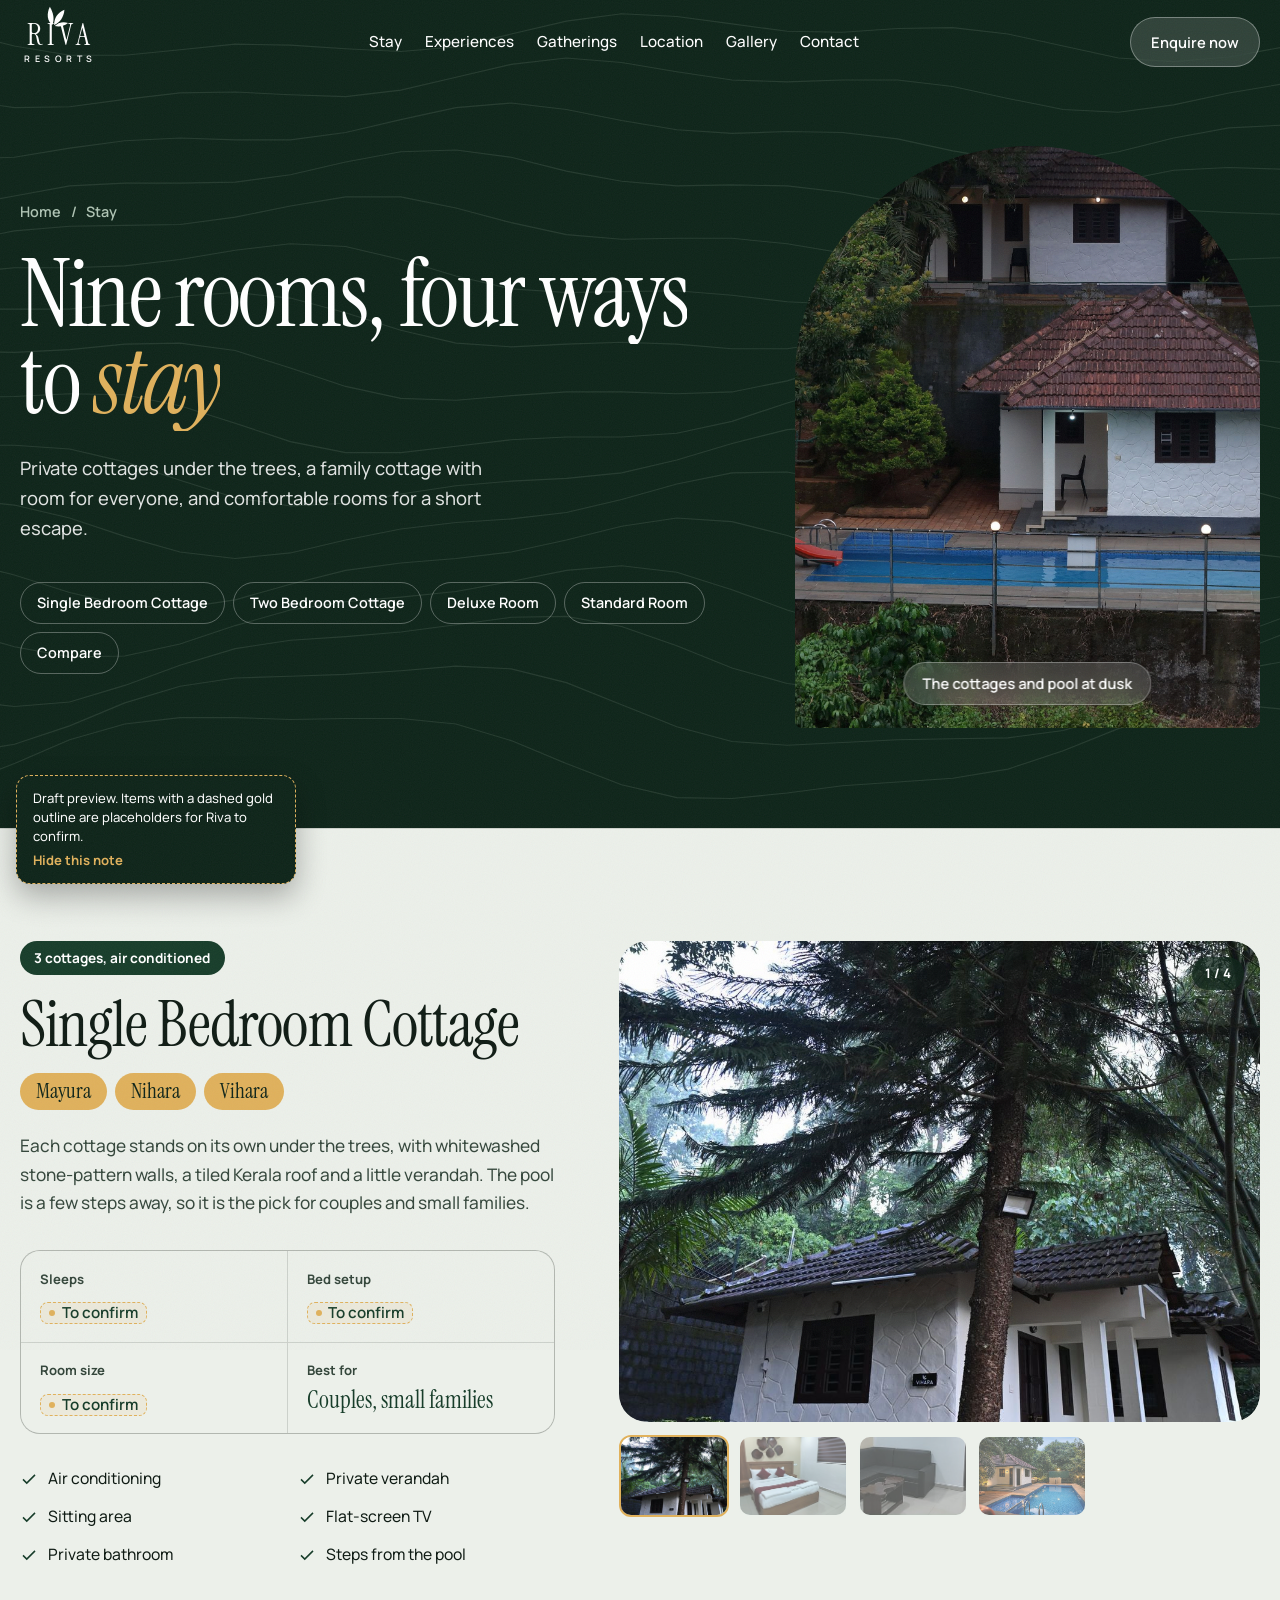
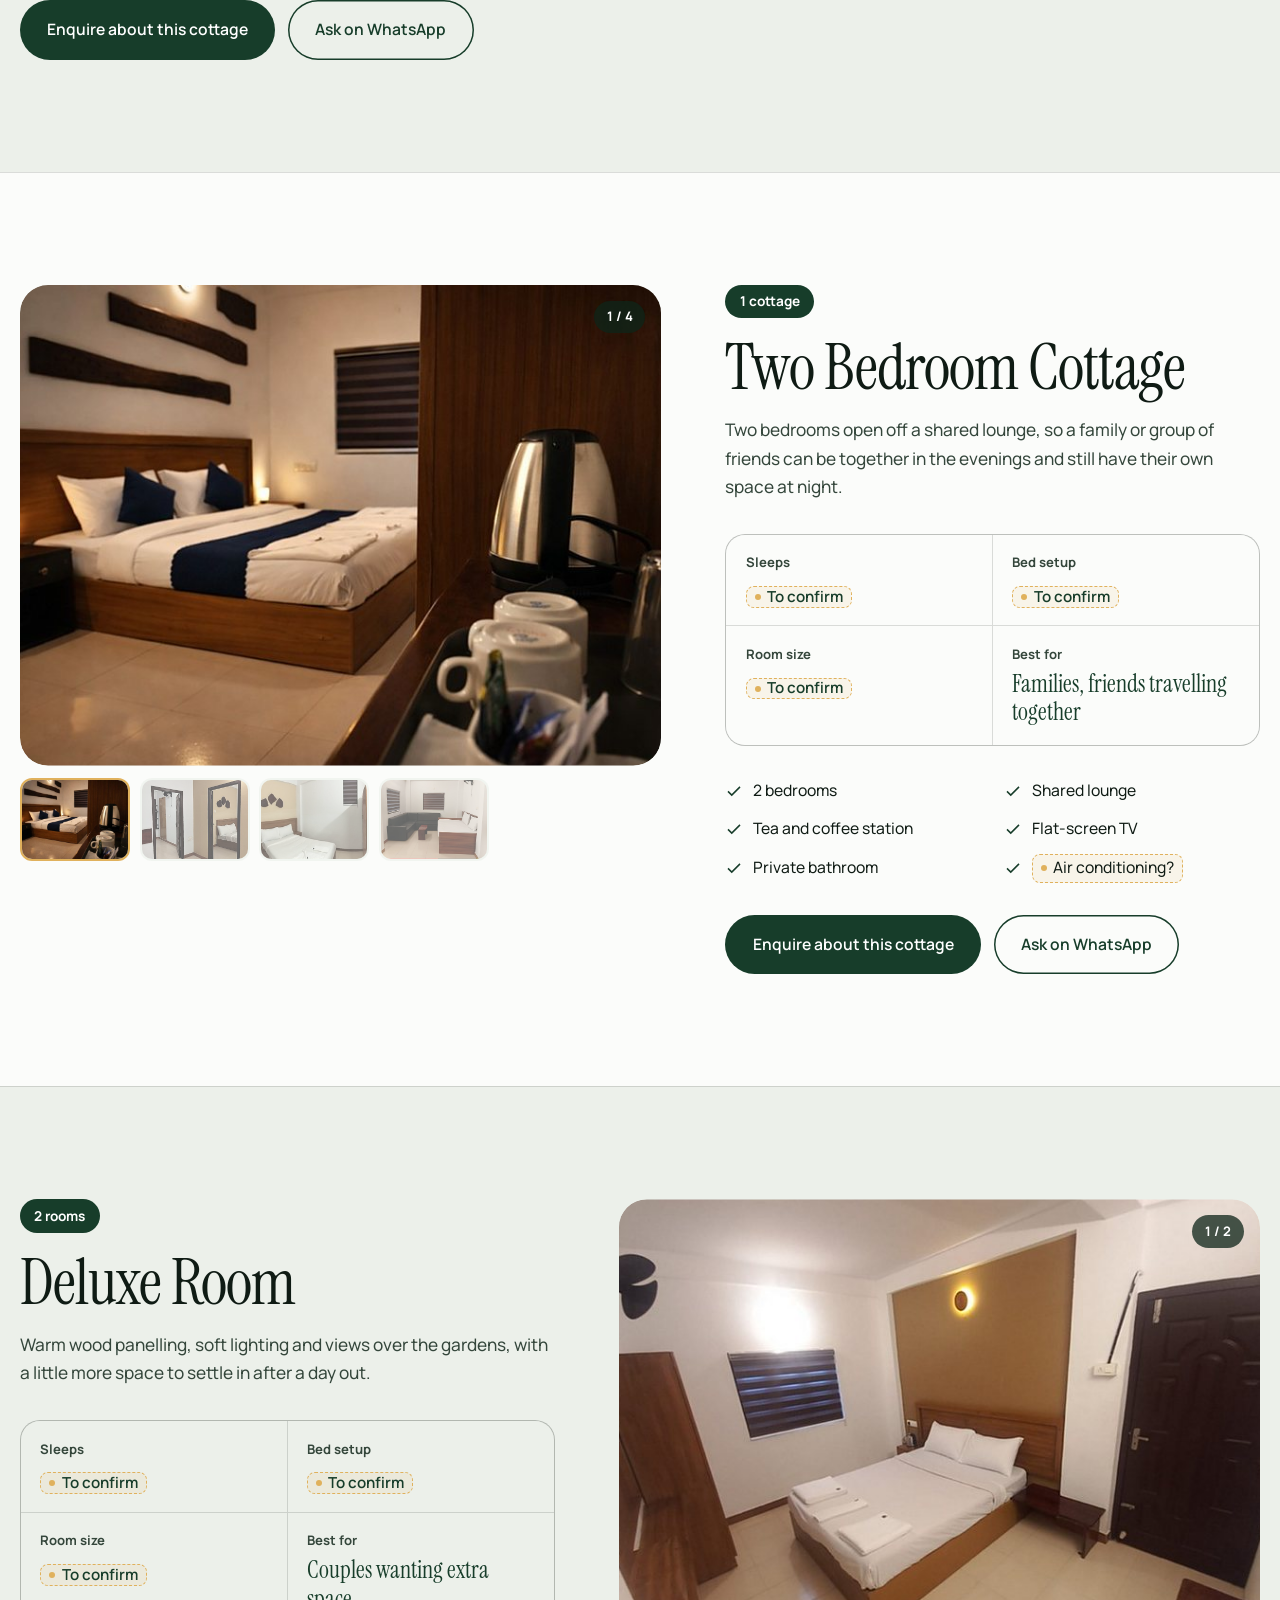
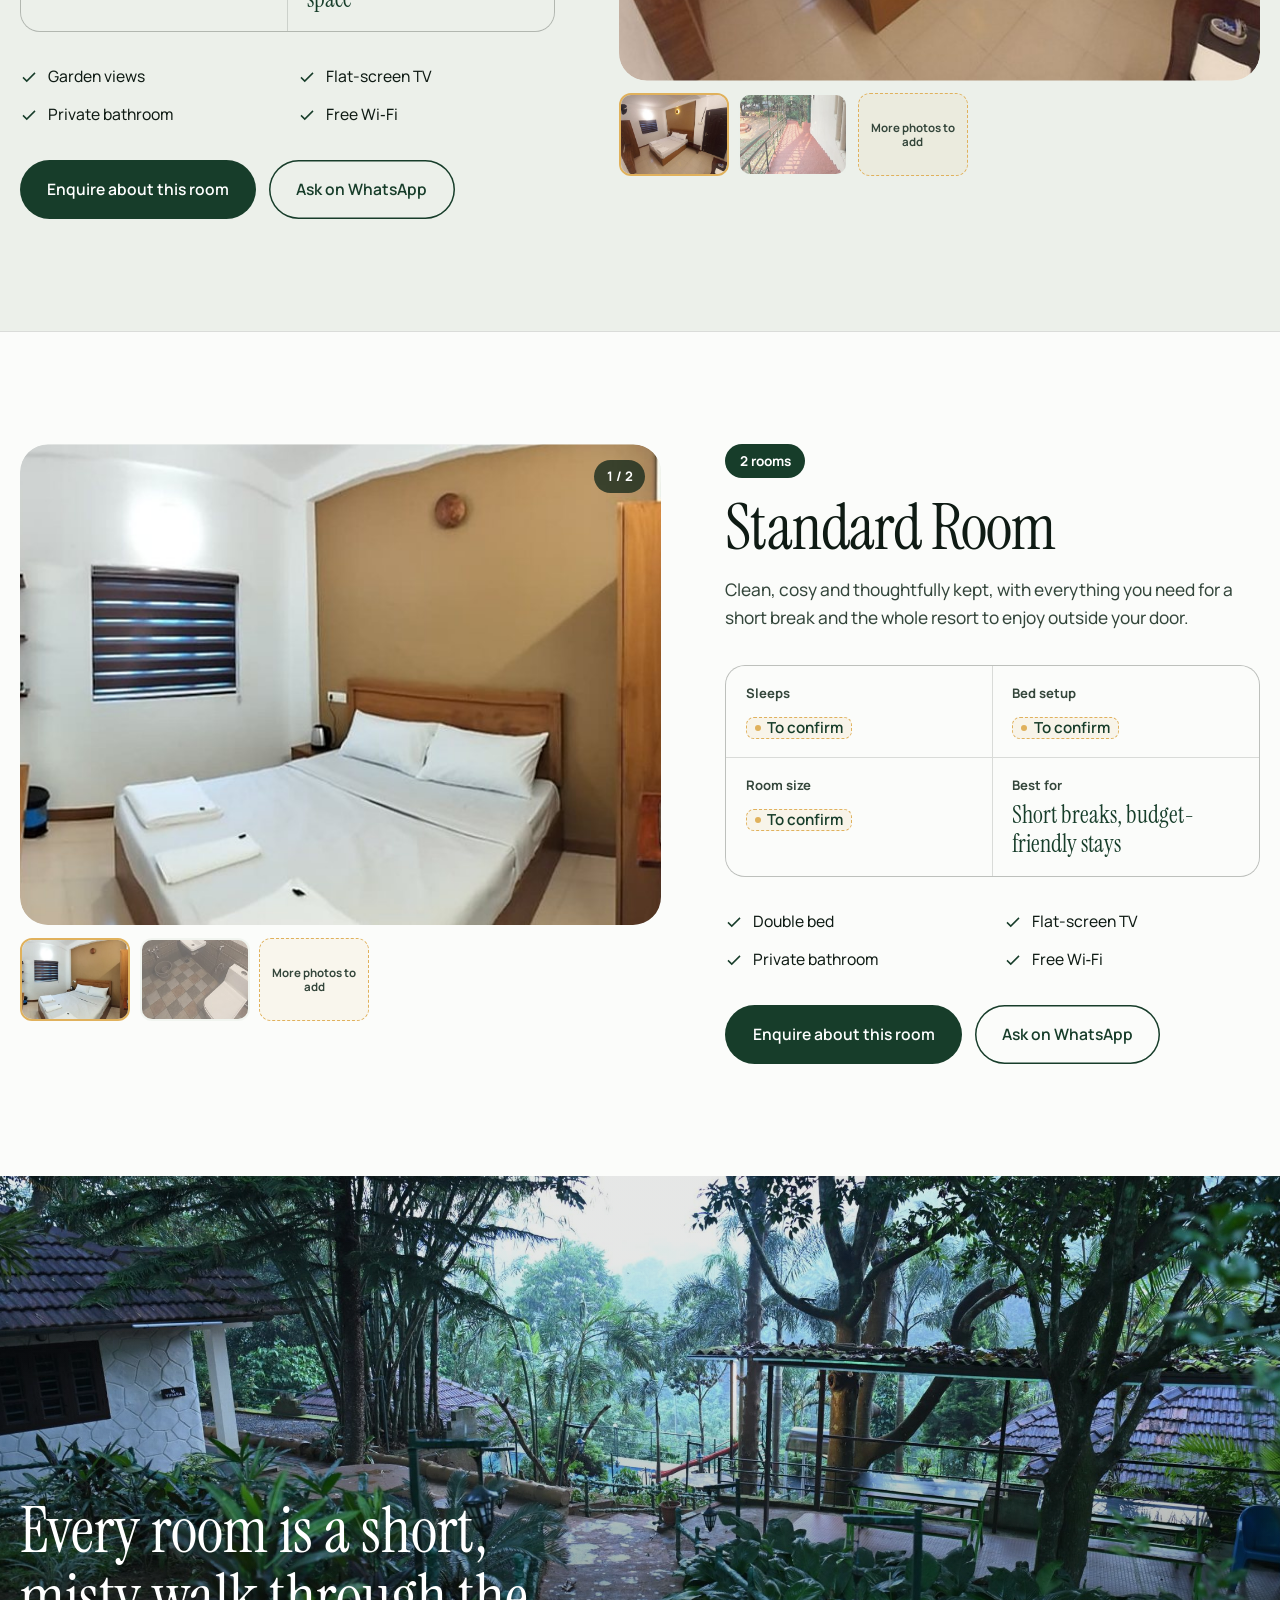
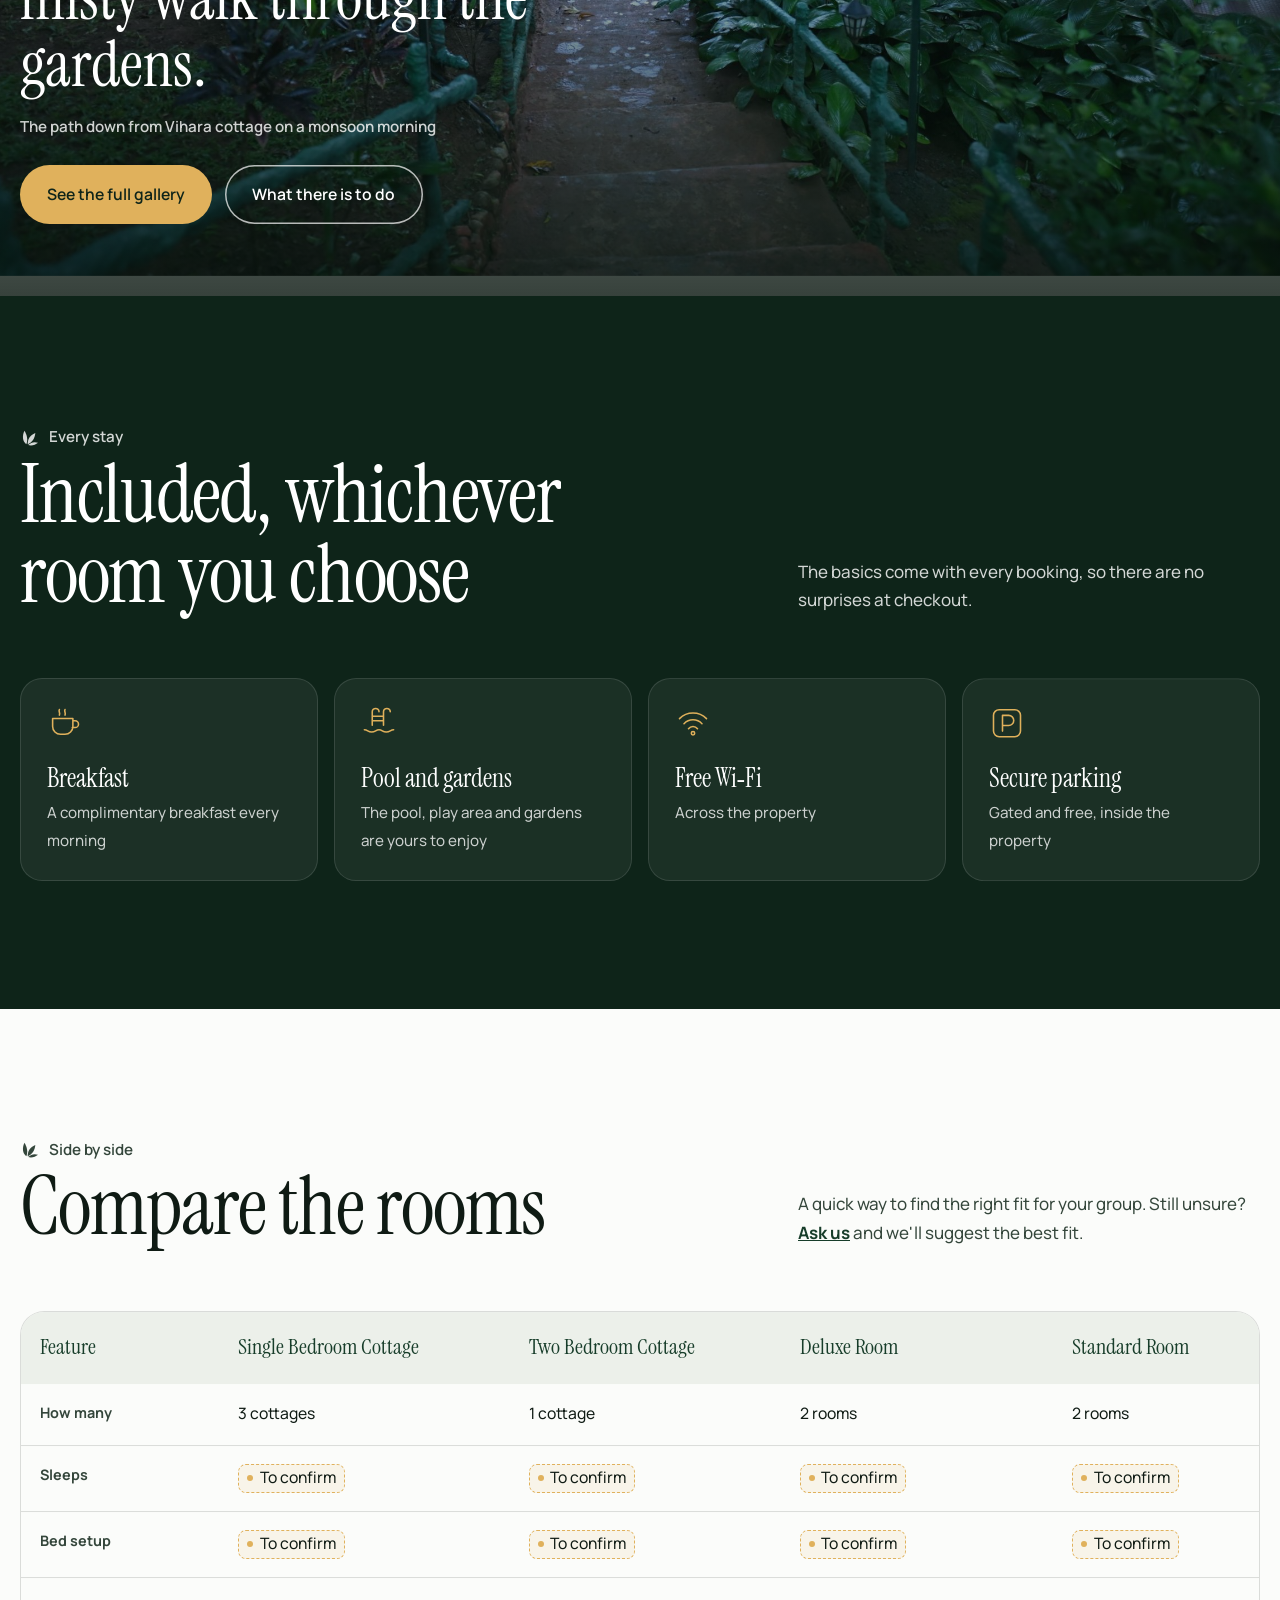
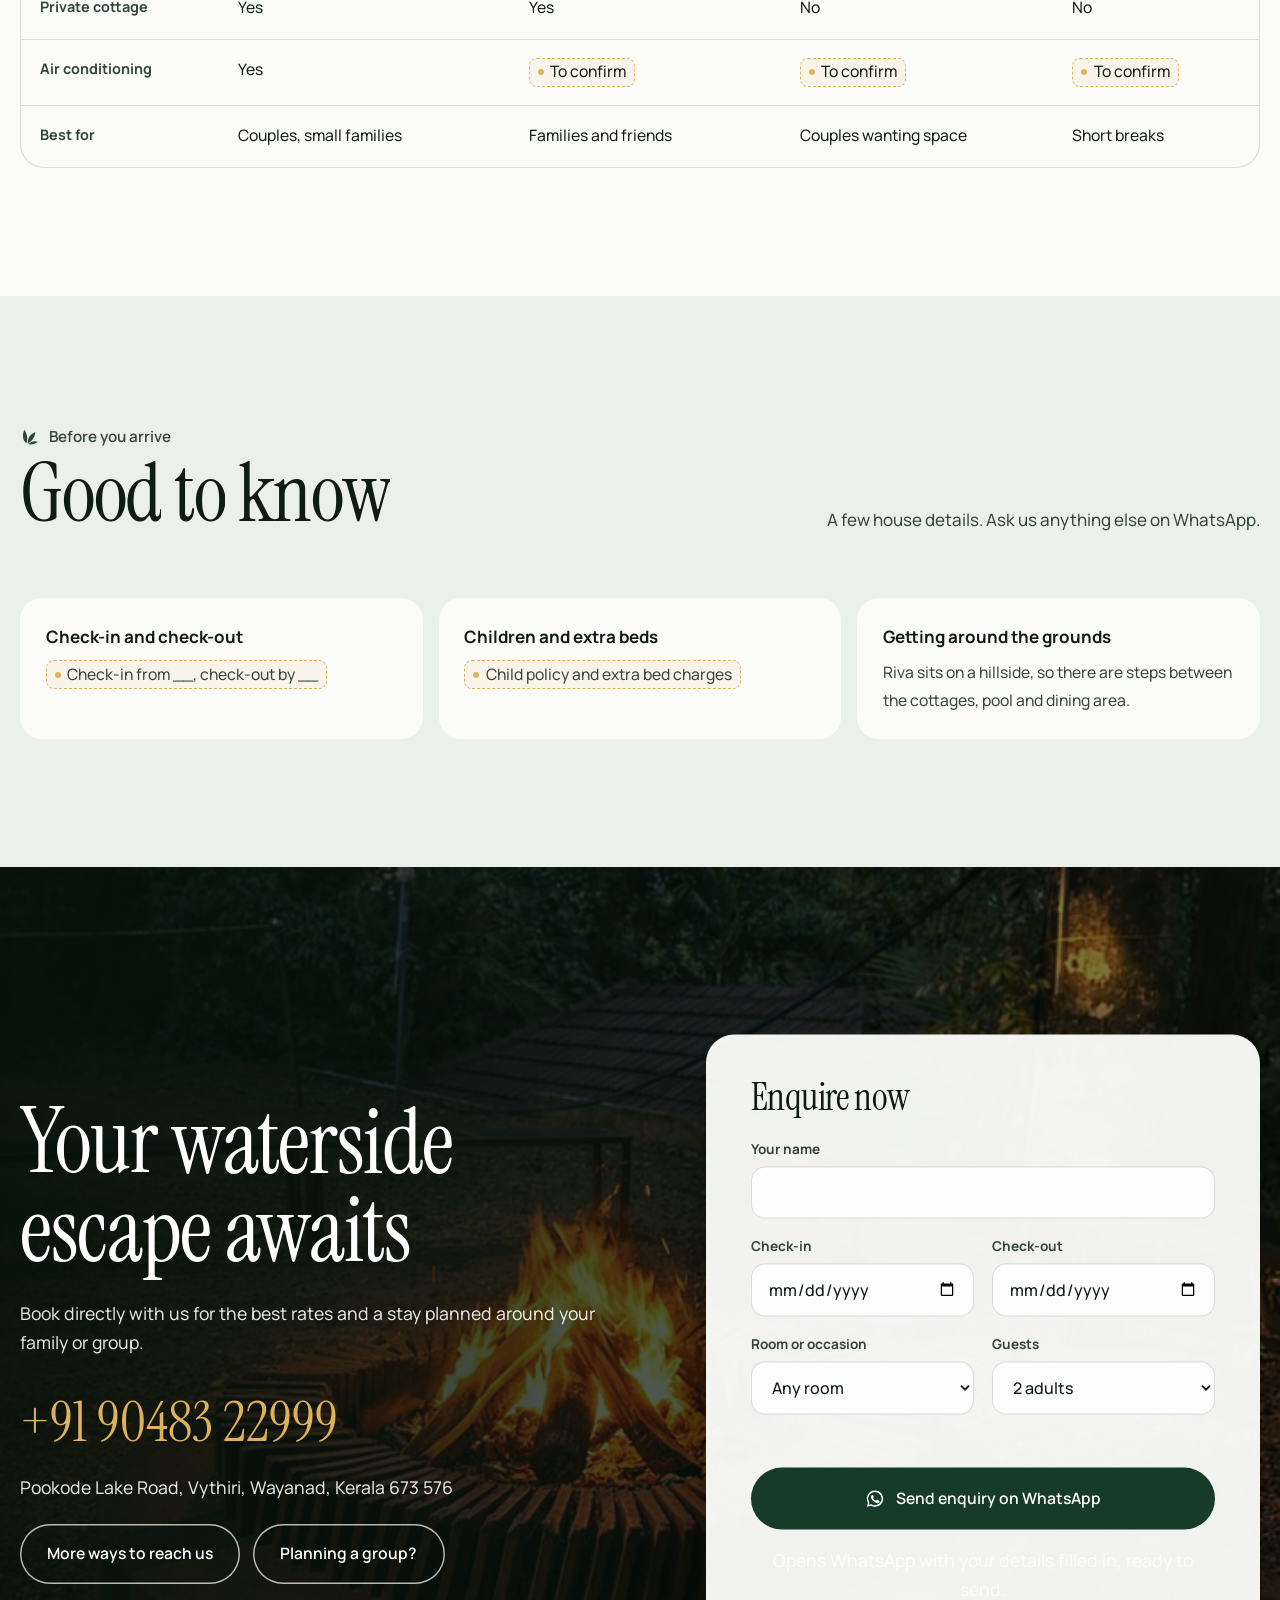
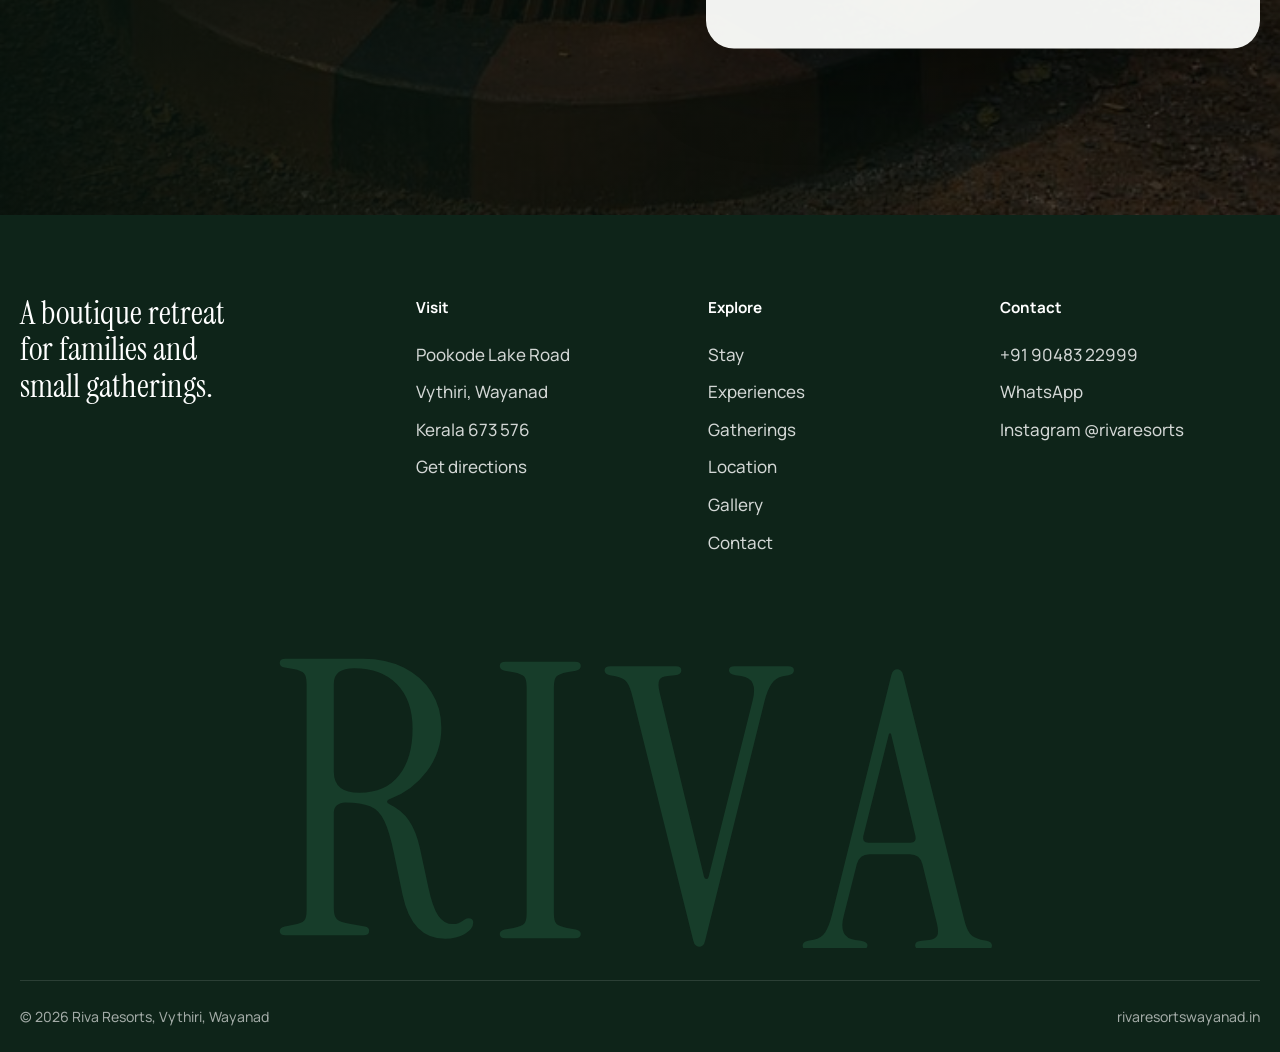
<file: stay.html>
<!DOCTYPE html>
<html lang="en">
<head>
<meta charset="utf-8">
<meta name="viewport" content="width=device-width, initial-scale=1, viewport-fit=cover">
<title>Stay | Private cottages and rooms at Riva Resorts, Vythiri, Wayanad</title>
<meta name="description" content="Choose from three private single bedroom cottages, a two bedroom family cottage, deluxe rooms and standard rooms at Riva Resorts, 1 km from Pookode Lake in Wayanad.">
<meta property="og:title" content="Stay at Riva Resorts Wayanad">
<link rel="icon" type="image/svg+xml" href="assets/favicon.svg">
<link rel="apple-touch-icon" href="assets/apple-touch-icon.png">
<link rel="canonical" href="https://rivaresortswayanad.in/stay.html">
<meta property="og:type" content="website">
<meta property="og:url" content="https://rivaresortswayanad.in/stay.html">
<meta property="og:site_name" content="Riva Resorts Wayanad">
<meta property="og:image" content="https://rivaresortswayanad.in/assets/images/a-cottage-dusk.jpg">
<meta name="twitter:card" content="summary_large_image">
<meta property="og:description" content="Choose from three private single bedroom cottages, a two bedroom family cottage, deluxe rooms and standard rooms at Riva Resorts, 1 km from Pookode Lake in Wayanad.">
<meta name="theme-color" content="#0E2419">
<script>document.documentElement.classList.add('js');</script>
<link rel="stylesheet" href="assets/css/site.css">
</head>
<body data-page="stay">
<div class="grain" aria-hidden="true"></div>
<div class="cursor" aria-hidden="true"><span>View</span></div>
<svg width="0" height="0" style="position:absolute" aria-hidden="true">
  <symbol id="sprig" viewBox="0 0 40 40">
    <path d="M14 36C6 30 4 18 10 6c6 10 8 21 4 30z"/>
    <path d="M17 36c0-11 5-20 17-25-1 12-7 21-17 25z"/>
    <path d="M18 38c6-6 14-8 22-5-6 5-14 7-22 5z"/>
  </symbol>
  <symbol id="wa" viewBox="0 0 32 32"><path d="M16 3a13 13 0 0 0-11.2 19.6L3 29l6.6-1.7A13 13 0 1 0 16 3zm0 23.7c-2 0-4-.5-5.7-1.6l-.4-.2-3.9 1 1-3.8-.3-.4A10.7 10.7 0 1 1 16 26.7zm5.9-8c-.3-.2-1.9-.9-2.2-1-.3-.1-.5-.2-.7.2l-1 1.2c-.2.2-.4.2-.7.1a8.8 8.8 0 0 1-4.4-3.8c-.3-.6.3-.5 1-1.7.1-.2 0-.4 0-.5l-1-2.4c-.3-.6-.5-.5-.7-.5h-.6c-.2 0-.6.1-.9.4-.3.3-1.2 1.2-1.2 2.9s1.2 3.3 1.4 3.6c.2.2 2.4 3.7 5.9 5.2 2.2.9 3 1 4.1.8.7-.1 1.9-.8 2.2-1.5.3-.8.3-1.4.2-1.5-.1-.2-.3-.2-.6-.4z"/></symbol>
  <symbol id="arrow" viewBox="0 0 24 24"><path d="M5 12h14M13 6l6 6-6 6" fill="none" stroke="currentColor" stroke-width="1.6" stroke-linecap="round" stroke-linejoin="round"/></symbol>
  <symbol id="arrow-l" viewBox="0 0 24 24"><path d="M19 12H5M11 6l-6 6 6 6" fill="none" stroke="currentColor" stroke-width="1.6" stroke-linecap="round" stroke-linejoin="round"/></symbol>
  <symbol id="ig" viewBox="0 0 24 24"><rect x="3" y="3" width="18" height="18" rx="5" fill="none" stroke="currentColor" stroke-width="1.6"/><circle cx="12" cy="12" r="4" fill="none" stroke="currentColor" stroke-width="1.6"/><circle cx="17.5" cy="6.5" r="1.1" fill="currentColor"/></symbol>
</svg>

<header class="header">
  <div class="wrap bar">
    <a class="brand" href="index.html" aria-label="Riva Resorts, home">
      <span class="word">R<span class="i">I<svg class="sprig" aria-hidden="true"><use href="#sprig"/></svg></span>VA</span>
      <small>RESORTS</small>
    </a>
    <nav class="nav" aria-label="Main">
      <a href="stay.html" aria-current="page"><span>Stay</span><span aria-hidden="true">Stay</span></a>
      <a href="experiences.html"><span>Experiences</span><span aria-hidden="true">Experiences</span></a>
      <a href="gatherings.html"><span>Gatherings</span><span aria-hidden="true">Gatherings</span></a>
      <a href="location.html"><span>Location</span><span aria-hidden="true">Location</span></a>
      <a href="gallery.html"><span>Gallery</span><span aria-hidden="true">Gallery</span></a>
      <a href="contact.html"><span>Contact</span><span aria-hidden="true">Contact</span></a>
    </nav>
    <div class="head-cta">
      <a class="btn btn-forest magnetic" href="#enquire">Enquire now</a>
      <button class="menu-btn" type="button" aria-label="Open menu" aria-expanded="false" aria-controls="mobile-menu"><i></i><i></i></button>
    </div>
  </div>
</header>
<nav class="mobile-menu" id="mobile-menu" aria-label="Mobile">
  <a href="stay.html">Stay</a>
  <a href="experiences.html">Experiences</a>
  <a href="gatherings.html">Gatherings</a>
  <a href="location.html">Location</a>
  <a href="gallery.html">Gallery</a>
  <a href="contact.html">Contact</a>
  <div class="mm-foot"><a href="tel:+919048322999" style="font-family:var(--sans);font-size:1.1rem">+91 90483 22999</a></div>
</nav>


<main id="top">
  <section class="page-hero" aria-labelledby="stay-h1">
    <svg class="contours" viewBox="0 0 1440 900" preserveAspectRatio="xMidYMid slice" aria-hidden="true"><path d="M-20,35 L40,50 L100,60 L160,60 L220,54 L280,48 L340,49 L400,53 L460,56 L520,51 L580,37 L640,23 L700,15 L760,18 L820,26 L880,34 L940,35 L1000,31 L1060,30 L1120,37 L1180,50 L1240,63 L1300,67 L1360,62 L1420,51 L1480,42"/><path d="M-20,108 L40,117 L100,116 L160,108 L220,101 L280,100 L340,103 L400,105 L460,98 L520,84 L580,70 L640,63 L700,68 L760,78 L820,87 L880,89 L940,87 L1000,87 L1060,94 L1120,107 L1180,119 L1240,122 L1300,114 L1360,101 L1420,91 L1480,88"/><path d="M-20,173 L40,171 L100,161 L160,153 L220,150 L280,152 L340,152 L400,144 L460,130 L520,117 L580,112 L640,119 L700,131 L760,141 L820,145 L880,143 L940,144 L1000,151 L1060,164 L1120,174 L1180,175 L1240,165 L1300,150 L1360,139 L1420,136 L1480,137"/><path d="M-20,224 L40,213 L100,202 L160,199 L220,199 L280,198 L340,190 L400,176 L460,165 L520,163 L580,171 L640,186 L700,197 L760,202 L820,201 L880,202 L940,209 L1000,220 L1060,228 L1120,226 L1180,214 L1240,197 L1300,185 L1360,182 L1420,184 L1480,185"/><path d="M-20,263 L40,251 L100,246 L160,245 L220,244 L280,236 L340,224 L400,214 L460,214 L520,226 L580,242 L640,255 L700,260 L760,259 L820,259 L880,265 L940,275 L1000,280 L1060,276 L1120,261 L1180,243 L1240,231 L1300,228 L1360,231 L1420,233 L1480,229"/><path d="M-20,297 L40,291 L100,291 L160,289 L220,282 L280,272 L340,265 L400,268 L460,282 L520,300 L580,314 L640,318 L700,317 L760,316 L820,321 L880,328 L940,331 L1000,323 L1060,307 L1120,288 L1180,276 L1240,274 L1300,278 L1360,282 L1420,280 L1480,277"/><path d="M-20,336 L40,336 L100,336 L160,330 L220,322 L280,318 L340,324 L400,340 L460,359 L520,373 L580,377 L640,374 L700,372 L760,374 L820,379 L880,379 L940,370 L1000,351 L1060,333 L1120,321 L1180,321 L1240,327 L1300,333 L1360,334 L1420,332 L1480,335"/><path d="M-20,382 L40,383 L100,380 L160,374 L220,373 L280,381 L340,400 L400,420 L460,433 L520,435 L580,430 L640,426 L700,426 L760,428 L820,426 L880,414 L940,395 L1000,377 L1060,367 L1120,369 L1180,378 L1240,386 L1300,389 L1360,389 L1420,394 L1480,407"/><path d="M-20,432 L40,431 L100,428 L160,429 L220,441 L280,460 L340,480 L400,492 L460,492 L520,485 L580,478 L640,475 L700,475 L760,471 L820,458 L880,438 L940,421 L1000,414 L1060,419 L1120,431 L1180,441 L1240,446 L1300,448 L1360,454 L1420,467 L1480,484"/><path d="M-20,484 L40,484 L100,488 L160,502 L220,522 L280,541 L340,550 L400,547 L460,537 L520,528 L580,523 L640,520 L700,514 L760,500 L820,482 L880,467 L940,463 L1000,471 L1060,486 L1120,498 L1180,505 L1240,509 L1300,515 L1360,527 L1420,543 L1480,553"/><path d="M-20,543 L40,549 L100,563 L160,583 L220,600 L280,607 L340,601 L400,587 L460,575 L520,568 L580,564 L640,557 L700,543 L760,526 L820,514 L880,513 L940,525 L1000,543 L1060,558 L1120,566 L1180,570 L1240,575 L1300,586 L1360,599 L1420,606 L1480,601"/><path d="M-20,610 L40,625 L100,644 L160,658 L220,661 L280,652 L340,635 L400,620 L460,612 L520,607 L580,600 L640,587 L700,572 L760,563 L820,567 L880,582 L940,602 L1000,618 L1060,627 L1120,630 L1180,635 L1240,644 L1300,654 L1360,657 L1420,648 L1480,628"/><path d="M-20,686 L40,703 L100,714 L160,713 L220,700 L280,680 L340,663 L400,654 L460,649 L520,643 L580,632 L640,620 L700,615 L760,622 L820,641 L880,663 L940,681 L1000,689 L1060,691 L1120,693 L1180,700 L1240,706 L1300,705 L1360,693 L1420,671 L1480,648"/><path d="M-20,761 L40,768 L100,763 L160,745 L220,723 L280,705 L340,696 L400,692 L460,687 L520,679 L580,671 L640,670 L700,681 L760,702 L820,726 L880,743 L940,750 L1000,750 L1060,750 L1120,753 L1180,755 L1240,751 L1300,735 L1360,712 L1420,689 L1480,675"/><path d="M-20,819 L40,809 L100,789 L160,764 L220,746 L280,737 L340,735 L400,733 L460,729 L520,724 L580,727 L640,742 L700,766 L760,790 L820,806 L880,810 L940,807 L1000,804 L1060,803 L1120,802 L1180,794 L1240,776 L1300,752 L1360,730 L1420,719 L1480,721"/><path d="M-20,853 L40,830 L100,804 L160,787 L220,780 L280,780 L340,782 L400,781 L460,781 L520,787 L580,805 L640,830 L700,853 L760,867 L820,868 L880,862 L940,854 L1000,850 L1060,846 L1120,836 L1180,816 L1240,792 L1300,772 L1360,765 L1420,771 L1480,783"/></svg>
    <div class="wrap ph-grid">
      <div>
        <p class="crumb"><a href="index.html">Home</a><span aria-hidden="true">/</span><span>Stay</span></p>
        <h1 id="stay-h1" class="split hero-title">Nine rooms, four ways to <em>stay</em></h1>
        <p class="sub fade-up">Private cottages under the trees, a family cottage with room for everyone, and comfortable rooms for a short escape.</p>
        <nav class="chips fade-up" aria-label="Room types">
          <a href="#single">Single Bedroom Cottage</a><a href="#two-bedroom">Two Bedroom Cottage</a><a href="#deluxe">Deluxe Room</a><a href="#standard">Standard Room</a><a href="#compare">Compare</a>
        </nav>
      </div>
      <div class="ph-photo fade-up"><img src="assets/images/a-cottage-dusk.jpg" alt="Aerial view of a Riva cottage and the pool at dusk, surrounded by forest" fetchpriority="high"><span class="tag">The cottages and pool at dusk</span></div>
    </div>
  </section>

  <section class="room" id="single" aria-labelledby="single-t">
    <div class="wrap room-grid">
      <div class="slider" data-slider tabindex="0" aria-label="Single Bedroom Cottage photos, use arrow keys to browse">
        <div class="slides"><img class="on" src="assets/images/p-vihara.jpg" alt="Vihara cottage with its tiled roof under a tall tree" loading="lazy" draggable="false"><img src="assets/images/single-bedroom.jpg" alt="Double bed with maroon cushions inside a single bedroom cottage" loading="lazy" draggable="false"><img src="assets/images/single-lounge.jpg" alt="Sitting area with a sofa inside a cottage" loading="lazy" draggable="false"><img src="assets/images/cottage-pool.jpg" alt="Single bedroom cottage beside the pool at dusk" loading="lazy" draggable="false"><span class="count">1 / 4</span>
          <button class="nav-b prev" type="button" aria-label="Previous photo"><svg><use href="#arrow-l"/></svg></button>
          <button class="nav-b next" type="button" aria-label="Next photo"><svg><use href="#arrow"/></svg></button>
        </div>
        <div class="thumbs"><button type="button" aria-label="Photo 1"><img src="assets/images/p-vihara.jpg" alt="" loading="lazy"></button><button type="button" aria-label="Photo 2"><img src="assets/images/single-bedroom.jpg" alt="" loading="lazy"></button><button type="button" aria-label="Photo 3"><img src="assets/images/single-lounge.jpg" alt="" loading="lazy"></button><button type="button" aria-label="Photo 4"><img src="assets/images/cottage-pool.jpg" alt="" loading="lazy"></button></div>
      </div>
      <div class="room-info">
        <span class="count-pill">3 cottages, air conditioned</span>
        <h2 id="single-t">Single Bedroom Cottage</h2>
        <ul class="names" aria-label="Cottage names"><li>Mayura</li><li>Nihara</li><li>Vihara</li></ul>
        <p>Each cottage stands on its own under the trees, with whitewashed stone-pattern walls, a tiled Kerala roof and a little verandah. The pool is a few steps away, so it is the pick for couples and small families.</p>
        <dl class="specs-grid"><div><dt>Sleeps</dt><dd><span class="tbc">To confirm</span></dd></div><div><dt>Bed setup</dt><dd><span class="tbc">To confirm</span></dd></div><div><dt>Room size</dt><dd><span class="tbc">To confirm</span></dd></div><div><dt>Best for</dt><dd>Couples, small families</dd></div></dl>
        <ul class="feat"><li><svg viewBox="0 0 24 24"><path d="M4 12.5l5 5L20 6.5"/></svg>Air conditioning</li><li><svg viewBox="0 0 24 24"><path d="M4 12.5l5 5L20 6.5"/></svg>Private verandah</li><li><svg viewBox="0 0 24 24"><path d="M4 12.5l5 5L20 6.5"/></svg>Sitting area</li><li><svg viewBox="0 0 24 24"><path d="M4 12.5l5 5L20 6.5"/></svg>Flat-screen TV</li><li><svg viewBox="0 0 24 24"><path d="M4 12.5l5 5L20 6.5"/></svg>Private bathroom</li><li><svg viewBox="0 0 24 24"><path d="M4 12.5l5 5L20 6.5"/></svg>Steps from the pool</li></ul>
        <div class="btn-row"><a class="btn btn-forest magnetic" href="#enquire" data-room="Single Bedroom Cottage">Enquire about this cottage</a><a class="btn btn-dark-line" href="https://wa.me/919048322999?text=Hi%20Riva%20Resorts,%20I%20have%20a%20question%20about%20the%20Single%20Bedroom%20Cottage" target="_blank" rel="noopener">Ask on WhatsApp</a></div>
      </div>
    </div>
  </section>
  <section class="room" id="two-bedroom" aria-labelledby="two-bedroom-t">
    <div class="wrap room-grid">
      <div class="slider" data-slider tabindex="0" aria-label="Two Bedroom Cottage photos, use arrow keys to browse">
        <div class="slides"><img class="on" src="assets/images/twobed-bedroom.jpg" alt="Bedroom with a double bed and a tea station" loading="lazy" draggable="false"><img src="assets/images/lounge-2.jpg" alt="The lounge with doors to both bedrooms" loading="lazy" draggable="false"><img src="assets/images/twobed-bedroom-2.jpg" alt="The second bedroom" loading="lazy" draggable="false"><img src="assets/images/twobed-lounge.jpg" alt="Lounge with a sofa and day bed" loading="lazy" draggable="false"><span class="count">1 / 4</span>
          <button class="nav-b prev" type="button" aria-label="Previous photo"><svg><use href="#arrow-l"/></svg></button>
          <button class="nav-b next" type="button" aria-label="Next photo"><svg><use href="#arrow"/></svg></button>
        </div>
        <div class="thumbs"><button type="button" aria-label="Photo 1"><img src="assets/images/twobed-bedroom.jpg" alt="" loading="lazy"></button><button type="button" aria-label="Photo 2"><img src="assets/images/lounge-2.jpg" alt="" loading="lazy"></button><button type="button" aria-label="Photo 3"><img src="assets/images/twobed-bedroom-2.jpg" alt="" loading="lazy"></button><button type="button" aria-label="Photo 4"><img src="assets/images/twobed-lounge.jpg" alt="" loading="lazy"></button></div>
      </div>
      <div class="room-info">
        <span class="count-pill">1 cottage</span>
        <h2 id="two-bedroom-t">Two Bedroom Cottage</h2>
        
        <p>Two bedrooms open off a shared lounge, so a family or group of friends can be together in the evenings and still have their own space at night.</p>
        <dl class="specs-grid"><div><dt>Sleeps</dt><dd><span class="tbc">To confirm</span></dd></div><div><dt>Bed setup</dt><dd><span class="tbc">To confirm</span></dd></div><div><dt>Room size</dt><dd><span class="tbc">To confirm</span></dd></div><div><dt>Best for</dt><dd>Families, friends travelling together</dd></div></dl>
        <ul class="feat"><li><svg viewBox="0 0 24 24"><path d="M4 12.5l5 5L20 6.5"/></svg>2 bedrooms</li><li><svg viewBox="0 0 24 24"><path d="M4 12.5l5 5L20 6.5"/></svg>Shared lounge</li><li><svg viewBox="0 0 24 24"><path d="M4 12.5l5 5L20 6.5"/></svg>Tea and coffee station</li><li><svg viewBox="0 0 24 24"><path d="M4 12.5l5 5L20 6.5"/></svg>Flat-screen TV</li><li><svg viewBox="0 0 24 24"><path d="M4 12.5l5 5L20 6.5"/></svg>Private bathroom</li><li><svg viewBox="0 0 24 24"><path d="M4 12.5l5 5L20 6.5"/></svg><span class="tbc">Air conditioning?</span></li></ul>
        <div class="btn-row"><a class="btn btn-forest magnetic" href="#enquire" data-room="Two Bedroom Cottage">Enquire about this cottage</a><a class="btn btn-dark-line" href="https://wa.me/919048322999?text=Hi%20Riva%20Resorts,%20I%20have%20a%20question%20about%20the%20Two%20Bedroom%20Cottage" target="_blank" rel="noopener">Ask on WhatsApp</a></div>
      </div>
    </div>
  </section>
  <section class="room" id="deluxe" aria-labelledby="deluxe-t">
    <div class="wrap room-grid">
      <div class="slider" data-slider tabindex="0" aria-label="Deluxe Room photos, use arrow keys to browse">
        <div class="slides"><img class="on" src="assets/images/deluxe-room.jpg" alt="Deluxe room with a wood-panelled wall and double bed" loading="lazy" draggable="false"><img src="assets/images/deluxe-view.jpg" alt="The garden walkway outside the deluxe rooms" loading="lazy" draggable="false"><span class="count">1 / 2</span>
          <button class="nav-b prev" type="button" aria-label="Previous photo"><svg><use href="#arrow-l"/></svg></button>
          <button class="nav-b next" type="button" aria-label="Next photo"><svg><use href="#arrow"/></svg></button>
        </div>
        <div class="thumbs"><button type="button" aria-label="Photo 1"><img src="assets/images/deluxe-room.jpg" alt="" loading="lazy"></button><button type="button" aria-label="Photo 2"><img src="assets/images/deluxe-view.jpg" alt="" loading="lazy"></button><span class="add">More photos to add</span></div>
      </div>
      <div class="room-info">
        <span class="count-pill">2 rooms</span>
        <h2 id="deluxe-t">Deluxe Room</h2>
        
        <p>Warm wood panelling, soft lighting and views over the gardens, with a little more space to settle in after a day out.</p>
        <dl class="specs-grid"><div><dt>Sleeps</dt><dd><span class="tbc">To confirm</span></dd></div><div><dt>Bed setup</dt><dd><span class="tbc">To confirm</span></dd></div><div><dt>Room size</dt><dd><span class="tbc">To confirm</span></dd></div><div><dt>Best for</dt><dd>Couples wanting extra space</dd></div></dl>
        <ul class="feat"><li><svg viewBox="0 0 24 24"><path d="M4 12.5l5 5L20 6.5"/></svg>Garden views</li><li><svg viewBox="0 0 24 24"><path d="M4 12.5l5 5L20 6.5"/></svg>Flat-screen TV</li><li><svg viewBox="0 0 24 24"><path d="M4 12.5l5 5L20 6.5"/></svg>Private bathroom</li><li><svg viewBox="0 0 24 24"><path d="M4 12.5l5 5L20 6.5"/></svg>Free Wi‑Fi</li></ul>
        <div class="btn-row"><a class="btn btn-forest magnetic" href="#enquire" data-room="Deluxe Room">Enquire about this room</a><a class="btn btn-dark-line" href="https://wa.me/919048322999?text=Hi%20Riva%20Resorts,%20I%20have%20a%20question%20about%20the%20Deluxe%20Room" target="_blank" rel="noopener">Ask on WhatsApp</a></div>
      </div>
    </div>
  </section>
  <section class="room" id="standard" aria-labelledby="standard-t">
    <div class="wrap room-grid">
      <div class="slider" data-slider tabindex="0" aria-label="Standard Room photos, use arrow keys to browse">
        <div class="slides"><img class="on" src="assets/images/standard-room.jpg" alt="Standard room with a double bed and fresh towels" loading="lazy" draggable="false"><img src="assets/images/standard-bath.jpg" alt="The bathroom in a standard room" loading="lazy" draggable="false"><span class="count">1 / 2</span>
          <button class="nav-b prev" type="button" aria-label="Previous photo"><svg><use href="#arrow-l"/></svg></button>
          <button class="nav-b next" type="button" aria-label="Next photo"><svg><use href="#arrow"/></svg></button>
        </div>
        <div class="thumbs"><button type="button" aria-label="Photo 1"><img src="assets/images/standard-room.jpg" alt="" loading="lazy"></button><button type="button" aria-label="Photo 2"><img src="assets/images/standard-bath.jpg" alt="" loading="lazy"></button><span class="add">More photos to add</span></div>
      </div>
      <div class="room-info">
        <span class="count-pill">2 rooms</span>
        <h2 id="standard-t">Standard Room</h2>
        
        <p>Clean, cosy and thoughtfully kept, with everything you need for a short break and the whole resort to enjoy outside your door.</p>
        <dl class="specs-grid"><div><dt>Sleeps</dt><dd><span class="tbc">To confirm</span></dd></div><div><dt>Bed setup</dt><dd><span class="tbc">To confirm</span></dd></div><div><dt>Room size</dt><dd><span class="tbc">To confirm</span></dd></div><div><dt>Best for</dt><dd>Short breaks, budget-friendly stays</dd></div></dl>
        <ul class="feat"><li><svg viewBox="0 0 24 24"><path d="M4 12.5l5 5L20 6.5"/></svg>Double bed</li><li><svg viewBox="0 0 24 24"><path d="M4 12.5l5 5L20 6.5"/></svg>Flat-screen TV</li><li><svg viewBox="0 0 24 24"><path d="M4 12.5l5 5L20 6.5"/></svg>Private bathroom</li><li><svg viewBox="0 0 24 24"><path d="M4 12.5l5 5L20 6.5"/></svg>Free Wi‑Fi</li></ul>
        <div class="btn-row"><a class="btn btn-forest magnetic" href="#enquire" data-room="Standard Room">Enquire about this room</a><a class="btn btn-dark-line" href="https://wa.me/919048322999?text=Hi%20Riva%20Resorts,%20I%20have%20a%20question%20about%20the%20Standard%20Room" target="_blank" rel="noopener">Ask on WhatsApp</a></div>
      </div>
    </div>
  </section>

  <section class="band" aria-label="The gardens">
    <img src="assets/images/p-path-mist.jpg" alt="A misty garden path leading down past Vihara cottage toward the dining area" loading="lazy">
    <div class="wrap"><p>Every room is a short, misty walk through the gardens.</p><small>The path down from Vihara cottage on a monsoon morning</small><div class="btn-row" style="margin-top:1.6rem"><a class="btn btn-lamp" href="gallery.html">See the full gallery</a><a class="btn btn-line" href="experiences.html">What there is to do</a></div></div>
  </section>

  <section class="section dark" id="included" aria-labelledby="inc-title">
    <div class="wrap">
      <div class="sec-head">
        <div><p class="kicker"><svg aria-hidden="true"><use href="#sprig"/></svg>Every stay</p><h2 id="inc-title" class="split">Included, whichever room you choose</h2></div>
        <p>The basics come with every booking, so there are no surprises at checkout.</p>
      </div>
      <ul class="included">
        <li><svg viewBox="0 0 32 32"><path d="M5 12h18v7a7 7 0 0 1-7 7h-4a7 7 0 0 1-7-7zM23 14h2a3 3 0 0 1 0 6h-2.5M11 4c-1 2 1 3 0 5M16 4c-1 2 1 3 0 5"/></svg><b>Breakfast</b><span>A complimentary breakfast every morning</span></li>
        <li><svg viewBox="0 0 32 32"><path d="M3 22c3 0 3 2 6.5 2s3.5-2 6.5-2 3 2 6.5 2 3.5-2 6.5-2M10 18V6a3 3 0 0 1 6 0M20 18V6a3 3 0 0 1 6 0M10 10h10M10 14h10"/></svg><b>Pool and gardens</b><span>The pool, play area and gardens are yours to enjoy</span></li>
        <li><svg viewBox="0 0 32 32"><path d="M4 12a17 17 0 0 1 24 0M8 16.5a11 11 0 0 1 16 0M12 21a5 5 0 0 1 8 0"/><circle cx="16" cy="25" r="1.5"/></svg><b>Free Wi‑Fi</b><span>Across the property</span></li>
        <li><svg viewBox="0 0 32 32"><rect x="4" y="4" width="24" height="24" rx="5"/><path d="M12 23V9h5.5a4.5 4.5 0 0 1 0 9H12"/></svg><b>Secure parking</b><span>Gated and free, inside the property</span></li>
      </ul>
    </div>
  </section>

  <section class="section" id="compare" aria-labelledby="cmp-title">
    <div class="wrap">
      <div class="sec-head">
        <div><p class="kicker"><svg aria-hidden="true"><use href="#sprig"/></svg>Side by side</p><h2 id="cmp-title" class="split">Compare the rooms</h2></div>
        <p>A quick way to find the right fit for your group. Still unsure? <a href="contact.html">Ask us</a> and we'll suggest the best fit.</p>
      </div>
      <div class="table-wrap reveal">
        <table class="compare">
          <thead><tr><th scope="col"><span class="sr">Feature</span></th><th scope="col">Single Bedroom Cottage</th><th scope="col">Two Bedroom Cottage</th><th scope="col">Deluxe Room</th><th scope="col">Standard Room</th></tr></thead>
          <tbody>
            <tr><th scope="row">How many</th><td>3 cottages</td><td>1 cottage</td><td>2 rooms</td><td>2 rooms</td></tr>
            <tr><th scope="row">Sleeps</th><td><span class="tbc">To confirm</span></td><td><span class="tbc">To confirm</span></td><td><span class="tbc">To confirm</span></td><td><span class="tbc">To confirm</span></td></tr>
            <tr><th scope="row">Bed setup</th><td><span class="tbc">To confirm</span></td><td><span class="tbc">To confirm</span></td><td><span class="tbc">To confirm</span></td><td><span class="tbc">To confirm</span></td></tr>
            <tr><th scope="row">Private cottage</th><td>Yes</td><td>Yes</td><td>No</td><td>No</td></tr>
            <tr><th scope="row">Air conditioning</th><td>Yes</td><td><span class="tbc">To confirm</span></td><td><span class="tbc">To confirm</span></td><td><span class="tbc">To confirm</span></td></tr>
            <tr><th scope="row">Best for</th><td>Couples, small families</td><td>Families and friends</td><td>Couples wanting space</td><td>Short breaks</td></tr>
          </tbody>
        </table>
      </div>
    </div>
  </section>

  <section class="section mist" aria-labelledby="gtk-title">
    <div class="wrap">
      <div class="sec-head">
        <div><p class="kicker"><svg aria-hidden="true"><use href="#sprig"/></svg>Before you arrive</p><h2 id="gtk-title" class="split">Good to know</h2></div>
        <p>A few house details. Ask us anything else on WhatsApp.</p>
      </div>
      <div class="notes-grid">
        <div class="note-card reveal"><b>Check-in and check-out</b><span class="tbc">Check-in from __, check-out by __</span></div>
        <div class="note-card reveal"><b>Children and extra beds</b><span class="tbc">Child policy and extra bed charges</span></div>
        <div class="note-card reveal"><b>Getting around the grounds</b><span>Riva sits on a hillside, so there are steps between the cottages, pool and dining area.</span></div>
      </div>
    </div>
  </section>

  <section class="book" id="enquire" aria-labelledby="book-title">
    <div class="book-bg"><img src="assets/images/campfire.jpg" alt="" loading="lazy"></div>
    <div class="wrap book-grid">
      <div>
        <h2 id="book-title" class="split">Your waterside escape awaits</h2>
        <p>Book directly with us for the best rates and a stay planned around your family or group.</p>
        <a class="phone" href="tel:+919048322999">+91 90483 22999</a>
        <p class="addr">Pookode Lake Road, Vythiri, Wayanad, Kerala 673 576</p>
        <div class="btn-row" style="margin-top:1.4rem"><a class="btn btn-line" href="contact.html">More ways to reach us</a><a class="btn btn-line" href="gatherings.html">Planning a group?</a></div>
      </div>
      <form class="form" data-wa novalidate>
        <h3>Enquire now</h3>
        <div class="field full"><label for="f-name">Your name</label><input id="f-name" name="name" autocomplete="name" data-label="Name"></div>
        <div class="field"><label for="f-in">Check-in</label><input id="f-in" name="checkin" type="date" data-in></div>
        <div class="field"><label for="f-out">Check-out</label><input id="f-out" name="checkout" type="date" data-out></div>
        <div class="field"><label for="f-room">Room or occasion</label>
          <select id="f-room" name="room"><option>Any room</option><option>Single Bedroom Cottage</option><option>Two Bedroom Cottage</option><option>Deluxe Room</option><option>Standard Room</option><option>A gathering or celebration</option></select></div>
        <div class="field"><label for="f-guests">Guests</label>
          <select id="f-guests" name="guests"><option>1 adult</option><option selected>2 adults</option><option>2 adults, 1 child</option><option>2 adults, 2 children</option><option>3 to 4 guests</option><option>5 to 10 guests</option><option>More than 10 guests</option></select></div>
        <p class="form-error" role="alert"></p>
        <button class="btn btn-forest" type="submit"><svg aria-hidden="true"><use href="#wa"/></svg>Send enquiry on WhatsApp</button>
        <p class="form-note">Opens WhatsApp with your details filled in, ready to send.</p>
      </form>
    </div>
  </section>

</main>

<footer>
  <div class="wrap">
    <div class="foot">
      <p class="lead">A boutique retreat for families and small gatherings.</p>
      <div><h4>Visit</h4><ul><li>Pookode Lake Road</li><li>Vythiri, Wayanad</li><li>Kerala 673 576</li><li><a href="https://www.google.com/maps/dir/?api=1&amp;destination=Riva+Resorts+Pookode+Lake+Road+Vythiri+Wayanad" target="_blank" rel="noopener">Get directions</a></li></ul></div>
      <div><h4>Explore</h4><ul><li><a href="stay.html">Stay</a></li><li><a href="experiences.html">Experiences</a></li><li><a href="gatherings.html">Gatherings</a></li><li><a href="location.html">Location</a></li><li><a href="gallery.html">Gallery</a></li><li><a href="contact.html">Contact</a></li></ul></div>
      <div><h4>Contact</h4><ul><li><a href="tel:+919048322999">+91 90483 22999</a></li><li><a href="https://wa.me/919048322999" target="_blank" rel="noopener">WhatsApp</a></li><li><a href="https://www.instagram.com/rivaresorts" target="_blank" rel="noopener">Instagram @rivaresorts</a></li></ul></div>
    </div>
    <div class="giant" aria-hidden="true"><span>R</span><span>I</span><span>V</span><span>A</span></div>
    <div class="legal"><span>© <span class="yr">2026</span> Riva Resorts, Vythiri, Wayanad</span><span>rivaresortswayanad.in</span></div>
  </div>
</footer>
<a class="wa-float" href="https://wa.me/919048322999?text=Hi%20Riva%20Resorts%2C%20I%27d%20like%20to%20check%20availability." target="_blank" rel="noopener" aria-label="Message Riva Resorts on WhatsApp"><svg aria-hidden="true"><use href="#wa"/></svg></a>
<div class="draft-note" role="note">Draft preview. Items with a dashed gold outline are placeholders for Riva to confirm.<br><button type="button" onclick="this.parentNode.remove()">Hide this note</button></div>

<script src="assets/js/gsap.min.js"></script>
<script src="assets/js/ScrollTrigger.min.js"></script>
<script src="assets/js/lenis.min.js"></script>
<script src="assets/js/site.js"></script>
</body>
</html>
</file>
<file: assets/css/site.css>
@font-face{font-family:"Instrument Serif";font-style:normal;font-weight:400;font-display:swap;src:url(../fonts/serif.woff2) format("woff2")}
@font-face{font-family:"Instrument Serif";font-style:italic;font-weight:400;font-display:swap;src:url(../fonts/serif-italic.woff2) format("woff2")}
@font-face{font-family:"Manrope";font-style:normal;font-weight:200 800;font-display:swap;src:url(../fonts/manrope.woff2) format("woff2")}

:root{
  --forest:#173D2A;
  --deep:#0E2419;
  --mist:#ECF0EA;
  --white:#FBFCFA;
  --ink:#0F1B14;
  --ink-2:#34463B;
  --sage:#AFC4B4;
  --lamp:#E0B15C;
  --line:rgba(15,27,20,.14);
  --serif:"Instrument Serif","Bodoni 72",Didot,Georgia,serif;
  --sans:"Manrope","Segoe UI",system-ui,-apple-system,sans-serif;
  --wrap:min(1320px,100% - 2.5rem);
  --ease:cubic-bezier(.22,1,.36,1);
  box-sizing:border-box;
  padding-top:env(safe-area-inset-top,0px);
  padding-bottom:env(safe-area-inset-bottom,0px);
}
*,*::before,*::after{box-sizing:inherit}
html{scroll-padding-top:calc(80px + env(safe-area-inset-top,0px))}
html.lenis,html.lenis body{height:auto}
.lenis.lenis-smooth{scroll-behavior:auto!important}
body{margin:0;background:var(--white);color:var(--ink);font-family:var(--sans);font-weight:450;font-size:1.0625rem;line-height:1.65;text-rendering:optimizeLegibility}
img{max-width:100%;display:block}
a{color:inherit}
button{font:inherit}
:focus-visible{outline:2px solid var(--lamp);outline-offset:3px}
.wrap{width:var(--wrap);margin-inline:auto}
h1,h2,h3{font-family:var(--serif);font-weight:400;line-height:.98;margin:0;letter-spacing:-.015em}
h2{font-size:clamp(2.8rem,6.4vw,6rem)}
h3{font-size:clamp(2rem,3.6vw,3.2rem)}
p{margin:0 0 1em;max-width:60ch}
.kicker{display:inline-flex;align-items:center;gap:.7rem;font-size:.95rem;font-weight:600;color:var(--forest);margin-bottom:1.4rem}
.kicker svg{width:18px;height:18px;fill:currentColor}

/* word mask reveal */
.w{display:inline-block;overflow:hidden;vertical-align:top;padding-bottom:.08em;margin-bottom:-.08em}
.wi{display:inline-block}
.js .split .wi{transform:translateY(110%)}

/* buttons */
.btn{position:relative;display:inline-flex;align-items:center;justify-content:center;gap:.7rem;font-weight:600;font-size:.98rem;padding:1.05rem 1.7rem;border-radius:999px;text-decoration:none;border:0;cursor:pointer;overflow:hidden;isolation:isolate;transition:color .5s var(--ease)}
.btn::before{content:"";position:absolute;inset:0;z-index:-1;border-radius:inherit;transform:translateY(101%);transition:transform .6s var(--ease)}
.btn:hover::before{transform:none}
.btn-lamp{background:var(--lamp);color:var(--deep)}
.btn-lamp::before{background:#fff}
.btn-forest{background:var(--forest);color:#fff}
.btn-forest::before{background:var(--deep)}
.btn-line{color:#fff;box-shadow:inset 0 0 0 1.5px rgba(255,255,255,.7)}
.btn-line::before{background:#fff}
.btn-line:hover{color:var(--deep)}
.btn-dark-line{color:var(--forest);box-shadow:inset 0 0 0 1.5px var(--forest)}
.btn-dark-line::before{background:var(--forest)}
.btn-dark-line:hover{color:#fff}
.btn svg{width:20px;height:20px;fill:currentColor}

/* grain */
.grain{position:fixed;inset:-50%;z-index:90;pointer-events:none;opacity:.05;background-image:url("data:image/svg+xml,%3Csvg xmlns='http://www.w3.org/2000/svg' width='180' height='180'%3E%3Cfilter id='n'%3E%3CfeTurbulence type='fractalNoise' baseFrequency='.9' numOctaves='2' stitchTiles='stitch'/%3E%3C/filter%3E%3Crect width='100%25' height='100%25' filter='url(%23n)'/%3E%3C/svg%3E");animation:grain 1s steps(4) infinite}
@keyframes grain{25%{transform:translate(-3%,2%)}50%{transform:translate(2%,-3%)}75%{transform:translate(-1%,3%)}}

/* ---------- Preloader ---------- */
.loader{position:fixed;inset:0;z-index:100;background:var(--deep);color:#fff;display:none;place-items:center}
.js .loader{display:grid}
.loader .mark{display:flex;flex-direction:column;align-items:center}
.loader .letters{font-family:var(--serif);font-size:clamp(4rem,12vw,9rem);letter-spacing:.14em;padding-left:.14em;line-height:1;display:flex;overflow:hidden}
.loader .letters span{display:inline-block;transform:translateY(105%)}
.loader .lsprig{width:clamp(48px,7vw,80px);height:clamp(48px,7vw,80px);fill:var(--lamp);margin-bottom:.6rem}
.loader .lsprig path{transform-origin:50% 100%;transform:scale(0)}
.loader small{margin-top:1rem;font-family:var(--serif);font-size:1.1rem;letter-spacing:.5em;padding-left:.5em;opacity:0}

/* ---------- Brand ---------- */
.brand{display:inline-flex;flex-direction:column;align-items:center;text-decoration:none;color:inherit;line-height:1}
.brand .word{font-family:var(--serif);font-size:1.9rem;letter-spacing:.16em;padding-left:.16em}
.brand .i{position:relative;display:inline-block}
.brand .sprig{position:absolute;left:50%;bottom:76%;width:.8em;height:.8em;transform:translateX(-38%);fill:currentColor;overflow:visible}
.brand small{font-size:.56rem;font-weight:600;letter-spacing:.5em;padding-left:.5em;margin-top:.3rem}

/* ---------- Header ---------- */
.header{position:fixed;top:0;left:0;right:0;z-index:60;padding-top:env(safe-area-inset-top,0px);color:#fff;transition:transform .6s var(--ease),background .4s,color .4s}
.header .bar{display:flex;align-items:center;justify-content:space-between;height:84px;gap:1.5rem}
.header.scrolled{background:rgba(251,252,250,.82);backdrop-filter:blur(16px) saturate(1.4);-webkit-backdrop-filter:blur(16px) saturate(1.4);color:var(--forest);box-shadow:0 1px 0 var(--line)}
.header.hide{transform:translateY(-100%)}
.nav{display:flex;gap:clamp(1.1rem,1.8vw,2.2rem);font-size:.95rem;font-weight:500}
.nav a{text-decoration:none;position:relative;overflow:hidden;display:inline-block;height:1.5em;line-height:1.5}
.nav a span{display:block;transition:transform .5s var(--ease)}
.nav a span+span{position:absolute;left:0;top:100%}
.nav a:hover span{transform:translateY(-100%)}
.head-cta{display:flex;align-items:center;gap:.8rem}
.head-cta .btn{padding:.8rem 1.3rem;font-size:.92rem}
.header:not(.scrolled) .head-cta .btn-forest{background:rgba(255,255,255,.14);backdrop-filter:blur(10px);-webkit-backdrop-filter:blur(10px);box-shadow:inset 0 0 0 1px rgba(255,255,255,.35)}
.menu-btn{display:none;background:none;border:0;color:inherit;width:44px;height:44px;cursor:pointer;position:relative}
.menu-btn i{position:absolute;left:10px;right:10px;height:1.5px;background:currentColor;transition:transform .5s var(--ease),top .5s var(--ease)}
.menu-btn i:first-child{top:17px}.menu-btn i:last-child{top:26px}
.menu-open .menu-btn i:first-child{top:21px;transform:rotate(45deg)}
.menu-open .menu-btn i:last-child{top:21px;transform:rotate(-45deg)}
.mobile-menu{position:fixed;inset:0;z-index:55;background:var(--deep);color:#fff;display:flex;flex-direction:column;justify-content:center;padding:6rem 1.6rem calc(2rem + env(safe-area-inset-bottom,0px));clip-path:circle(0% at calc(100% - 42px) 42px);transition:clip-path .9s var(--ease);visibility:hidden}
.menu-open .mobile-menu{clip-path:circle(150% at calc(100% - 42px) 42px);visibility:visible}
.mobile-menu a{font-family:var(--serif);font-size:clamp(2.6rem,11vw,3.6rem);text-decoration:none;line-height:1.2}
.mobile-menu .mm-foot{margin-top:2.5rem;font-size:1rem;color:var(--sage)}
.menu-open .header{color:#fff;background:transparent;box-shadow:none;backdrop-filter:none}

/* ---------- Hero ---------- */
.hero{position:relative;height:100svh;min-height:640px;color:#fff;overflow:hidden;isolation:isolate;display:flex;flex-direction:column;justify-content:flex-end}
.hero-media{position:absolute;inset:0;z-index:-2;overflow:hidden}
.hero-media img{width:100%;height:115%;object-fit:cover;object-position:center 60%}
.hero::after{content:"";position:absolute;inset:0;z-index:-1;background:linear-gradient(180deg,rgba(6,18,12,.6) 0%,rgba(6,18,12,0) 26%,rgba(6,18,12,.22) 46%,rgba(6,18,12,.88) 100%),linear-gradient(90deg,rgba(6,18,12,0) 55%,rgba(6,18,12,.35) 100%)}
.hero-side,.hero h1{text-shadow:0 2px 18px rgba(0,0,0,.35)}
.hero-copy{display:grid;grid-template-columns:1fr minmax(240px,320px);align-items:end;gap:2rem}
.hero h1{font-size:clamp(3.4rem,7.6vw,7.6rem);line-height:.9;letter-spacing:-.025em}
.hero h1 em{font-style:italic}
.hero-sub{font-size:clamp(1rem,1.3vw,1.15rem);max-width:34ch;color:rgba(255,255,255,.92);margin:0 0 .6rem}
.booking-bar{margin:2.6rem 0 clamp(1.5rem,4vh,2.5rem);display:grid;grid-template-columns:1fr 1fr 1fr 1fr auto;align-items:stretch;background:rgba(255,255,255,.12);backdrop-filter:blur(18px) saturate(1.3);-webkit-backdrop-filter:blur(18px) saturate(1.3);border:1px solid rgba(255,255,255,.28);border-radius:22px;padding:.5rem;gap:.25rem}
.bb-field{display:flex;flex-direction:column;justify-content:center;padding:.55rem 1.1rem;border-radius:16px;transition:background .3s}
.bb-field:hover,.bb-field:focus-within{background:rgba(255,255,255,.12)}
.bb-field label{font-size:.78rem;font-weight:600;color:rgba(255,255,255,.75)}
.bb-field input,.bb-field select{background:transparent;border:0;color:#fff;font:600 1rem var(--sans);padding:.15rem 0;outline:none;width:100%;color-scheme:dark;appearance:none;-webkit-appearance:none}
.bb-field select option{color:var(--ink)}
.booking-bar .btn{border-radius:16px;padding-inline:2rem}
.bb-err{grid-column:1/-1;color:#FFD9A0;font-size:.9rem;padding:0 1.1rem;margin:0;display:none}
.bb-err.on{display:block}
.scroll-cue{position:absolute;right:max(1.25rem,(100% - 1320px)/2);top:22%;writing-mode:vertical-rl;font-size:.82rem;font-weight:600;letter-spacing:.2em;display:flex;align-items:center;gap:1rem;color:rgba(255,255,255,.8)}
.scroll-cue i{display:block;width:1px;height:70px;background:rgba(255,255,255,.3);position:relative;overflow:hidden}
.scroll-cue i::after{content:"";position:absolute;left:0;top:-40%;width:100%;height:40%;background:#fff;animation:cue 2.2s var(--ease) infinite}
@keyframes cue{to{top:100%}}

/* ---------- Marquee ---------- */
.marquee{background:var(--forest);color:var(--mist);overflow:hidden;padding:1.6rem 0;border-block:1px solid rgba(255,255,255,.08)}
.marquee-track{display:flex;width:max-content;gap:0;will-change:transform}
.marquee-group{display:flex;align-items:center;gap:2.6rem;padding-right:2.6rem;font-family:var(--serif);font-size:clamp(1.8rem,3.4vw,3rem);white-space:nowrap}
.marquee-group svg{width:.75em;height:.75em;fill:var(--lamp);flex:none}
.no-js-marquee .marquee-track{animation:mq 40s linear infinite}
@keyframes mq{to{transform:translateX(-50%)}}

/* ---------- Intro ---------- */
.intro{padding:clamp(6rem,13vw,11rem) 0 clamp(4rem,8vw,6rem);background:var(--white)}
.intro-grid{display:grid;grid-template-columns:minmax(0,1.05fr) minmax(0,.95fr);gap:clamp(3rem,6vw,6.5rem);align-items:center}
.intro-visual{position:relative;padding:0 0 14% 0}
.intro-visual .main{border-radius:999px 999px 28px 28px;overflow:hidden;aspect-ratio:1/1.05;box-shadow:0 40px 80px -30px rgba(14,36,25,.45)}
.intro-visual .main img{width:100%;height:118%;object-fit:cover;object-position:50% 50%}
.intro-visual .float{position:absolute;left:-8%;bottom:0;width:52%;border-radius:22px;overflow:hidden;border:6px solid var(--white);box-shadow:0 30px 60px -20px rgba(14,36,25,.5);aspect-ratio:4/3}
.intro-visual .float img{width:100%;height:100%;object-fit:cover}
.intro-visual .badge{position:absolute;right:-1.2rem;top:12%;width:118px;height:118px;border-radius:50%;background:var(--lamp);color:var(--deep);display:grid;place-items:center;text-align:center;font-weight:700;font-size:.82rem;line-height:1.25;box-shadow:0 20px 40px -12px rgba(0,0,0,.35)}
.intro-visual .badge b{display:block;font-family:var(--serif);font-weight:400;font-size:2.1rem;line-height:1}
.intro-text{font-family:var(--serif);font-size:clamp(2rem,3.4vw,3.5rem);line-height:1.12;letter-spacing:-.01em;max-width:22ch;margin:0}
.intro-text .word{opacity:1}
.js .intro-text .word{opacity:.16}
.intro-meta{display:grid;grid-template-columns:repeat(4,1fr);gap:1.5rem;margin-top:clamp(3rem,6vw,5rem);border-top:1px solid var(--line);padding-top:1.8rem}
.intro-meta div{font-size:.95rem;color:var(--ink-2)}
.intro-meta b{display:block;font-family:var(--serif);font-weight:400;font-size:clamp(1.8rem,3vw,2.6rem);color:var(--forest);line-height:1.1;margin-bottom:.2rem}
.grow{padding:0 0 clamp(5rem,10vw,8rem);background:var(--white)}
.grow-frame{height:min(88vh,820px);overflow:hidden;border-radius:0;will-change:clip-path}
.grow-frame img{width:100%;height:120%;object-fit:cover}
.js .grow-frame{clip-path:inset(12% 22% 12% 22% round 400px 400px 24px 24px)}

/* ---------- Day at Riva (pinned horizontal) ---------- */
.day{position:relative;background:#E3EAE3;color:var(--ink);overflow:hidden}
.day-pin{height:100svh;display:flex;flex-direction:column;justify-content:center;gap:2.5rem;padding:calc(84px + env(safe-area-inset-top,0px)) 0 2rem}
.day-head{display:flex;justify-content:space-between;align-items:end;gap:2rem}
.day-head p{margin:.8rem 0 0;max-width:36ch;color:inherit;opacity:.78}
.clock{text-align:right;font-family:var(--serif);font-size:clamp(2.6rem,5.6vw,5.4rem);line-height:1;font-variant-numeric:tabular-nums}
.clock small{display:block;font-family:var(--sans);font-size:.9rem;font-weight:600;opacity:.7;margin-top:.4rem}
.day-track{display:flex;gap:clamp(1.2rem,2.4vw,2.2rem);padding-inline:max(1.25rem,(100% - 1320px)/2);will-change:transform}
.moment{flex:0 0 clamp(270px,26vw,380px);margin:0}
.moment .ph{overflow:hidden;border-radius:999px 999px 20px 20px;aspect-ratio:3/4;max-height:52vh;width:100%}
.moment img{width:100%;height:100%;object-fit:cover;transition:transform 1.2s var(--ease)}
.moment:hover img{transform:scale(1.06)}
.moment time{display:block;font-family:var(--serif);font-size:1.9rem;margin:1rem 0 .2rem}
.moment figcaption{font-size:.98rem;opacity:.85;max-width:30ch}
.moment strong{display:block;font-weight:700;font-size:1.05rem;opacity:1}
.sun-line{position:relative;height:2px;background:currentColor;opacity:.25;margin-inline:max(1.25rem,(100% - 1320px)/2)}
.sun{position:absolute;left:0;top:50%;width:16px;height:16px;margin:-8px 0 0 -8px;border-radius:50%;background:var(--lamp);box-shadow:0 0 0 6px rgba(224,177,92,.25),0 0 30px 6px rgba(224,177,92,.6);opacity:1}
.sun-wrap{position:relative;margin-inline:max(1.25rem,(100% - 1320px)/2)}
.sun-wrap .sun-line{margin:0}

/* ---------- Book CTA ---------- */
.book{position:relative;color:#fff;overflow:hidden;isolation:isolate;padding:clamp(7rem,13vw,11rem) 0}
.book-bg{position:absolute;inset:-15% 0;z-index:-2}
.book-bg img{width:100%;height:100%;object-fit:cover}
.book::after{content:"";position:absolute;inset:0;z-index:-1;background:linear-gradient(90deg,rgba(6,18,12,.92) 0%,rgba(6,18,12,.7) 50%,rgba(6,18,12,.45) 100%)}
.book-grid{display:grid;grid-template-columns:1.1fr 1fr;gap:clamp(3rem,6vw,6rem);align-items:center}
.book h2{font-size:clamp(3rem,7vw,7rem);margin-bottom:1.6rem}
.book p{color:rgba(255,255,255,.88);font-size:1.1rem}
.phone{display:inline-block;font-family:var(--serif);font-size:clamp(2.2rem,4.4vw,3.6rem);color:var(--lamp);text-decoration:none;margin:1.2rem 0 1.4rem;line-height:1}
.addr{font-size:.98rem;color:rgba(255,255,255,.78)}
.form{background:rgba(251,252,250,.97);color:var(--ink);border-radius:28px;padding:clamp(1.6rem,3.5vw,2.8rem);display:grid;grid-template-columns:1fr 1fr;gap:1rem 1.1rem;box-shadow:0 40px 80px rgba(0,0,0,.35)}
.form h3{grid-column:1/-1;font-size:2.4rem;margin-bottom:.3rem}
.full{grid-column:1/-1}
.field label{display:block;font-size:.85rem;font-weight:700;margin-bottom:.4rem;color:var(--ink-2)}
.field input,.field select,.field textarea{width:100%;font:500 1rem var(--sans);color:var(--ink);background:#fff;border:1.5px solid var(--line);border-radius:14px;padding:.85rem 1rem;min-height:52px;transition:border-color .3s}
.field textarea{min-height:92px;resize:vertical}
.field input:focus,.field select:focus,.field textarea:focus{outline:none;border-color:var(--forest)}
.form-error{grid-column:1/-1;color:#A1301F;font-size:.92rem;font-weight:600;margin:0;min-height:1.2em}
.form .btn{grid-column:1/-1;padding:1.15rem}
.form-note{grid-column:1/-1;font-size:.88rem;color:var(--ink-2);margin:0;text-align:center}

/* ---------- Map + footer ---------- */
.map{height:clamp(300px,40vw,440px);border:0;width:100%;display:block;filter:grayscale(.5) contrast(1.05)}
footer{background:var(--deep);color:rgba(255,255,255,.82);padding:5rem 0 calc(1.5rem + env(safe-area-inset-bottom,0px));overflow:hidden}
.foot{display:grid;grid-template-columns:1.4fr 1fr 1fr 1fr;gap:2rem}
.foot h4{font-size:.95rem;font-weight:700;color:#fff;margin:0 0 1rem}
.foot ul{list-style:none;margin:0;padding:0}
.foot li{padding:.3rem 0}
.foot a{text-decoration:none;transition:color .3s}
.foot a:hover{color:var(--lamp)}
.foot .lead{font-family:var(--serif);font-size:clamp(1.8rem,2.6vw,2.4rem);color:#fff;line-height:1.1;max-width:14ch;margin:0}
.giant{font-family:var(--serif);font-size:clamp(7rem,30vw,30rem);line-height:.78;letter-spacing:.06em;color:var(--forest);text-align:center;margin:4rem 0 2rem;white-space:nowrap;display:flex;justify-content:center;overflow:hidden;padding-top:.06em}
.giant span{display:inline-block}
.legal{display:flex;justify-content:space-between;flex-wrap:wrap;gap:1rem;font-size:.88rem;color:rgba(255,255,255,.62);border-top:1px solid rgba(255,255,255,.12);padding-top:1.5rem}

.wa-float{position:fixed;right:1.2rem;bottom:calc(1.2rem + env(safe-area-inset-bottom,0px));z-index:50;width:60px;height:60px;border-radius:50%;background:#25D366;display:grid;place-items:center;box-shadow:0 10px 30px rgba(0,0,0,.3);transition:transform .5s var(--ease)}
.wa-float.away{transform:scale(0);pointer-events:none}
.wa-float:hover{transform:scale(1.1) rotate(-8deg)}
.wa-float svg{width:30px;height:30px;fill:#fff}

/* ---------- Custom cursor ---------- */
.cursor{position:fixed;left:0;top:0;z-index:95;pointer-events:none;width:12px;height:12px;margin:-6px 0 0 -6px;border-radius:50%;background:var(--lamp);display:none;align-items:center;justify-content:center;font-size:.8rem;font-weight:700;color:var(--deep);transition:width .4s var(--ease),height .4s var(--ease),margin .4s var(--ease),background .4s}
.cursor span{opacity:0;transition:opacity .3s}
.cursor{opacity:0}.cursor.on{opacity:1}
.cursor.big{width:86px;height:86px;margin:-43px 0 0 -43px;background:rgba(224,177,92,.92)}
.cursor.big span{opacity:1}
@media (hover:hover) and (pointer:fine){.has-cursor .cursor{display:flex}}

/* ---------- Placeholders (remove .tbc styling once confirmed) ---------- */
.tbc{display:inline-flex;align-items:center;gap:.4rem;border:1.5px dashed var(--lamp);border-radius:8px;padding:.05rem .5rem;background:rgba(224,177,92,.1)}
.tbc::before{content:"";width:6px;height:6px;border-radius:50%;background:var(--lamp);flex:none}
.draft-note{position:fixed;left:1rem;bottom:calc(1rem + env(safe-area-inset-bottom,0px));z-index:45;max-width:280px;background:var(--deep);color:#fff;font-size:.82rem;line-height:1.45;padding:.8rem 1rem;border-radius:14px;box-shadow:0 12px 30px rgba(0,0,0,.3);border:1px dashed var(--lamp)}
.draft-note button{background:none;border:0;color:var(--lamp);font-weight:700;padding:0;margin-top:.3rem;cursor:pointer}
.nav a[aria-current="page"] span:first-child{border-bottom:1.5px solid currentColor}

/* ---------- Families strip ---------- */
.gather{background:var(--forest);color:#fff;padding:clamp(6rem,11vw,9rem) 0;position:relative;overflow:hidden}
.gather-head{text-align:center;max-width:820px;margin:0 auto clamp(3rem,6vw,4.5rem)}
.gather-head .kicker{color:var(--lamp)}
.gather-head p{color:rgba(255,255,255,.85);margin:1.4rem auto 0}
.points{display:grid;grid-template-columns:repeat(3,1fr);gap:clamp(1rem,2.5vw,2rem);list-style:none;padding:0;margin:0}
.point{background:rgba(255,255,255,.06);border:1px solid rgba(255,255,255,.12);border-radius:28px;padding:1.1rem 1.1rem 2rem;transition:transform .7s var(--ease),background .5s}
.point:hover{transform:translateY(-8px);background:rgba(255,255,255,.1)}
.point .ph{border-radius:20px;overflow:hidden;aspect-ratio:4/3;margin-bottom:1.6rem}
.point .ph img{width:100%;height:100%;object-fit:cover;transition:transform 1.4s var(--ease)}
.point:hover .ph img{transform:scale(1.07)}
.point .ic{width:44px;height:44px;border-radius:50%;background:var(--lamp);display:grid;place-items:center;margin:0 .9rem 1rem}
.point .ic svg{width:22px;height:22px;stroke:var(--deep);fill:none;stroke-width:1.6;stroke-linecap:round;stroke-linejoin:round}
.point h3{font-size:clamp(1.8rem,2.4vw,2.3rem);margin:0 .9rem .6rem}
.point p{color:rgba(255,255,255,.84);margin:0 .9rem;font-size:1rem}
.gather-cta{text-align:center;margin-top:3rem}

/* ---------- Stay carousel ---------- */
.stay{background:var(--mist);padding:clamp(6rem,11vw,9rem) 0;overflow:hidden}
.stay-head{display:flex;justify-content:space-between;align-items:end;gap:2rem;flex-wrap:wrap;margin-bottom:3rem}
.stay-head p{color:var(--ink-2);max-width:38ch;margin:1rem 0 0}
.car-ctrl{display:flex;gap:.6rem}
.car-ctrl button{width:56px;height:56px;border-radius:50%;border:1.5px solid var(--forest);background:transparent;color:var(--forest);cursor:pointer;display:grid;place-items:center;transition:background .3s,color .3s,opacity .3s}
.car-ctrl button:hover{background:var(--forest);color:#fff}
.car-ctrl button:disabled{opacity:.3;pointer-events:none}
.car-ctrl svg{width:20px;height:20px}
.car{display:flex;gap:1.4rem;overflow-x:auto;scroll-snap-type:x mandatory;scrollbar-width:none;padding:0 max(1.25rem,(100% - 1320px)/2) 1rem;scroll-padding-inline:max(1.25rem,(100% - 1320px)/2);cursor:grab}
.car::-webkit-scrollbar{display:none}
.car.dragging{cursor:grabbing;scroll-snap-type:none}
.car.dragging *{pointer-events:none}
.s-card{flex:0 0 clamp(290px,31vw,420px);scroll-snap-align:start;background:var(--white);border-radius:28px;overflow:hidden;display:flex;flex-direction:column;box-shadow:0 20px 50px -30px rgba(14,36,25,.35);transition:transform .7s var(--ease)}
.s-card:hover{transform:translateY(-6px)}
.s-card .ph{position:relative;aspect-ratio:5/4;overflow:hidden}
.s-card .ph img{width:100%;height:100%;object-fit:cover;transition:transform 1.4s var(--ease)}
.s-card:hover .ph img{transform:scale(1.06)}
.s-card .pill{position:absolute;left:1rem;top:1rem;background:rgba(255,255,255,.9);backdrop-filter:blur(8px);-webkit-backdrop-filter:blur(8px);color:var(--forest);font-weight:700;font-size:.85rem;padding:.4rem .85rem;border-radius:999px}
.s-card .body{padding:1.6rem 1.6rem 1.8rem;display:flex;flex-direction:column;gap:1rem;flex:1}
.s-card h3{font-size:clamp(1.9rem,2.4vw,2.4rem)}
.s-card .names{display:flex;gap:.4rem;flex-wrap:wrap;list-style:none;padding:0;margin:0}
.s-card .names li{font-family:var(--serif);font-size:1.1rem;background:var(--lamp);color:var(--deep);border-radius:999px;padding:.05rem .8rem}
.specs{display:flex;flex-wrap:wrap;gap:.5rem;font-size:.9rem;font-weight:600;color:var(--ink-2)}
.s-card p{color:var(--ink-2);font-size:.98rem;margin:0}
.s-card .btn{margin-top:auto;align-self:flex-start;padding:.85rem 1.3rem;font-size:.92rem}
.car-progress{width:var(--wrap);margin:2rem auto 0;height:2px;background:rgba(15,27,20,.12);border-radius:2px;overflow:hidden}
.car-progress i{display:block;height:100%;width:25%;background:var(--forest);transform-origin:left;transition:width .2s}

/* ---------- Experience accordion ---------- */
.exp{padding:clamp(6rem,11vw,9rem) 0;background:var(--white)}
.exp-head{display:grid;grid-template-columns:1fr 1fr;gap:2rem;align-items:end;margin-bottom:3rem}
.exp-head p{justify-self:end;max-width:36ch;color:var(--ink-2);margin:0}
.acc{display:flex;gap:1rem;height:min(72vh,640px)}
.panel{position:relative;flex:1;border-radius:28px;overflow:hidden;color:#fff;cursor:pointer;transition:flex 1s var(--ease);min-width:0;border:0;padding:0;text-align:left;background:var(--deep)}
.panel.active{flex:3.4}
.panel img{position:absolute;inset:0;width:100%;height:100%;object-fit:cover;transition:transform 1.6s var(--ease)}
.panel.active img{transform:scale(1.04)}
.panel::after{content:"";position:absolute;inset:0;background:linear-gradient(180deg,rgba(6,18,12,.1) 30%,rgba(6,18,12,.85))}
.panel .vlabel{position:absolute;left:50%;bottom:2rem;z-index:2;writing-mode:vertical-rl;transform:translateX(-50%) rotate(180deg);font-family:var(--serif);font-size:2rem;white-space:nowrap;transition:opacity .4s}
.panel.active .vlabel{opacity:0}
.panel .ptext{position:absolute;left:0;right:0;bottom:0;z-index:2;padding:clamp(1.6rem,3vw,2.6rem);opacity:0;transform:translateY(20px);transition:opacity .5s .15s,transform .8s .15s var(--ease);max-width:520px}
.panel.active .ptext{opacity:1;transform:none}
.panel .ptext h3{font-size:clamp(2.2rem,3.6vw,3.4rem);margin-bottom:.6rem}
.panel .ptext p{color:rgba(255,255,255,.88);margin:0}

/* ---------- Location teaser ---------- */
.loc-teaser{background:var(--mist);padding:clamp(6rem,11vw,9rem) 0}
.loc-grid{display:grid;grid-template-columns:1.1fr 1fr;gap:clamp(3rem,6vw,6rem);align-items:center}
.map-card{background:#E2E9E1;border-radius:32px;padding:clamp(1rem,2vw,1.6rem);position:relative}
.map-card .note{display:block;text-align:right;margin-top:.6rem;font-size:.78rem;font-weight:600;color:var(--ink-2)}
.loc-teaser h2{margin-bottom:1.4rem}
.loc-teaser p{color:var(--ink-2)}
.mini-dist{display:grid;grid-template-columns:repeat(3,1fr);gap:1rem;margin:2rem 0 2.4rem;border-top:1px solid var(--line);padding-top:1.4rem}
.mini-dist b{display:block;font-family:var(--serif);font-weight:400;font-size:2rem;color:var(--forest);line-height:1.1}
.mini-dist span{font-size:.9rem;color:var(--ink-2)}
.btn-row{display:flex;flex-wrap:wrap;gap:.8rem}

/* ---------- Illustrated map ---------- */
.ill-map{width:100%;height:auto;display:block;overflow:visible}
.ill-map .sea{fill:#C9DCDD}
.ill-map .sea-wave{fill:none;stroke:#9FBFC2;stroke-width:1.4;stroke-linecap:round}
.ill-map .land{fill:#E9EEE4}
.ill-map .plateau{fill:#DCE6D3}
.ill-map .coast{fill:none;stroke:var(--forest);stroke-width:2.2}
.ill-map .mtn{fill:var(--forest)}
.ill-map .mtn.light{fill:#3F6B52}
.ill-map .dots circle{fill:#9DB59F}
.ill-map .river{fill:none;stroke:#4C8FB0;stroke-width:3;stroke-linecap:round}
.ill-map .road{fill:none;stroke:#B0703A;stroke-width:2;stroke-dasharray:5 5;stroke-linecap:round}
.ill-map .lake{fill:#4C8FB0}
.ill-map text{font-family:var(--sans);font-size:13px;font-weight:600;fill:var(--ink-2)}
.ill-map text.big{font-family:var(--serif);font-size:22px;font-weight:400;fill:var(--forest)}
.ill-map text.sea-l{font-family:var(--serif);font-style:italic;font-size:22px;fill:#5E8A8E;font-weight:400}
.ill-map text.river-l{fill:#2F6F8F;font-style:italic}
.ill-map .city{fill:var(--ink)}
.ill-map .pin-dot{fill:var(--lamp);stroke:#fff;stroke-width:3}
.ill-map .pin-pulse{fill:var(--lamp);opacity:.35;transform-box:fill-box;transform-origin:center;animation:pulse 2.4s ease-out infinite}
.ill-map .pin-label rect{fill:var(--deep)}
.ill-map .pin-label text{fill:#fff;font-size:14px;font-weight:700}
@keyframes pulse{0%{transform:scale(.6);opacity:.5}100%{transform:scale(2.6);opacity:0}}

/* ---------- Location page ---------- */
.page-hero{position:relative;background:var(--deep);color:#fff;min-height:92svh;display:flex;align-items:center;overflow:hidden;padding:calc(110px + env(safe-area-inset-top,0px)) 0 4rem;isolation:isolate}
.contours{position:absolute;inset:0;z-index:-1;width:100%;height:100%;opacity:.5}
.contours path{fill:none;stroke:rgba(175,196,180,.28);stroke-width:1.2}
.ph-grid{display:grid;grid-template-columns:1.2fr .8fr;gap:clamp(2rem,6vw,6rem);align-items:center}
.crumb{font-size:.9rem;font-weight:600;color:var(--sage);margin-bottom:1.6rem;display:flex;gap:.6rem;align-items:center}
.crumb a{text-decoration:none}
.crumb a:hover{color:#fff}
.page-hero h1{font-size:clamp(3.2rem,7.4vw,7.6rem);line-height:.92;letter-spacing:-.025em}
.page-hero h1 em{font-style:italic;color:var(--lamp)}
.page-hero .sub{font-size:1.15rem;color:rgba(255,255,255,.88);max-width:42ch;margin-top:1.8rem}
.ph-photo{border-radius:999px 999px 28px 28px;overflow:hidden;aspect-ratio:4/5;position:relative}
.ph-photo img{width:100%;height:115%;object-fit:cover}
.ph-photo .tag{position:absolute;left:50%;bottom:1.4rem;transform:translateX(-50%);background:rgba(255,255,255,.16);backdrop-filter:blur(12px);-webkit-backdrop-filter:blur(12px);border:1px solid rgba(255,255,255,.3);border-radius:999px;padding:.55rem 1.1rem;font-weight:600;font-size:.92rem;white-space:nowrap}
.loc-jump{display:flex;flex-wrap:wrap;gap:.5rem;margin-top:2.4rem}
.loc-jump a{font-size:.9rem;font-weight:600;text-decoration:none;border:1px solid rgba(255,255,255,.3);border-radius:999px;padding:.5rem 1rem;transition:background .3s,color .3s}
.loc-jump a:hover{background:#fff;color:var(--deep)}

.story{padding:clamp(6rem,12vw,10rem) 0;background:var(--white)}
.story .intro-text{max-width:28ch;font-size:clamp(2rem,3.8vw,3.8rem)}
.story .after{margin-top:2.4rem;font-size:1.15rem;color:var(--ink-2);max-width:52ch}

.chapter{padding:clamp(5rem,10vw,8rem) 0}
.chapter-head{display:grid;grid-template-columns:1fr 1fr;gap:2rem;align-items:end;margin-bottom:clamp(2.5rem,5vw,4rem)}
.chapter-head p{color:var(--ink-2);margin:0;justify-self:end;max-width:44ch}
.chapter-num{font-family:var(--serif);font-size:1.2rem;color:var(--lamp);display:block;margin-bottom:.8rem;font-style:italic}
.setting{background:var(--mist)}
.setting-grid{display:grid;grid-template-columns:1.25fr .75fr;gap:clamp(2rem,5vw,5rem);align-items:center}
.setting .map-card{background:#E2E9E1}
.facts-list{list-style:none;padding:0;margin:0;display:grid;gap:1.6rem}
.facts-list li{border-left:2px solid var(--lamp);padding-left:1.2rem}
.facts-list b{display:block;font-family:var(--serif);font-weight:400;font-size:1.7rem;color:var(--forest);line-height:1.15;margin-bottom:.3rem}
.facts-list span{color:var(--ink-2);font-size:.98rem}
.profile-wrap{margin-top:clamp(3rem,6vw,5rem);background:var(--white);border-radius:28px;padding:clamp(1.4rem,3vw,2.4rem)}
.profile-wrap h3{font-size:clamp(1.6rem,2.4vw,2.2rem);margin-bottom:1rem}
.profile{width:100%;height:auto;display:block;overflow:visible}
.profile .ground{fill:url(#pgrad)}
.profile .edge{fill:none;stroke:var(--forest);stroke-width:2.5}
.profile .sealine{stroke:#4C8FB0;stroke-width:2;stroke-dasharray:6 6}
.profile .hair{fill:none;stroke:#B0703A;stroke-width:2;stroke-dasharray:4 4}
.profile text{font-family:var(--sans);font-size:14px;font-weight:600;fill:var(--ink-2)}
.profile text.lbl{font-family:var(--serif);font-size:20px;font-weight:400;fill:var(--forest)}

.water{background:var(--deep);color:#fff;overflow:hidden}
.water .chapter-head p{color:rgba(255,255,255,.82)}
.water h2{color:#fff}
.flow{position:relative;display:grid;grid-template-columns:repeat(4,1fr);gap:1.5rem;margin-top:1rem}
.flow-line{position:absolute;left:12.5%;right:12.5%;top:60px;height:4px;overflow:visible}
.flow-line svg{width:100%;height:20px;overflow:visible;position:absolute;top:-8px}
.flow-line .base{stroke:rgba(76,143,176,.35);stroke-width:4;fill:none}
.flow-line .run{stroke:#7FC0DE;stroke-width:4;fill:none;stroke-dasharray:14 16;animation:flow 1.6s linear infinite}
@keyframes flow{to{stroke-dashoffset:-30}}
.node{text-align:center;position:relative}
.node .orb{width:120px;height:120px;margin:0 auto 1.4rem;border-radius:50%;display:grid;place-items:center;background:radial-gradient(circle at 35% 30%,#7FC0DE,#2F6F8F 70%);box-shadow:0 0 0 10px rgba(127,192,222,.12),0 20px 40px -10px rgba(0,0,0,.5);position:relative}
.node .orb svg{width:46px;height:46px;stroke:#fff;fill:none;stroke-width:1.5;stroke-linecap:round;stroke-linejoin:round}
.node.home .orb{background:radial-gradient(circle at 35% 30%,#F3CF8C,var(--lamp) 70%)}
.node.home .orb svg{stroke:var(--deep)}
.node.far .orb{background:radial-gradient(circle at 35% 30%,#4D7F99,#1C4458 70%)}
.node h3{font-size:clamp(1.7rem,2.4vw,2.3rem);margin-bottom:.5rem}
.node p{color:rgba(255,255,255,.8);font-size:.98rem;max-width:26ch;margin:0 auto}
.water-note{margin:clamp(3rem,6vw,4.5rem) auto 0;text-align:center;font-family:var(--serif);font-size:clamp(1.6rem,2.8vw,2.6rem);max-width:30ch;line-height:1.2;color:#fff}

.seasons{background:var(--white)}
.tabs{display:inline-flex;gap:.4rem;background:var(--mist);border-radius:999px;padding:.4rem;margin-bottom:2.5rem;flex-wrap:wrap}
.tabs button{border:0;background:transparent;border-radius:999px;padding:.8rem 1.5rem;font-weight:700;font-size:.98rem;color:var(--ink-2);cursor:pointer;transition:background .4s,color .4s}
.tabs button[aria-selected="true"]{background:var(--forest);color:#fff}
.season{display:grid;grid-template-columns:1fr 1fr;gap:clamp(2rem,5vw,5rem);align-items:center}
.season[hidden]{display:none}
.season .ph{border-radius:28px;overflow:hidden;aspect-ratio:5/4;position:relative}
.season .ph img{width:100%;height:100%;object-fit:cover}
.season .ph .tbc{position:absolute;left:1rem;top:1rem;background:rgba(14,36,25,.8);color:#fff;font-size:.82rem;font-weight:600;padding:.3rem .7rem}
.season .months{font-weight:700;color:var(--lamp);font-size:1rem;margin-bottom:.6rem;display:block}
.season h3{font-size:clamp(2.4rem,4vw,3.8rem);margin-bottom:1.2rem}
.season p{color:var(--ink-2)}
.season dl{display:grid;grid-template-columns:auto 1fr;gap:.7rem 1.4rem;margin:1.8rem 0 0;font-size:.98rem}
.season dt{font-weight:700;color:var(--forest)}
.season dd{margin:0;color:var(--ink-2)}

.nearby{background:var(--mist)}
.nearby-grid{display:grid;grid-template-columns:.9fr 1.1fr;gap:clamp(3rem,6vw,6rem);align-items:start}
.dist{list-style:none;padding:0;margin:0}
.dist li{display:flex;align-items:baseline;gap:1rem;padding:1rem 0;font-size:1.05rem;border-bottom:1px solid var(--line)}
.dist .lead{flex:1}
.dist .place b{display:block;font-weight:700}
.dist .place small{display:block;font-size:.9rem;color:var(--ink-2);font-weight:450}
.dist .km{font-family:var(--serif);font-size:1.8rem;color:var(--forest);white-space:nowrap}
.nearby-photo{border-radius:28px;overflow:hidden;position:sticky;top:110px;aspect-ratio:4/5}
.nearby-photo img{width:100%;height:100%;object-fit:cover}

.getting{background:var(--white)}
.ways{display:grid;grid-template-columns:repeat(3,1fr);gap:1.2rem}
.way{background:var(--mist);border-radius:28px;padding:clamp(1.6rem,3vw,2.4rem);display:flex;flex-direction:column;gap:1rem}
.way .ic{width:56px;height:56px;border-radius:50%;background:var(--forest);display:grid;place-items:center}
.way .ic svg{width:28px;height:28px;stroke:var(--lamp);fill:none;stroke-width:1.5;stroke-linecap:round;stroke-linejoin:round}
.way h3{font-size:2.2rem}
.way ul{list-style:none;padding:0;margin:0;display:grid;gap:1rem}
.way li{font-size:.98rem;color:var(--ink-2);border-top:1px solid var(--line);padding-top:1rem}
.way li b{display:block;color:var(--ink);font-weight:700;margin-bottom:.2rem}
.map-block{margin-top:2.5rem;border-radius:28px;overflow:hidden;position:relative;background:var(--mist)}
.map-block iframe{width:100%;height:clamp(340px,45vw,520px);border:0;display:block;filter:grayscale(.4) contrast(1.05)}
.map-block .btn{position:absolute;left:1.2rem;bottom:1.2rem;box-shadow:0 12px 30px rgba(0,0,0,.25)}

.suits{background:var(--forest);color:#fff;text-align:center;padding:clamp(6rem,12vw,10rem) 0}
.suits h2{max-width:16ch;margin:0 auto 1.6rem}
.suits p{margin:0 auto 2.4rem;color:rgba(255,255,255,.86);max-width:52ch;font-size:1.1rem}
.suits .who{display:flex;justify-content:center;flex-wrap:wrap;gap:.6rem;margin-bottom:2.6rem;list-style:none;padding:0}
.suits .who li{border:1px solid rgba(255,255,255,.3);border-radius:999px;padding:.55rem 1.1rem;font-weight:600}

/* ---------- Facilities bento ---------- */
.facilities{padding:clamp(6rem,11vw,9rem) 0;background:var(--white)}
.fac-head{display:grid;grid-template-columns:1fr 1fr;gap:2rem;align-items:end;margin-bottom:3rem}
.fac-head p{color:var(--ink-2);margin:0;justify-self:end;max-width:38ch}
.bento{display:grid;grid-template-columns:repeat(4,1fr);grid-auto-rows:minmax(210px,auto);gap:1rem}
.tile{position:relative;border-radius:24px;overflow:hidden;background:var(--mist);padding:1.6rem;display:flex;flex-direction:column;justify-content:flex-end;min-height:210px;transition:transform .7s var(--ease)}
.tile:hover{transform:translateY(-6px)}
.tile b{font-family:var(--serif);font-weight:400;font-size:clamp(1.6rem,2.2vw,2.1rem);line-height:1.05;display:block}
.tile span{font-size:.95rem;color:var(--ink-2);display:block;margin-top:.35rem}
.tile svg.ic{position:absolute;top:1.5rem;left:1.6rem;width:40px;height:40px;stroke:var(--forest);fill:none;stroke-width:1.4;stroke-linecap:round;stroke-linejoin:round}
.tile.photo{color:#fff}
.tile.photo img{position:absolute;inset:0;width:100%;height:100%;object-fit:cover;z-index:0;transition:transform 1.4s var(--ease)}
.tile.photo:hover img{transform:scale(1.07)}
.tile.photo::after{content:"";position:absolute;inset:0;background:linear-gradient(180deg,rgba(0,0,0,0) 40%,rgba(6,18,12,.8));z-index:1}
.tile.photo > div{position:relative;z-index:2}
.tile.photo span{color:rgba(255,255,255,.88)}
.tile.dark{background:var(--forest);color:#fff}
.tile.dark span{color:rgba(255,255,255,.78)}
.tile.dark svg.ic{stroke:var(--lamp)}
.tile.lamp{background:var(--lamp)}
.tile.lamp svg.ic{stroke:var(--deep)}
.t-pool{grid-column:span 2;grid-row:span 2}
.t-fire{grid-column:span 1;grid-row:span 2}
.t-bbq{grid-column:span 1;grid-row:span 2}
.t-wide{grid-column:span 2}

/* ---------- Around ---------- */
.around{position:relative;background:var(--deep);color:#fff;padding:clamp(6rem,11vw,9rem) 0;overflow:hidden}
.around-grid{display:grid;grid-template-columns:1fr 1.1fr;gap:clamp(3rem,7vw,7rem);align-items:center}
.around-photo{position:relative;border-radius:999px 999px 24px 24px;overflow:hidden;aspect-ratio:4/5}
.around-photo img{width:100%;height:120%;object-fit:cover}
.around-photo .tag{position:absolute;left:50%;bottom:1.6rem;transform:translateX(-50%);background:rgba(255,255,255,.16);backdrop-filter:blur(12px);-webkit-backdrop-filter:blur(12px);border:1px solid rgba(255,255,255,.3);border-radius:999px;padding:.6rem 1.2rem;font-weight:600;font-size:.95rem;white-space:nowrap}
.around h2{margin-bottom:1.4rem}
.around p{color:rgba(255,255,255,.82)}
.around-dist{list-style:none;padding:0;margin:2.4rem 0 0}
.around-dist li{display:flex;align-items:baseline;gap:1rem;padding:.85rem 0;font-size:1.02rem;cursor:default}
.around-dist .lead{flex:1;height:1px;background:rgba(255,255,255,.22);transform-origin:left;transform:translateY(-.3em)}
.around-dist .km{font-family:var(--serif);font-size:1.6rem;color:var(--lamp);white-space:nowrap;transition:transform .5s var(--ease)}
.around-dist .place{transition:transform .5s var(--ease)}
.around-dist li:hover .place{transform:translateX(10px)}
.around-dist li:hover .km{transform:scale(1.15)}


.around-dist .tbc{font-size:1.3rem}
/* ---------- Gallery (parallax columns) ---------- */
.gallery{padding:clamp(6rem,11vw,9rem) 0;background:var(--white);overflow:hidden}
.gallery-head{display:flex;justify-content:space-between;align-items:end;gap:1.5rem;flex-wrap:wrap;margin-bottom:3.5rem}
.cols{display:grid;grid-template-columns:repeat(3,1fr);gap:1.2rem;align-items:start}
.col{display:flex;flex-direction:column;gap:1.2rem}
.col:nth-child(2){margin-top:6rem}
.shot{border-radius:20px;overflow:hidden;border:0;padding:0;background:var(--mist);cursor:pointer;display:block;width:100%}
.shot img{width:100%;object-fit:cover;transition:transform 1.2s var(--ease)}
.shot:hover img{transform:scale(1.06)}
.shot.tall img{aspect-ratio:3/4}.shot.wide img{aspect-ratio:4/3}.shot.sq img{aspect-ratio:1}
dialog.lightbox{border:0;padding:0;background:transparent;max-width:min(1200px,94vw);max-height:92vh}
dialog.lightbox::backdrop{background:rgba(6,18,12,.92);backdrop-filter:blur(6px)}
dialog.lightbox img{max-height:86vh;width:auto;border-radius:12px}
dialog.lightbox .x{position:fixed;top:calc(1rem + env(safe-area-inset-top,0px));right:1rem;background:#fff;border:0;border-radius:999px;padding:.7rem 1.2rem;font-weight:600;cursor:pointer}

/* =========================================================
   Inner pages
   ========================================================= */
.page-hero.short{min-height:72svh}
.page-hero .chips{display:flex;flex-wrap:wrap;gap:.5rem;margin-top:2.4rem}
.page-hero .chips a{font-size:.9rem;font-weight:600;text-decoration:none;border:1px solid rgba(255,255,255,.3);border-radius:999px;padding:.5rem 1rem;transition:background .3s,color .3s}
.page-hero .chips a:hover{background:#fff;color:var(--deep)}
.section{padding:clamp(5rem,10vw,8rem) 0}
.section.mist{background:var(--mist)}
.section.dark{background:var(--deep);color:#fff}
.section.forest{background:var(--forest);color:#fff}
.sec-head{display:grid;grid-template-columns:1fr 1fr;gap:2rem;align-items:end;margin-bottom:clamp(2.5rem,5vw,4rem)}
.sec-head p{color:var(--ink-2);margin:0;justify-self:end;max-width:42ch}
.dark .sec-head p,.forest .sec-head p{color:rgba(255,255,255,.82)}
.dark h2,.forest h2{color:#fff}
.dark .kicker,.forest .kicker{color:var(--lamp)}

/* ---- Stay: room detail ---- */
.room{padding:clamp(5rem,9vw,7rem) 0;border-top:1px solid var(--line)}
.room:nth-of-type(even){background:var(--mist)}
.room-grid{display:grid;grid-template-columns:1.2fr 1fr;gap:clamp(2.5rem,5vw,5rem);align-items:start}
.room:nth-of-type(even) .room-grid{grid-template-columns:1fr 1.2fr}
.room:nth-of-type(even) .slider{order:2}
.slider{position:sticky;top:110px}
.slides{position:relative;aspect-ratio:4/3;border-radius:28px;overflow:hidden;background:var(--mist)}
.slides img{position:absolute;inset:0;width:100%;height:100%;object-fit:cover;opacity:0;transform:scale(1.06);transition:opacity .9s var(--ease),transform 1.6s var(--ease)}
.slides img.on{opacity:1;transform:none}
.slides .count{position:absolute;right:1rem;top:1rem;background:rgba(14,36,25,.75);color:#fff;font-size:.82rem;font-weight:700;padding:.35rem .8rem;border-radius:999px;z-index:2}
.slides .nav-b{position:absolute;top:50%;z-index:2;width:48px;height:48px;margin-top:-24px;border-radius:50%;border:0;background:rgba(255,255,255,.9);color:var(--forest);display:grid;place-items:center;cursor:pointer;opacity:0;transition:opacity .3s}
.slides:hover .nav-b,.slides .nav-b:focus-visible{opacity:1}
.slides .nav-b svg{width:20px;height:20px}
.slides .prev{left:1rem}.slides .next{right:1rem}
.thumbs{display:flex;gap:.6rem;margin-top:.8rem}
.thumbs button{flex:1;max-width:110px;aspect-ratio:4/3;border-radius:12px;overflow:hidden;border:2px solid transparent;padding:0;cursor:pointer;opacity:.6;transition:opacity .3s,border-color .3s;background:var(--mist)}
.thumbs button[aria-current="true"]{opacity:1;border-color:var(--lamp)}
.thumbs img{width:100%;height:100%;object-fit:cover}
.thumbs .add{display:grid;place-items:center;font-size:.72rem;font-weight:700;color:var(--ink-2);border:1.5px dashed var(--lamp);cursor:default;opacity:1;text-align:center;line-height:1.2;padding:.3rem}
.room-info .count-pill{display:inline-block;font-weight:700;font-size:.85rem;background:var(--forest);color:#fff;border-radius:999px;padding:.35rem .9rem;margin-bottom:1.2rem}
.room-info h2{font-size:clamp(2.6rem,5vw,4.6rem);margin-bottom:1rem}
.room-info .names{display:flex;gap:.5rem;flex-wrap:wrap;list-style:none;padding:0;margin:0 0 1.4rem}
.room-info .names li{font-family:var(--serif);font-size:1.3rem;background:var(--lamp);color:var(--deep);border-radius:999px;padding:.1rem 1rem}
.room-info > p{color:var(--ink-2);font-size:1.08rem}
.specs-grid{display:grid;grid-template-columns:1fr 1fr;gap:1px;background:var(--line);border:1px solid var(--line);border-radius:20px;overflow:hidden;margin:2rem 0}
.specs-grid div{background:var(--white);padding:1.1rem 1.2rem}
.room:nth-of-type(even) .specs-grid div{background:var(--mist)}
.specs-grid dt{font-size:.82rem;font-weight:700;color:var(--ink-2);margin-bottom:.25rem}
.specs-grid dd{margin:0;font-family:var(--serif);font-size:1.5rem;color:var(--forest);line-height:1.2}
.specs-grid dd .tbc{font-family:var(--sans);font-size:.95rem;font-weight:600}
.feat{list-style:none;padding:0;margin:0 0 2rem;display:grid;grid-template-columns:1fr 1fr;gap:.75rem 1.4rem}
.feat li{display:flex;gap:.6rem;align-items:center;font-size:.98rem}
.feat svg{width:18px;height:18px;flex:none;stroke:var(--forest);fill:none;stroke-width:2}
.included{display:grid;grid-template-columns:repeat(4,1fr);gap:1rem;list-style:none;padding:0;margin:0}
.included li{background:rgba(255,255,255,.06);border:1px solid rgba(255,255,255,.12);border-radius:22px;padding:1.6rem}
.included svg{width:36px;height:36px;stroke:var(--lamp);fill:none;stroke-width:1.4;stroke-linecap:round;stroke-linejoin:round;margin-bottom:1rem}
.included b{display:block;font-family:var(--serif);font-weight:400;font-size:1.6rem;line-height:1.1;margin-bottom:.3rem}
.included span{font-size:.95rem;color:rgba(255,255,255,.78)}
.table-wrap{overflow-x:auto;border-radius:24px;border:1px solid var(--line);background:var(--white)}
.compare{width:100%;border-collapse:collapse;min-width:760px;font-size:.98rem}
.compare th,.compare td{padding:1.1rem 1.2rem;text-align:left;border-bottom:1px solid var(--line);vertical-align:top}
.compare thead th{font-family:var(--serif);font-weight:400;font-size:1.4rem;color:var(--forest);background:var(--mist)}
.compare tbody th{font-weight:700;color:var(--ink-2);font-size:.9rem;width:16%}
.compare tr:last-child td,.compare tr:last-child th{border-bottom:0}
.notes-grid{display:grid;grid-template-columns:repeat(3,1fr);gap:1rem}
.note-card{background:var(--white);border-radius:22px;padding:1.6rem}
.note-card b{display:block;font-weight:700;margin-bottom:.4rem}
.note-card span{color:var(--ink-2);font-size:.98rem}

/* ---- Experiences ---- */
.xp{padding:clamp(5rem,10vw,8rem) 0}
.xp:nth-of-type(even){background:var(--mist)}
.xp-grid{display:grid;grid-template-columns:1.15fr 1fr;gap:clamp(2.5rem,6vw,6rem);align-items:center}
.xp:nth-of-type(even) .xp-grid{grid-template-columns:1fr 1.15fr}
.xp:nth-of-type(even) .xp-media{order:2}
.xp-media{position:relative;padding-bottom:12%}
.xp-media .a{border-radius:999px 999px 28px 28px;overflow:hidden;aspect-ratio:4/5;width:78%}
.xp-media .a img,.xp-media .b img{width:100%;height:115%;object-fit:cover}
.xp-media .b{position:absolute;right:0;bottom:0;width:48%;aspect-ratio:1;border-radius:24px;overflow:hidden;border:6px solid var(--white);box-shadow:0 30px 60px -20px rgba(14,36,25,.45)}
.xp:nth-of-type(even) .xp-media .b{border-color:var(--mist)}
.xp-media .b img{height:100%}
.xp .num{font-family:var(--serif);font-style:italic;color:var(--lamp);font-size:1.2rem;display:block;margin-bottom:.8rem}
.xp h2{margin-bottom:1.4rem}
.xp-text > p{color:var(--ink-2);font-size:1.08rem}
.gtk{margin-top:2rem;border-top:1px solid var(--line)}
.gtk div{display:grid;grid-template-columns:130px 1fr;gap:1rem;padding:.9rem 0;border-bottom:1px solid var(--line);font-size:.98rem}
.gtk dt{font-weight:700;color:var(--forest)}
.gtk dd{margin:0;color:var(--ink-2)}

/* ---- Gatherings ---- */
.occasions{display:grid;grid-template-columns:repeat(4,1fr);gap:1rem}
.occ{position:relative;border-radius:26px;overflow:hidden;aspect-ratio:3/4;color:#fff;display:flex;align-items:flex-end;isolation:isolate}
.occ img{position:absolute;inset:0;width:100%;height:100%;object-fit:cover;z-index:-2;transition:transform 1.4s var(--ease)}
.occ:hover img{transform:scale(1.07)}
.occ::after{content:"";position:absolute;inset:0;z-index:-1;background:linear-gradient(180deg,rgba(6,18,12,0) 35%,rgba(6,18,12,.88))}
.occ div{padding:1.5rem}
.occ h3{font-size:clamp(1.7rem,2.2vw,2.1rem);margin-bottom:.4rem}
.occ p{font-size:.95rem;color:rgba(255,255,255,.86);margin:0}
.hall{display:grid;grid-template-columns:1.3fr 1fr;gap:clamp(2.5rem,5vw,5rem);align-items:center}
.hall-photo{border-radius:28px;overflow:hidden;aspect-ratio:16/10}
.hall-photo img{width:100%;height:100%;object-fit:cover}
.hall-photo.wide{aspect-ratio:21/9;margin-top:1rem}
.steps{list-style:none;padding:0;margin:0;display:grid;grid-template-columns:repeat(3,1fr);gap:1.2rem;counter-reset:s}
.steps li{position:relative;border-top:2px solid rgba(255,255,255,.2);padding-top:1.6rem}
.steps li::before{counter-increment:s;content:counter(s);font-family:var(--serif);font-size:4.4rem;line-height:1;color:var(--lamp);display:block;margin-bottom:1rem}
.steps b{display:block;font-family:var(--serif);font-weight:400;font-size:1.9rem;margin-bottom:.5rem}
.steps span{color:rgba(255,255,255,.82)}
.addons{display:grid;grid-template-columns:repeat(4,1fr);gap:1rem;list-style:none;padding:0;margin:0}
.addons li{background:var(--mist);border-radius:22px;padding:1.6rem;display:flex;flex-direction:column;gap:.5rem}
.addons svg{width:34px;height:34px;stroke:var(--forest);fill:none;stroke-width:1.4;stroke-linecap:round;stroke-linejoin:round;margin-bottom:.4rem}
.addons b{font-family:var(--serif);font-weight:400;font-size:1.6rem;line-height:1.1}
.addons span{font-size:.95rem;color:var(--ink-2)}
.faq{max-width:860px}
.faq details{border-bottom:1px solid var(--line)}
.faq summary{list-style:none;cursor:pointer;display:flex;justify-content:space-between;align-items:center;gap:1rem;padding:1.4rem 0;font-family:var(--serif);font-size:clamp(1.4rem,2vw,1.8rem)}
.faq summary::-webkit-details-marker{display:none}
.faq summary::after{content:"";width:14px;height:14px;flex:none;border-right:2px solid var(--forest);border-bottom:2px solid var(--forest);transform:rotate(45deg) translateY(-4px);transition:transform .4s var(--ease)}
.faq details[open] summary::after{transform:rotate(-135deg)}
.faq details p{color:var(--ink-2);margin:0 0 1.4rem}

/* ---- Gallery ---- */
.filters{display:flex;flex-wrap:wrap;gap:.5rem;margin-bottom:2.5rem;position:sticky;top:96px;z-index:5;background:rgba(251,252,250,.9);backdrop-filter:blur(10px);-webkit-backdrop-filter:blur(10px);padding:.6rem;border-radius:999px;width:max-content;max-width:100%;box-shadow:0 10px 30px -15px rgba(14,36,25,.3)}
.filters button{border:0;background:transparent;border-radius:999px;padding:.75rem 1.3rem;font-weight:700;font-size:.95rem;color:var(--ink-2);cursor:pointer;transition:background .4s,color .4s}
.filters button[aria-pressed="true"]{background:var(--forest);color:#fff}
.filters button sup{font-size:.7rem;margin-left:.2rem;opacity:.7}
.g-grid{columns:3;column-gap:1rem}
.g-item{break-inside:avoid;margin:0 0 1rem;border-radius:20px;overflow:hidden;position:relative;display:block;width:100%;border:0;padding:0;cursor:pointer;background:var(--mist)}
.g-item img{width:100%;display:block;transition:transform 1.2s var(--ease)}
.g-item:hover img{transform:scale(1.05)}
.g-item .cap{position:absolute;left:.8rem;bottom:.8rem;background:rgba(14,36,25,.75);color:#fff;font-size:.8rem;font-weight:700;padding:.3rem .75rem;border-radius:999px;opacity:0;transform:translateY(8px);transition:opacity .4s,transform .4s var(--ease)}
.g-item:hover .cap,.g-item:focus-visible .cap{opacity:1;transform:none}
.g-item.out{display:none}
dialog.lightbox .lb-nav{position:fixed;top:50%;width:54px;height:54px;margin-top:-27px;border-radius:50%;border:0;background:#fff;color:var(--forest);display:grid;place-items:center;cursor:pointer}
dialog.lightbox .lb-nav svg{width:22px;height:22px}
dialog.lightbox .lb-prev{left:1rem}dialog.lightbox .lb-next{right:1rem}
dialog.lightbox .lb-cap{position:fixed;left:50%;bottom:calc(1.2rem + env(safe-area-inset-bottom,0px));transform:translateX(-50%);color:#fff;font-weight:600;font-size:.95rem;white-space:nowrap}
.insta-band{display:flex;justify-content:space-between;align-items:center;gap:2rem;flex-wrap:wrap;background:var(--forest);color:#fff;border-radius:28px;padding:clamp(2rem,4vw,3rem);margin-top:3rem}
.insta-band h3{font-size:clamp(2rem,3.4vw,3rem)}

/* ---- Contact ---- */
.c-cards{display:grid;grid-template-columns:repeat(4,1fr);gap:1rem;margin-top:-5rem;position:relative;z-index:3}
.c-card{background:var(--white);border-radius:24px;padding:1.6rem;text-decoration:none;box-shadow:0 30px 60px -30px rgba(14,36,25,.4);display:flex;flex-direction:column;gap:.4rem;transition:transform .6s var(--ease)}
a.c-card:hover{transform:translateY(-6px)}
.c-card .ic{width:50px;height:50px;border-radius:50%;background:var(--forest);display:grid;place-items:center;margin-bottom:.8rem}
.c-card .ic svg{width:24px;height:24px;stroke:var(--lamp);fill:none;stroke-width:1.6}
.c-card .ic{color:var(--lamp)}
.c-card .ic svg.fill{fill:var(--lamp);stroke:none}
.c-card small{font-weight:700;font-size:.85rem;color:var(--ink-2)}
.c-card b{font-family:var(--serif);font-weight:400;font-size:1.55rem;line-height:1.15;color:var(--forest)}
.contact-grid{display:grid;grid-template-columns:1fr 1.15fr;gap:clamp(2.5rem,5vw,5rem);align-items:start}
.contact-grid .form{box-shadow:0 30px 70px -30px rgba(14,36,25,.35);border:1px solid var(--line)}
.visit dl{margin:1.6rem 0 0;display:grid;gap:1rem}
.visit dl div{display:grid;grid-template-columns:130px 1fr;gap:1rem;border-bottom:1px solid var(--line);padding-bottom:1rem}
.visit dt{font-weight:700;color:var(--forest)}
.visit dd{margin:0;color:var(--ink-2)}

.thumbs span.add{flex:1;max-width:110px;aspect-ratio:4/3;border-radius:12px;display:grid;place-items:center;font-size:.72rem;font-weight:700;color:var(--ink-2);border:1.5px dashed var(--lamp);text-align:center;line-height:1.2;padding:.3rem;background:rgba(224,177,92,.08)}
.slides img{cursor:grab}
.band{position:relative;height:min(80vh,720px);overflow:hidden;color:#fff;display:flex;align-items:flex-end;isolation:isolate}
.band img{position:absolute;inset:-12% 0;width:100%;height:124%;object-fit:cover;z-index:-2}
.band::after{content:"";position:absolute;inset:0;z-index:-1;background:linear-gradient(180deg,rgba(6,18,12,.1) 30%,rgba(6,18,12,.8))}
.band .wrap{padding-bottom:clamp(2.5rem,6vw,4.5rem)}
.band p{font-family:var(--serif);font-size:clamp(2.2rem,5vw,4.6rem);line-height:1.05;max-width:18ch;margin:0}
.band small{display:block;margin-top:1rem;font-size:.95rem;font-weight:600;color:rgba(255,255,255,.8)}
.exp-head-side{justify-self:end;max-width:36ch;display:flex;flex-direction:column;align-items:flex-start;gap:1.2rem}
.exp-head-side p{margin:0}
/* ---- Experiences page ---- */
.xp .kicker{margin-bottom:1rem}
.xp-media .tagline{position:absolute;left:1rem;top:1rem;background:rgba(14,36,25,.8);color:#fff;font-size:.82rem;font-weight:700;padding:.4rem .85rem;border-radius:999px;z-index:2;backdrop-filter:blur(6px)}
.dark-grid{display:grid;grid-template-columns:1.3fr 1fr 1fr;grid-template-rows:auto auto;gap:1rem}
.dark-grid figure{margin:0;border-radius:24px;overflow:hidden;position:relative;background:#000}
.dark-grid figure:first-child{grid-row:span 2}
.dark-grid img{width:100%;height:100%;object-fit:cover;transition:transform 1.4s var(--ease)}
.dark-grid figure:hover img{transform:scale(1.05)}
.dark-grid figcaption{position:absolute;left:1rem;bottom:1rem;right:1rem;color:#fff;font-weight:600;font-size:.95rem;text-shadow:0 1px 10px rgba(0,0,0,.6)}
.dark-grid .tall{aspect-ratio:3/4}
.dark-grid .wide{aspect-ratio:4/3}
.beyond{position:relative;border-radius:32px;overflow:hidden;color:#fff;isolation:isolate;padding:clamp(2.5rem,6vw,5rem);display:grid;grid-template-columns:1.2fr 1fr;gap:2rem;align-items:end;min-height:520px}
.beyond img{position:absolute;inset:0;width:100%;height:100%;object-fit:cover;z-index:-2}
.beyond::after{content:"";position:absolute;inset:0;z-index:-1;background:linear-gradient(90deg,rgba(6,18,12,.88),rgba(6,18,12,.35))}
.beyond h2{color:#fff;margin-bottom:1rem}
.beyond p{color:rgba(255,255,255,.88)}
.beyond ul{list-style:none;padding:0;margin:0;display:grid;gap:.6rem}
.beyond li{display:flex;justify-content:space-between;gap:1rem;border-bottom:1px solid rgba(255,255,255,.25);padding-bottom:.6rem;font-weight:600}
.beyond li span:last-child{font-family:var(--serif);font-weight:400;font-size:1.3rem;color:var(--lamp)}
.checks{grid-column:1/-1;border:0;padding:0;margin:0}
.checks legend{font-size:.85rem;font-weight:700;color:var(--ink-2);margin-bottom:.5rem;padding:0}
.checks div{display:flex;flex-wrap:wrap;gap:.5rem}
.checks label{display:inline-flex;align-items:center;gap:.5rem;border:1.5px solid var(--line);border-radius:999px;padding:.55rem 1rem;font-size:.92rem;font-weight:600;cursor:pointer;transition:background .3s,border-color .3s,color .3s;background:#fff}
.checks input{accent-color:var(--forest);width:16px;height:16px}
.checks label:has(input:checked){background:var(--forest);border-color:var(--forest);color:#fff}
.whole{display:grid;grid-template-columns:1fr auto;gap:2rem;align-items:center;margin-top:1.2rem;border:1.5px dashed var(--lamp);border-radius:24px;padding:clamp(1.4rem,3vw,2.2rem);background:rgba(224,177,92,.07)}
.whole h3{font-size:clamp(1.8rem,2.6vw,2.4rem);margin-bottom:.4rem}
.whole p{margin:0;color:var(--ink-2)}
.hall-specs{margin:1.8rem 0 2rem}
.plan-side .phone{color:var(--forest)}
.plan-side p{color:var(--ink-2)}
.plan-side ul{list-style:none;padding:0;margin:2rem 0 0;display:grid;gap:1rem}
.plan-side li{display:flex;gap:.9rem;align-items:flex-start}
.plan-side li svg{width:22px;height:22px;flex:none;stroke:var(--forest);fill:none;stroke-width:1.8;margin-top:.15rem}
.g-add{display:grid!important;place-items:center;aspect-ratio:4/3;border:1.5px dashed var(--lamp);background:rgba(224,177,92,.08);cursor:default;font-weight:700;font-size:.9rem;color:var(--ink-2);text-align:center;padding:1rem}
.g-add.out{display:none!important}
.g-stats{display:flex;gap:2.5rem;flex-wrap:wrap;margin-top:2rem}
.g-stats b{display:block;font-family:var(--serif);font-weight:400;font-size:2.6rem;color:var(--lamp);line-height:1}
.g-stats span{font-size:.9rem;color:rgba(255,255,255,.8)}
dialog.lightbox img{user-select:none;-webkit-user-drag:none}
.find{display:grid;grid-template-columns:repeat(3,1fr);gap:1.2rem;list-style:none;padding:0;margin:0;counter-reset:f}
.find li{background:var(--white);border-radius:26px;overflow:hidden;display:flex;flex-direction:column}
.find .ph{aspect-ratio:4/3;overflow:hidden;position:relative}
.find .ph img{width:100%;height:100%;object-fit:cover;transition:transform 1.4s var(--ease)}
.find li:hover .ph img{transform:scale(1.05)}
.find .ph::before{counter-increment:f;content:counter(f);position:absolute;left:1rem;top:1rem;z-index:2;width:44px;height:44px;border-radius:50%;background:var(--lamp);color:var(--deep);display:grid;place-items:center;font-family:var(--serif);font-size:1.5rem}
.find .tx{padding:1.4rem 1.5rem 1.7rem}
.find b{display:block;font-family:var(--serif);font-weight:400;font-size:1.7rem;line-height:1.1;margin-bottom:.4rem;color:var(--forest)}
.find span{color:var(--ink-2);font-size:.98rem}
.c-card .tbc{font-family:var(--sans);font-size:.9rem;font-weight:600}
.reach{display:flex;flex-wrap:wrap;gap:.8rem;margin-top:2rem}
.point{position:relative}
.point-link{color:inherit;text-decoration:none}
.point-link::after{content:"";position:absolute;inset:0;border-radius:28px}
.point-link:focus-visible{outline:none}
.point:has(.point-link:focus-visible){outline:2px solid var(--lamp);outline-offset:4px}
.card-links{display:flex;flex-wrap:wrap;gap:.5rem;margin-top:auto}
.card-links .btn{padding:.85rem 1.3rem;font-size:.92rem}
.s-card .card-links .btn{margin-top:0}
.plink{display:inline-flex;align-items:center;gap:.5rem;margin-top:1.2rem;color:var(--lamp);font-weight:700;text-decoration:none;font-size:.98rem}
.plink svg{width:18px;height:18px;transition:transform .4s var(--ease)}
.plink:hover svg{transform:translateX(5px)}
.panel:not(.active) .ptext{pointer-events:none}
a.tile{text-decoration:none;color:inherit}
a.tile.photo{color:#fff}
a.tile::before{content:"";position:absolute;right:1.4rem;top:1.4rem;width:34px;height:34px;border-radius:50%;background:rgba(255,255,255,.18) url("data:image/svg+xml,%3Csvg xmlns='http://www.w3.org/2000/svg' viewBox='0 0 24 24' fill='none' stroke='white' stroke-width='1.8' stroke-linecap='round'%3E%3Cpath d='M7 17L17 7M9 7h8v8'/%3E%3C/svg%3E") center/16px no-repeat;z-index:3;opacity:0;transform:scale(.6);transition:opacity .4s,transform .5s var(--ease)}
a.tile:not(.photo):not(.dark)::before{background-color:var(--forest)}
a.tile:hover::before,a.tile:focus-visible::before{opacity:1;transform:none}
a.occ{text-decoration:none}
.sec-head p a,.faq a,.chapter-head p a{color:var(--forest);font-weight:700}
.dark .sec-head p a{color:var(--lamp)}
.hero-media .slide{position:absolute;inset:0;opacity:0;transition:opacity 1.8s var(--ease);overflow:hidden}
.hero-media .slide.on{opacity:1}
.hero-media .slide img{position:absolute;left:0;top:0}
.hero-media .slide.on img{animation:kb 9s linear forwards}
@keyframes kb{from{scale:1}to{scale:1.08}}
.hero-side{display:flex;flex-direction:column;gap:1.4rem;max-width:34ch}
.hero-side .hero-sub{margin:0}
.slide-nav{display:flex;gap:.6rem}
.slide-nav button{flex:1;background:none;border:0;padding:.4rem 0 0;color:rgba(255,255,255,.75);text-align:left;font:600 .76rem/1.3 var(--sans);cursor:pointer;min-width:0}
.slide-nav button i{display:block;height:2px;background:rgba(255,255,255,.28);margin-bottom:.5rem;position:relative;overflow:hidden;border-radius:2px}
.slide-nav button i::after{content:"";position:absolute;inset:0;background:var(--lamp);transform:scaleX(0);transform-origin:left}
.slide-nav button[aria-current="true"]{color:#fff}
.slide-nav button[aria-current="true"] i::after{animation:prog var(--dur,7s) linear forwards}
.slide-nav.paused button i::after{animation-play-state:paused}
@keyframes prog{to{transform:scaleX(1)}}
.grow-frame{position:relative}
.grow-cap{position:absolute;left:1.4rem;bottom:1.4rem;color:#fff;font-weight:600;font-size:.95rem;background:rgba(14,36,25,.55);backdrop-filter:blur(8px);-webkit-backdrop-filter:blur(8px);padding:.5rem 1rem;border-radius:999px}
/* ---------- Responsive ---------- */
@media (max-width:1080px){
  .occasions,.addons,.included,.c-cards{grid-template-columns:1fr 1fr}
  .g-grid{columns:2}
  .bento{grid-template-columns:repeat(2,1fr)}
  .t-pool{grid-column:span 2;grid-row:span 2}.t-fire,.t-bbq{grid-row:span 1;min-height:260px}.t-wide{grid-column:span 1}
  .booking-bar{grid-template-columns:1fr 1fr;border-radius:20px}
  .booking-bar .btn{grid-column:1/-1;padding:1rem}
  .acc{height:auto;flex-direction:column}
  .panel,.panel.active{flex:none;height:380px}
  .panel .vlabel{display:none}
  .panel .ptext{opacity:1;transform:none}
  .flow{grid-template-columns:1fr 1fr;row-gap:3rem}
  .flow-line{display:none}
}
@media (max-width:900px){
  .nav,.head-cta .btn-forest{display:none}
  .menu-btn{display:block}
  .hero-copy{grid-template-columns:1fr}
  .scroll-cue{display:none}
  .intro-meta{grid-template-columns:1fr 1fr}
  .intro-grid{grid-template-columns:1fr}
  .intro-visual{max-width:520px;width:92%;margin:3rem 0 0 auto}
  .intro-visual .float{left:-6%}
  .intro-visual .badge{right:.4rem;width:96px;height:96px}
  .points{grid-template-columns:1fr}
  .exp-head,.loc-grid,.book-grid,.ph-grid,.chapter-head,.setting-grid,.season,.nearby-grid{grid-template-columns:1fr}
  .exp-head p,.chapter-head p{justify-self:start}
  .ph-photo{max-width:420px;width:100%}
  .nearby-photo{position:relative;top:auto;aspect-ratio:16/11}
  .ways{grid-template-columns:1fr}
  .foot{grid-template-columns:1fr 1fr}
  .day-pin{height:auto;padding:5.5rem 0 4rem}
  .day-track{overflow-x:auto;scroll-snap-type:x mandatory;scroll-padding-inline:1.25rem;scrollbar-width:none;padding-bottom:1rem}
  .day-track::-webkit-scrollbar{display:none}
  .moment{scroll-snap-align:start}
  .moment .ph{max-height:none}
  .sun-wrap,.clock{display:none}
  .day{background:linear-gradient(180deg,#E3EAE3,#F1E6CC)}
  .js .grow-frame{clip-path:inset(6% 8% 6% 8% round 200px 200px 20px 20px)}
  .car-ctrl{display:none}
  .find{grid-template-columns:1fr}
  .whole{grid-template-columns:1fr}
  .exp-head-side{justify-self:start}
  .dark-grid{grid-template-columns:1fr 1fr}.dark-grid figure:first-child{grid-column:span 2;grid-row:auto}
  .beyond{grid-template-columns:1fr}
  .room-grid,.room:nth-of-type(even) .room-grid,.xp-grid,.xp:nth-of-type(even) .xp-grid,.hall,.contact-grid,.sec-head{grid-template-columns:1fr}
  .room:nth-of-type(even) .slider,.xp:nth-of-type(even) .xp-media{order:0}
  .slider{position:relative;top:auto}
  .sec-head p{justify-self:start}
  .steps,.notes-grid{grid-template-columns:1fr}
  .slides .nav-b{opacity:1}
  .c-cards{margin-top:-3rem}
  .filters{top:84px}
  .fac-head,.around-grid{grid-template-columns:1fr}
  .fac-head p{justify-self:start}
  .around-photo{max-width:440px}
}
@media (max-width:600px){
  .booking-bar{grid-template-columns:1fr 1fr}
  .bb-field{padding:.5rem .8rem}
  .hero h1{font-size:clamp(3rem,15vw,4.2rem)}
  .hero::after{background:linear-gradient(180deg,rgba(6,18,12,.55) 0%,rgba(6,18,12,.1) 25%,rgba(6,18,12,.55) 55%,rgba(6,18,12,.9) 100%)}
  .form{grid-template-columns:1fr}
  .foot{grid-template-columns:1fr}
  .bento{grid-template-columns:1fr}
  .t-pool,.t-fire,.t-bbq{grid-column:span 1;grid-row:span 1;min-height:300px}.t-wide{grid-column:span 1}
  .cols{grid-template-columns:1fr 1fr}
  .col:nth-child(2){margin-top:3rem}
  .col:nth-child(3){display:none}
  .occasions,.addons,.included,.c-cards{grid-template-columns:1fr}
  .occ{aspect-ratio:4/3}
  .feat,.specs-grid{grid-template-columns:1fr}
  .g-grid{columns:2;column-gap:.6rem}.g-item{margin-bottom:.6rem;border-radius:14px}
  .gtk div,.visit dl div{grid-template-columns:1fr;gap:.2rem}
  .filters{border-radius:20px;width:auto}
  .filters button{padding:.6rem .9rem;font-size:.88rem}
  .flow{grid-template-columns:1fr}
  .mini-dist b{font-size:1.6rem}
  .s-card{flex-basis:84vw}
  .draft-note{max-width:calc(100% - 6.5rem);font-size:.72rem;padding:.55rem .75rem;border-radius:10px}
  .profile-scroll{overflow-x:auto;margin:0 -1rem;padding:0 1rem;scrollbar-width:thin}
  .profile{min-width:760px}
  .ill-map text{font-size:19px}
  .ill-map text.big,.ill-map text.sea-l{font-size:30px}
  .ill-map .pin-label text{font-size:18px}
}
@media (prefers-reduced-motion:reduce){
  .hero-media .slide.on img{animation:none}
  .slide-nav button i::after{animation:none!important;transform:scaleX(1)}
  .grain,.scroll-cue i::after,.flow-line .run,.ill-map .pin-pulse{animation:none}
  .js .split .wi{transform:none}
  .js .intro-text .word{opacity:1}
  .js .grow-frame{clip-path:none}
  .js .loader{display:none}
}
</file>
